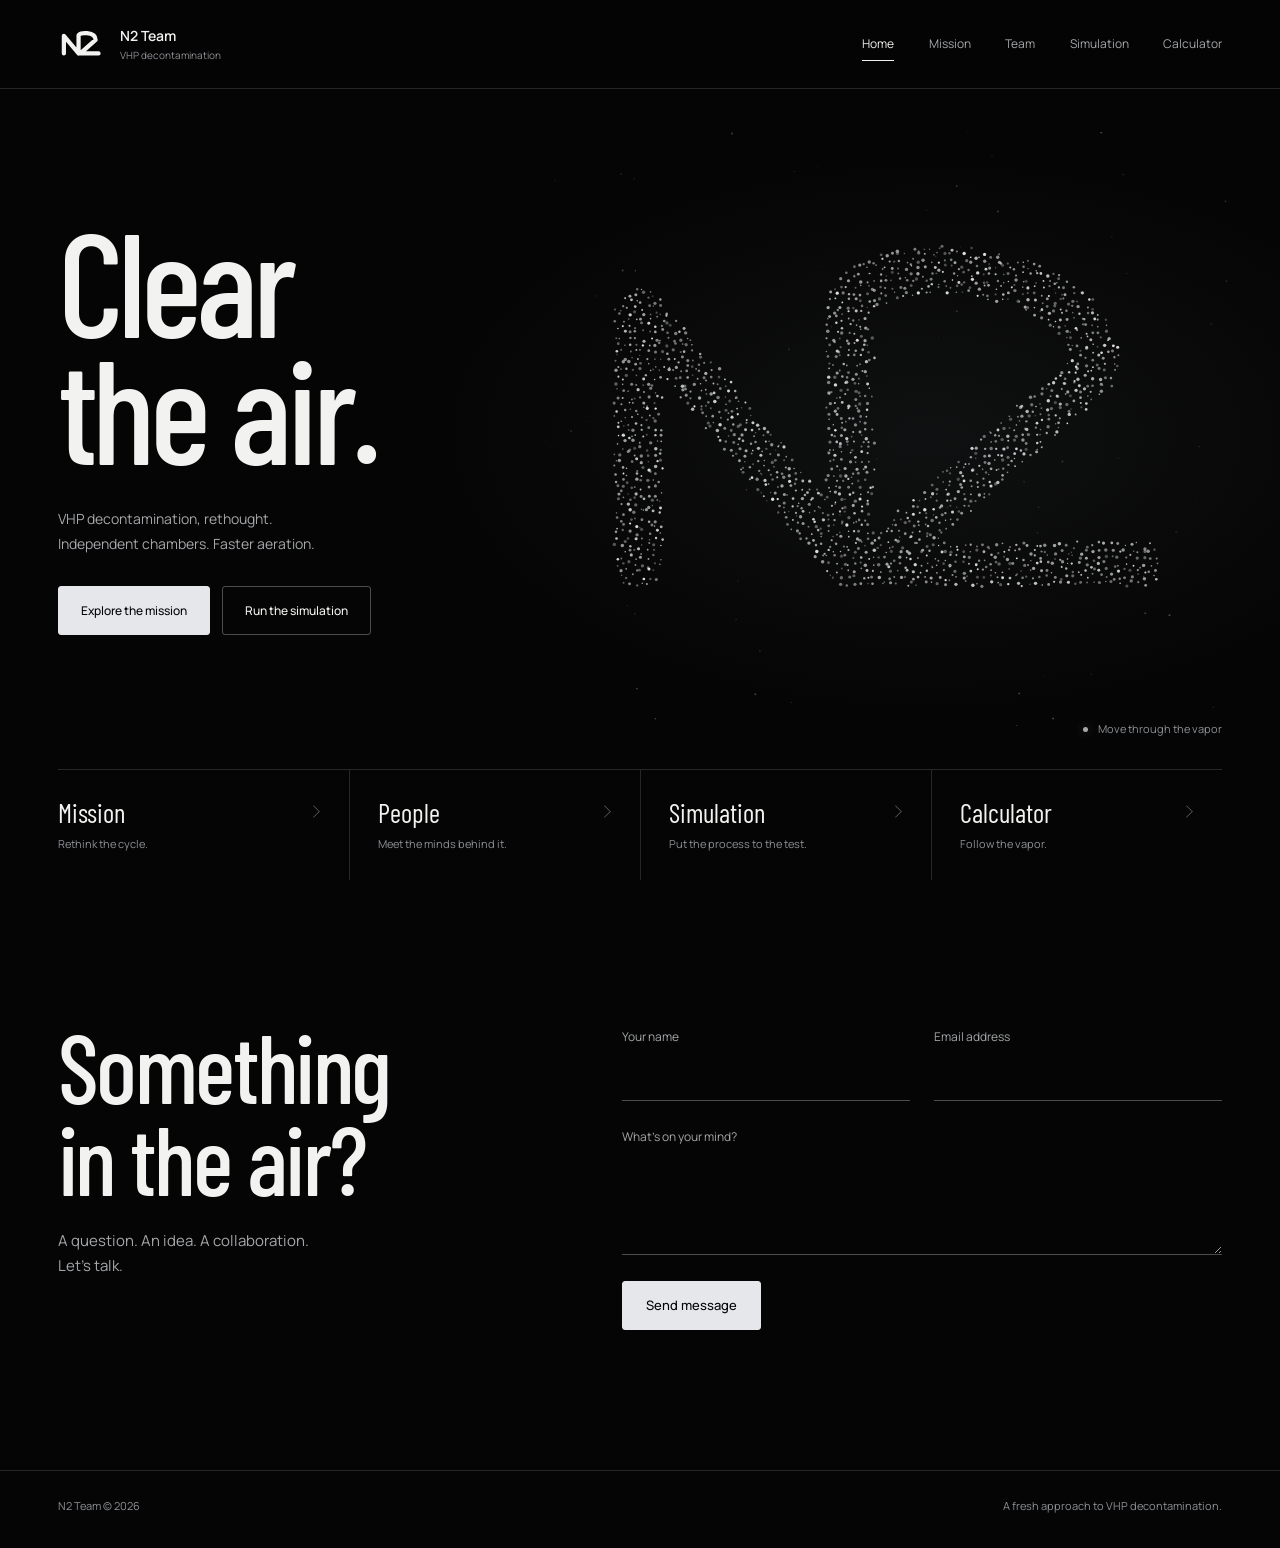
<file: index.html>
<!doctype html>
<html lang="en">
<head>
  <meta charset="utf-8">
  <meta name="viewport" content="width=device-width, initial-scale=1">
  <meta name="theme-color" content="#050505">
  <title>N2 Team — Clear the air.</title>
  <meta name="description" content="VHP decontamination, rethought. Meet N2: independent batch chambers, faster aeration, and the research behind them.">
  <link rel="preconnect" href="https://fonts.googleapis.com">
  <link rel="preconnect" href="https://fonts.gstatic.com" crossorigin>
  <link rel="stylesheet" href="assets/css/styles.css">
<link rel="icon" type="image/svg+xml" href="assets/images/favicon.svg">
</head>
<body class="home-page">
<a class="skip-link" href="#main">Skip to content</a>
<header class="site-header">
  <div class="container">
    <nav class="nav" aria-label="Main">
      <a class="brand" href="index.html" aria-label="N2 Team home">
        <svg class="nav-logo" viewBox="0 0 400 240" aria-hidden="true">
          <path d="M 50 200 L 50 50 L 175 200 L 175 50 C 175 15 320 15 320 85 L 190 200 L 345 200" fill="none" stroke="currentColor" stroke-width="36" stroke-linecap="round" stroke-linejoin="round"/>
        </svg>
        <span>N2 Team<small>VHP decontamination</small></span>
      </a>
      <button class="nav-toggle" data-nav-toggle aria-expanded="false" aria-controls="navLinks">Menu</button>
      <div class="nav-links" id="navLinks" data-nav-links>
        <a href="index.html">Home</a>
        <a href="mission.html">Mission</a>
        <a href="team.html">Team</a>
        <a href="v4_continuous_vs_batch_animation.html">Simulation</a>
        <a href="evaporation_calculator.html">Calculator</a>
      </div>
    </nav>
  </div>
</header>

<main id="main">
  <section class="splash" aria-labelledby="splash-title">
    <div class="container splash-grid">
      <div class="splash-copy">
        <h1 class="splash-title" id="splash-title"><span>Clear</span><span>the air.</span></h1>
        <p class="splash-line">VHP decontamination, rethought.<br>Independent chambers. Faster aeration.</p>
        <div class="cta-row">
          <a class="btn primary" href="mission.html">Explore the mission</a>
          <a class="btn" href="v4_continuous_vs_batch_animation.html">Run the simulation</a>
        </div>
      </div>
      <div class="particle-stage">
        <div class="hero-mark" data-particle-logo aria-hidden="true">
          <svg viewBox="0 0 400 240" xmlns="http://www.w3.org/2000/svg">
            <path d="M 50 200 L 50 50 L 175 200 L 175 50 C 175 15 320 15 320 85 L 190 200 L 345 200" fill="none" stroke-width="29" stroke-linecap="round" stroke-linejoin="round"/>
          </svg>
        </div>
        <p class="particle-caption" aria-hidden="true"><span class="pointer-caption">Move through the vapor</span><span class="touch-caption">Touch the vapor</span></p>
      </div>
    </div>
    <nav class="container destination-strip" aria-label="Explore N2">
      <a class="destination" href="mission.html"><span class="destination-title">Mission</span><span class="destination-note">Rethink the cycle.</span></a>
      <a class="destination" href="team.html"><span class="destination-title">People</span><span class="destination-note">Meet the minds behind it.</span></a>
      <a class="destination" href="v4_continuous_vs_batch_animation.html"><span class="destination-title">Simulation</span><span class="destination-note">Put the process to the test.</span></a>
      <a class="destination" href="evaporation_calculator.html"><span class="destination-title">Calculator</span><span class="destination-note">Follow the vapor.</span></a>
    </nav>
  </section>

  <section class="contact-section" id="contact" aria-labelledby="contact-title">
    <div class="container contact-block">
      <div class="contact-intro">
        <h2 id="contact-title">Something<br>in the air?</h2>
        <p>A question. An idea. A collaboration.<br>Let's talk.</p>
      </div>
      <form id="contact-form" class="contact-form" action="https://formsubmit.co/keil.alex@outlook.com" method="POST">
        <input type="hidden" name="_subject" value="New contact via N2 website">
        <input type="hidden" name="_template" value="table">
        <input type="hidden" name="_captcha" value="false">
        <input type="text" name="_honey" tabindex="-1" autocomplete="off" class="hp" aria-hidden="true">
        <div class="contact-row">
          <div class="contact-field">
            <label class="field-label" for="cf-name">Your name</label>
            <input id="cf-name" name="name" type="text" required autocomplete="name">
          </div>
          <div class="contact-field">
            <label class="field-label" for="cf-email">Email address</label>
            <input id="cf-email" name="email" type="email" required autocomplete="email">
          </div>
        </div>
        <div class="contact-field">
          <label class="field-label" for="cf-message">What's on your mind?</label>
          <textarea id="cf-message" name="message" rows="3" required></textarea>
        </div>
        <div class="contact-actions">
          <button class="btn primary" type="submit" id="cf-submit">Send message</button>
          <p class="contact-status" id="cf-status" role="status" aria-live="polite"></p>
        </div>
      </form>
    </div>
  </section>
</main>

<footer>
  <div class="container">
    <div class="tiny">N2 Team &copy; <span data-year></span></div>
    <div class="tiny">A fresh approach to VHP decontamination.</div>
  </div>
</footer>
<script src="assets/js/main.js"></script>
<script>
  /* Contact form: AJAX submit via FormSubmit, native fallback if JS fails. */
  (function(){
    const form = document.getElementById('contact-form');
    if (!form) return;
    const status = document.getElementById('cf-status');
    const submit = document.getElementById('cf-submit');

    function setStatus(msg, cls){
      status.textContent = msg;
      status.classList.remove('ok', 'err');
      if (cls) status.classList.add(cls);
    }

    form.addEventListener('submit', async (e) => {
      if (form._honey && form._honey.value) { e.preventDefault(); return; }

      // Native validation runs first (no `novalidate`), so the form is valid here.
      e.preventDefault();

      const data = new FormData(form);
      const endpoint = form.action.replace('formsubmit.co/', 'formsubmit.co/ajax/');

      submit.disabled = true;
      setStatus('Sending');

      try {
        const res  = await fetch(endpoint, {
          method: 'POST',
          headers: { 'Accept': 'application/json' },
          body: data
        });
        const json = await res.json().catch(() => ({}));
        if (res.ok && (json.success === 'true' || json.success === true)){
          form.reset();
          setStatus('Sent. Thanks, we will come back to you.', 'ok');
        } else {
          setStatus('Could not send. Please try again.', 'err');
        }
      } catch (err) {
        setStatus('Network error. Please try again.', 'err');
      } finally {
        submit.disabled = false;
      }
    });
  })();
</script>
</body>
</html>
</file>
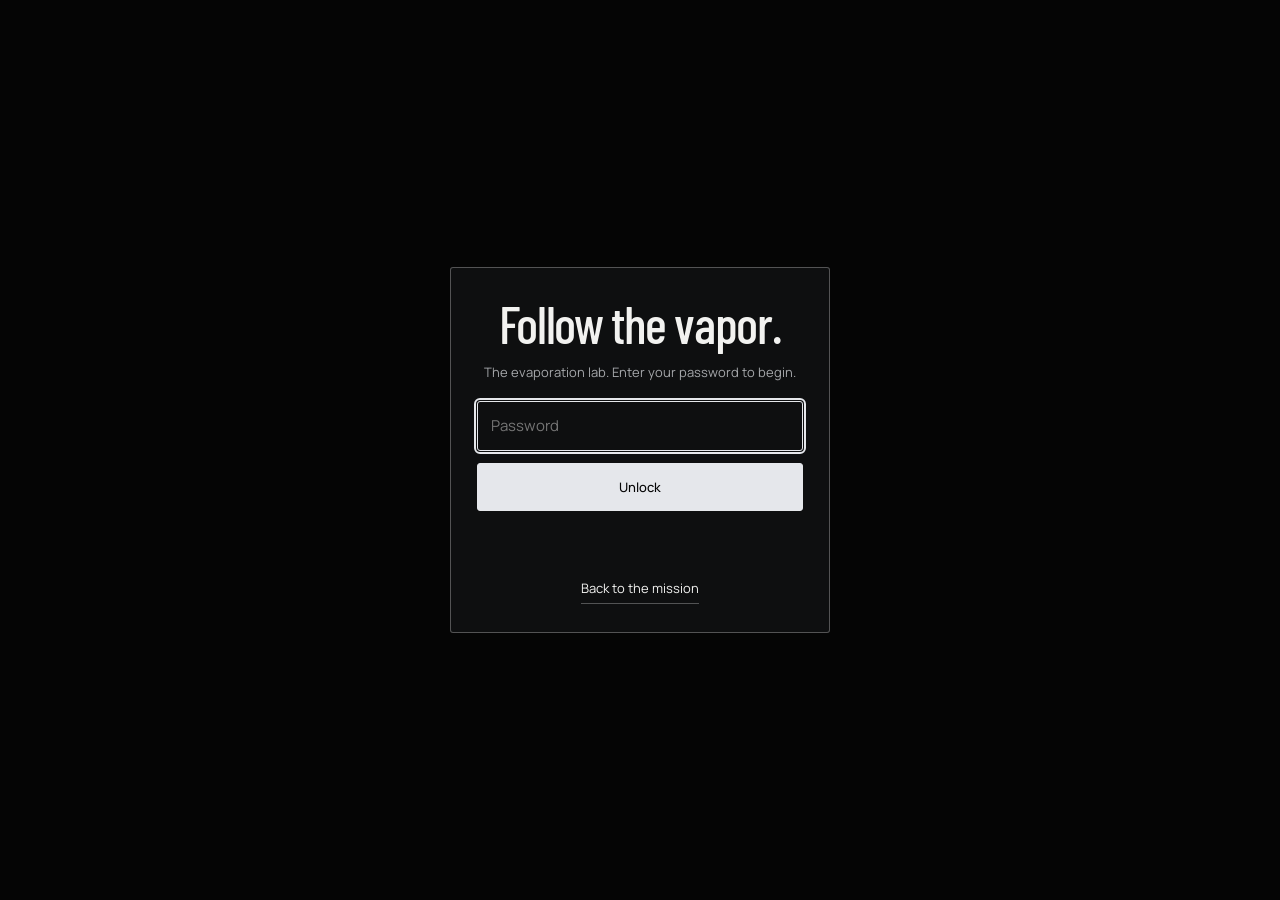
<file: evaporation_calculator.html>
<!doctype html>
<html lang="en">
<head>
  <meta charset="utf-8" />
  <meta name="viewport" content="width=device-width, initial-scale=1" />
  <meta name="theme-color" content="#000000" />
  <title>H₂O₂ Evaporation Calculator — VHP Decontamination</title>
  <meta name="description" content="Interactive H2O2/H2O evaporation rate calculator — Hertz-Knudsen and boundary-layer flux models with time-stepping simulation." />
  <link rel="stylesheet" href="assets/css/styles.css" />
  <style>
    /* page-specific layout for the calculator */
    .calc-grid{
      display: grid;
      grid-template-columns: minmax(0, 1fr) minmax(0, 1.1fr);
      gap: 20px;
      align-items: start;
    }
    @media (max-width: 980px){
      .calc-grid{ grid-template-columns: 1fr; }
    }
    .calc-panel{
      background: var(--panel);
      border: 1px solid var(--border);
      border-radius: var(--radius);
      padding: 18px 18px 16px;
    }
    .calc-panel + .calc-panel{ margin-top: 16px; }
    .calc-panel h3{
      margin: 0 0 12px;
      font-size: 15px;
      font-weight: 600;
      color: var(--brand);
    }
    .row{
      display: grid;
      grid-template-columns: minmax(0, 1fr) minmax(0, 1fr);
      gap: 10px 18px;
    }
    .field{
      display: flex;
      flex-direction: column;
      gap: 4px;
      min-width: 0; /* let the grid track actually shrink to 1fr */
    }
    .field label{
      font-size: 12.5px;
      color: var(--muted);
    }
    .field .input-wrap{
      display: flex;
      align-items: center;
      gap: 6px;
      min-width: 0;
    }
    .field input[type="number"]{
      flex: 1 1 0;
      width: 100%;
      min-width: 0;
      background: var(--panel);
      border: 1px solid var(--border-strong);
      color: var(--text);
      border-radius: var(--radius);
      padding: 8px 10px;
      font-family: inherit;
      font-size: 15px;
      font-variant-numeric: tabular-nums;
    }
    .field input[type="number"]:focus{
      outline: 2px solid var(--brand);
      outline-offset: 1px;
    }
    .field input[disabled]{ opacity: .5; }
    .field .unit{
      flex: 0 0 auto;
      font-size: 12px;
      color: var(--subtle);
      white-space: nowrap;
    }
    .radio-list{
      display: flex;
      flex-wrap: wrap;
      gap: 8px 12px;
    }
    .radio-list label{
      display: inline-flex;
      align-items: center;
      gap: 6px;
      padding: 6px 10px;
      border: 1px solid var(--border-strong);
      border-radius: var(--radius);
      font-size: 13px;
      cursor: pointer;
      background: var(--panel-2);
    }
    .radio-list input{ accent-color: var(--brand); }
    .radio-list label:has(input:checked){
      border-color: var(--brand);
      background: var(--brand-tint);
      color: var(--text);
    }
    .check-row{
      display: flex;
      align-items: center;
      gap: 8px;
      margin-top: 10px;
      font-size: 13px;
      color: var(--muted);
    }
    .check-row input{ accent-color: var(--brand); }
    .btn-row{
      display: flex;
      flex-wrap: wrap;
      gap: 10px;
      margin-top: 6px;
    }
    .results-box{
      background: var(--panel-2);
      border: 1px solid var(--border-strong);
      border-radius: var(--radius-sm);
      padding: 12px 14px;
      /* the one place a monospaced face is justified: this is a
         preformatted numeric dump whose columns must line up */
      font-family: var(--mono);
      font-size: 12.5px;
      line-height: 1.55;
      color: var(--text);
      white-space: pre-wrap;
      max-height: 300px;
      overflow: auto;
    }
    .chart-wrap{
      background: var(--panel);
      border: 1px solid var(--border-strong);
      border-radius: var(--radius-sm);
      padding: 8px;
    }
    canvas{ display: block; width: 100%; height: auto; }
    .legend{
      display: flex;
      flex-wrap: wrap;
      gap: 12px;
      padding: 6px 4px 2px;
      font-size: 12px;
      color: var(--muted);
    }
    .legend .swatch{
      display: inline-block;
      width: 12px; height: 12px;
      vertical-align: middle;
      border-radius: 0;
      margin-right: 6px;
    }
    .note{
      font-size: 12.5px;
      color: var(--subtle);
      margin-top: 8px;
    }
    .kpi-grid{
      display: grid;
      grid-template-columns: repeat(2, minmax(0, 1fr));
      gap: 10px;
      margin-top: 6px;
    }
    .kpi{
      background: var(--panel-2);
      border: 1px solid var(--border);
      border-radius: var(--radius);
      padding: 10px 12px;
    }
    .kpi .label{
      font-size: 13px;
      color: var(--muted);
    }
    .kpi .value{
      font-size: 20px;
      font-weight: 600;
      color: var(--text);
      margin-top: 2px;
      font-variant-numeric: tabular-nums;
    }
    .kpi .sub{
      font-size: 12.5px;
      color: var(--subtle);
    }
    /* ---- password gate ---- */
    body.locked > *:not(#pw-gate){ display: none !important; }
    body:not(.locked) #pw-gate{ display: none; }
    #pw-gate{
      position: fixed; inset: 0; z-index: 9999;
      display: flex; align-items: center; justify-content: center;
      padding: 24px;
      background: var(--bg);
    }
    .pw-card{
      width: min(380px, 100%);
      background: var(--panel);
      border: 1px solid var(--border-strong);
      border-radius: var(--radius);
      padding: 28px 26px;
      text-align: center;
    }
    .pw-card h2{ margin: 0 0 10px; font-size: clamp(36px, 5vw, 52px); font-weight: 500; }
    .pw-back{ display: inline-block; margin-top: 20px; font-size: 13px; }
    .model-notes{ max-width: 65ch; margin-top: 20px; font-size: 14px; color: var(--muted); }
    .model-notes summary{ cursor: pointer; width: fit-content; color: var(--text); padding: 6px 0; }
    .model-notes p{ font-size: 14px; margin-top: 8px; }
    .calc-grid > *{ min-width: 0; }
    @media (max-width: 480px){
      .row{ grid-template-columns: 1fr; }
      .kpi-grid{ grid-template-columns: 1fr; }
      .btn-row .btn{ flex: 1 1 auto; }
    }
    .pw-card p{ margin: 0 0 18px; font-size: 13px; color: var(--muted); }
    .pw-card form{ display: flex; flex-direction: column; gap: 12px; }
    .pw-card input{
      width: 100%; box-sizing: border-box;
      background: var(--panel);
      border: 1px solid var(--border-strong);
      color: var(--text);
      border-radius: var(--radius);
      padding: 11px 13px;
      font: inherit;
    }
    .pw-card input:focus-visible{
      outline: 2px solid var(--brand);
      outline-offset: 1px;
      border-color: var(--brand);
    }
    .pw-err{ min-height: 1.2em; margin: 0; font-size: 13px; color: var(--warn); }
  </style>
<link rel="icon" type="image/svg+xml" href="assets/images/favicon.svg">
</head>

<body class="locked calculator-page">

  <div id="pw-gate" role="dialog" aria-modal="true" aria-labelledby="pw-title">
    <div class="pw-card">
      <h2 id="pw-title">Follow the vapor.</h2>
      <p>The evaporation lab. Enter your password to begin.</p>
      <form id="pw-form">
        <input id="pw-input" type="password" autocomplete="current-password"
               placeholder="Password" aria-label="Password" autofocus>
        <button class="btn primary" type="submit">Unlock</button>
        <p class="pw-err" id="pw-err" role="alert" aria-live="polite"></p>
      </form>
      <a class="pw-back xref" href="mission.html">Back to the mission</a>
    </div>
  </div>

  <script>
    /* Client-side gate. This only deters casual access — the page content
       is still delivered to the browser and can be reached via dev tools.
       Only the SHA-256 of the password is stored here, never the plaintext. */
    (function(){
      var HASH = 'afd6843f52dc384590a97d144eeca3cfb4b6547b98a138b69b0e9e4fa8b67a0b';
      var KEY  = 'evapcalc-unlocked';
      var body = document.body;

      if (sessionStorage.getItem(KEY) === HASH){
        body.classList.remove('locked');
        return;
      }

      async function sha256(str){
        var buf = await crypto.subtle.digest('SHA-256', new TextEncoder().encode(str));
        return Array.from(new Uint8Array(buf))
          .map(function(b){ return b.toString(16).padStart(2, '0'); }).join('');
      }

      document.addEventListener('DOMContentLoaded', function(){
        var form  = document.getElementById('pw-form');
        var input = document.getElementById('pw-input');
        var err   = document.getElementById('pw-err');

        form.addEventListener('submit', async function(e){
          e.preventDefault();
          err.textContent = '';
          var h;
          try { h = await sha256(input.value); }
          catch(_){ err.textContent = 'Crypto unavailable — use HTTPS or localhost.'; return; }
          if (h === HASH){
            sessionStorage.setItem(KEY, HASH);
            body.classList.remove('locked');
          } else {
            err.textContent = 'Incorrect password.';
            input.select();
          }
        });
      });
    })();
  </script>

  <a class="skip-link" href="#main">Skip to content</a>

  <header class="site-header">
    <div class="container">
      <nav class="nav" aria-label="Main">
        <a class="brand" href="index.html">
          <svg class="nav-logo" viewBox="0 0 400 240" aria-hidden="true">
            <path d="M 50 200 L 50 50 L 175 200 L 175 50 C 175 15 320 15 320 85 L 190 200 L 345 200"
                  fill="none" stroke="currentColor" stroke-width="36"
                  stroke-linecap="round" stroke-linejoin="round"/>
          </svg>
          <span>
            N2 Team
            <small>VHP decontamination</small>
          </span>
        </a>

        <button class="nav-toggle" data-nav-toggle aria-expanded="false" aria-controls="navLinks">
          Menu
        </button>

        <div class="nav-links" id="navLinks" data-nav-links>
          <a href="index.html">Home</a>
          <a href="mission.html">Mission</a>
          <a href="team.html">Team</a>
          <a href="v4_continuous_vs_batch_animation.html">Simulation</a>
          <a href="evaporation_calculator.html">Calculator</a>
        </div>

      </nav>
    </div>
  </header>

  <main id="main">
    <section class="hero">
      <div class="container">
        <h1>Follow the vapor.</h1>
        <p class="lede">Model H₂O₂ / H₂O evaporation. Change the conditions. Watch the liquid evolve.</p>
        <details class="model-notes">
          <summary>About the model</summary>
          <p>Free-film evaporation into humid air. Vapour pressures use Giguère–Maass (H₂O₂) and Tetens (H₂O), with Margules activity coefficients. Choose Hertz–Knudsen or one of three boundary-layer flux models below.</p>
        </details>
      </div>
    </section>

    <section class="section">
      <div class="container">
        <div class="calc-grid">

          <!-- ============ LEFT: INPUTS ============ -->
          <div>
            <div class="calc-panel">
              <h3>Flux model</h3>
              <div class="radio-list" role="radiogroup" aria-label="Calculation mode">
                <label><input type="radio" name="mode" value="A" checked> A · Hertz-Knudsen</label>
                <label><input type="radio" name="mode" value="B"> B · Stefan / Fick</label>
                <label><input type="radio" name="mode" value="C"> C · Wilke D<sub>eff</sub></label>
                <label><input type="radio" name="mode" value="D"> D · Krishna-Standart</label>
              </div>
            </div>

            <div class="calc-panel">
              <h3>Starting conditions</h3>
              <div class="row">
                <div class="field">
                  <label for="T_liq">Liquid temperature T<sub>liq</sub></label>
                  <div class="input-wrap">
                    <input id="T_liq" type="number" step="0.1" value="25">
                    <span class="unit">°C</span>
                  </div>
                </div>
                <div class="field">
                  <label for="P_ref">Reference pressure P<sub>ref</sub></label>
                  <div class="input-wrap">
                    <input id="P_ref" type="number" step="100" value="101325">
                    <span class="unit">Pa</span>
                  </div>
                </div>
                <div class="field">
                  <label for="T_air">Air temperature T<sub>air</sub></label>
                  <div class="input-wrap">
                    <input id="T_air" type="number" step="0.1" value="25">
                    <span class="unit">°C</span>
                  </div>
                </div>
                <div class="field">
                  <label for="RH">Initial relative humidity</label>
                  <div class="input-wrap">
                    <input id="RH" type="number" step="1" min="0" max="100" value="50">
                    <span class="unit">%</span>
                  </div>
                </div>
                <div class="field">
                  <label for="wt_H2O2">H₂O₂ weight fraction</label>
                  <div class="input-wrap">
                    <input id="wt_H2O2" type="number" step="0.5" min="0" max="100" value="30">
                    <span class="unit">wt %</span>
                  </div>
                </div>
                <div class="field">
                  <label for="f_N2">N₂ volume fraction</label>
                  <div class="input-wrap">
                    <input id="f_N2" type="number" step="0.01" min="0" max="1" value="0">
                    <span class="unit">vol fr</span>
                  </div>
                </div>
              </div>
            </div>

            <div class="calc-panel">
              <h3>N₂ injection</h3>
              <div class="radio-list" role="radiogroup" aria-label="N2 injection method">
                <label><input type="radio" name="n2mode" value="I" checked> I · Isobaric replacement (P fixed)</label>
                <label><input type="radio" name="n2mode" value="II"> II · Pressurisation (P rises)</label>
              </div>
            </div>

            <div class="calc-panel">
              <h3>Boundary layer <small style="text-transform:none;color:var(--subtle);font-weight:500">(modes B/C/D)</small></h3>
              <div class="row">
                <div class="field">
                  <label for="U_air">Air velocity U</label>
                  <div class="input-wrap">
                    <input id="U_air" type="number" step="0.1" min="0" value="0.5">
                    <span class="unit">m/s</span>
                  </div>
                </div>
                <div class="field">
                  <label for="delta_man">Manual δ override</label>
                  <div class="input-wrap">
                    <input id="delta_man" type="number" step="0.1" min="0" value="5.0" disabled>
                    <span class="unit">mm</span>
                  </div>
                </div>
              </div>
              <div class="check-row">
                <input id="delta_override" type="checkbox">
                <label for="delta_override">Manually override boundary-layer thickness δ<sub>eff</sub></label>
              </div>
              <div class="note">U = 0 selects natural convection (δ<sub>eff</sub> ≈ 5 mm fallback).</div>
            </div>

            <div class="btn-row">
              <button class="btn primary" id="btn-calc">Calculate t = 0</button>
              <button class="btn primary" id="btn-run">Run simulation</button>
              <button class="btn secondary" id="btn-csv">Export CSV</button>
            </div>
          </div>

          <!-- ============ RIGHT: RESULTS ============ -->
          <div>
            <div class="calc-panel">
              <h3>Instantaneous flux (t = 0)</h3>
              <div class="kpi-grid">
                <div class="kpi">
                  <div class="label">H₂O₂ flux</div>
                  <div class="value" id="kpi-flux1">— mol/m²·s</div>
                  <div class="sub" id="kpi-gmin1">— g/min</div>
                </div>
                <div class="kpi">
                  <div class="label">H₂O flux</div>
                  <div class="value" id="kpi-flux2">— mol/m²·s</div>
                  <div class="sub" id="kpi-gmin2">— g/min</div>
                </div>
              </div>
              <div class="results-box" id="static-out" style="margin-top:12px">Calculate the initial flux to see the results.</div>
            </div>

            <div class="calc-panel">
              <h3>Dynamic simulation (0 – 3600 s)</h3>
              <div class="chart-wrap">
                <canvas id="chart-mass" width="640" height="280"></canvas>
              </div>
              <div class="legend">
                <span><span class="swatch" style="background:var(--brand)"></span>H₂O₂ mass (g)</span>
                <span><span class="swatch" style="background:var(--brand-2)"></span>H₂O mass (g)</span>
                <span><span class="swatch" style="background:var(--brand-3)"></span>Total (g)</span>
              </div>
              <div class="chart-wrap" style="margin-top:10px">
                <canvas id="chart-wt" width="640" height="220"></canvas>
              </div>
              <div class="legend">
                <span><span class="swatch" style="background:var(--brand-2)"></span>Liquid H₂O₂ wt %</span>
              </div>
              <div class="note">
                Initial film: 1 mm depth × 100 cm² (≈ 11 g of 30 wt % solution).
                Integration: explicit RK4, 300 steps over 1 h.
              </div>
            </div>
          </div>

        </div>
      </div>
    </section>
  </main>

  <footer>
    <div class="container">
      <div class="tiny">N2 Team &middot; VHP decontamination project &middot; <span data-year></span></div>
      <div class="tiny">
        <a href="index.html">Home</a> &middot;
        <a href="mission.html">Mission</a> &middot;
        <a href="team.html">Team</a> &middot;
        <a href="v4_continuous_vs_batch_animation.html">Simulation</a>
      </div>
    </div>
  </footer>

  <script src="assets/js/main.js"></script>
  <script>
  /* ================================================================
     EvapCalculator — JS port of EvapCalculatorAp_v15.py
     Physics: Giguere-Maass H2O2 vp, Tetens H2O vp, Margules activity,
     Hertz-Knudsen or boundary-layer flux; RK4 mass-balance over 1 h.
     ================================================================ */
  (function(){
    // ---- shared physical constants (mirrors Python) ----
    const R_gas      = 8.314;
    const A_surf     = 100e-4;          // m² (10×10 cm)
    const M1         = 34.015e-3;       // kg/mol H2O2
    const M2         = 18.015e-3;       // kg/mol H2O
    const A12m       = -0.40;           // Margules
    const A21m       = -0.22;
    const H2O2_pref  = 5.0 * 133.322;   // Pa (5 mmHg @ 30 °C)
    const H2O2_Tref  = 303.15;          // K
    const H2O2_HvR   = 11590;           // K (ΔHvap / R)

    // ---- DOM helpers ----
    const $ = id => document.getElementById(id);
    const getNum = id => parseFloat($(id).value);
    const radioVal = name => document.querySelector(`input[name="${name}"]:checked`).value;

    // override checkbox enables manual delta entry
    $('delta_override').addEventListener('change', e => {
      $('delta_man').disabled = !e.target.checked;
    });

    // ---- read all inputs into a state object ----
    function readState(){
      return {
        T_liq    : getNum('T_liq') + 273.15,
        T_air    : getNum('T_air') + 273.15,
        wt_H2O2  : getNum('wt_H2O2') / 100.0,
        P_ref    : getNum('P_ref'),
        RH       : getNum('RH') / 100.0,
        f_N2     : getNum('f_N2'),
        mode     : radioVal('mode'),
        n2_mode  : radioVal('n2mode'),
        U_air    : getNum('U_air'),
        d_over   : $('delta_override').checked,
        delta_m  : getNum('delta_man') / 1000.0
      };
    }

    // ---- thermodynamics (given liquid wt% and T) ----
    function thermo(T_liq, T_air, wt, RH){
      // mole fractions in liquid
      let x1;
      if (wt <= 0)      x1 = 0.0;
      else if (wt >= 1) x1 = 1.0;
      else {
        const n1 = wt / M1;
        const n2 = (1 - wt) / M2;
        x1 = n1 / (n1 + n2);
      }
      const x2 = 1 - x1;

      // pure-component vapor pressures
      const p1_pure = H2O2_pref * Math.exp(-H2O2_HvR * (1/T_liq - 1/H2O2_Tref));
      const Tc      = T_liq - 273.15;
      const p2_pure = 610.78 * Math.exp(17.27 * Tc / (Tc + 237.3));

      // Margules activity coefficients
      const gamma1 = Math.exp(x2*x2 * (A12m + 2*(A21m - A12m)*x1));
      const gamma2 = Math.exp(x1*x1 * (A21m + 2*(A12m - A21m)*x2));

      // surface partial pressures (modified Raoult)
      const p1_surf = x1 * gamma1 * p1_pure;
      const p2_surf = x2 * gamma2 * p2_pure;

      // bulk gas
      const Tac = T_air - 273.15;
      const p2_pure_air = 610.78 * Math.exp(17.27 * Tac / (Tac + 237.3));
      const p2_bulk = RH * p2_pure_air;
      const p1_bulk = 0.0;

      return { x1, x2, p1_pure, p2_pure, gamma1, gamma2, p1_surf, p2_surf, p1_bulk, p2_bulk };
    }

    // ---- flux kernel: returns [flux1, flux2] in mol/m²/s ----
    function fluxes(state, th){
      const { mode, T_liq, T_air, U_air, d_over, delta_m } = state;
      const { p1_surf, p2_surf, p1_bulk, p2_bulk } = th;
      let f1 = 0, f2 = 0;

      if (mode === 'A'){
        // Hertz-Knudsen, alpha = 1
        const d1 = Math.sqrt(2 * Math.PI * M1 * R_gas * T_liq);
        const d2 = Math.sqrt(2 * Math.PI * M2 * R_gas * T_liq);
        f1 = (p1_surf - p1_bulk) / d1;
        f2 = (p2_surf - p2_bulk) / d2;
      } else {
        // B/C/D: simple boundary-layer film
        let delta_eff;
        if (d_over){
          delta_eff = delta_m;
        } else {
          const L = 0.1, nu = 1.5e-5;
          const Re = U_air * L / nu;
          delta_eff = (Re > 0) ? (4.64 * L / Math.sqrt(Re)) : 0.005;
        }
        const D1_air = 1.3e-5;
        const D2_air = 2.4e-5;
        const kg1 = D1_air / delta_eff;
        const kg2 = D2_air / delta_eff;
        f1 = (kg1 / (R_gas * T_air)) * (p1_surf - p1_bulk);
        f2 = (kg2 / (R_gas * T_air)) * (p2_surf - p2_bulk);
      }
      return [f1, f2];
    }

    // ===============================================================
    // STATIC CALCULATION (t = 0)
    // ===============================================================
    function doCalculate(){
      const s = readState();
      const th = thermo(s.T_liq, s.T_air, s.wt_H2O2, s.RH);
      const [f1, f2] = fluxes(s, th);

      // mol/m²/s → g/min over A_surf (100 cm²)
      const g1 = f1 * M1 * 1000 * 60 * A_surf;
      const g2 = f2 * M2 * 1000 * 60 * A_surf;

      $('kpi-flux1').textContent = `${f1.toExponential(3)} mol/m²·s`;
      $('kpi-flux2').textContent = `${f2.toExponential(3)} mol/m²·s`;
      $('kpi-gmin1').textContent = `${g1.toFixed(5)} g/min`;
      $('kpi-gmin2').textContent = `${g2.toFixed(5)} g/min`;

      const lines = [
        `Thermodynamic state`,
        `  x_H2O2 = ${th.x1.toFixed(4)},  x_H2O = ${th.x2.toFixed(4)}`,
        `  γ_H2O2 = ${th.gamma1.toFixed(3)},  γ_H2O = ${th.gamma2.toFixed(3)}`,
        `  p_H2O2,sat = ${th.p1_pure.toFixed(2)} Pa`,
        `  p_H2O,sat  = ${th.p2_pure.toFixed(2)} Pa`,
        ``,
        `Surface partial pressures`,
        `  p_H2O2 = ${th.p1_surf.toFixed(2)} Pa`,
        `  p_H2O  = ${th.p2_surf.toFixed(2)} Pa`,
        ``,
        `Bulk gas partial pressures`,
        `  p_H2O2 = ${th.p1_bulk.toFixed(2)} Pa`,
        `  p_H2O  = ${th.p2_bulk.toFixed(2)} Pa`,
        ``,
        `Stage-1 fluxes (mode ${s.mode})`,
        `  H2O2 : ${f1.toExponential(4)} mol/m²·s   |  ${g1.toFixed(6)} g/min`,
        `  H2O  : ${f2.toExponential(4)} mol/m²·s   |  ${g2.toFixed(6)} g/min`
      ];
      $('static-out').textContent = lines.join('\n');
    }

    // ===============================================================
    // DYNAMIC SIMULATION (0 → 3600 s, RK4)
    // ===============================================================
    let simResult = null;

    function dYdt(t, Y, s){
      let [m1, m2] = Y;
      m1 = Math.max(0, m1);
      m2 = Math.max(0, m2);
      if (m1 + m2 <= 1e-9) return [0, 0];

      // local mole fractions → effective wt%
      const n1 = m1 / M1, n2 = m2 / M2;
      const x1 = n1 / (n1 + n2);
      const wt_eff = (m1) / (m1 + m2);

      // build thermo with current liquid composition
      const th = thermo(s.T_liq, s.T_air, wt_eff, s.RH);
      const [f1, f2] = fluxes(s, th);

      // dm/dt = -flux · M · A
      return [-f1 * M1 * A_surf, -f2 * M2 * A_surf];
    }

    function rk4(f, t0, t1, Y0, nSteps, s){
      const dt = (t1 - t0) / nSteps;
      const ts = new Array(nSteps + 1);
      const ys = new Array(nSteps + 1);
      ts[0] = t0;
      ys[0] = Y0.slice();

      for (let i = 0; i < nSteps; i++){
        const t = ts[i];
        const Y = ys[i];
        const k1 = f(t,         Y,                                       s);
        const k2 = f(t + dt/2, [Y[0] + dt/2 * k1[0], Y[1] + dt/2 * k1[1]], s);
        const k3 = f(t + dt/2, [Y[0] + dt/2 * k2[0], Y[1] + dt/2 * k2[1]], s);
        const k4 = f(t + dt,   [Y[0] + dt   * k3[0], Y[1] + dt   * k3[1]], s);
        const Yn = [
          Y[0] + dt/6 * (k1[0] + 2*k2[0] + 2*k3[0] + k4[0]),
          Y[1] + dt/6 * (k1[1] + 2*k2[1] + 2*k3[1] + k4[1])
        ];
        ts[i+1] = t + dt;
        ys[i+1] = [Math.max(0, Yn[0]), Math.max(0, Yn[1])];
      }
      return { ts, ys };
    }

    function runSimulation(){
      const s = readState();

      // initial film: 1 mm × A_surf, ρ ≈ 1100 kg/m³ for 30 wt%
      const rho   = 1100.0;
      const V0    = 1e-3 * A_surf;        // m³
      const m_tot = rho * V0;             // kg
      const m1_0  = m_tot * s.wt_H2O2;
      const m2_0  = m_tot * (1 - s.wt_H2O2);

      const sol = rk4(dYdt, 0, 3600, [m1_0, m2_0], 300, s);
      simResult = sol;

      drawCharts(sol);
    }

    // ===============================================================
    // CSV EXPORT
    // ===============================================================
    function exportCSV(){
      if (!simResult){
        alert('No simulation data — click "Run simulation" first.');
        return;
      }
      const { ts, ys } = simResult;
      const rows = [['Time (s)', 'Time (min)', 'H2O2 Mass (g)', 'H2O Mass (g)', 'Total Mass (g)', 'H2O2 wt%']];
      for (let i = 0; i < ts.length; i++){
        const tSec = ts[i];
        const m1g = ys[i][0] * 1000;
        const m2g = ys[i][1] * 1000;
        const mt  = m1g + m2g;
        const wp  = mt > 1e-6 ? (m1g / mt) * 100 : 0;
        rows.push([
          tSec.toFixed(2),
          (tSec/60).toFixed(4),
          m1g.toFixed(6),
          m2g.toFixed(6),
          mt.toFixed(6),
          wp.toFixed(4)
        ]);
      }
      const csv = rows.map(r => r.join(',')).join('\n');
      const blob = new Blob([csv], { type: 'text/csv;charset=utf-8' });
      const url = URL.createObjectURL(blob);
      const a = document.createElement('a');
      a.href = url;
      a.download = `evap_simulation_${Date.now()}.csv`;
      document.body.appendChild(a);
      a.click();
      document.body.removeChild(a);
      URL.revokeObjectURL(url);
    }

    // ===============================================================
    // CANVAS PLOTTING
    // ===============================================================
    function fitCanvas(canvas){
      const dpr = window.devicePixelRatio || 1;
      const w = canvas.clientWidth;
      const h = parseInt(canvas.getAttribute('height'), 10);
      canvas.width  = Math.round(w * dpr);
      canvas.height = Math.round(h * dpr);
      const ctx = canvas.getContext('2d');
      ctx.setTransform(dpr, 0, 0, dpr, 0, 0);
      return { ctx, w, h };
    }

    // Charts take their ink from the stylesheet, so a theme change
    // (light paper / dark stock) carries through to the plots.
    function ink(){
      const cs = getComputedStyle(document.documentElement);
      const v  = n => cs.getPropertyValue(n).trim();
      return {
        axis:  v('--chart-axis') || 'rgba(240,236,229,.38)',
        grid:  v('--chart-grid') || 'rgba(240,236,229,.08)',
        label: v('--muted')      || '#a8a196',
        s1:    v('--brand')      || '#e0742f',
        s2:    v('--brand-2')    || '#4fc0ad',
        s3:    v('--brand-3')    || '#7fa8e0'
      };
    }

    function drawAxes(ctx, w, h, pad, xMax, yMax, xLabel, yLabel){
      const c = ink();
      ctx.strokeStyle = c.axis;
      ctx.lineWidth = 1;
      ctx.fillStyle = c.label;
      ctx.font = '11px ui-monospace, Menlo, Consolas, monospace';

      // box
      ctx.strokeRect(pad.l, pad.t, w - pad.l - pad.r, h - pad.t - pad.b);

      // gridlines: 5 vertical, 5 horizontal
      ctx.strokeStyle = c.grid;
      for (let i = 1; i < 5; i++){
        const x = pad.l + (w - pad.l - pad.r) * i / 5;
        ctx.beginPath(); ctx.moveTo(x, pad.t); ctx.lineTo(x, h - pad.b); ctx.stroke();
        const y = pad.t + (h - pad.t - pad.b) * i / 5;
        ctx.beginPath(); ctx.moveTo(pad.l, y); ctx.lineTo(w - pad.r, y); ctx.stroke();
      }

      // tick labels
      ctx.fillStyle = c.label;
      ctx.textAlign = 'center';
      for (let i = 0; i <= 5; i++){
        const x = pad.l + (w - pad.l - pad.r) * i / 5;
        const v = xMax * i / 5;
        ctx.fillText(v.toFixed(0), x, h - pad.b + 14);
      }
      ctx.textAlign = 'right';
      for (let i = 0; i <= 5; i++){
        const y = h - pad.b - (h - pad.t - pad.b) * i / 5;
        const v = yMax * i / 5;
        ctx.fillText(v.toFixed(2), pad.l - 6, y + 4);
      }

      // axis labels
      ctx.fillStyle = c.label;
      ctx.textAlign = 'center';
      ctx.fillText(xLabel, pad.l + (w - pad.l - pad.r)/2, h - 4);
      ctx.save();
      ctx.translate(12, pad.t + (h - pad.t - pad.b)/2);
      ctx.rotate(-Math.PI/2);
      ctx.fillText(yLabel, 0, 0);
      ctx.restore();
    }

    function plotSeries(ctx, xs, ys, pad, w, h, xMax, yMax, color){
      ctx.strokeStyle = color;
      ctx.lineWidth = 2;
      ctx.beginPath();
      const plotW = w - pad.l - pad.r;
      const plotH = h - pad.t - pad.b;
      for (let i = 0; i < xs.length; i++){
        const x = pad.l + (xs[i] / xMax) * plotW;
        const y = pad.t + (1 - ys[i] / yMax) * plotH;
        if (i === 0) ctx.moveTo(x, y);
        else         ctx.lineTo(x, y);
      }
      ctx.stroke();
    }

    function drawCharts(sol){
      const { ts, ys } = sol;
      const tMin = ts.map(t => t / 60);
      const m1g  = ys.map(y => y[0] * 1000);
      const m2g  = ys.map(y => y[1] * 1000);
      const mt   = m1g.map((v, i) => v + m2g[i]);
      const wt   = m1g.map((v, i) => mt[i] > 1e-6 ? (v / mt[i]) * 100 : 0);

      const xMax  = 60;                       // minutes
      const yMaxM = Math.max(...mt) * 1.1 || 1;

      // chart 1: masses
      const c1 = $('chart-mass');
      const f1 = fitCanvas(c1);
      f1.ctx.clearRect(0, 0, f1.w, f1.h);
      const pad1 = { l: 56, r: 14, t: 12, b: 28 };
      drawAxes(f1.ctx, f1.w, f1.h, pad1, xMax, yMaxM, 'Time (min)', 'Mass (g)');
      plotSeries(f1.ctx, tMin, m1g, pad1, f1.w, f1.h, xMax, yMaxM, ink().s1);
      plotSeries(f1.ctx, tMin, m2g, pad1, f1.w, f1.h, xMax, yMaxM, ink().s2);
      plotSeries(f1.ctx, tMin, mt,  pad1, f1.w, f1.h, xMax, yMaxM, ink().s3);

      // chart 2: wt%
      const c2 = $('chart-wt');
      const f2 = fitCanvas(c2);
      f2.ctx.clearRect(0, 0, f2.w, f2.h);
      const pad2 = { l: 56, r: 14, t: 12, b: 28 };
      drawAxes(f2.ctx, f2.w, f2.h, pad2, xMax, 100, 'Time (min)', 'H₂O₂ wt %');
      plotSeries(f2.ctx, tMin, wt, pad2, f2.w, f2.h, xMax, 100, ink().s2);
    }

    // redraw existing simulation on window resize (responsive canvas)
    let resizeRaf = null;
    window.addEventListener('resize', () => {
      if (!simResult) return;
      if (resizeRaf) cancelAnimationFrame(resizeRaf);
      resizeRaf = requestAnimationFrame(() => drawCharts(simResult));
    });

    // ---- wire up buttons ----
    $('btn-calc').addEventListener('click', doCalculate);
    $('btn-run').addEventListener('click', runSimulation);
    $('btn-csv').addEventListener('click', exportCSV);

    // initial draw so canvases aren't blank
    doCalculate();
  })();
  </script>
</body>
</html>
</file>
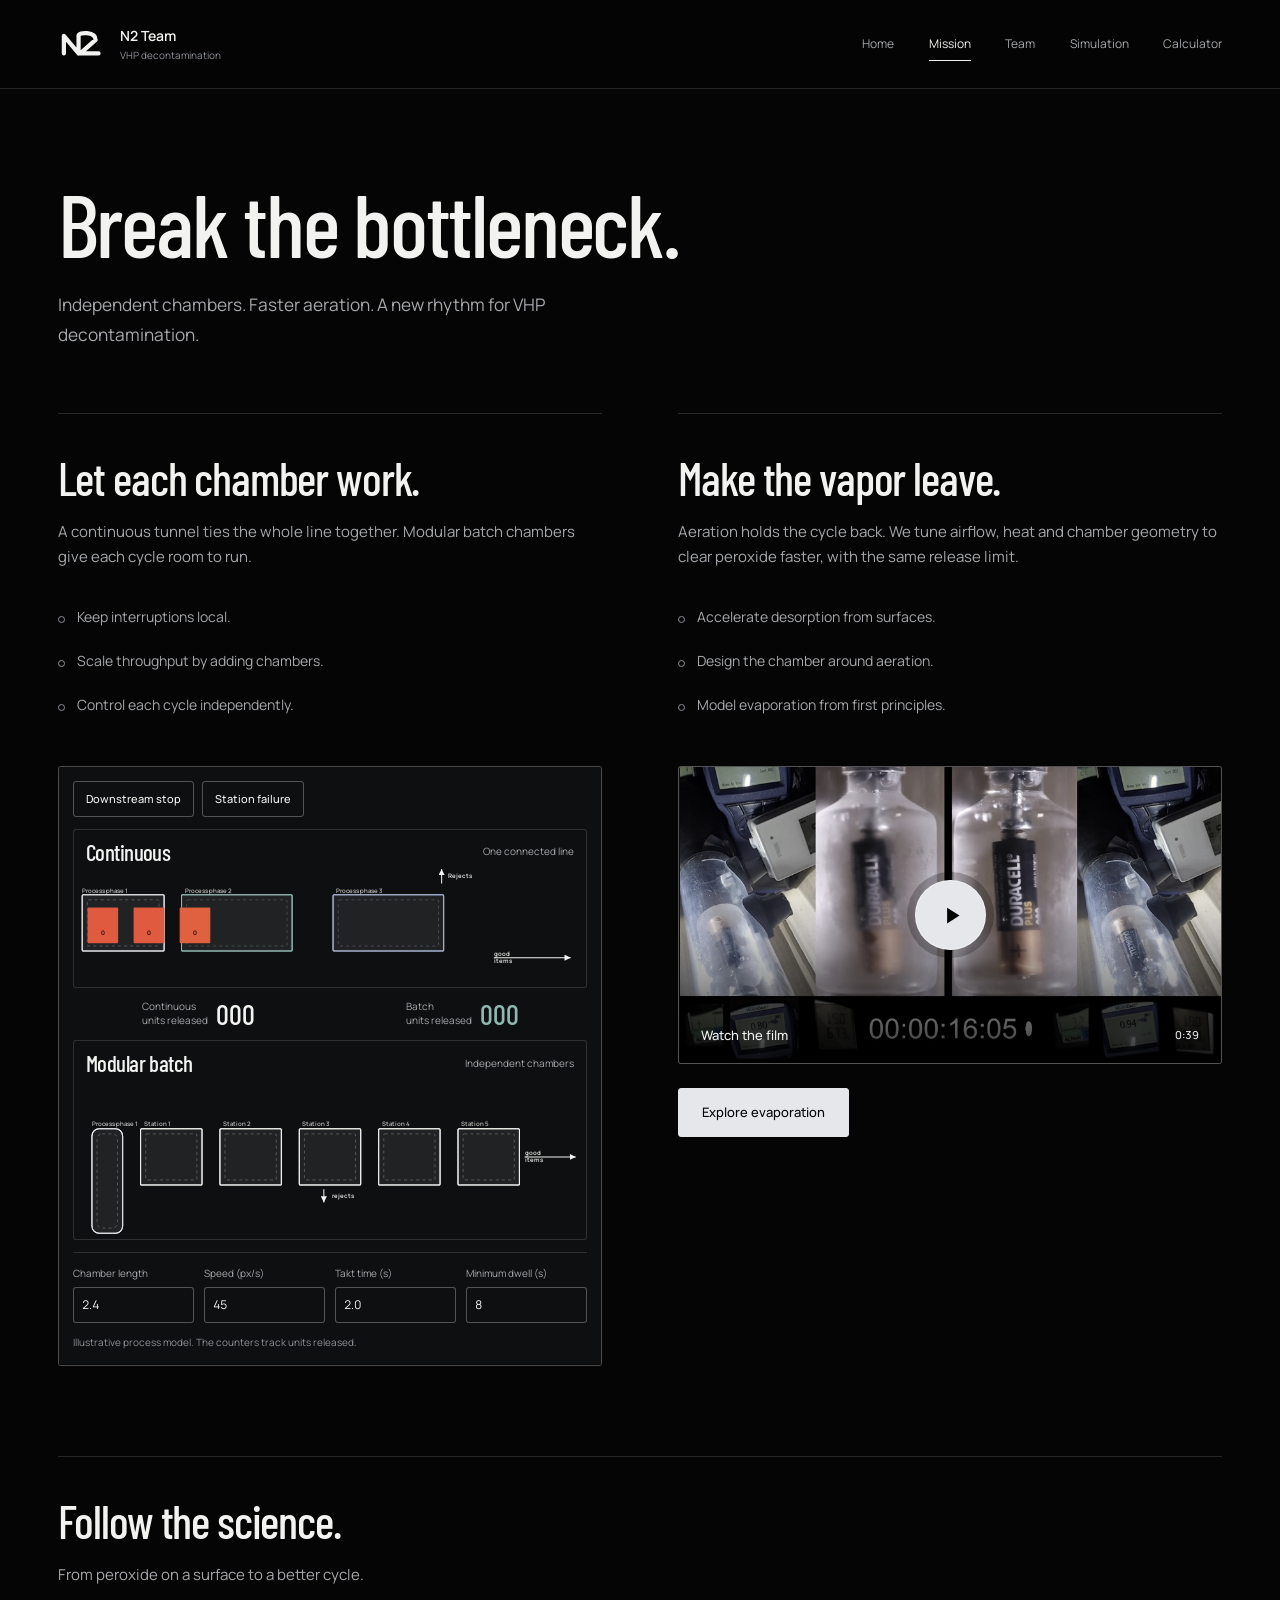
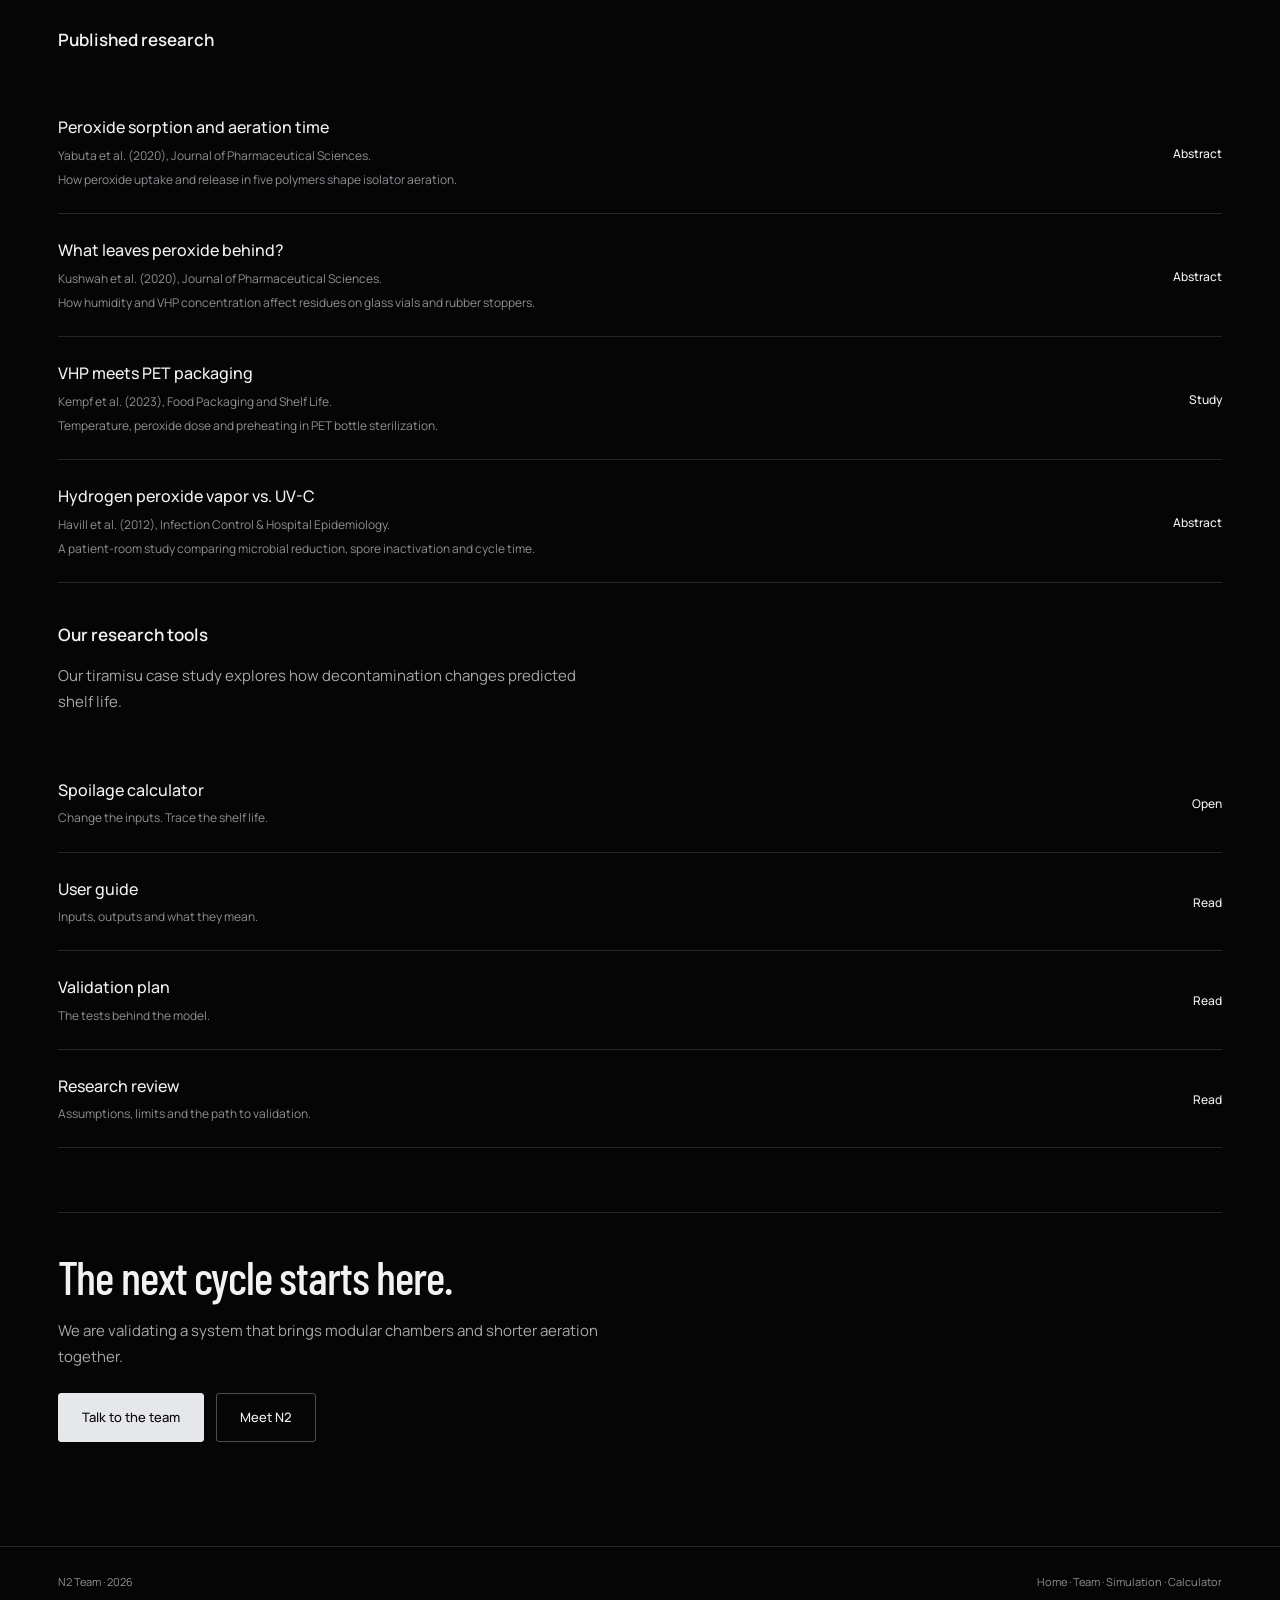
<file: mission.html>
<!doctype html>
<html lang="en">
<head>
  <meta charset="utf-8" />
  <meta name="viewport" content="width=device-width, initial-scale=1" />
  <meta name="theme-color" content="#000000" />
  <title>Mission — N2 Team</title>
  <meta name="description" content="Two changes to the VHP cycle: modular batch chambers in place of a continuous tunnel, and an aeration phase rebuilt to reach low residual H2O2 faster." />
  <link rel="stylesheet" href="assets/css/styles.css?v=mission-embed-4" />
  <link rel="stylesheet" href="assets/css/film.css?v=3" />
  <link rel="stylesheet" href="assets/css/mission.css?v=1" />
<link rel="icon" type="image/svg+xml" href="assets/images/favicon.svg">
</head>

<body class="mission-page">
<a class="skip-link" href="#main">Skip to content</a>

<header class="site-header">
  <div class="container">
    <nav class="nav" aria-label="Main">
      <a class="brand" href="index.html">
        <svg class="nav-logo" viewBox="0 0 400 240" aria-hidden="true">
          <path d="M 50 200 L 50 50 L 175 200 L 175 50 C 175 15 320 15 320 85 L 190 200 L 345 200"
                fill="none" stroke="currentColor" stroke-width="36"
                stroke-linecap="round" stroke-linejoin="round"/>
        </svg>
        <span>
          N2 Team
          <small>VHP decontamination</small>
        </span>
      </a>

      <button class="nav-toggle" data-nav-toggle aria-expanded="false" aria-controls="navLinks">
        Menu
      </button>

      <div class="nav-links" id="navLinks" data-nav-links>
        <a href="index.html">Home</a>
        <a href="mission.html">Mission</a>
        <a href="team.html">Team</a>
        <a href="v4_continuous_vs_batch_animation.html">Simulation</a>
        <a href="evaporation_calculator.html">Calculator</a>
      </div>
    </nav>
  </div>
</header>

<main id="main">
  <section class="hero">
    <div class="container">
      <h1>Break the bottleneck.</h1>
      <p class="lede">Independent chambers. Faster aeration. A new rhythm for VHP decontamination.</p>
    </div>
  </section>

  <section class="section">
    <div class="container">
      <div class="mission-grid">
        <article class="sec">
          <div class="mission-copy">
          <h2>Let each chamber work.</h2>
          <p>A continuous tunnel ties the whole line together. Modular batch chambers give each cycle room to run.</p>
          <ul class="list">
            <li>Keep interruptions local.</li>
            <li>Scale throughput by adding chambers.</li>
            <li>Control each cycle independently.</li>
          </ul>
          </div>
          <div class="mission-media simulation-embed" id="batch-tool">
            <iframe src="v4_continuous_vs_batch_animation.html?embed=1" title="Interactive continuous versus batch process simulation" loading="lazy" width="100%" height="640" data-simulation-frame></iframe>
          </div>
        </article>

        <article class="sec">
          <div class="mission-copy">
          <h2>Make the vapor leave.</h2>
          <p>Aeration holds the cycle back. We tune airflow, heat and chamber geometry to clear peroxide faster, with the same release limit.</p>
          <ul class="list">
            <li>Accelerate desorption from surfaces.</li>
            <li>Design the chamber around aeration.</li>
            <li>Model evaporation from first principles.</li>
          </ul>
          </div>
          <div class="mission-media mission-film">
          <div class="film-preview" data-film-preview>
            <video controls playsinline preload="none" poster="assets/images/video_30sec_poster.jpg" aria-label="N2 decontamination experiment film" tabindex="0">
              <source src="assets/images/video_30sec.mp4" type="video/mp4">
              <a href="assets/images/video_30sec.mp4">Watch the decontamination film</a>
            </video>
            <button class="film-play" type="button" aria-label="Play the N2 decontamination film">
              <span class="film-play-icon" aria-hidden="true"><svg viewBox="0 0 24 24" width="27" height="27"><path d="M9 5v14l11-7z" fill="currentColor"/></svg></span>
              <span class="film-play-caption">Watch the film <span class="film-duration">0:39</span></span>
            </button>
          </div>
          <p class="film-status small-note" data-film-status role="status" aria-live="polite"></p>
          <div class="film-actions">
            <a class="btn primary" href="evaporation_calculator.html">Explore evaporation</a>
          </div>
          </div>
        </article>
      </div>

      <section class="sec research-links">
        <h2>Follow the science.</h2>
        <p>From peroxide on a surface to a better cycle.</p>
        <h3 class="research-subheading">Published research</h3>
        <table class="docref" aria-label="Published VHP research">
          <tbody>
            <tr>
              <td>
                <a class="ref" href="https://pubmed.ncbi.nlm.nih.gov/32504629/" target="_blank" rel="noopener noreferrer">Peroxide sorption and aeration time</a>
                <span class="desc">Yabuta et al. (2020), Journal of Pharmaceutical Sciences.</span>
                <span class="desc">How peroxide uptake and release in five polymers shape isolator aeration.</span>
              </td>
              <td><a class="ref" href="https://pubmed.ncbi.nlm.nih.gov/32504629/" target="_blank" rel="noopener noreferrer" aria-label="View the polymer sorption study on PubMed (opens in a new tab)">Abstract</a></td>
            </tr>
            <tr>
              <td>
                <a class="ref" href="https://pubmed.ncbi.nlm.nih.gov/32353452/" target="_blank" rel="noopener noreferrer">What leaves peroxide behind?</a>
                <span class="desc">Kushwah et al. (2020), Journal of Pharmaceutical Sciences.</span>
                <span class="desc">How humidity and VHP concentration affect residues on glass vials and rubber stoppers.</span>
              </td>
              <td><a class="ref" href="https://pubmed.ncbi.nlm.nih.gov/32353452/" target="_blank" rel="noopener noreferrer" aria-label="View the VHP residue study on PubMed (opens in a new tab)">Abstract</a></td>
            </tr>
            <tr>
              <td>
                <a class="ref" href="https://portal.fis.tum.de/en/publications/influencing-parameters-of-vaporized-hydrogen-peroxide-on-the-ster/" target="_blank" rel="noopener noreferrer">VHP meets PET packaging</a>
                <span class="desc">Kempf et al. (2023), Food Packaging and Shelf Life.</span>
                <span class="desc">Temperature, peroxide dose and preheating in PET bottle sterilization.</span>
              </td>
              <td><a class="ref" href="https://portal.fis.tum.de/en/publications/influencing-parameters-of-vaporized-hydrogen-peroxide-on-the-ster/" target="_blank" rel="noopener noreferrer" aria-label="View the PET bottle study at the Technical University of Munich (opens in a new tab)">Study</a></td>
            </tr>
            <tr>
              <td>
                <a class="ref" href="https://pubmed.ncbi.nlm.nih.gov/22476278/" target="_blank" rel="noopener noreferrer">Hydrogen peroxide vapor vs. UV-C</a>
                <span class="desc">Havill et al. (2012), Infection Control &amp; Hospital Epidemiology.</span>
                <span class="desc">A patient-room study comparing microbial reduction, spore inactivation and cycle time.</span>
              </td>
              <td><a class="ref" href="https://pubmed.ncbi.nlm.nih.gov/22476278/" target="_blank" rel="noopener noreferrer" aria-label="View the vapor versus UV-C study on PubMed (opens in a new tab)">Abstract</a></td>
            </tr>
          </tbody>
        </table>

        <h3 class="research-subheading">Our research tools</h3>
        <p>Our tiramisu case study explores how decontamination changes predicted shelf life.</p>
        <table class="docref" aria-label="N2 research tools">
          <tbody>
            <tr>
              <td><a class="ref" href="Tiramisu_Calculator_v1_3.html">Spoilage calculator</a><span class="desc">Change the inputs. Trace the shelf life.</span></td>
              <td><a class="ref" href="Tiramisu_Calculator_v1_3.html" aria-label="Open the spoilage calculator">Open</a></td>
            </tr>
            <tr>
              <td><a class="ref" href="user_guide.html">User guide</a><span class="desc">Inputs, outputs and what they mean.</span></td>
              <td><a class="ref" href="user_guide.html" aria-label="Read the user guide">Read</a></td>
            </tr>
            <tr>
              <td><a class="ref" href="validation_plan.html">Validation plan</a><span class="desc">The tests behind the model.</span></td>
              <td><a class="ref" href="validation_plan.html" aria-label="Read the validation plan">Read</a></td>
            </tr>
            <tr>
              <td><a class="ref" href="validation%20plan%20da%20gpt.html">Research review</a><span class="desc">Assumptions, limits and the path to validation.</span></td>
              <td><a class="ref" href="validation%20plan%20da%20gpt.html" aria-label="Read the research review">Read</a></td>
            </tr>
          </tbody>
        </table>
      </section>

      <section class="sec mission-next">
        <h2>The next cycle starts here.</h2>
        <p>We are validating a system that brings modular chambers and shorter aeration together.</p>
        <div class="cta-row">
          <a class="btn primary" href="index.html#contact">Talk to the team</a>
          <a class="btn" href="team.html">Meet N2</a>
        </div>
      </section>
    </div>
  </section>
</main>

<footer class="footer">
  <div class="container">
    <div class="tiny">N2 Team &middot; <span data-year></span></div>
    <div class="tiny">
      <a href="index.html">Home</a> &middot;
      <a href="team.html">Team</a> &middot;
      <a href="v4_continuous_vs_batch_animation.html">Simulation</a> &middot;
      <a href="evaporation_calculator.html">Calculator</a>
    </div>
  </div>
</footer>

<script src="assets/js/main.js?v=mission-embed-4"></script>
<script src="assets/js/film.js?v=3"></script>
<script src="assets/js/mission.js?v=1"></script>
</body>
</html>
</file>
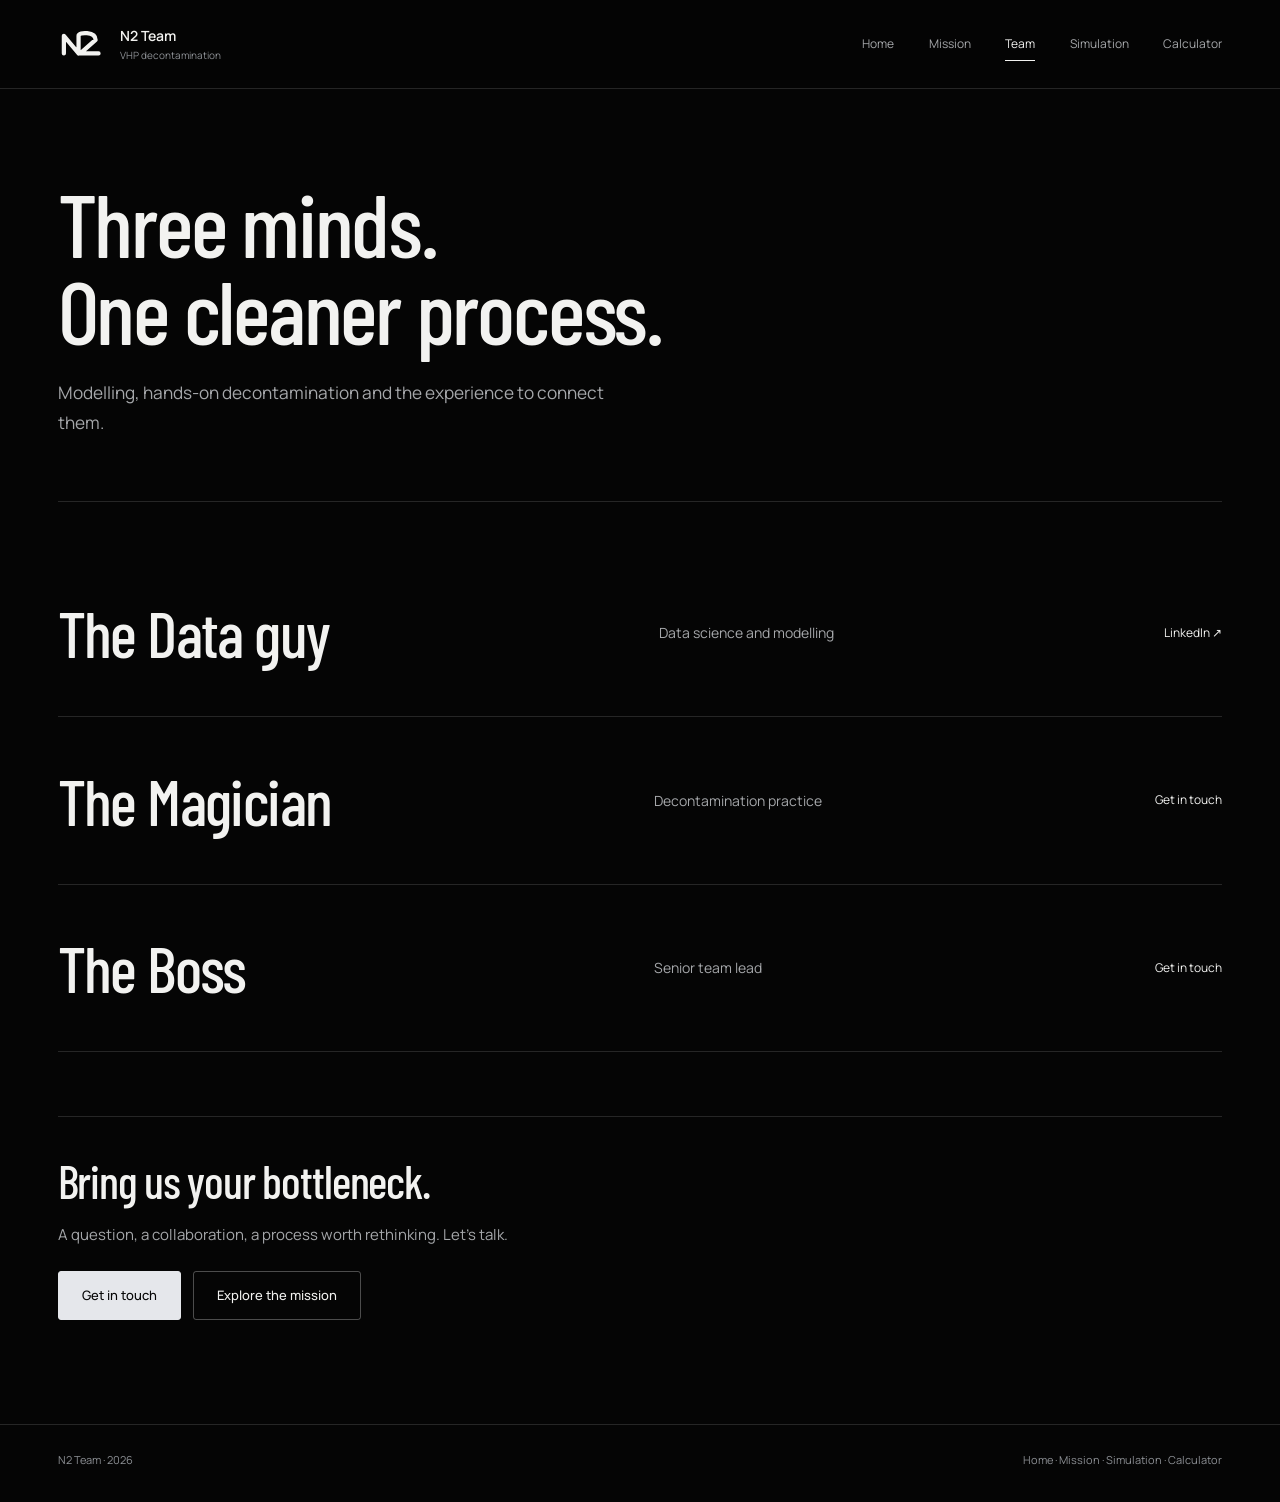
<file: team.html>
<!doctype html>
<html lang="en">
<head>
  <meta charset="utf-8" />
  <meta name="viewport" content="width=device-width, initial-scale=1" />
  <meta name="theme-color" content="#000000" />
  <title>Team — N2 Team</title>
  <meta name="description" content="Who works on the N2 VHP decontamination project: process engineering, fluid dynamics and decontamination practice." />
  <link rel="stylesheet" href="assets/css/styles.css" />
<link rel="icon" type="image/svg+xml" href="assets/images/favicon.svg">
</head>

<body class="team-page">
<a class="skip-link" href="#main">Skip to content</a>

<header class="site-header">
  <div class="container">
    <nav class="nav" aria-label="Main">
      <a class="brand" href="index.html">
        <svg class="nav-logo" viewBox="0 0 400 240" aria-hidden="true">
          <path d="M 50 200 L 50 50 L 175 200 L 175 50 C 175 15 320 15 320 85 L 190 200 L 345 200"
                fill="none" stroke="currentColor" stroke-width="36"
                stroke-linecap="round" stroke-linejoin="round"/>
        </svg>
        <span>
          N2 Team
          <small>VHP decontamination</small>
        </span>
      </a>

      <button class="nav-toggle" data-nav-toggle aria-expanded="false" aria-controls="navLinks">
        Menu
      </button>

      <div class="nav-links" id="navLinks" data-nav-links>
        <a href="index.html">Home</a>
        <a href="mission.html">Mission</a>
        <a href="team.html">Team</a>
        <a href="v4_continuous_vs_batch_animation.html">Simulation</a>
        <a href="evaporation_calculator.html">Calculator</a>
      </div>
    </nav>
  </div>
</header>

<main id="main">

  <section class="hero">
    <div class="container">
      <h1>Three minds.<br>One cleaner process.</h1>
      <p class="lede">Modelling, hands-on decontamination and the experience to connect them.</p>
    </div>
  </section>

  <section class="section">
    <div class="container">

      <div class="sec">
        <div class="roster">
          <div class="roster-row">
            <div class="who">The Data guy</div>
            <div class="what">Data science and modelling</div>
            <div class="contact">
              <a href="https://linkedin.com/in/alexkeil" target="_blank" rel="noopener">LinkedIn &#8599;</a>
            </div>
          </div>

          <div class="roster-row">
            <div class="who">The Magician</div>
            <div class="what">Decontamination practice</div>
            <div class="contact"><a href="index.html#contact">Get in touch</a></div>
          </div>

          <div class="roster-row">
            <div class="who">The Boss</div>
            <div class="what">Senior team lead</div>
            <div class="contact"><a href="index.html#contact">Get in touch</a></div>
          </div>
        </div>
      </div>

      <div class="sec">
        <h2>Bring us your bottleneck.</h2>
        <p>A question, a collaboration, a process worth rethinking. Let's talk.</p>
        <div class="cta-row">
          <a class="btn primary" href="index.html#contact">Get in touch</a>
          <a class="btn" href="mission.html">Explore the mission</a>
        </div>
      </div>

    </div>
  </section>
</main>

<footer class="footer">
  <div class="container">
    <div class="tiny">N2 Team &middot; <span data-year></span></div>
    <div class="tiny">
      <a href="index.html">Home</a> &middot;
      <a href="mission.html">Mission</a> &middot;
      <a href="v4_continuous_vs_batch_animation.html">Simulation</a> &middot;
      <a href="evaporation_calculator.html">Calculator</a>
    </div>
  </div>
</footer>

<script src="assets/js/main.js"></script>
</body>
</html>
</file>
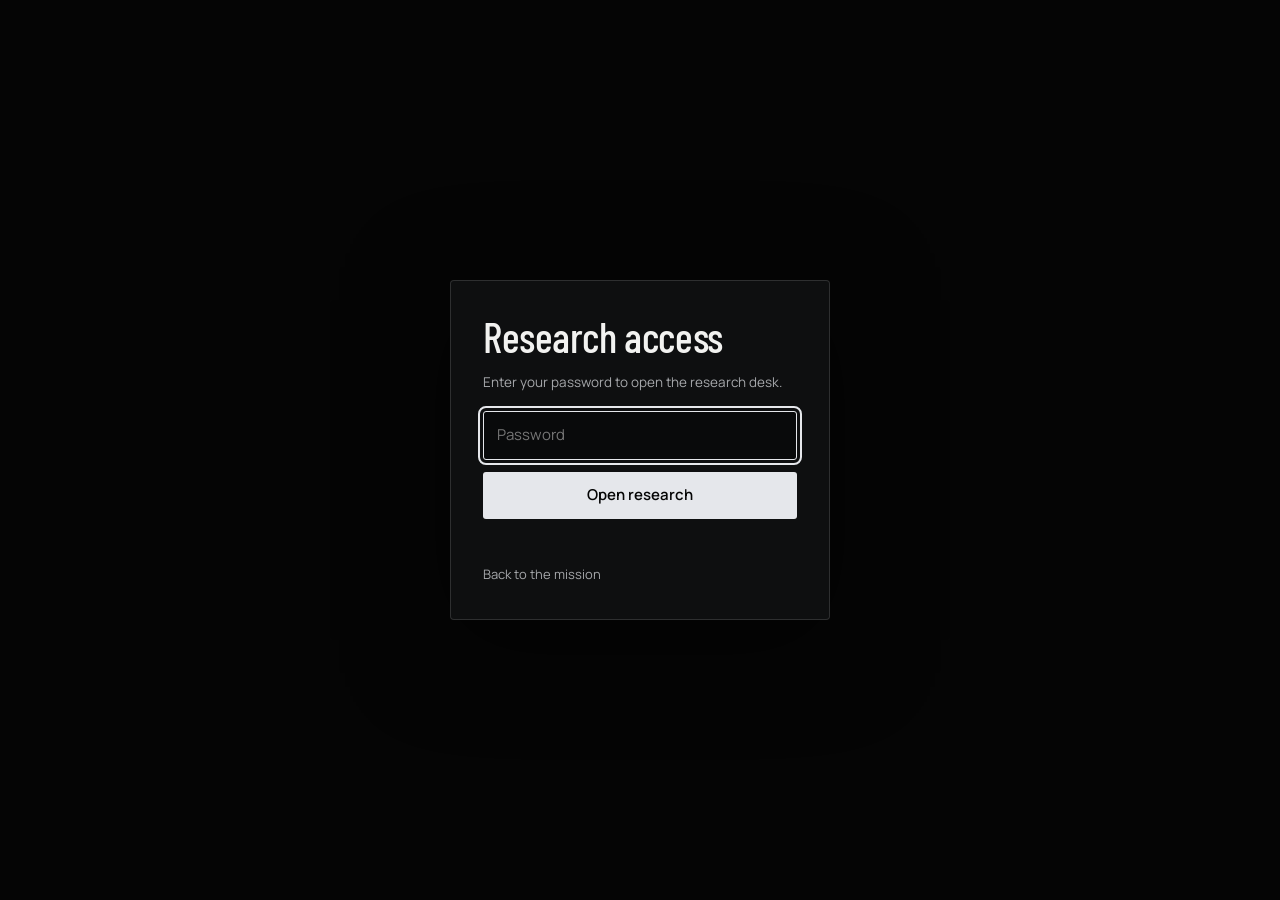
<file: Tiramisu_Calculator_v1_3.html>
<!DOCTYPE html>
<html lang="en">
<head>
<meta charset="utf-8">
<meta name="viewport" content="width=device-width,initial-scale=1">
<title>Tiramisù Spoilage Calculator · v1.3</title>
<link rel="preconnect" href="https://fonts.googleapis.com">
<link rel="preconnect" href="https://fonts.gstatic.com" crossorigin>
<link rel="stylesheet" href="assets/css/styles.css">
<style>
/* Theme tokens are shared with the main N2 site. */
*{box-sizing:border-box}
html,body{margin:0;padding:0}
body{background:var(--bg);color:var(--text);font-family:var(--sans);font-size:14.5px;line-height:1.55}

.wrap{max-width:1280px;margin:0 auto;padding:32px 24px 80px}

/* Header */
header.hero{margin-bottom:28px;padding-bottom:20px;border-bottom:1px solid var(--border)}
.eyebrow{font-family:var(--mono);font-size:11px;letter-spacing:2px;text-transform:uppercase;color:var(--accent);margin:0 0 8px}
h1{font-family:var(--serif);font-weight:500;font-size:42px;line-height:1.05;margin:0 0 6px;letter-spacing:-0.02em}
h1 em{font-style:italic;color:var(--accent)}
.subtitle{font-family:var(--serif);font-style:italic;color:var(--muted);font-size:17px;margin:0;max-width:60ch}

/* Top control bar */
.controls{
  background:var(--paper);border:1px solid var(--border);border-radius:8px;
  padding:14px 18px;margin:18px 0 24px;
  display:flex;flex-wrap:wrap;gap:14px;align-items:center;justify-content:space-between;
}
.controls .left{display:flex;flex-wrap:wrap;gap:14px;align-items:center}
.mode-toggle{display:flex;align-items:center;gap:8px;font-size:13px}
.mode-toggle input{accent-color:var(--accent)}
.mode-tri{display:flex;align-items:center;gap:10px;font-size:13px}
.mode-tri .mode-label{color:var(--muted);font-size:12px;letter-spacing:0.4px}
.seg{display:inline-flex;border:1px solid var(--border);border-radius:6px;overflow:hidden;background:var(--paper)}
.seg-opt{display:flex;align-items:center;cursor:pointer}
.seg-opt input{position:absolute;opacity:0;pointer-events:none}
.seg-opt span{padding:5px 10px;font-size:12px;color:var(--muted);transition:background 0.15s, color 0.15s;border-right:1px solid var(--border)}
.seg-opt:last-child span{border-right:none}
.seg-opt input:checked + span{background:var(--accent);color:#fff;font-weight:500}
.seg-opt:hover input:not(:checked) + span{background:var(--accent-soft);color:var(--accent)}
.btn{font-family:var(--sans);font-weight:600;font-size:13.5px;border:none;border-radius:6px;padding:9px 18px;cursor:pointer;transition:all .15s}
.btn-primary{background:var(--accent);color:#fff}
.btn-primary:hover{background:#7d3219}
.btn-secondary{background:var(--paper);color:var(--text);border:1px solid var(--border)}
.btn-secondary:hover{background:var(--accent-soft);border-color:var(--accent)}
.banner{
  font-size:13px;background:var(--warn-bg);color:#9a5400;padding:10px 14px;border-radius:6px;
  border-left:3px solid var(--warn-bd);margin-bottom:18px;
}
.banner.be{background:#fef0e6;color:#7c2d12;border-left-color:#c1272d}
.banner.realistic{background:#fefce8;color:#854d0e;border-left-color:#d97706}

/* Layout: two columns when wide */
.main-grid{display:grid;grid-template-columns:1fr;gap:24px}
@media(min-width:1100px){.main-grid{grid-template-columns:1fr 460px}}

/* Section panels */
.panel{
  background:var(--paper);border:1px solid var(--border);border-radius:10px;
  padding:18px 20px;margin-bottom:18px;
}
.panel h2{
  font-family:var(--serif);font-weight:500;font-size:20px;margin:0 0 14px;letter-spacing:-0.005em;
  display:flex;align-items:baseline;gap:10px;
}
.panel h2 .num{font-family:var(--mono);font-size:11px;color:var(--accent);letter-spacing:1.5px;font-weight:500}
.panel h3{font-family:var(--serif);font-weight:600;font-size:15px;color:var(--accent);margin:14px 0 6px}

/* Form fields */
.field-row{display:grid;grid-template-columns:1fr 130px;gap:10px;align-items:center;margin:6px 0;font-size:13px}
.field-row label{display:flex;align-items:center;gap:6px;color:var(--text)}
.field-row input[type="number"],.field-row input[type="text"],.field-row select{
  font-family:var(--mono);font-size:13px;padding:5px 9px;border:1px solid var(--border);
  border-radius:4px;background:#fff;width:100%;font-variant-numeric:tabular-nums;
}
.field-row input:focus,.field-row select:focus{outline:1px solid var(--accent);border-color:var(--accent)}
.field-row .units{font-family:var(--mono);font-size:10.5px;color:var(--muted);margin-left:6px}

/* Compartment table */
.comp-table{font-size:12.5px;width:100%;border-collapse:collapse;margin-top:6px}
.comp-table th,.comp-table td{border:1px solid var(--border);padding:5px 7px;text-align:left;vertical-align:middle}
.comp-table th{background:var(--accent-soft);font-weight:600;font-size:11px;text-transform:uppercase;letter-spacing:0.5px;color:var(--accent)}
.comp-table input{
  font-family:var(--mono);font-size:12px;padding:3px 5px;border:1px solid var(--border);
  border-radius:3px;background:#fff;width:100%;font-variant-numeric:tabular-nums;
}
.comp-table input[type="text"]{font-family:var(--sans)}
.comp-table .type-cell{font-size:10.5px;color:var(--muted);font-family:var(--mono)}
.comp-table col.c-name{width:16%}
.comp-table col.c-type{width:10%}
.comp-table col.c-mass{width:7%}
.comp-table col.c-area{width:7%}
.comp-table col.c-aw  {width:14%}
.comp-table col.c-ph  {width:8%}
.comp-table col.c-eth {width:8%}
.comp-table col.c-nmx {width:8%}
.comp-table col.c-nut {width:8%}

/* Preservatives grid */
.presv-grid{display:grid;grid-template-columns:120px repeat(3,1fr);gap:6px;font-size:12px;align-items:center;margin:6px 0}
.presv-grid .head{font-family:var(--mono);font-size:10.5px;color:var(--muted);letter-spacing:0.8px;text-transform:uppercase;padding-bottom:4px;border-bottom:1px solid var(--border)}
.presv-cell{display:flex;align-items:center;gap:5px;background:#fff;border:1px solid var(--border);border-radius:4px;padding:3px 6px}
.presv-cell input[type="checkbox"]{accent-color:var(--accent);margin:0}
.presv-cell input[type="number"]{font-family:var(--mono);font-size:11.5px;border:none;background:transparent;width:100%;font-variant-numeric:tabular-nums;padding:0}
.presv-cell input[type="number"]:focus{outline:none}
.presv-cell .ppm{font-size:9.5px;color:var(--muted);font-family:var(--mono)}

/* Ingredient table */
.ing-table{width:100%;border-collapse:collapse;font-size:12px;margin-top:6px}
.ing-table th,.ing-table td{border:1px solid var(--border);padding:4px 6px}
.ing-table th{background:var(--accent-soft);font-size:10.5px;text-transform:uppercase;letter-spacing:0.5px;color:var(--accent);font-weight:600}
.ing-table input{font-family:var(--mono);font-size:11.5px;padding:2px 5px;border:1px solid var(--border);border-radius:3px;background:#fff;width:100%;font-variant-numeric:tabular-nums}
.mass-warn{background:var(--warn-bg);color:#9a5400;font-size:11px;padding:6px 10px;border-radius:4px;margin-top:8px;border-left:3px solid var(--warn-bd)}

/* Info button (popup trigger) */
.info-btn{
  display:inline-flex;align-items:center;justify-content:center;
  width:16px;height:16px;border-radius:50%;border:1px solid var(--accent);
  background:transparent;color:var(--accent);font-size:10px;font-weight:600;
  font-family:var(--mono);cursor:pointer;padding:0;line-height:1;
  transition:all .12s;
}
.info-btn:hover{background:var(--accent);color:#fff}

/* Popover */
.popover-backdrop{
  display:none;position:fixed;inset:0;background:rgba(26,22,18,0.35);z-index:90;
}
.popover-backdrop.open{display:block}
.popover{
  display:none;position:fixed;background:var(--paper);border:1px solid var(--border);
  border-radius:8px;padding:0;width:380px;max-width:calc(100vw - 24px);
  box-shadow:0 4px 20px rgba(60,40,20,0.18);
  z-index:100;font-size:13.5px;line-height:1.55;
  max-height:calc(100vh - 24px);
  flex-direction:column;
}
.popover.open{display:flex}
.popover .pop-head{
  display:flex;align-items:center;justify-content:space-between;
  padding:11px 14px 9px;border-bottom:1px solid var(--border);
  background:linear-gradient(180deg,var(--accent-soft),var(--paper));
  border-radius:8px 8px 0 0;
  flex-shrink:0;
}
.popover .pop-head h4{margin:0;font-family:var(--serif);font-weight:600;font-size:15.5px;color:var(--accent);letter-spacing:-0.005em}
.popover .pop-close{background:transparent;border:none;font-size:18px;color:var(--muted);cursor:pointer;padding:0 4px;line-height:1}
.popover .pop-close:hover{color:var(--accent)}
.popover .pop-body{padding:12px 14px 14px;overflow-y:auto;flex:1 1 auto;min-height:0}
.popover .pop-body p{margin:6px 0}
.popover .pop-body p+p{margin-top:8px}
.popover .what::before{content:"What  ";font-family:var(--mono);font-size:9.5px;color:var(--accent);letter-spacing:1.2px;margin-right:2px;text-transform:uppercase;font-weight:600}
.popover .why::before{content:"Why  ";font-family:var(--mono);font-size:9.5px;color:var(--accent);letter-spacing:1.2px;margin-right:2px;text-transform:uppercase;font-weight:600}
.popover ul{padding-left:18px;margin:6px 0}
.popover li{margin:3px 0}
.popover .minicard{display:grid;grid-template-columns:auto 1fr;gap:4px 12px;background:var(--code-bg);padding:8px 12px;border-radius:5px;margin:8px 0;font-size:12px}
.popover .minicard dt{font-family:var(--mono);color:var(--muted);font-size:10.5px;letter-spacing:0.4px;text-transform:uppercase}
.popover .minicard dd{margin:0}
.popover .pitfall{background:var(--warn-bg);border-left:3px solid var(--warn-bd);padding:8px 12px;margin:8px 0;border-radius:0 4px 4px 0;font-size:12.5px}
.popover .pitfall::before{content:"Pitfall  ";display:block;font-family:var(--mono);font-size:9.5px;color:var(--warn-bd);letter-spacing:1.2px;text-transform:uppercase;font-weight:600;margin-bottom:2px}
.popover .tip{background:var(--tip-bg);border-left:3px solid var(--tip-bd);padding:8px 12px;margin:8px 0;border-radius:0 4px 4px 0;font-size:12.5px}
.popover .tip::before{content:"Tip  ";display:block;font-family:var(--mono);font-size:9.5px;color:var(--tip-bd);letter-spacing:1.2px;text-transform:uppercase;font-weight:600;margin-bottom:2px}
.popover .pin{background:var(--pin-bg);border-left:3px solid var(--pin-bd);padding:8px 12px;margin:8px 0;border-radius:0 4px 4px 0;font-size:12.5px}
.popover .pin::before{content:"Pin this  ";display:block;font-family:var(--mono);font-size:9.5px;color:var(--pin-bd);letter-spacing:1.2px;text-transform:uppercase;font-weight:600;margin-bottom:2px}
.popover code{font-family:var(--mono);font-size:12px;background:var(--code-bg);padding:0 4px;border-radius:2px;color:var(--accent)}

/* Output area */
.output{position:sticky;top:24px;align-self:start}
.headline{
  background:var(--paper);border:1px solid var(--border);border-radius:10px;padding:18px 20px;margin-bottom:14px;
}
.headline .label{font-family:var(--mono);font-size:10.5px;letter-spacing:1.5px;text-transform:uppercase;color:var(--muted);margin-bottom:4px}
.headline .days{font-family:var(--serif);font-weight:500;font-size:44px;line-height:1;color:var(--accent);letter-spacing:-0.02em;margin:2px 0}
.headline .days .unit{font-family:var(--sans);font-size:14px;font-weight:500;color:var(--muted);letter-spacing:0;margin-left:6px}
.headline .pred-row{font-size:12.5px;color:var(--muted);margin-top:6px;font-family:var(--mono)}
.headline .limiter{font-size:13px;margin-top:10px;padding-top:10px;border-top:1px solid var(--border)}
.headline .limiter .key{font-family:var(--mono);font-size:10.5px;color:var(--muted);letter-spacing:1.2px;text-transform:uppercase;display:block;margin-bottom:2px}
.headline .limiter strong{color:var(--text)}

.matrix-block{background:var(--paper);border:1px solid var(--border);border-radius:10px;padding:14px 16px;margin-bottom:14px}
.matrix-block h3{margin:0 0 10px;font-family:var(--serif);font-weight:600;font-size:14px;color:var(--accent)}
table.matrix{width:100%;border-collapse:collapse;font-size:12.5px}
table.matrix th,table.matrix td{border:1px solid var(--border);padding:5px 8px;text-align:right;font-variant-numeric:tabular-nums;font-family:var(--mono)}
table.matrix th{background:var(--accent-soft);font-family:var(--sans);font-size:11px;text-transform:uppercase;letter-spacing:0.5px;color:var(--accent);font-weight:600;text-align:left}
table.matrix td:first-child{text-align:left;font-family:var(--sans)}
.cell-red{background:#fde8e9;color:var(--red);font-weight:600}
.cell-amber{background:#fef3c7;color:var(--amber)}
.cell-green{background:#dcfce7;color:var(--green)}
.cell-na{color:var(--muted)}

.plot-block{background:var(--paper);border:1px solid var(--border);border-radius:10px;padding:14px 16px}
.plot-block h3{margin:0 0 8px;font-family:var(--serif);font-weight:600;font-size:14px;color:var(--accent)}
.plot-block .ptitle{font-size:11px;color:var(--muted);font-family:var(--mono);text-transform:uppercase;letter-spacing:0.8px;margin:6px 0 2px}
.plot-svg{width:100%;height:200px;background:#fff;border:1px solid var(--border);border-radius:4px}
.plot-legend{font-size:11px;font-family:var(--mono);color:var(--muted);margin-top:6px;display:flex;flex-wrap:wrap;gap:10px}
.plot-legend .swatch{display:inline-block;width:10px;height:2px;vertical-align:middle;margin-right:4px}

/* Collapsible advanced */
details{background:var(--paper);border:1px solid var(--border);border-radius:10px;padding:0;margin-bottom:18px}
details summary{padding:14px 20px;cursor:pointer;font-family:var(--serif);font-weight:500;font-size:18px;letter-spacing:-0.005em;display:flex;align-items:baseline;gap:10px;list-style:none}
details summary::-webkit-details-marker{display:none}
details summary::before{content:"›";font-family:var(--mono);font-size:16px;color:var(--accent);display:inline-block;transition:transform .15s}
details[open] summary::before{transform:rotate(90deg)}
details summary .num{font-family:var(--mono);font-size:11px;color:var(--accent);letter-spacing:1.5px;font-weight:500}
details .inner{padding:0 20px 18px}

/* Footer note */
footer{margin-top:32px;padding-top:18px;border-top:1px solid var(--border);font-size:11.5px;font-family:var(--mono);color:var(--muted);line-height:1.5}

/* Auto-compute / greying */
body.computing .main-grid,body.computing #anim-panel{opacity:.5;pointer-events:none;transition:opacity .12s}
.iconbtn{font-family:var(--mono);font-size:12px;background:var(--paper);color:var(--text);border:1px solid var(--border);border-radius:6px;padding:7px 10px;cursor:pointer;display:inline-flex;align-items:center;gap:5px}
.iconbtn:hover{border-color:var(--accent);color:var(--accent)}

/* Disabled preservative cells */
.presv-cell.na{background:repeating-linear-gradient(45deg,#efe6d4,#efe6d4 4px,#e5d9c4 4px,#e5d9c4 8px);opacity:.55;cursor:not-allowed}
.presv-cell.na input{pointer-events:none;color:var(--muted)}
.presv-cell.na .ppm{color:var(--muted)}

/* Animation panel */
#anim-panel{background:var(--paper);border:1px solid var(--border);border-radius:10px;padding:14px 18px;margin:0 0 18px}
#anim-panel h2{font-family:var(--serif);font-weight:500;font-size:18px;margin:0 0 10px;display:flex;align-items:baseline;gap:10px;letter-spacing:-0.005em}
#anim-panel h2 .num{font-family:var(--mono);font-size:11px;color:var(--accent);letter-spacing:1.5px;font-weight:500}
#anim-grid{display:grid;grid-template-columns:1fr;gap:14px;align-items:start}
@media(min-width:780px){#anim-grid{grid-template-columns:360px 1fr}}
.anim-cup{background:#fff;border:1px solid var(--border);border-radius:6px;width:100%;height:240px}
.anim-controls{font-size:13px}
.anim-controls .row{display:flex;flex-wrap:wrap;gap:8px;align-items:center;margin-bottom:8px}
.anim-controls .speed{display:flex;align-items:center;gap:6px}
.anim-controls .speed input{font-family:var(--mono);width:60px;padding:5px 7px;border:1px solid var(--border);border-radius:4px;background:#fff;font-variant-numeric:tabular-nums}
.anim-btn{font-family:var(--sans);font-size:12.5px;font-weight:600;border:1px solid var(--border);background:var(--paper);color:var(--text);border-radius:5px;padding:6px 12px;cursor:pointer;letter-spacing:0.3px}
.anim-btn:hover:not(:disabled){border-color:var(--accent);color:var(--accent)}
.anim-btn.primary{background:var(--accent);color:#fff;border-color:var(--accent)}
.anim-btn.primary:hover:not(:disabled){background:#7d3219}
.anim-btn:disabled{opacity:.4;cursor:not-allowed}
.anim-timeline{font-family:var(--mono);font-size:12px;color:var(--muted);margin-top:4px}
.anim-timeline .bar{height:4px;background:var(--border);border-radius:2px;margin-top:4px;overflow:hidden}
.anim-timeline .bar-fill{height:100%;background:var(--accent);width:0%;transition:width .1s linear}
.anim-legend{font-size:11.5px;color:var(--muted);margin-top:8px;line-height:1.5}
.anim-legend .sw{display:inline-block;width:10px;height:10px;border-radius:50%;vertical-align:middle;margin-right:4px}
</style>
<link rel="stylesheet" href="assets/css/research.css">
<meta name="theme-color" content="#050505">
<link rel="icon" type="image/svg+xml" href="assets/images/favicon.svg">
</head>
<body class="locked research-page research-calculator">

<style>
  /* ---- password gate (self-contained) ---- */
  body.locked > *:not(#pw-gate){ display: none !important; }
  body:not(.locked) #pw-gate{ display: none; }
  #pw-gate{
    position: fixed; inset: 0; z-index: 99999;
    display: flex; align-items: center; justify-content: center;
    padding: 24px; background: #faf6ed;
    font-family: 'Inter Tight', -apple-system, system-ui, sans-serif;
  }
  #pw-gate .pw-card{
    width: min(380px, 100%); background: #fffdf7;
    border: 1px solid #e5d9c4; border-radius: 10px;
    box-shadow: 0 10px 40px rgba(26,22,18,.12);
    padding: 28px 26px; text-align: center;
  }
  #pw-gate h2{ margin: 0 0 6px; font-size: 20px; font-weight: 600; color: #1a1612; }
  #pw-gate p{ margin: 0 0 18px; font-size: 13.5px; color: #6b5d4f; }
  #pw-gate form{ display: flex; flex-direction: column; gap: 12px; }
  #pw-gate input{
    width: 100%; box-sizing: border-box; background: #fff;
    border: 1px solid #e5d9c4; color: #1a1612;
    border-radius: 8px; padding: 11px 13px; font: inherit;
  }
  #pw-gate input:focus{
    outline: none; border-color: #9c4221;
    box-shadow: 0 0 0 3px rgba(156,66,33,.18);
  }
  #pw-gate button{
    font: inherit; font-weight: 600; cursor: pointer;
    background: #9c4221; color: #fff; border: none;
    border-radius: 8px; padding: 11px 13px;
  }
  #pw-gate button:hover{ background: #7d3219; }
  #pw-gate .pw-err{ min-height: 1.2em; margin: 0; font-size: 13px; color: #c1272d; }
</style>

<div id="pw-gate" role="dialog" aria-modal="true" aria-labelledby="pw-title">
  <div class="pw-card">
    <h2 id="pw-title">Research access</h2>
    <p>Enter your password to open the research desk.</p>
    <form id="pw-form">
      <input id="pw-input" type="password" autocomplete="current-password"
             placeholder="Password" aria-label="Password" autofocus>
      <button type="submit">Open research</button>
      <p class="pw-err" id="pw-err" role="alert" aria-live="polite"></p>
    </form>
    <a class="pw-return" href="mission.html">Back to the mission</a>
  </div>
</div>

<script>
  /* Client-side gate. This only deters casual access — the page content
     is still delivered to the browser and can be reached via dev tools.
     Only the SHA-256 of the password is stored here, never the plaintext.
     Shares the evaporation calculator's password and session key, so one
     unlock covers all protected pages for the session. */
  (function(){
    var HASH = 'afd6843f52dc384590a97d144eeca3cfb4b6547b98a138b69b0e9e4fa8b67a0b';
    var KEY  = 'evapcalc-unlocked';
    var body = document.body;

    if (sessionStorage.getItem(KEY) === HASH){
      body.classList.remove('locked');
      return;
    }

    async function sha256(str){
      var buf = await crypto.subtle.digest('SHA-256', new TextEncoder().encode(str));
      return Array.from(new Uint8Array(buf))
        .map(function(b){ return b.toString(16).padStart(2, '0'); }).join('');
    }

    document.addEventListener('DOMContentLoaded', function(){
      var form  = document.getElementById('pw-form');
      var input = document.getElementById('pw-input');
      var err   = document.getElementById('pw-err');

      form.addEventListener('submit', async function(e){
        e.preventDefault();
        err.textContent = '';
        var h;
        try { h = await sha256(input.value); }
        catch(_){ err.textContent = 'Crypto unavailable — use HTTPS or localhost.'; return; }
        if (h === HASH){
          sessionStorage.setItem(KEY, HASH);
          body.classList.remove('locked');
        } else {
          err.textContent = 'Incorrect password.';
          input.select();
        }
      });
    });
  })();
</script>

<a class="skip-link" href="#main">Skip to content</a>
<nav class="research-nav" aria-label="Research navigation">
  <a class="research-brand" href="index.html"><svg viewBox="0 0 400 240" aria-hidden="true"><path d="M 50 200 L 50 50 L 175 200 L 175 50 C 175 15 320 15 320 85 L 190 200 L 345 200" fill="none" stroke="currentColor" stroke-width="36" stroke-linecap="round" stroke-linejoin="round"/></svg><span>N2 Research</span></a>
  <div class="research-links"><a href="mission.html">The mission</a><a href="Tiramisu_Calculator_v1_3.html" aria-current="page">Spoilage calculator</a><a href="user_guide.html">User guide</a></div>
</nav>

<div class="wrap" id="main" role="main">

<header class="hero">
  <h1>Spoilage, in focus.</h1>
  <p class="subtitle">Explore how ingredients, packaging and storage shape tiramisù spoilage. A research screening model for yeast and mold.</p>
</header>

<div id="banner" class="banner">
  <strong>Screening tool — not for shelf-life validation.</strong> Spoilage-only; pathogens not modelled. Worst-case bias active. Use challenge testing for commercial decisions.
</div>

<div class="controls">
  <div class="left">
    <div class="mode-tri">
      <span class="mode-label">Bias mode <button class="info-btn" data-popup="bias_mode">?</button></span>
      <div class="seg" role="radiogroup" aria-label="Bias mode">
        <label class="seg-opt"><input type="radio" name="bias-mode" value="worst"><span>worst-case</span></label>
        <label class="seg-opt"><input type="radio" name="bias-mode" value="realistic"><span>realistic</span></label>
        <label class="seg-opt"><input type="radio" name="bias-mode" value="best"><span>best-estimate</span></label>
      </div>
    </div>
    <label class="mode-toggle">
      <input type="checkbox" id="autocompute-toggle">
      <span>Auto-compute <button class="info-btn" data-popup="autocompute">?</button></span>
    </label>
  </div>
  <div class="right" style="display:flex;gap:8px;flex-wrap:wrap">
    <button class="iconbtn" id="save-btn" title="Download scenario as JSON">Save scenario</button>
    <button class="iconbtn" id="load-btn" title="Load scenario from JSON">Load scenario</button>
    <input type="file" id="load-input" accept="application/json,.json" style="display:none">
    <button class="btn btn-secondary" id="reset-btn">Reset defaults</button>
    <button class="btn btn-primary" id="compute-btn">Compute</button>
  </div>
</div>

<!-- ================== ANIMATION PANEL ================== -->
<div id="anim-panel">
  <h2>Spoilage over time <button class="info-btn" data-popup="animation">?</button></h2>
  <div id="anim-grid">
    <div>
      <svg id="anim-cup" class="anim-cup" viewBox="0 0 360 240" preserveAspectRatio="xMidYMid meet"></svg>
      <div class="anim-legend">
        <span><span class="sw" style="background:#2d5016"></span>Mold colonies by surface. Independent populations; no transfer.</span>
        <br>
        <span>Cream tint: yeast log<sub>10</sub> N / N<sub>max</sub>. Headspace tint: pCO₂.</span>
      </div>
    </div>
    <div class="anim-controls">
      <div class="row">
        <span class="speed"><label>Speed</label><input type="number" id="anim-speed" step="0.5" min="0.1" max="60" value="5"><span style="font-family:var(--mono);font-size:11px;color:var(--muted)">days / sec</span></span>
      </div>
      <div class="row">
        <button class="anim-btn primary" id="anim-run" disabled>Run</button>
        <button class="anim-btn" id="anim-pause" disabled>Pause</button>
        <button class="anim-btn" id="anim-stop" disabled>Stop</button>
        <button class="anim-btn" id="anim-reset" disabled>Reset</button>
      </div>
      <div class="anim-timeline">
        <div><span id="anim-t">t = 0.00 d</span> &nbsp;/&nbsp; <span id="anim-max">— d</span> &nbsp;·&nbsp; <span id="anim-state">idle</span></div>
        <div class="bar"><div class="bar-fill" id="anim-bar"></div></div>
      </div>
      <div id="anim-events" style="font-family:var(--mono);font-size:11px;color:var(--muted);margin-top:10px;min-height:30px"></div>
    </div>
  </div>
</div>

<div class="main-grid">

<!-- ====================== LEFT COLUMN — INPUTS ====================== -->
<div>

<div class="panel">
  <h2><span class="num">§ 01</span>Storage</h2>
  <div class="field-row">
    <label>Temperature <button class="info-btn" data-popup="temperature">?</button></label>
    <input type="number" step="0.5" data-path="storage.T_C">
  </div>
  <div class="field-row">
    <label>Simulation horizon <button class="info-btn" data-popup="max_days">?</button></label>
    <input type="number" step="1" min="1" data-path="storage.max_days">
  </div>
  <div class="field-row">
    <label>Safety factor <button class="info-btn" data-popup="safety_factor">?</button></label>
    <input type="number" step="0.05" min="0.1" max="1" data-path="storage.safety_factor">
  </div>
</div>

<div class="panel">
  <h2><span class="num">§ 02</span>Compartments <button class="info-btn" data-popup="compartments">?</button> <button class="info-btn" data-popup="nutrient_factor" title="nutrient factor column">N</button> <button class="info-btn" data-popup="logNmax" title="logN_max column">M</button></h2>
  <p style="font-size:12.5px;color:var(--muted);margin:0 0 8px">Enter <strong>post-equilibration</strong> a<sub>w</sub> and pH. v1 has no cross-compartment transport.</p>
  <div id="compartment-table"></div>
</div>

<div class="panel">
  <h2><span class="num">§ 03</span>Headspace &amp; packaging</h2>
  <div class="field-row"><label>Headspace volume <button class="info-btn" data-popup="V_hs">?</button></label><input type="number" step="1" data-path="headspace.V_hs"></div>
  <div class="field-row"><label>Lid area <button class="info-btn" data-popup="A_lid">?</button></label><input type="number" step="0.5" data-path="headspace.A_lid"></div>
  <div class="field-row"><label>Biscuit pore volume <button class="info-btn" data-popup="V_pore">?</button></label><input type="number" step="0.5" data-path="headspace.V_biscuit_pore"></div>
  <div class="field-row"><label>Fraction trapped air <button class="info-btn" data-popup="f_trapped">?</button></label><input type="number" step="0.05" min="0" max="1" data-path="headspace.f_trapped_air"></div>
  <div class="field-row"><label>Initial O₂ flush <button class="info-btn" data-popup="gas_flush">?</button></label><input type="number" step="1" min="0" max="100" data-path="headspace.flush_O2_pct"></div>
  <div class="field-row"><label>Initial CO₂ flush</label><input type="number" step="1" min="0" max="100" data-path="headspace.flush_CO2_pct"></div>
  <div class="field-row"><label>Lid material <button class="info-btn" data-popup="lid">?</button></label><select id="lid-select"></select></div>
  <div class="field-row"><label>OTR (cm³/m²/d)</label><input type="number" step="0.1" data-path="headspace.OTR"></div>
  <div class="field-row"><label>CO₂TR (cm³/m²/d)</label><input type="number" step="0.5" data-path="headspace.CO2TR"></div>
</div>

<div class="panel">
  <h2><span class="num">§ 04</span>Preservatives <button class="info-btn" data-popup="preservatives">?</button> <button class="info-btn" data-popup="presv_na" title="Shaded cells">▦</button></h2>
  <p style="font-size:12.5px;color:var(--muted);margin:0 0 8px">Per-compartment. Toggle and set ppm; both are needed for the preservative to act.</p>
  <div id="preservatives-table"></div>
</div>

<div class="panel">
  <h2><span class="num">§ 05</span>Bioburden <button class="info-btn" data-popup="bioburden">?</button></h2>
  <h3>Ingredients (mass into compartment in g; CFU/g)</h3>
  <div id="ingredients-table"></div>
  <div id="mass-warning"></div>

  <h3>Cocoa (dosed to cocoa_surface)</h3>
  <div class="field-row"><label>g per cup</label><input type="number" step="0.1" data-path="cocoa.g_per_cup"></div>
  <div class="field-row"><label>Surface area (cm²)</label><input type="number" step="0.5" data-path="cocoa.area_cm2"></div>
  <div class="field-row"><label>Layer thickness (mm) <button class="info-btn" data-popup="cocoa_thickness">?</button></label><input type="number" step="0.1" min="0" data-path="cocoa.layer_thickness_mm"></div>
  <div class="field-row"><label>Yeast CFU/g <button class="info-btn" data-popup="cocoa">?</button></label><input type="number" step="10" data-path="cocoa.yeast_cfu_per_g"></div>
  <div class="field-row"><label>Mold spores/g</label><input type="number" step="10" data-path="cocoa.mold_per_g"></div>

  <h3>Container &amp; lid surfaces (CFU/cm²)</h3>
  <div class="field-row"><label>Container yeast/cm² <button class="info-btn" data-popup="packaging_burden">?</button></label><input type="number" step="0.01" data-path="surfaces.container_yeast_cfu_per_cm2"></div>
  <div class="field-row"><label>Container mold/cm²</label><input type="number" step="0.01" data-path="surfaces.container_mold_per_cm2"></div>
  <div class="field-row"><label>Lid yeast/cm²</label><input type="number" step="0.01" data-path="surfaces.lid_yeast_cfu_per_cm2"></div>
  <div class="field-row"><label>Lid mold/cm²</label><input type="number" step="0.01" data-path="surfaces.lid_mold_per_cm2"></div>

  <h3>Airborne (total CFU per cup during filling)</h3>
  <div class="field-row"><label>Yeast per cup <button class="info-btn" data-popup="airborne">?</button></label><input type="number" step="1" data-path="air.yeast_cfu_per_cup"></div>
  <div class="field-row"><label>Mold per cup</label><input type="number" step="1" data-path="air.mold_per_cup"></div>
</div>

<div class="panel">
  <h2><span class="num">§ 06</span>Transport between compartments <button class="info-btn" data-popup="transport">?</button></h2>
  <p style="font-size:12.5px;color:var(--muted);margin:0 0 8px">v1.3 models inter-compartment diffusion of four species. <em>fast</em> ≈ 1 day equilibration; <em>slow</em> ≈ 10 days; <em>off</em> = v1.2 behaviour.</p>
  <div class="field-row"><label>Water (a<sub>w</sub>) <button class="info-btn" data-popup="transport_water">?</button></label><select data-path="transport.water"><option>off</option><option>slow</option><option>fast</option></select></div>
  <div class="field-row"><label>Ethanol <button class="info-btn" data-popup="transport_ethanol">?</button></label><select data-path="transport.ethanol"><option>off</option><option>slow</option><option>fast</option></select></div>
  <div class="field-row"><label>Sorbate <button class="info-btn" data-popup="transport_preservatives">?</button></label><select data-path="transport.sorbate"><option>off</option><option>slow</option><option>fast</option></select></div>
  <div class="field-row"><label>Benzoate</label><select data-path="transport.benzoate"><option>off</option><option>slow</option><option>fast</option></select></div>
  <div class="field-row"><label>Cocoa-cream blend length L<sub>0</sub> <button class="info-btn" data-popup="L0_mm">?</button></label><input type="number" step="0.5" min="0.5" data-path="transport.L0_mm"><span class="units">mm</span></div>
  <div class="field-row"><label>Rim → cocoa drip fraction <button class="info-btn" data-popup="rim_drip">?</button></label><input type="number" step="0.01" min="0" max="1" data-path="transport.rim_drip_fraction"></div>
</div>

<div class="panel">
  <h2><span class="num">§ 07</span>Thresholds</h2>
  <div class="field-row"><label>Yeast spoilage (log CFU/g) <button class="info-btn" data-popup="yeast_threshold">?</button></label><input type="number" step="0.1" data-path="thresholds.yeast_log"></div>
  <div class="field-row"><label>Visible mold probability <button class="info-btn" data-popup="mold_threshold">?</button></label><input type="number" step="0.005" min="0" max="1" data-path="thresholds.mold_P"></div>
</div>

<details>
  <summary><span class="num">§ 08</span>Advanced <button class="info-btn" data-popup="advanced">?</button></summary>
  <div class="inner">
    <h3>Yeast (<em>Z. bailii</em>) cardinal parameters <button class="info-btn" data-popup="cardinals">?</button></h3>
    <div class="field-row"><label>T<sub>min</sub> / T<sub>opt</sub> / T<sub>max</sub> (°C)</label>
      <span style="display:flex;gap:4px"><input type="number" step="0.5" data-path="advanced.yeast.Tmin"><input type="number" step="0.5" data-path="advanced.yeast.Topt"><input type="number" step="0.5" data-path="advanced.yeast.Tmax"></span></div>
    <div class="field-row"><label>a<sub>w,min</sub> / a<sub>w,opt</sub></label>
      <span style="display:flex;gap:4px"><input type="number" step="0.01" data-path="advanced.yeast.awmin"><input type="number" step="0.01" data-path="advanced.yeast.awopt"></span></div>
    <div class="field-row"><label>pH<sub>min</sub> / pH<sub>opt</sub> / pH<sub>max</sub></label>
      <span style="display:flex;gap:4px"><input type="number" step="0.1" data-path="advanced.yeast.pHmin"><input type="number" step="0.1" data-path="advanced.yeast.pHopt"><input type="number" step="0.1" data-path="advanced.yeast.pHmax"></span></div>
    <div class="field-row"><label>μ<sub>opt</sub> (1/day)</label><input type="number" step="0.5" data-path="advanced.yeast.mu_opt"></div>
    <div class="field-row"><label>IC<sub>50,EtOH</sub> / IC<sub>50,CO₂</sub></label>
      <span style="display:flex;gap:4px"><input type="number" step="0.5" data-path="advanced.yeast.IC50_EtOH"><input type="number" step="1" data-path="advanced.yeast.IC50_CO2"></span></div>
    <div class="field-row"><label>MIC sorbate / benzoate (ppm undiss.)</label>
      <span style="display:flex;gap:4px"><input type="number" step="10" data-path="advanced.yeast.MIC_HA_sorb"><input type="number" step="10" data-path="advanced.yeast.MIC_HA_benz"></span></div>
    <div class="field-row"><label>h₀ (lag, dimensionless) <button class="info-btn" data-popup="h0">?</button></label><input type="number" step="0.1" data-path="advanced.h0_yeast"></div>

    <h3>Mold (<em>P. roqueforti</em>) cardinal parameters</h3>
    <div class="field-row"><label>T<sub>min</sub> / T<sub>opt</sub> / T<sub>max</sub> (°C)</label>
      <span style="display:flex;gap:4px"><input type="number" step="0.5" data-path="advanced.mold.Tmin"><input type="number" step="0.5" data-path="advanced.mold.Topt"><input type="number" step="0.5" data-path="advanced.mold.Tmax"></span></div>
    <div class="field-row"><label>a<sub>w,min</sub> / a<sub>w,opt</sub></label>
      <span style="display:flex;gap:4px"><input type="number" step="0.01" data-path="advanced.mold.awmin"><input type="number" step="0.01" data-path="advanced.mold.awopt"></span></div>
    <div class="field-row"><label>pH<sub>min</sub> / pH<sub>opt</sub> / pH<sub>max</sub></label>
      <span style="display:flex;gap:4px"><input type="number" step="0.1" data-path="advanced.mold.pHmin"><input type="number" step="0.1" data-path="advanced.mold.pHopt"><input type="number" step="0.1" data-path="advanced.mold.pHmax"></span></div>
    <div class="field-row"><label>K<sub>r,opt</sub> (mm/d)</label><input type="number" step="0.5" data-path="advanced.mold.Kr_opt"></div>
    <div class="field-row"><label>K<sub>O₂</sub> (%) <button class="info-btn" data-popup="kO2">?</button></label><input type="number" step="0.05" data-path="advanced.mold.K_O2"></div>
    <div class="field-row"><label>MIC EtOH (Dantigny, % v/v) / IC50 CO₂</label>
      <span style="display:flex;gap:4px"><input type="number" step="0.5" data-path="advanced.mold.MIC_EtOH"><input type="number" step="1" data-path="advanced.mold.IC50_CO2"></span></div>
    <div class="field-row"><label>MIC sorb. / benz. / nat. (ppm)</label>
      <span style="display:flex;gap:4px"><input type="number" step="1" data-path="advanced.mold.MIC_HA_sorb"><input type="number" step="1" data-path="advanced.mold.MIC_HA_benz"><input type="number" step="0.5" data-path="advanced.mold.MIC_nat"></span></div>
    <div class="field-row"><label>Lag at optimum (days)</label><input type="number" step="0.1" data-path="advanced.h0_mold_d"></div>
    <div class="field-row"><label>r<sub>visible</sub> (mm)</label><input type="number" step="0.1" data-path="advanced.mold.r_visible"></div>
    <div class="field-row"><label>k<sub>steep</sub> (1/d)</label><input type="number" step="0.1" data-path="advanced.mold.k_steep"></div>
  </div>
</details>

</div>

<!-- ====================== RIGHT COLUMN — OUTPUT ====================== -->
<div class="output">
  <div class="headline" id="headline">
    <div class="label">Click Compute to run</div>
    <div class="days">—<span class="unit">days</span></div>
    <div class="pred-row">Awaiting inputs</div>
  </div>
  <div class="matrix-block" id="matrix-block" style="display:none">
    <h3>Per-compartment fail-time matrix <button class="info-btn" data-popup="matrix">?</button></h3>
    <div id="matrix-content"></div>
  </div>
  <div class="plot-block" id="plot-block" style="display:none">
    <h3>Population &amp; mold probability curves <button class="info-btn" data-popup="plot">?</button></h3>
    <div class="ptitle">Panel A · log₁₀ N(t) — yeast in each bulk compartment</div>
    <svg class="plot-svg" id="plot-yeast" viewBox="0 0 440 200" preserveAspectRatio="none"></svg>
    <div class="plot-legend" id="legend-yeast"></div>
    <div class="ptitle" style="margin-top:14px">Panel B · P<sub>visible</sub>(t) — mold on each surface</div>
    <svg class="plot-svg" id="plot-mold" viewBox="0 0 440 200" preserveAspectRatio="none"></svg>
    <div class="plot-legend" id="legend-mold"></div>
  </div>
</div>

</div>

<footer>
Tiramisù Spoilage Calculator v1.3.3 · Worst-case / realistic / best-estimate predictive model · For internal R&amp;D screening only · Not a substitute for challenge testing or shelf-life validation.
<details class="research-disclosure"><summary>Version notes</summary><div class="research-detail">
v1.3.3 additions: tri-state bias mode (worst-case / realistic / best-estimate). The new "realistic" middle-ground is calibrated to be consistent with industry-reported chilled-dairy shelf life ranges.<br>
v1.3 additions: inter-compartment transport (water, ethanol, sorbate, benzoate) · ethanol vapour partition to headspace · cocoa nutrient factor · cocoa thin-layer a<sub>w</sub> coupling · Dantigny mold ethanol model · cup_rim compartment + airborne split + rim → cocoa drip-flux.
</div></details>
</footer>

</div>

<!-- Popover -->
<div class="popover-backdrop" id="pop-backdrop"></div>
<div class="popover" id="popover">
  <div class="pop-head">
    <h4 id="pop-title">—</h4>
    <button class="pop-close" id="pop-close">×</button>
  </div>
  <div class="pop-body" id="pop-body"></div>
</div>

<script>
'use strict';

// =========================================================================
// DEFAULTS — re-balanced so ingredient masses match compartment masses
// =========================================================================

const LID_OPTIONS = [
  { name:'Aluminium peel foil laminate', OTR:0.05, CO2TR:0.2 },
  { name:'PET / Al / PE laminate',       OTR:0.5,  CO2TR:2   },
  { name:'PP + EVOH barrier',            OTR:2,    CO2TR:8   },
  { name:'PET only',                     OTR:30,   CO2TR:120 },
  { name:'PP only',                      OTR:80,   CO2TR:320 },
  { name:'PS only',                      OTR:150,  CO2TR:600 },
  { name:'Custom',                       OTR:null, CO2TR:null },
];

function makeDefaults() {
  // Defaults for a single ~100 g serving tiramisù cup.
  // Ingredient masses sum exactly to compartment masses.
  const COMPARTMENTS = [
    { id:'cocoa_surface',     name:'cocoa_surface',     type:'surface_air',     mass_g:0,   area_cm2:10, aw:0.93, pH:6.0, EtOH:0,   Nmax:8, nutrient_factor:0.2 },
    { id:'cup_rim',           name:'cup_rim',           type:'surface_package', mass_g:0,   area_cm2:8,  aw:0.92, pH:6.0, EtOH:0,   Nmax:8, nutrient_factor:0.5 },
    { id:'lid_product_facing',name:'lid_product_facing',type:'surface_package', mass_g:0,   area_cm2:10, aw:0.92, pH:6.0, EtOH:0,   Nmax:8, nutrient_factor:0.3 },
    { id:'top_cream',         name:'top_cream',         type:'bulk',            mass_g:40,  area_cm2:0,  aw:0.93, pH:6.0, EtOH:0.5, Nmax:8, nutrient_factor:1.0 },
    { id:'biscuit_soaked',    name:'biscuit_soaked',    type:'bulk',            mass_g:20,  area_cm2:0,  aw:0.96, pH:5.5, EtOH:1.5, Nmax:8, nutrient_factor:1.0 },
    { id:'bottom_cream',      name:'bottom_cream',      type:'bulk',            mass_g:40,  area_cm2:0,  aw:0.93, pH:6.0, EtOH:0.5, Nmax:8, nutrient_factor:1.0 },
    { id:'cup_wall',          name:'cup_wall',          type:'surface_package', mass_g:0,   area_cm2:50, aw:0.93, pH:6.0, EtOH:0.5, Nmax:8, nutrient_factor:1.0 },
  ];

  const PRESERVATIVES = {};
  for (const c of COMPARTMENTS) {
    PRESERVATIVES[c.id] = {
      sorbate_added:false,   sorbate_ppm:0,
      benzoate_added:false,  benzoate_ppm:0,
      natamycin_added:false, natamycin_ppm:0,
    };
  }

  // Per-cup ingredient masses summing to compartment totals
  // top_cream 40 g  = mascarpone 25 + sugar 5 + yolk 3 + cream 6 + Marsala 1
  // biscuit_soaked 20 g = savoiardi 6 + coffee 12 + Marsala 2
  // bottom_cream 40 g = same as top_cream
  const INGREDIENTS = [
    { name:'Mascarpone',           into:{top_cream:25,  bottom_cream:25, biscuit_soaked:0},  yeast:10,   mold:1   },
    { name:'Sugar (sucrose)',      into:{top_cream:5,   bottom_cream:5,  biscuit_soaked:0},  yeast:0,    mold:0   },
    { name:'Pasteurized egg yolk', into:{top_cream:3,   bottom_cream:3,  biscuit_soaked:0},  yeast:1,    mold:0   },
    { name:'Cream (UHT)',          into:{top_cream:6,   bottom_cream:6,  biscuit_soaked:0},  yeast:1,    mold:0   },
    { name:'Marsala / Vin Santo',  into:{top_cream:1,   bottom_cream:1,  biscuit_soaked:2},  yeast:100,  mold:10  },
    { name:'Coffee infusion',      into:{top_cream:0,   bottom_cream:0,  biscuit_soaked:12}, yeast:50,   mold:5   },
    { name:'Savoiardi',            into:{top_cream:0,   bottom_cream:0,  biscuit_soaked:6},  yeast:100,  mold:50  },
  ];

  return {
    storage: { T_C:4, max_days:60, time_step_days:0.1, safety_factor:0.7 },
    compartments: COMPARTMENTS,
    preservatives: PRESERVATIVES,
    headspace: {
      V_hs:30, A_lid:10, V_biscuit_pore:2, f_trapped_air:0.5,
      flush_O2_pct:21, flush_CO2_pct:0,
      lid_material:'PP only',
      OTR:80, CO2TR:320,
    },
    ingredients: INGREDIENTS,
    cocoa: { g_per_cup:2, area_cm2:10, layer_thickness_mm:1.5, yeast_cfu_per_g:1000, mold_per_g:100 },
    surfaces: {
      container_yeast_cfu_per_cm2:0.1, container_mold_per_cm2:0.05,
      container_target:'cup_wall',
      lid_yeast_cfu_per_cm2:0.1, lid_mold_per_cm2:0.05,
    },
    air: { yeast_cfu_per_cup:5, mold_per_cup:2, partition_target:'auto' },
    thresholds: { yeast_log:5.0, mold_P:0.01 },
    transport: {
      water:    'fast',
      ethanol:  'fast',
      sorbate:  'slow',
      benzoate: 'slow',
      L0_mm: 3.0,
      rim_drip_fraction: 0.05,   // v1.3: fraction of cup_rim spores deposited on cocoa at t=0
    },
    advanced: {
      mode:'worst',           // 'worst' | 'realistic' | 'best'
      best_estimate:false,    // legacy alias kept for backward compatibility with saved scenarios
      h0_yeast:1.5,
      h0_mold_d:0.5,
      yeast: {
        Tmin:2, Topt:27, Tmax:38, n_T:2,
        awmin:0.80, awopt:0.99,
        pHmin:2.0, pHopt:4.5, pHmax:8.0, n_pH:1,
        mu_opt:9.6, IC50_EtOH:15, IC50_CO2:40,
        MIC_HA_sorb:200, MIC_HA_benz:150,
      },
      mold: {
        Tmin:-2, Topt:25, Tmax:35, n_T:2,
        awmin:0.83, awopt:0.99,
        pHmin:3.0, pHopt:6.0, pHmax:10.0, n_pH:1,
        Kr_opt:6, MIC_EtOH:5.0,                // Dantigny 2005: worst-case 5% v/v
        K_O2:0.2, IC50_CO2:25,
        MIC_HA_sorb:50, MIC_HA_benz:30, MIC_nat:8,
        r_visible:1, r_spore:0.005, k_steep:2,
      },
    },
  };
}

// =========================================================================
// POPUP CONTENT
// =========================================================================
const POPUPS = {
  temperature: { title:"Temperature (°C)", body:`
    <p class="what">Single, constant refrigeration temperature for the entire simulation.</p>
    <p class="why">Temperature is almost always the dominant hurdle for refrigerated dairy. A 4 °C → 8 °C jump roughly doubles mold growth; 4 °C → 12 °C quadruples it.</p>
    <dl class="minicard"><dt>Typical</dt><dd>4 °C — EU cold-chain target</dd><dt>Range</dt><dd>−2 to 25 °C</dd><dt>Abuse</dt><dd>8–12 °C (worst-case home fridge)</dd></dl>
    <div class="tip">v1 supports only fixed T. For cold-chain abuse, run two scenarios and estimate consumption per day of abuse.</div>` },
  max_days: { title:"Simulation horizon (days)", body:`
    <p class="what">Upper bound for the simulation. Outputs of <code>never</code> mean the threshold was not crossed within this horizon.</p>
    <dl class="minicard"><dt>Default</dt><dd>60 d</dd><dt>Short-life</dt><dd>30 d</dd><dt>Long-life MAP</dt><dd>90+ d</dd></dl>` },
  safety_factor: { title:"Safety factor", body:`
    <p class="what">Final multiplier on predicted shelf life. Reported = factor × predicted.</p>
    <p class="why">Adds extra cushion for things the model can't see: lot variation, supply-chain handling, outlier cups.</p>
    <dl class="minicard"><dt>Default</dt><dd>0.70</dd><dt>First launch</dt><dd>0.5</dd><dt>Mature product</dt><dd>0.8–0.85</dd></dl>
    <div class="pitfall">Don't use factor &gt; 1 — defeats the purpose.</div>` },
  compartments: { title:"Compartments", body:`
    <p class="what">User-defined regions of the product treated as homogeneous, each with its own a<sub>w</sub>, pH, EtOH, preservatives, bioburden.</p>
    <p class="why">Tiramisù is heterogeneous: cocoa surface (dry, air-exposed) vs cream (dairy, neutral) vs biscuit (high-moisture, acid-shifted). Each compartment is solved independently for yeast and mold.</p>
    <div class="pin">Enter <strong>post-equilibration</strong> a<sub>w</sub> and pH — what the layer settles to after 24–72 h, not recipe day-zero values. v1 has no cross-compartment transport.</div>` },
  V_hs: { title:"Headspace volume", body:`
    <p class="what">Gas volume between product top and lid, in mL.</p>
    <p class="why">Smaller headspace has less gas to buffer against lid permeation — pO₂ refills faster per cm³. Larger gives slower turnover but slower CO₂ saturation if you're trying to MAP.</p>
    <dl class="minicard"><dt>100-g single-serve cup</dt><dd>25–35 mL</dd><dt>500-g family tray</dt><dd>80–150 mL</dd></dl>` },
  A_lid: { title:"Lid area", body:`
    <p class="what">Effective lid surface in cm² through which gas exchanges.</p>
    <p class="why">Combined with OTR, sets the gas-turnover time constant τ = V<sub>hs</sub> · 10⁴ / (OTR · A<sub>lid</sub>).</p>` },
  V_pore: { title:"Biscuit pore volume", body:`
    <p class="what">Volume of air trapped inside the porous biscuit, in mL.</p>
    <p class="why">An internal O₂ reservoir. Even a perfect CO₂ flush gets immediately diluted by 21 % O₂ from biscuit pores. With air flush this is invisible; with MAP this is the difference between a real anaerobic environment and a partly-aerobic one.</p>
    <dl class="minicard"><dt>Typical</dt><dd>1–3 mL for 30–50 g biscuit</dd></dl>` },
  f_trapped: { title:"Fraction of pore air still present", body:`
    <p class="what">How much of the dry-biscuit pore air survives the coffee soak. The rest of the pore volume inherits the headspace flush composition.</p>
    <dl class="minicard"><dt>Standard soak</dt><dd>0.5</dd><dt>Vacuum-impregnated</dt><dd>0.1 or less</dd></dl>
    <div class="tip">If you're investing in MAP, vacuum-impregnating the biscuit nearly eliminates the reservoir effect.</div>` },
  gas_flush: { title:"Gas flush composition", body:`
    <p class="what">% O₂ and % CO₂ blown into the cup before sealing.</p>
    <dl class="minicard"><dt>Air</dt><dd>21 / 0 — no flush</dd><dt>Inert (N₂)</dt><dd>0 / 0</dd><dt>MAP CO₂-rich</dt><dd>0 / 30–70</dd></dl>
    <div class="pitfall">Values don't need to sum to 100. Remainder is treated as inert N₂. Entering 0 / 0 means pure N₂, not vacuum.</div>` },
  lid: { title:"Lid material — OTR &amp; CO₂TR", body:`
    <p class="what">O₂ and CO₂ transmission rates of the lid film, cm³/m²/day.</p>
    <p class="why">CO₂TR is typically 3–6× OTR for the same film. CO₂-rich headspace leaks out faster than air enters — the more you flush, the more you need a barrier lid to lock it in.</p>
    <dl class="minicard"><dt>Aluminium peel foil</dt><dd>OTR 0.05 — best</dd><dt>PET/Al/PE</dt><dd>0.5 — excellent</dd><dt>PP + EVOH</dt><dd>2 — moderate</dd><dt>PET only</dt><dd>30 — no barrier</dd><dt>PP only</dt><dd>80 — no barrier</dd></dl>
    <div class="tip">Spec the lid first, then design the flush. Flushing under a PP lid is wasted spend.</div>` },
  preservatives: { title:"Preservatives", body:`
    <p class="what">Three modelled: sorbate, benzoate (weak acids; activity depends on pH via the undissociated fraction), natamycin (direct membrane action; no pH dependence; mold only).</p>
    <p class="why">Sorbate at pH 6.0 has only 7 % undissociated and is essentially inactive. At pH 5.0, 23 %. At pH 4.5, 50 %. <strong>Lowering pH is more effective than raising the dose.</strong></p>
    <div class="pin">Both the toggle AND the ppm must be set. Toggle on with 0 ppm has no effect. Toggle off with 1000 ppm also has no effect.</div>` },
  bioburden: { title:"Bioburden — overall", body:`
    <p class="what">The total initial microbial load on day zero, summed from ingredients, packaging, air, cocoa.</p>
    <p class="why">Defines N₀. A 10× higher bioburden cuts ~1 log of growth-time. Bioburden control is cheaper than chemistry control.</p>
    <div class="tip">Supplier certificates of analysis are the primary source. Steam-treated cocoa drops mold spore counts by two orders of magnitude vs untreated — one of the cheapest interventions if mold-on-cocoa is your limit.</div>` },
  cocoa: { title:"Cocoa bioburden", body:`
    <p class="what">Dosed only to <code>cocoa_surface</code>: grams × CFU/g.</p>
    <p class="why">Cocoa is the dominant mold-spore source in tiramisù. 2 g × 100 spores/g = 200 spores on the surface — enough to render the cup mold-vulnerable.</p>
    <dl class="minicard"><dt>Untreated cocoa</dt><dd>1000–10000 CFU/g</dd><dt>Steam-treated</dt><dd>10–100 CFU/g</dd></dl>` },
  packaging_burden: { title:"Container &amp; lid bioburden", body:`
    <p class="what">CFU/cm² of yeast and mold on inside of container and underside of lid.</p>
    <dl class="minicard"><dt>Clean-room cups</dt><dd>0.01–0.05 CFU/cm²</dd><dt>Standard line</dt><dd>0.1–0.5</dd><dt>Poorly stored</dt><dd>1–5</dd></dl>` },
  airborne: { title:"Airborne bioburden", body:`
    <p class="what">Total CFU deposited per cup during filling (the time the cup is open on the line).</p>
    <dl class="minicard"><dt>ISO Class 8</dt><dd>&lt; 1 CFU/cup</dd><dt>Standard dairy</dt><dd>5–50</dd><dt>Open / poor air</dt><dd>50–500</dd></dl>
    <div class="tip">Settle-plate test next to the filling head for 1 minute, count, divide.</div>` },
  yeast_threshold: { title:"Yeast spoilage threshold", body:`
    <p class="what">log<sub>10</sub> N at which the product is considered spoiled.</p>
    <dl class="minicard"><dt>Worst-case</dt><dd>5.0 — Z. bailii cup-deformation onset</dd><dt>Best-estimate</dt><dd>6.0 — generic dairy spoilage</dd></dl>` },
  mold_threshold: { title:"Visible mold probability", body:`
    <p class="what">Acceptable fraction of cups with at least one visible colony at end of shelf life.</p>
    <dl class="minicard"><dt>Worst-case</dt><dd>0.01 (1 %)</dd><dt>Best-estimate</dt><dd>0.05 (5 %)</dd><dt>Tight QA</dt><dd>0.001</dd></dl>
    <div class="tip">Lowering threshold from 0.01 to 0.001 doesn't usually shrink predicted shelf life much — the curve is sigmoid.</div>` },
  advanced: { title:"Advanced panel", body:`
    <p class="what">Cardinal parameters for both organisms, lag parameters, K<sub>O₂</sub>.</p>
    <p class="why">Three legitimate reasons to touch:</p>
    <ul><li>Strain-specific challenge data to override defaults.</li><li>Swapping target organism (e.g. <em>Debaryomyces hansenii</em>).</li><li>Sensitivity analysis.</li></ul>
    <div class="pin">Most users should leave advanced alone. Defaults are worst-case-bias values from validation.</div>` },
  cardinals: { title:"Cardinal parameters", body:`
    <p class="what">Each organism has T<sub>min/opt/max</sub>, a<sub>w,min/opt</sub>, pH<sub>min/opt/max</sub>, IC<sub>50</sub> for EtOH and CO₂, MICs for preservatives.</p>
    <p class="why">Literature gives ranges, not single values, because strains vary. Defaults are the most permissive end (worst-case).</p>
    <div class="tip">If you edit a cardinal, document why in a comment. Defaults are auditable; custom values need provenance.</div>` },
  h0: { title:"Lag parameter h₀", body:`
    <p class="what">Yeast: dimensionless relative lag time (h₀ = μ × λ). Mold: lag time at <em>optimum</em> conditions, in days.</p>
    <p class="why">Actual lag at suboptimal conditions = h₀<sub>opt</sub> / γ<sub>total</sub>. At γ = 0.1, lag is 10× longer than optimum.</p>
    <dl class="minicard"><dt>Yeast worst-case</dt><dd>1.5</dd><dt>Yeast best-estimate</dt><dd>4</dd><dt>Mold worst-case (days at opt)</dt><dd>0.5</dd><dt>Mold best-estimate</dt><dd>2</dd></dl>` },
  kO2: { title:"K<sub>O₂</sub> (mold)", body:`
    <p class="what">Half-saturation constant for mold O₂ response (Michaelis-Menten).</p>
    <p class="why"><em>P. roqueforti</em> grows at very low O₂. K<sub>O₂</sub> = 0.2 % means at p<sub>O₂</sub> = 0.2 %, γ = 0.5. Low K means anaerobic conditions don't help much against mold.</p>
    <dl class="minicard"><dt>Worst-case</dt><dd>0.2 %</dd><dt>Best-estimate</dt><dd>1.0 %</dd></dl>` },
  bias_mode: { title:"Bias mode — three-way", body:`
    <p class="what">Selects how conservative the model parameters are. Three positions on a single uncertainty axis.</p>
    <dl class="minicard">
      <dt>worst-case (default)</dt>
      <dd>Lag short (h₀=0.5 mold, 1.5 yeast), K<sub>O₂</sub>=0.2 %, thresholds tight (yeast 5 log, mold 1 %), Le Marc ξ off, safety factor 0.7. Stacks ~5 conservative choices simultaneously. Use for regulatory submissions and label claims.</dd>
      <dt>realistic (new in v1.3.3)</dt>
      <dd>Middle ground: h₀=1.0 mold / 2.5 yeast, K<sub>O₂</sub>=0.5 %, thresholds yeast 5.5 log / mold 2 %, Le Marc ξ off, safety factor 0.85. Calibrated to be consistent with industry-reported chilled-dairy shelf life ranges (cf. strategy report § 04 for available reference sources). Use for product-strategy decisions and competitive benchmarking.</dd>
      <dt>best-estimate</dt>
      <dd>Lag long (h₀=2.0 mold, 4.0 yeast), K<sub>O₂</sub>=1.0 %, thresholds loose (yeast 6 log, mold 5 %), Le Marc ξ on (interactions allowed to extend shelf life further), safety factor 1.0 (no margin). Use for R&amp;D sensitivity and calibration only — never for external claims.</dd>
    </dl>
    <p>The three positions are not equally likely. Worst-case stacks conservative parameter choices for safety; best-estimate stacks the opposite. <strong>Realistic is the most plausible parameter combination given the limited industry-source data available</strong>, but still requires challenge-test confirmation per product.</p>
    <div class="pitfall">Best-estimate predictions are realistic but have no safety margin. Quoting them externally is a liability. Realistic mode includes a partial safety factor (0.85) — defensible but still preliminary.</div>` },
  matrix: { title:"Reading the matrix", body:`
    <p class="what">One row per compartment. Columns: yeast t<sub>fail</sub>, mold t<sub>fail</sub>.</p>
    <dl class="minicard"><dt>Red</dt><dd>Limiting cell (smallest t<sub>fail</sub>)</dd><dt>Amber</dt><dd>Within 20 % of limiting</dd><dt>Green</dt><dd>Comfortably long</dd><dt>—</dt><dd>Not applicable</dd></dl>
    <p>If limiting is 3 d and next-worst is 30 d, one fix yields a big jump. If 3 d and 4 d, multiple bottlenecks.</p>` },
  plot: { title:"Reading the plot", body:`
    <p class="what">Two panels. <strong>A:</strong> log<sub>10</sub> N(t) yeast in each bulk compartment, dashed line at threshold. <strong>B:</strong> P<sub>visible</sub>(t) mold on each surface, dashed line at threshold.</p>
    <div class="tip">Curves bunching close together = hurdles balanced. One curve far earlier than the rest = clear single-factor bottleneck.</div>` },
  autocompute: { title:"Auto-compute", body:`
    <p class="what">When on, every numeric change triggers a recomputation. The UI dims briefly while the engine runs (typically ~50–200 ms).</p>
    <p class="why">Useful for live "what-if" sliding — drag pH down, watch shelf life jump. Turn off when entering a long list of inputs to avoid recomputing on every keystroke.</p>
    <div class="tip">Auto-compute respects the current bias mode (worst-case / realistic / best-estimate) and all other inputs exactly as the manual Compute button does.</div>` },
  animation: { title:"Animation panel", body:`
    <p class="what">A stylised cross-section of the cup that plays the predicted spoilage trajectory over time.</p>
    <p class="why">Visual intuition for the matrix and plots: see where colonies appear first, how the cream darkens as yeast multiplies, when visible mold takes off.</p>
    <p>Buttons: <strong>Run</strong> starts; <strong>Pause/Resume</strong> toggles; <strong>Stop</strong> ends at the current time; <strong>Reset</strong> returns to t = 0.</p>
    <dl class="minicard"><dt>Speed</dt><dd>Simulated days per real second. Default 5 → full 60-day shelf life replays in 12 s.</dd></dl>
    <div class="pin">Each colony is rendered at the position of the surface compartment where it grew — lid underside, cup rim, cocoa surface or cup wall. They are <strong>independent populations</strong>; the v1.3 rim-to-cocoa drip effect is applied at t = 0 as a contribution to the cocoa's initial spore count, not as an animated transfer during simulation. So if you see colonies on the lid, those are the lid's own colonies, not migration from somewhere else.</div>
    <div class="pin">The animation reflects the most recent Compute result. Edit inputs, recompute, then watch the new trajectory. Buttons disable when no result is available.</div>` },
  presv_na: { title:"Shaded preservative cells", body:`
    <p class="what">Cells with a hatched pattern mean the preservative is <strong>not applicable</strong> to that compartment for physical reasons, not a setting choice.</p>
    <dl class="minicard">
      <dt>Sorbate / benzoate</dt><dd>Water-soluble. Applied via the aqueous phase of a bulk matrix. Cannot be sprinkled on cocoa powder, deposited on a lid, or on a cup wall.</dd>
      <dt>Natamycin</dt><dd>Surface antifungal. Applicable to bulk matrices, the cocoa surface (co-dusted with cocoa), and the lid product-facing surface (antimicrobial coating). Not realistic on cup walls.</dd>
    </dl>
    <div class="tip">If you want to push preservative into a non-applicable compartment, consider whether your real process can actually deliver it there. Most often the answer is no, and the calculator is reminding you.</div>` },
  transport: { title:"Inter-compartment transport (v1.3)", body:`
    <p class="what">v1.3 models how four species redistribute between adjacent compartments over shelf life: <strong>water</strong> (driving a<sub>w</sub> equalisation), <strong>ethanol</strong> (Marsala migrates between layers and into headspace as vapour), <strong>sorbate</strong> and <strong>benzoate</strong> (weak-acid preservatives migrate from where applied to adjacent layers).</p>
    <p class="why">In v1.2 each compartment was sealed. In reality, a sorbate added to the cream slowly diffuses into the biscuit, sharing its protection. Ethanol from the biscuit reaches the headspace and inhibits surface mold. Cocoa wets up by contact with cream. These are real, literature-documented processes.</p>
    <dl class="minicard">
      <dt>fast</dt><dd>k ≈ 1/day → equilibrium in ~1 day. Default for water and ethanol.</dd>
      <dt>slow</dt><dd>k ≈ 0.1/day → equilibrium in ~10 days. Default for sorbate / benzoate.</dd>
      <dt>off</dt><dd>k = 0. Compartments stay sealed (v1.2 behaviour).</dd>
    </dl>
    <p>What is <strong>not</strong> transported: pH (matrix is buffered), sugar (no γ_sugar), natamycin (insoluble, in-situ), microbial cells (don't actively migrate at refrigeration).</p>
    <div class="tip">Worst-case bias: fast water/ethanol (matrix equilibrates → cocoa wets up to cream a<sub>w</sub>) + slow preservatives (sorbate stays in cream → doesn't reach surfaces where mold grows). That asymmetry is conservative.</div>` },
  transport_water: { title:"Water (a<sub>w</sub>) transport", body:`
    <p class="what">Rate at which water diffuses between compartments to equalise a<sub>w</sub>.</p>
    <p class="why">A dry cocoa surface and a moist cream below cannot stay at different a<sub>w</sub>. They equilibrate by water diffusion. Speed depends on matrix viscosity and contact area. Worst-case = fast (cocoa wets quickly to cream value → less protection).</p>
    <div class="tip">The cocoa-cream interface is a special case handled with the L<sub>0</sub> blend (see "Cocoa-cream blend length") rather than pure ODE coupling.</div>` },
  transport_ethanol: { title:"Ethanol transport", body:`
    <p class="what">Aqueous ethanol migrates between adjacent bulk compartments, and partitions into the headspace as vapour via Henry's law (K<sub>LV</sub>(4 °C) ≈ 0.05).</p>
    <p class="why">Dao &amp; Dantigny 2011 established that the substrate absorbs ethanol from the headspace, and vice versa. Cake industry confirms vapour-phase ethanol from in-pack emitters extends mold-free shelf life 10–20× — proof of concept for surface mold inhibition by Marsala vapour from tiramisù biscuit.</p>
    <div class="pin">v1.3 reads the headspace ethanol partial pressure (computed from cream + biscuit aqueous EtOH, mass-weighted) and applies it to mold γ on surface compartments. At 1–2 % aqueous Marsala the vapour-phase effect is modest; at 4–5 % it becomes significant.</div>` },
  transport_preservatives: { title:"Preservative transport", body:`
    <p class="what">Sorbate and benzoate migrate between adjacent bulk compartments at a slow rate (k ≈ 0.1/day → ~10 d to equilibrium). Mass-conserving: cream loses what biscuit gains.</p>
    <p class="why">Devlieghere and others report sorbate diffusion coefficients in dairy gels around 10⁻¹⁰ m²/s. Over a 30-day shelf life in a 10-mm-thick layer, sorbate equilibrates substantially between cream and biscuit. This shifts protection toward the biscuit (which may help its yeast) but reduces concentration in the cream.</p>
    <div class="tip">Setting transport to <em>off</em> shows what v1.2 used to predict — preservative stays where applied. Setting to <em>fast</em> shows the full mass-conservation case.</div>` },
  L0_mm: { title:"Cocoa-cream blend length L<sub>0</sub>", body:`
    <p class="what">Characteristic length for the thin-layer a<sub>w</sub> blend at the cocoa-cream interface.</p>
    <p class="why">v1.3 computes the cocoa effective surface a<sub>w</sub> as <code>w × aw_cream + (1−w) × RH_hs</code> with <code>w = exp(−L/L0)</code> where L is the cocoa thickness. With L<sub>0</sub> = 3 mm and L = 1.5 mm: w = 0.61, so the surface a<sub>w</sub> is 61 % weighted toward cream below and 39 % toward headspace humidity (~0.95).</p>
    <dl class="minicard"><dt>Worst-case (default)</dt><dd>3 mm (moderate cream influence)</dd><dt>Conservative</dt><dd>5 mm (more cream → wetter surface → more growth)</dd><dt>Best-estimate</dt><dd>2 mm (more headspace → drier surface → less growth)</dd></dl>
    <div class="pin">For cocoa_surface only, the model-derived a<sub>w</sub> overrides whatever you entered in the compartments table. The entered value is informational.</div>` },
  cocoa_thickness: { title:"Cocoa layer thickness", body:`
    <p class="what">Physical thickness of the cocoa dusting layer in mm.</p>
    <p class="why">Thicker cocoa keeps the top surface drier longer because moisture from the cream has further to diffuse. The effective surface a<sub>w</sub> seen by mold is a thickness-weighted blend (see L<sub>0</sub> popup).</p>
    <dl class="minicard"><dt>Typical industrial dusting</dt><dd>1–2 mm</dd><dt>Heavy "cocoa-rich" variant</dt><dd>2.5–4 mm</dd><dt>Decorative sprinkle only</dt><dd>0.3–0.8 mm</dd></dl>
    <div class="tip">Reasoning rewarded: a heavier cocoa dusting does extend mold-limited shelf life, consistent with industry observation. The effect is modest (1.5 mm → 3 mm typically buys 10–25 % more days, not multiples).</div>` },
  cup_rim: { title:"Cup rim (v1.3)", body:`
    <p class="what">The internal cup-wall ring above the product surface, in direct contact with the headspace. Default 8 cm² for a 100-g single-serve cup.</p>
    <p class="why">The rim is exposed to the open air during filling — settle-plate-style airborne deposition lands here as much as on the cocoa. Once sealed, mold colonies can grow on the rim (it's a moist environment due to headspace humidity over the cream) and shed spores onto the cocoa via gravity, vibration, and condensation drip.</p>
    <p>Industrial-QA evidence: lid-underside and cup-rim mold colonies (<em>Cladosporium</em>, <em>Penicillium</em>) are the most common failure modes for refrigerated dairy cups once the bulk hurdles are well controlled. Condensation that runs back into the product carries spores.</p>
    <dl class="minicard"><dt>Default area</dt><dd>8 cm² for a 100-g cup</dd><dt>Large family-size tray</dt><dd>20–40 cm²</dd></dl>
    <div class="tip">If you target premium long-life, antimicrobial cup-coating treatments (food-grade silica with natamycin) are a real industrial intervention. The calculator allows natamycin on cup_rim.</div>` },
  rim_drip: { title:"Rim → cocoa drip-flux fraction", body:`
    <p class="what">Fraction of the initial cup_rim spore count that is transferred to the cocoa surface at t=0, simulating gravity, vibration during transport, and condensation drip.</p>
    <p class="why">A real, measurable effect in industrial settings. Even with a perfectly sterile lid, the cup interior wall above the product picks up airborne spores during filling — and a few percent of those make it down to the cocoa over shelf life. The model lumps this into a one-shot transfer at t=0 rather than a time-distributed flux, because the dominant timing is during the first day (vibration during fill-line transport, distribution truck movement).</p>
    <dl class="minicard"><dt>Default</dt><dd>0.05 (5 %)</dd><dt>Low-shock cold-chain (direct local delivery)</dt><dd>0.01</dd><dt>Heavy distribution chain</dt><dd>0.10–0.20</dd></dl>
    <div class="pin">Setting this to 0 disables rim → cocoa transfer entirely. Useful for stress-testing what the rim alone contributes.</div>` },
  nutrient_factor: { title:"Nutrient factor", body:`
    <p class="what">Per-compartment multiplier on mold growth rate, 0 to 1. Accounts for how much of a real growth substrate the compartment provides.</p>
    <p class="why">Mold growth depends on accessible carbon, nitrogen, and trace nutrients. A bulk cream layer is a full dairy matrix and supports mold optimally (factor 1.0). A dry cocoa powder is nutrient-limited even when wetted. Headspace-facing package surfaces (lid, rim) receive nutrients only from aerosols, condensate droplets, and splatter during filling — partial deposition, not bulk-rich.</p>
    <dl class="minicard">
      <dt>Bulk dairy / direct cream contact (cup_wall)</dt><dd>1.0</dd>
      <dt>cup_rim (just above product)</dt><dd>0.5 — splatter + aerosols + condensate droplets running back into product</dd>
      <dt>lid_product_facing</dt><dd>0.3 — coldest surface, mostly condensate-only nutrient supply, weak aerosol contribution</dd>
      <dt>cocoa_surface</dt><dd>0.2 — dry cocoa powder, low intrinsic nutrients (Pomilio 2022); cream-side moisture brings some, but not full dairy nutrients</dd>
    </dl>
    <p>Literature:</p>
    <ul>
      <li>Pitt &amp; Hocking 2009 — dairy-lid mold colonies grow slower than bulk colonies at equivalent a<sub>w</sub>.</li>
      <li>Gervais et al. 1988 — *P. roqueforti* on poor substrates (cellulose) at 30–50 % of rich-medium rate.</li>
      <li>Pomilio et al. 2022 — cocoa powder shows essentially no mold development without nutrient-rich contact.</li>
    </ul>
    <div class="tip">If your real cocoa contains added sugar or milk solids, raise its factor to 0.5–0.8. If your cold chain is gentle (no splatter from transport vibration), drop rim/lid factors. If your product has a sealed barrier between cream and lid (e.g. a paper insert), lid factor approaches 0.</div>` },
  logNmax: { title:"logN_max — yeast carrying capacity", body:`
    <p class="what">The maximum yeast population the matrix can support, expressed as <code>log<sub>10</sub>(N)</code> with N in CFU/g for bulk compartments. Default 8 means N<sub>max</sub> = 10<sup>8</sup> CFU/g.</p>
    <p class="why">In the logistic-with-lag primary growth model, the population grows toward an asymptote — it can't increase indefinitely. The asymptote (carrying capacity) is set by nutrient, oxygen, or space constraints in the matrix. Once N approaches N<sub>max</sub>, the growth rate slows to zero.</p>
    <dl class="minicard">
      <dt>Yeast in dairy</dt><dd>10<sup>8</sup> CFU/g → logN_max = 8 (industry standard)</dd>
      <dt>Yeast in high-sugar matrix</dt><dd>10<sup>7</sup> – 10<sup>8</sup> CFU/g</dd>
      <dt>Acidic / preserved matrix</dt><dd>10<sup>6</sup> – 10<sup>7</sup> CFU/g</dd>
    </dl>
    <p>For typical tiramisù shelf-life calculations, this parameter <strong>rarely needs adjustment</strong>: the spoilage threshold (default 10<sup>5</sup> CFU/g) is reached well before N approaches N<sub>max</sub>, so the exact ceiling has negligible effect on predicted shelf life. It mainly affects the shape of the curve in the animation and plot after spoilage.</p>
    <div class="tip">If your in-house challenge tests show the yeast plateau is markedly lower than 10<sup>8</sup>, dial it down. Otherwise, leave at 8.</div>` },
};

// =========================================================================
// ENGINE — fixed
// =========================================================================

const clamp01 = x => Math.max(0, Math.min(1, x));

function gammaCPM(x, xmin, xopt, xmax, n) {
  if (x <= xmin || x >= xmax) return 0;
  const left  = Math.pow((x - xmin) / (xopt - xmin), n);
  const right = (xmax - x) / (xmax - xopt);
  return clamp01(left * right);   // FIX: clamp to [0,1]
}

function gammaAw(aw, awmin, awopt) {
  if (aw <= awmin) return 0;
  if (aw >= awopt) return 1;
  return (aw - awmin) / (awopt - awmin);
}

function hill(x, ic50) { return 1 / (1 + Math.pow(x / Math.max(ic50, 1e-9), 2)); }

function undissociated(total_ppm, pH, pKa) {
  return total_ppm / (1 + Math.pow(10, pH - pKa));
}

function leMarcXi(gammas) {
  const phi = gammas.map(g => Math.pow(1 - g, 3));
  let psi = 0;
  for (let j = 0; j < phi.length; j++) {
    let denom = 2;
    for (let k = 0; k < phi.length; k++) {
      if (k === j) continue;
      denom *= (1 - phi[k]);
    }
    if (denom > 1e-12) psi += phi[j] / denom;
  }
  if (psi <= 0.5) return 1;
  if (psi >= 1)   return 0;
  return 2 * (1 - psi);
}

function headspaceTrajectory(headspace, dt, n_steps) {
  const { V_hs, A_lid, V_biscuit_pore, f_trapped_air,
          flush_O2_pct, flush_CO2_pct, OTR, CO2TR } = headspace;

  // FIX: pore volume not holding air inherits flush composition
  const denom = V_hs + V_biscuit_pore;
  const pO2_0 = (flush_O2_pct  * (V_hs + V_biscuit_pore * (1 - f_trapped_air))
                + 21    * V_biscuit_pore * f_trapped_air) / denom;
  const pCO2_0 = (flush_CO2_pct * (V_hs + V_biscuit_pore * (1 - f_trapped_air))
                + 0.04  * V_biscuit_pore * f_trapped_air) / denom;

  const k_O2  = (+OTR  || 0) * (A_lid / 1e4) / V_hs;
  const k_CO2 = (+CO2TR|| 0) * (A_lid / 1e4) / V_hs;

  const pO2_ext = 21, pCO2_ext = 0.04;

  const pO2  = new Float64Array(n_steps + 1);
  const pCO2 = new Float64Array(n_steps + 1);
  pO2[0] = pO2_0; pCO2[0] = pCO2_0;
  for (let i = 0; i < n_steps; i++) {
    pO2 [i+1] = pO2 [i] + dt * k_O2  * (pO2_ext  - pO2 [i]);
    pCO2[i+1] = pCO2[i] + dt * k_CO2 * (pCO2_ext - pCO2[i]);
  }
  return { pO2, pCO2 };
}

// Dantigny et al. 2005 quadratic-decline form: γ = ((MIC - E) / MIC)^2 for E<MIC.
// Better-grounded in mold literature than the Hill form for ethanol.
function gammaDantigny(E, MIC) {
  if (E >= MIC) return 0;
  if (E <= 0)   return 1;
  const r = (MIC - E) / MIC;
  return r * r;
}

function gammasYeast(T, aw, pH, EtOH_aq, pO2, pCO2, sorb_ppm, benz_ppm, P) {
  const gT = gammaCPM(T, P.Tmin, P.Topt, P.Tmax, P.n_T);
  const gA = gammaAw(aw, P.awmin, P.awopt);
  const gPh= gammaCPM(pH, P.pHmin, P.pHopt, P.pHmax, P.n_pH);
  const gE = hill(EtOH_aq, P.IC50_EtOH);   // yeasts: keep Hill form (literature pattern)
  const gO2 = 1.0;
  const gCO2 = hill(pCO2, P.IC50_CO2);
  let gSorb = 1, gBenz = 1;
  if (sorb_ppm > 0) {
    gSorb = hill(undissociated(sorb_ppm, pH, 4.76), P.MIC_HA_sorb);
  }
  if (benz_ppm > 0) {
    gBenz = hill(undissociated(benz_ppm, pH, 4.20), P.MIC_HA_benz);
  }
  return { gT, gA, gPh, gE, gO2, gCO2, gSorb, gBenz, gNat:1.0 };
}

function gammasMold(T, aw, pH, EtOH_aq, EtOH_vapour, pO2, pCO2, sorb_ppm, benz_ppm, natamycin_ppm, nutrient_factor, P) {
  const gT = gammaCPM(T, P.Tmin, P.Topt, P.Tmax, P.n_T);
  const gA = gammaAw(aw, P.awmin, P.awopt);
  const gPh= gammaCPM(pH, P.pHmin, P.pHopt, P.pHmax, P.n_pH);

  // Effective ethanol: max of local aqueous and vapour-phase contributions.
  // Vapour-phase ethanol acts on conidia via membrane disruption (Dantigny 2005b).
  const E_eff = Math.max(+EtOH_aq || 0, +EtOH_vapour || 0);
  const gE = gammaDantigny(E_eff, P.MIC_EtOH);

  const ref = 21 / (P.K_O2 + 21);
  const gO2 = ref > 0 ? clamp01((pO2 / (P.K_O2 + pO2)) / ref) : 1;
  const gCO2 = hill(pCO2, P.IC50_CO2);
  let gSorb = 1, gBenz = 1, gNat = 1;
  if (sorb_ppm > 0) {
    gSorb = hill(undissociated(sorb_ppm, pH, 4.76), P.MIC_HA_sorb);
  }
  if (benz_ppm > 0) {
    gBenz = hill(undissociated(benz_ppm, pH, 4.20), P.MIC_HA_benz);
  }
  if (natamycin_ppm > 0) {
    gNat = hill(natamycin_ppm, P.MIC_nat);
  }
  const gNutr = clamp01(+nutrient_factor || 1);
  return { gT, gA, gPh, gE, gO2, gCO2, gSorb, gBenz, gNat, gNutr };
}

function gammaProduct(g, useLeMarc) {
  const arr = [g.gT, g.gA, g.gPh, g.gE, g.gO2, g.gCO2, g.gSorb, g.gBenz, g.gNat];
  if (g.gNutr !== undefined) arr.push(g.gNutr);
  let prod = 1;
  for (const v of arr) prod *= v;
  if (useLeMarc) prod *= leMarcXi(arr);
  return prod;
}

function dominantGamma(g) {
  const map = { gT:'temperature', gA:'water activity', gPh:'pH', gE:'ethanol',
                gO2:'O₂', gCO2:'CO₂', gSorb:'sorbate', gBenz:'benzoate', gNat:'natamycin',
                gNutr:'nutrient limit' };
  let lo = Infinity, key = null;
  for (const k of Object.keys(map)) {
    if (g[k] !== undefined && g[k] < lo) { lo = g[k]; key = k; }
  }
  return { factor: map[key], value: lo };
}

function computeN0(state) {
  // FIX: track whether any input source contributed > 0; only then apply the floor
  const perComp = {};
  const hasSrc  = {};
  for (const c of state.compartments) {
    perComp[c.id] = { yeast:0, mold:0 };
    hasSrc[c.id]  = { yeast:false, mold:false };
  }
  // Ingredients
  for (const ing of state.ingredients) {
    for (const compId of Object.keys(ing.into)) {
      const m = +ing.into[compId] || 0;
      if (m > 0 && perComp[compId]) {
        const dy = m * (+ing.yeast || 0);
        const dm = m * (+ing.mold  || 0);
        if (dy > 0) { perComp[compId].yeast += dy; hasSrc[compId].yeast = true; }
        if (dm > 0) { perComp[compId].mold  += dm; hasSrc[compId].mold  = true; }
      }
    }
  }
  // Cocoa surface
  if (perComp.cocoa_surface) {
    const g = +state.cocoa.g_per_cup || 0;
    const cy = g * (+state.cocoa.yeast_cfu_per_g || 0);
    const cm = g * (+state.cocoa.mold_per_g || 0);
    if (cy > 0) { perComp.cocoa_surface.yeast += cy; hasSrc.cocoa_surface.yeast = true; }
    if (cm > 0) { perComp.cocoa_surface.mold  += cm; hasSrc.cocoa_surface.mold  = true; }
  }
  // Container -> target compartment(s)
  // v1.3: container_target now also seeds cup_rim by default (same cup pre-fill cleanliness)
  const containerComp = state.compartments.find(c => c.id === state.surfaces.container_target);
  if (containerComp) {
    const ay = (+containerComp.area_cm2 || 0) * (+state.surfaces.container_yeast_cfu_per_cm2 || 0);
    const am = (+containerComp.area_cm2 || 0) * (+state.surfaces.container_mold_per_cm2 || 0);
    if (ay > 0) { perComp[containerComp.id].yeast += ay; hasSrc[containerComp.id].yeast = true; }
    if (am > 0) { perComp[containerComp.id].mold  += am; hasSrc[containerComp.id].mold  = true; }
  }
  // Cup rim — also part of the cup interior, same pre-fill bioburden density as the wall
  const rimComp = state.compartments.find(c => c.id === 'cup_rim');
  if (rimComp) {
    const ay = (+rimComp.area_cm2 || 0) * (+state.surfaces.container_yeast_cfu_per_cm2 || 0);
    const am = (+rimComp.area_cm2 || 0) * (+state.surfaces.container_mold_per_cm2 || 0);
    if (ay > 0) { perComp[rimComp.id].yeast += ay; hasSrc[rimComp.id].yeast = true; }
    if (am > 0) { perComp[rimComp.id].mold  += am; hasSrc[rimComp.id].mold  = true; }
  }
  // Lid -> lid_product_facing
  const lidComp = state.compartments.find(c => c.id === 'lid_product_facing');
  if (lidComp) {
    const ay = (+lidComp.area_cm2 || 0) * (+state.surfaces.lid_yeast_cfu_per_cm2 || 0);
    const am = (+lidComp.area_cm2 || 0) * (+state.surfaces.lid_mold_per_cm2 || 0);
    if (ay > 0) { perComp[lidComp.id].yeast += ay; hasSrc[lidComp.id].yeast = true; }
    if (am > 0) { perComp[lidComp.id].mold  += am; hasSrc[lidComp.id].mold  = true; }
  }
  // Airborne — v1.3: spread across surfaces exposed to the open headspace at filling.
  // The lid is sealed last, but the cocoa surface, cup_rim and (briefly) lid all see
  // settle-plate-style deposition during the open phase. The lid receives roughly half
  // because it sees the air only on its top surface during placement.
  // Default exposure weighting by area, with lid down-weighted to 0.5.
  const exposedIds = ['cocoa_surface', 'cup_rim', 'lid_product_facing'];
  const exposureWeight = { cocoa_surface: 1.0, cup_rim: 1.0, lid_product_facing: 0.5 };
  // If user has overridden partition_target to something other than auto-distribute,
  // honour that for backward compatibility:
  if (state.air.partition_target && state.air.partition_target !== 'auto') {
    const airComp = state.compartments.find(c => c.id === state.air.partition_target);
    if (airComp) {
      const ay = +state.air.yeast_cfu_per_cup || 0;
      const am = +state.air.mold_per_cup || 0;
      if (ay > 0) { perComp[airComp.id].yeast += ay; hasSrc[airComp.id].yeast = true; }
      if (am > 0) { perComp[airComp.id].mold  += am; hasSrc[airComp.id].mold  = true; }
    }
  } else {
    // Auto-distribute by area × exposure weight
    let total_weighted = 0;
    const contribs = [];
    for (const id of exposedIds) {
      const c = state.compartments.find(x => x.id === id);
      if (!c) continue;
      const w = (+c.area_cm2 || 0) * (exposureWeight[id] || 1.0);
      if (w > 0) { contribs.push({ id, w }); total_weighted += w; }
    }
    if (total_weighted > 0) {
      const ay = +state.air.yeast_cfu_per_cup || 0;
      const am = +state.air.mold_per_cup || 0;
      for (const con of contribs) {
        const frac = con.w / total_weighted;
        if (ay * frac > 0) { perComp[con.id].yeast += ay * frac; hasSrc[con.id].yeast = true; }
        if (am * frac > 0) { perComp[con.id].mold  += am * frac; hasSrc[con.id].mold  = true; }
      }
    }
  }

  // v1.3: rim → cocoa drip-flux at t=0
  // A small fraction of the rim's initial spores ends up on the cocoa surface due to
  // gravity, vibration during transport, and condensation droplets running off the rim
  // back onto the product. Default fraction 5 % of rim CFU transferred to cocoa.
  const cocoaC = state.compartments.find(c => c.id === 'cocoa_surface');
  const rimC2  = state.compartments.find(c => c.id === 'cup_rim');
  if (cocoaC && rimC2 && perComp.cup_rim) {
    const dripFrac = (state.transport && +state.transport.rim_drip_fraction) || 0.05;
    const drip_y = perComp.cup_rim.yeast * dripFrac;
    const drip_m = perComp.cup_rim.mold  * dripFrac;
    if (drip_y > 0) { perComp.cocoa_surface.yeast += drip_y; hasSrc.cocoa_surface.yeast = true; }
    if (drip_m > 0) { perComp.cocoa_surface.mold  += drip_m; hasSrc.cocoa_surface.mold  = true; }
  }

  // FIX: floor only when source > 0
  for (const c of state.compartments) {
    if (hasSrc[c.id].yeast) perComp[c.id].yeast = Math.max(1, Math.ceil(perComp[c.id].yeast));
    else                    perComp[c.id].yeast = 0;
    if (hasSrc[c.id].mold)  perComp[c.id].mold  = Math.max(1, Math.ceil(perComp[c.id].mold));
    else                    perComp[c.id].mold  = 0;
  }
  return { perComp, hasSrc };
}

function compartmentGas(c, pO2_hs, pCO2_hs) {
  if (c.type === 'surface_air') return { pO2:pO2_hs, pCO2:pCO2_hs };
  if (c.type === 'bulk')        return { pO2:0,      pCO2:pCO2_hs };
  // surface_package: cup_wall not adjacent to headspace; lid_product_facing and cup_rim are.
  if (c.id === 'lid_product_facing' || c.id === 'cup_rim') return { pO2:pO2_hs, pCO2:pCO2_hs };
  return { pO2:0, pCO2:pCO2_hs };
}

// Normalise the bias-mode setting. Older saved scenarios used `best_estimate: bool`;
// v1.3.3 uses `mode: 'worst' | 'realistic' | 'best'`. Accept both, prefer `mode`.
function getMode(state) {
  const adv = state.advanced || {};
  if (adv.mode === 'worst' || adv.mode === 'realistic' || adv.mode === 'best') return adv.mode;
  // Backward-compat: best_estimate flag
  if (adv.best_estimate === true)  return 'best';
  if (adv.best_estimate === false) return 'worst';
  return 'worst';
}

function effectiveAdvanced(state) {
  const adv = state.advanced;
  const mode = getMode(state);
  if (mode === 'worst') return adv;
  if (mode === 'realistic') {
    return {
      ...adv,
      h0_yeast:  2.5,
      h0_mold_d: 1.0,
      mold: { ...adv.mold, K_O2: 0.5 },
    };
  }
  // best
  return {
    ...adv,
    h0_yeast:  4.0,
    h0_mold_d: 2.0,
    mold: { ...adv.mold, K_O2: 1.0 },
  };
}

function effectiveThresholds(state) {
  const mode = getMode(state);
  if (mode === 'best')      return { yeast_log:6.0, mold_P:0.05 };
  if (mode === 'realistic') return { yeast_log:5.5, mold_P:0.02 };
  return state.thresholds; // worst-case uses user-set thresholds (default 5.0 / 0.01)
}

function effectiveSafety(state) {
  const mode = getMode(state);
  if (mode === 'best')      return 1.0;
  if (mode === 'realistic') return 0.85;
  return +state.storage.safety_factor;
}

function useLeMarc(state) {
  // Le Marc ξ multiplicative-interaction term applied only in best-estimate mode.
  // Worst-case excludes it (conservative); realistic mode excludes it to keep predictions
  // consistent with industry-reported chilled-dairy shelf life ranges (~12-18 d for typical
  // fresh tiramisù) — adding Le Marc to realistic mode would push predictions ~30% higher
  // than the industry-reported range.
  return getMode(state) === 'best';
}

function firstCrossing(t_array, y_array, threshold) {
  for (let i = 0; i < y_array.length; i++) {
    if (y_array[i] >= threshold) {
      if (i === 0) return t_array[0];
      const y0=y_array[i-1], y1=y_array[i], t0=t_array[i-1], t1=t_array[i];
      if (y1 === y0) return t1;
      return t0 + (threshold - y0) * (t1 - t0) / (y1 - y0);
    }
  }
  return null;
}

// =========================================================================
// TRANSPORT MODEL  (v1.3)
// Species transported between adjacent compartments and to/from headspace:
//   - water (a_w)            : fast in worst-case mode
//   - ethanol (% v/v aq)     : fast; also partitions to headspace (vapour phase, K_LV)
//   - sorbate (ppm total)    : slow (large molecule, partitions slowly in dairy gel)
//   - benzoate (ppm total)   : slow
// Natamycin: no transport (low solubility, in-situ).
// pH, sugar, cells: not transported.
//
// Master ODE per ordered adjacency (i -> j) for species s:
//   dC_i/dt = -k_s * f_ij * (C_i - C_j * P_s)
//   dC_j/dt = +k_s * f_ij * (C_i - C_j * P_s) * (m_i / m_j)
// f_ij is an interface-factor (0..1). P_s is a partition coefficient at the
// interface (1.0 for liquid-liquid bulk-bulk; <1 for cocoa↔cream due to
// different sorption isotherms — kept = 1 in v1 for simplicity).
//
// Plus headspace coupling:
//   ethanol in headspace from cream/biscuit at K_LV(T) × E_aq
//   water RH in headspace from cream/biscuit at K_water(T) ≈ aw (sealed cup)
// =========================================================================

function transportSpeed(state, species) {
  // Global speed setting per species, default "fast" for water/ethanol, "slow" for preservatives.
  const tr = state.transport || {};
  const mode = tr[species] || (species === 'water' || species === 'ethanol' ? 'fast' : 'slow');
  if (mode === 'off')  return 0;
  if (mode === 'slow') return 0.10;   // 1/day → ~10 d equilibration
  if (mode === 'fast') return 1.0;    // 1/day → ~1 d
  return parseFloat(mode) || 0;
}

// Adjacency factor: bulk-bulk contact = 1.0; cocoa-cream = 0.5 (lower contact
// area, different sorption); package surfaces don't exchange transported species.
function interfaceFactor(typeI, typeJ, idI, idJ) {
  const surface_i = (typeI === 'surface_air' || typeI === 'surface_package');
  const surface_j = (typeJ === 'surface_air' || typeJ === 'surface_package');
  if (surface_i && surface_j) return 0; // two surfaces don't directly transport
  if (typeI === 'surface_package' || typeJ === 'surface_package') return 0;
  if (idI === 'cocoa_surface' || idJ === 'cocoa_surface') return 0.5;
  return 1.0;
}

// Default adjacency graph (undirected).  Returns array of [idA, idB] pairs.
function defaultAdjacencies(compartments) {
  const ids = compartments.map(c => c.id);
  const pairs = [];
  function pair(a, b) {
    if (ids.includes(a) && ids.includes(b)) pairs.push([a, b]);
  }
  pair('cocoa_surface', 'top_cream');
  pair('top_cream', 'biscuit_soaked');
  pair('biscuit_soaked', 'bottom_cream');
  // bottom_cream ↔ cup_wall: blocked (package surface)
  // lid_product_facing ↔ top_cream: blocked (package surface; vapour-only contact via headspace)
  return pairs;
}

// Liquid-vapour partition for ethanol at temperature T (°C).
// K_LV is dimensionless: p_EtOH_vapour (% v/v at 1 atm) ≈ K_LV × E_aq (% v/v)
// Literature midpoint at 4 °C ≈ 0.05; doubles roughly every 10 °C.
function K_LV_ethanol(T) {
  return 0.05 * Math.exp(0.05 * (T - 4));
}

// Build per-compartment, per-species time series.
// Returns { aw:{compId:Float64Array}, etoh:{...}, sorb:{...}, benz:{...}, p_EtOH_hs:Float64Array }
function transportTrajectories(state, dt, n_steps, headspaceGas) {
  const comps = state.compartments;
  const n = comps.length;
  const compIdx = {}; comps.forEach((c, i) => { compIdx[c.id] = i; });

  // Initial concentrations
  const aw  = new Float64Array(n);
  const eth = new Float64Array(n);
  const sb  = new Float64Array(n);
  const bz  = new Float64Array(n);
  for (let i = 0; i < n; i++) {
    aw[i]  = +comps[i].aw;
    eth[i] = +comps[i].EtOH;
    const p = state.preservatives[comps[i].id] || {};
    sb[i]  = (p.sorbate_added  ? +p.sorbate_ppm  : 0) || 0;
    bz[i]  = (p.benzoate_added ? +p.benzoate_ppm : 0) || 0;
  }

  // Adjacency list
  const adj = (state.transport && state.transport.adjacencies) || defaultAdjacencies(comps);
  const edges = adj.map(([a, b]) => {
    const ia = compIdx[a], ib = compIdx[b];
    if (ia === undefined || ib === undefined) return null;
    return { i: ia, j: ib, f: interfaceFactor(comps[ia].type, comps[ib].type, a, b) };
  }).filter(e => e && e.f > 0);

  // Rate constants
  const k_w  = transportSpeed(state, 'water');
  const k_e  = transportSpeed(state, 'ethanol');
  const k_s  = transportSpeed(state, 'sorbate');
  const k_b  = transportSpeed(state, 'benzoate');

  // Output arrays
  const out_aw  = {}, out_eth = {}, out_sb = {}, out_bz = {};
  for (const c of comps) {
    out_aw[c.id]  = new Float64Array(n_steps + 1);
    out_eth[c.id] = new Float64Array(n_steps + 1);
    out_sb[c.id]  = new Float64Array(n_steps + 1);
    out_bz[c.id]  = new Float64Array(n_steps + 1);
  }
  for (let i = 0; i < n; i++) {
    out_aw[comps[i].id][0]  = aw[i];
    out_eth[comps[i].id][0] = eth[i];
    out_sb[comps[i].id][0]  = sb[i];
    out_bz[comps[i].id][0]  = bz[i];
  }

  // Headspace ethanol — equilibrates with all bulk compartments (mass-weighted average aq EtOH)
  const T_C = +state.storage.T_C;
  const K_LV = K_LV_ethanol(T_C);
  const p_EtOH_hs = new Float64Array(n_steps + 1);
  // Rate constant for headspace ↔ bulk equilibration of ethanol.
  // Driven mostly by surface area between cream and headspace.
  // Use the same lid_OTR-style timescale: k_hs ≈ A_hs / V_hs.
  // For typical cup, A_hs ~ 10 cm², V_hs ~ 30 mL → fast (~hours), so treat as instantaneous.
  function E_aq_mean() {
    let num = 0, den = 0;
    for (let i = 0; i < n; i++) {
      if (comps[i].type === 'bulk') {
        const m = +comps[i].mass_g;
        num += eth[i] * m;
        den += m;
      }
    }
    return den > 0 ? num / den : 0;
  }
  p_EtOH_hs[0] = K_LV * E_aq_mean();

  // Integrate
  for (let step = 0; step < n_steps; step++) {
    // Compute fluxes for all edges
    const dAw = new Float64Array(n);
    const dEt = new Float64Array(n);
    const dSb = new Float64Array(n);
    const dBz = new Float64Array(n);

    for (const e of edges) {
      const mi = Math.max(+comps[e.i].mass_g, 1);
      const mj = Math.max(+comps[e.j].mass_g, 1);
      // For each species, flux from i to j (positive: i loses, j gains)
      const dAw_ij  = k_w * e.f * (aw[e.i]  - aw[e.j]);
      const dEt_ij  = k_e * e.f * (eth[e.i] - eth[e.j]);
      const dSb_ij  = k_s * e.f * (sb[e.i]  - sb[e.j]);
      const dBz_ij  = k_b * e.f * (bz[e.i]  - bz[e.j]);
      // Mass-conserving transfer: concentration change scales with 1/mass
      dAw[e.i] -= dAw_ij;             dAw[e.j] += dAw_ij * (mi / mj);
      dEt[e.i] -= dEt_ij;             dEt[e.j] += dEt_ij * (mi / mj);
      dSb[e.i] -= dSb_ij;             dSb[e.j] += dSb_ij * (mi / mj);
      dBz[e.i] -= dBz_ij;             dBz[e.j] += dBz_ij * (mi / mj);
    }

    // Headspace ethanol equilibrium: bulk loses some EtOH to headspace if K_LV high
    // Lightweight model: at every step pull EtOH back toward K_LV × E_aq_mean equilibrium
    // (slow correction; mostly the bulk pool dominates)
    // For v1 we treat the headspace EtOH as an instantaneous slave to bulk EtOH:
    p_EtOH_hs[step + 1] = K_LV * E_aq_mean();

    // Cocoa surface aw coupling — thin-layer special case.
    // If cocoa_surface is in the compartment list, override its aw with thickness-weighted blend.
    // This is applied AFTER ODE update so it dominates user-entered cocoa aw.
    // L0 = 3 mm (default). RH_hs ≈ 0.95 in sealed cup over moist matrix.

    // Forward-Euler update
    for (let i = 0; i < n; i++) {
      aw[i]  = Math.max(0, Math.min(1, aw[i]  + dt * dAw[i]));
      eth[i] = Math.max(0, eth[i] + dt * dEt[i]);
      sb[i]  = Math.max(0, sb[i]  + dt * dSb[i]);
      bz[i]  = Math.max(0, bz[i]  + dt * dBz[i]);
    }

    // Apply cocoa thin-layer aw override (post-update so it's seen at next step)
    const cocoaIdx = compIdx['cocoa_surface'];
    const creamIdx = compIdx['top_cream'];
    if (cocoaIdx !== undefined && creamIdx !== undefined) {
      const L  = +(state.cocoa && state.cocoa.layer_thickness_mm) || 1.5;
      const L0 = +(state.transport && state.transport.L0_mm) || 3.0;
      const w_cream = Math.exp(-L / Math.max(L0, 0.1));
      const RH_hs   = 0.95;  // sealed cup over moist substrate
      const aw_eff  = w_cream * aw[creamIdx] + (1 - w_cream) * RH_hs;
      aw[cocoaIdx]  = aw_eff;
    }

    // Record
    for (let i = 0; i < n; i++) {
      out_aw[comps[i].id][step + 1]  = aw[i];
      out_eth[comps[i].id][step + 1] = eth[i];
      out_sb[comps[i].id][step + 1]  = sb[i];
      out_bz[comps[i].id][step + 1]  = bz[i];
    }
  }

  return { aw: out_aw, eth: out_eth, sb: out_sb, bz: out_bz, p_EtOH_hs };
}

function simulate(state) {
  const T = +state.storage.T_C;
  const max_days = +state.storage.max_days;
  const dt = +state.storage.time_step_days || 0.1;
  const n_steps = Math.ceil(max_days / dt);
  const t_array = new Float64Array(n_steps + 1);
  for (let i = 0; i <= n_steps; i++) t_array[i] = i * dt;

  const advE = effectiveAdvanced(state);
  const thr  = effectiveThresholds(state);
  const sf   = effectiveSafety(state);
  const lemarc = useLeMarc(state);
  const mode = getMode(state);

  const { pO2, pCO2 } = headspaceTrajectory(state.headspace, dt, n_steps);

  // v1.3: compute time-varying species fields per compartment
  const traj = transportTrajectories(state, dt, n_steps, { pO2, pCO2 });

  const N0info = computeN0(state);
  const N0 = N0info.perComp;
  const hasSrc = N0info.hasSrc;

  const yeastResults = [];
  const moldResults  = [];
  const perCompLimit = {};

  for (const c of state.compartments) {
    const presv = state.preservatives[c.id] || {};
    perCompLimit[c.id] = { yeast:null, mold:null };

    // Local trajectories
    const aw_t   = traj.aw[c.id];
    const eth_t  = traj.eth[c.id];
    const sb_t   = traj.sb[c.id];
    const bz_t   = traj.bz[c.id];
    // Natamycin doesn't transport — use static per-compartment value if added
    const nat_ppm = (presv.natamycin_added && presv.natamycin_ppm > 0) ? +presv.natamycin_ppm : 0;
    // Nutrient factor per compartment. Defaults are set in makeDefaults() per surface type;
    // fallback if missing: 0.2 for cocoa_surface, 0.5 for cup_rim, 0.3 for lid_product_facing, 1.0 elsewhere.
    let nutrient_factor;
    if (c.nutrient_factor !== undefined && c.nutrient_factor !== null) {
      nutrient_factor = +c.nutrient_factor;
    } else if (c.id === 'cocoa_surface')      nutrient_factor = 0.2;
    else if (c.id === 'cup_rim')              nutrient_factor = 0.5;
    else if (c.id === 'lid_product_facing')   nutrient_factor = 0.3;
    else                                       nutrient_factor = 1.0;

    // ---- YEAST: only for bulk compartments ----
    if (c.type === 'bulk' && hasSrc[c.id].yeast) {
      const mass = Math.max(c.mass_g, 1);
      const log_N0_yeast = Math.log10(N0[c.id].yeast / mass);
      const Nmax_log = +c.Nmax;
      const Nmax = Math.pow(10, Nmax_log);
      const N0y  = Math.pow(10, log_N0_yeast);
      const yeast_y = new Float64Array(n_steps + 1);
      yeast_y[0] = log_N0_yeast;
      const h0y = +advE.h0_yeast;
      let lag_consumed = 0;
      let cum_mu = 0;
      let last_g = null;
      for (let i = 1; i <= n_steps; i++) {
        const gas = compartmentGas(c, pO2[i], pCO2[i]);
        const g = gammasYeast(T, aw_t[i], +c.pH, eth_t[i], gas.pO2, gas.pCO2, sb_t[i], bz_t[i], advE.yeast);
        last_g = g;
        const gprod = gammaProduct(g, lemarc);
        const mu = +advE.yeast.mu_opt * gprod;
        if (mu > 1e-6) lag_consumed += dt * mu;
        if (lag_consumed < h0y) {
          yeast_y[i] = log_N0_yeast;
        } else {
          cum_mu += dt * mu;
          const N = Nmax / (1 + ((Nmax - N0y) / N0y) * Math.exp(-cum_mu));
          yeast_y[i] = Math.log10(N);
        }
      }
      const t_fail_y = firstCrossing(t_array, yeast_y, thr.yeast_log);
      perCompLimit[c.id].yeast = t_fail_y;
      yeastResults.push({
        compId:c.id, name:c.name, type:c.type,
        log_N0:log_N0_yeast, curve:yeast_y, t_fail:t_fail_y,
        dominant: last_g ? dominantGamma(last_g) : null,
      });
    }

    // ---- MOLD: surface compartments only ----
    if ((c.type === 'surface_air' || c.type === 'surface_package') && hasSrc[c.id].mold) {
      const lambda = N0[c.id].mold;
      const P_init = 1 - Math.exp(-lambda);

      const km = advE.mold;
      const h0_mold_d_at_opt = +advE.h0_mold_d;
      let lag_int = 0;
      let cum_dist = 0;
      const P_curve = new Float64Array(n_steps + 1);
      P_curve[0] = 0;
      let last_gm = null;
      let t_visible_single = null;  // time for a typical single spore to reach visible size
      for (let i = 1; i <= n_steps; i++) {
        const gas = compartmentGas(c, pO2[i], pCO2[i]);
        // Surface compartments adjacent to headspace see ethanol vapour from cream/biscuit
        const adjacentToHS = (c.type === 'surface_air') || (c.id === 'lid_product_facing') || (c.id === 'cup_rim');
        const EtOH_vapour = adjacentToHS ? traj.p_EtOH_hs[i] : 0;
        const g = gammasMold(T, aw_t[i], +c.pH, eth_t[i], EtOH_vapour, gas.pO2, gas.pCO2,
                             sb_t[i], bz_t[i], nat_ppm, nutrient_factor, km);
        last_gm = g;
        const gprod = gammaProduct(g, lemarc);
        const Kr = +km.Kr_opt * gprod;
        lag_int += dt * gprod;
        if (lag_int >= h0_mold_d_at_opt) {
          cum_dist += dt * Kr;
        }
        if (t_visible_single === null && cum_dist >= (+km.r_visible - +km.r_spore)) {
          t_visible_single = t_array[i];
        }
      }

      // v1.3.2: dose-dependent first-visibility time.
      // With N spores present, the time to first visible colony is the min of N
      // independent germination/growth times. For lognormal-spread germination,
      // E[t_first] ≈ t_single − σ · log(N) where σ is roughly the spread of germination times.
      // For Penicillium at refrigeration, the CV of germination time is ~10-15% (Dantigny 2007).
      // We treat σ_germ as a fraction of t_single (worst-case 0.10; best-estimate 0.15).
      // Floor t_visible at 30% of t_visible_single so heavy-contamination cases stay realistic.
      // σ_germ as fraction of t_single: worst-case=0.10, realistic=0.13, best-estimate=0.15
      const sigma_germ_frac = (mode === 'best') ? 0.15 : (mode === 'realistic' ? 0.13 : 0.10);
      let t_visible_effective;
      if (t_visible_single === null) {
        t_visible_effective = null;
      } else if (lambda <= 1) {
        t_visible_effective = t_visible_single;
      } else {
        const sigma_germ = sigma_germ_frac * t_visible_single;
        const shifted = t_visible_single - sigma_germ * Math.log(lambda);
        // Floor: even with huge spore counts, first visible can't be earlier than
        // 30% of the single-spore time (the spore still has to physically grow to visible size)
        const floor_t = 0.3 * t_visible_single;
        t_visible_effective = Math.max(floor_t, shifted);
      }

      // Rebuild P_curve using the dose-corrected first-visible time
      for (let i = 0; i <= n_steps; i++) {
        const tv = (t_visible_effective !== null) ? t_visible_effective : max_days * 10;
        P_curve[i] = P_init / (1 + Math.exp(-(+km.k_steep) * (t_array[i] - tv)));
      }

      const t_fail_m = firstCrossing(t_array, P_curve, thr.mold_P);
      perCompLimit[c.id].mold = t_fail_m;
      moldResults.push({
        compId:c.id, name:c.name, type:c.type,
        P_init, t_visible: t_visible_effective, t_visible_single, lambda, curve:P_curve, t_fail:t_fail_m,
        dominant: last_gm ? dominantGamma(last_gm) : null,
      });
    }
  }

  let limiting = null;
  let t_predicted = Infinity;
  for (const r of yeastResults) {
    if (r.t_fail !== null && r.t_fail < t_predicted) {
      t_predicted = r.t_fail;
      limiting = { compId:r.compId, name:r.name, organism:'yeast', dominant:r.dominant };
    }
  }
  for (const r of moldResults) {
    if (r.t_fail !== null && r.t_fail < t_predicted) {
      t_predicted = r.t_fail;
      limiting = { compId:r.compId, name:r.name, organism:'mold', dominant:r.dominant };
    }
  }
  const reached = isFinite(t_predicted);
  const t_reported = reached ? sf * t_predicted : null;

  return {
    t_array: Array.from(t_array),
    pO2: Array.from(pO2),
    pCO2: Array.from(pCO2),
    p_EtOH_hs: Array.from(traj.p_EtOH_hs),
    transport: traj,
    yeast: yeastResults,
    mold:  moldResults,
    N0, hasSrc,
    perCompLimit,
    limiting,
    t_predicted: reached ? t_predicted : null,
    t_reported,
    max_days,
    thresholds: thr,
    safety_factor: sf,
    mode: mode,
    best_estimate: mode === 'best',   // backward-compat for any code reading the boolean
  };
}

// =========================================================================
// UI — state, rendering, event handling
// =========================================================================
let state = makeDefaults();

function setByPath(obj, path, val) {
  const parts = path.split('.');
  let o = obj;
  for (let i = 0; i < parts.length - 1; i++) o = o[parts[i]];
  o[parts[parts.length - 1]] = val;
}
function getByPath(obj, path) {
  const parts = path.split('.');
  let o = obj;
  for (const p of parts) {
    if (o == null) return undefined;
    o = o[p];
  }
  return o;
}

function renderSimpleInputs() {
  document.querySelectorAll('input[data-path]').forEach(inp => {
    const path = inp.dataset.path;
    const v = getByPath(state, path);
    if (v !== undefined) inp.value = v;
  });
}

function renderCompartmentTable() {
  const host = document.getElementById('compartment-table');
  const rows = state.compartments.map((c, i) => {
    let nf_default;
    if (c.id === 'cocoa_surface')           nf_default = 0.2;
    else if (c.id === 'cup_rim')            nf_default = 0.5;
    else if (c.id === 'lid_product_facing') nf_default = 0.3;
    else                                    nf_default = 1.0;
    const nf_val = (c.nutrient_factor !== undefined && c.nutrient_factor !== null) ? c.nutrient_factor : nf_default;
    return `
    <tr data-comp="${c.id}">
      <td><input type="text" data-cfield="name" value="${c.name}"></td>
      <td class="type-cell">${c.type}</td>
      <td><input type="number" step="1" data-cfield="mass_g" value="${c.mass_g}"></td>
      <td><input type="number" step="0.5" data-cfield="area_cm2" value="${c.area_cm2}"></td>
      <td><input type="number" step="0.01" min="0" max="1" data-cfield="aw" value="${c.aw}"></td>
      <td><input type="number" step="0.1" data-cfield="pH" value="${c.pH}"></td>
      <td><input type="number" step="0.5" min="0" data-cfield="EtOH" value="${c.EtOH}"></td>
      <td><input type="number" step="0.5" data-cfield="Nmax" value="${c.Nmax}"></td>
      <td><input type="number" step="0.1" min="0" max="1" data-cfield="nutrient_factor" value="${nf_val}"></td>
    </tr>`;
  }).join('');
  host.innerHTML = `
    <table class="comp-table">
      <colgroup><col class="c-name"><col class="c-type"><col class="c-mass"><col class="c-area"><col class="c-aw"><col class="c-ph"><col class="c-eth"><col class="c-nmx"><col class="c-nut"></colgroup>
      <thead><tr>
        <th>Name</th><th>Type</th>
        <th title="Mass in g, bulk only">mass g</th>
        <th title="Area cm², surfaces only">area cm²</th>
        <th>a<sub>w</sub></th><th>pH</th><th>EtOH %</th><th>logN<sub>max</sub></th>
        <th title="Nutrient factor (0..1) — limits mold growth on poor substrates">nut</th>
      </tr></thead>
      <tbody>${rows}</tbody>
    </table>`;
  host.querySelectorAll('tr[data-comp]').forEach(tr => {
    const compId = tr.dataset.comp;
    tr.querySelectorAll('input[data-cfield]').forEach(inp => {
      inp.addEventListener('change', () => {
        const f = inp.dataset.cfield;
        const c = state.compartments.find(x => x.id === compId);
        if (!c) return;
        c[f] = inp.type === 'number' ? parseFloat(inp.value) : inp.value;
      });
    });
  });
}

// Which preservatives apply to which compartment type.
// Sorbate and benzoate are water-soluble, applied via the aqueous phase of a bulk matrix.
// Natamycin is a surface treatment (dust/coating) and works on any compartment with a real surface.
// Bulk compartments: all three.
// surface_air (e.g. cocoa dusting): sorbate/benzoate N/A; natamycin OK (co-dusted with cocoa).
// surface_package (cup wall, lid underside): sorbate/benzoate N/A; natamycin OK only on lid_product_facing (antimicrobial lid coatings exist).
function presvApplies(compType, compId, presv) {
  if (compType === 'bulk') return true;
  if (presv === 'natamycin') {
    // Allow on cocoa surface (powder dust), lid underside (coating), cup_rim (coating). Cup wall: not realistic.
    return compId === 'cocoa_surface' || compId === 'lid_product_facing' || compId === 'cup_rim';
  }
  return false; // sorbate/benzoate not applicable to any surface compartment
}

function renderPreservativesTable() {
  const host = document.getElementById('preservatives-table');
  const rows = state.compartments.map(c => {
    const p = state.preservatives[c.id];
    const cell = (k) => {
      const apply = presvApplies(c.type, c.id, k);
      if (!apply) {
        return `<div class="presv-cell na" title="Not applicable to ${c.type === 'surface_air' ? 'a powder/air surface' : 'this packaging surface'}">
          <input type="checkbox" disabled>
          <input type="number" disabled value="0">
          <span class="ppm">n/a</span>
        </div>`;
      }
      return `
        <div class="presv-cell">
          <input type="checkbox" data-presv="${k}_added" data-comp="${c.id}" ${p[k+'_added']?'checked':''}>
          <input type="number" step="50" min="0" data-presv="${k}_ppm" data-comp="${c.id}" value="${p[k+'_ppm']}">
          <span class="ppm">ppm</span>
        </div>`;
    };
    return `<div style="font-family:var(--mono);font-size:11.5px">${c.name}</div>${cell('sorbate')}${cell('benzoate')}${cell('natamycin')}`;
  }).join('');
  host.innerHTML = `
    <div class="presv-grid">
      <div class="head">Compartment</div><div class="head">Sorbate (pKa 4.76)</div><div class="head">Benzoate (pKa 4.20)</div><div class="head">Natamycin (surface)</div>
      ${rows}
    </div>`;
  host.querySelectorAll('input[data-presv]').forEach(inp => {
    inp.addEventListener('change', () => {
      const k = inp.dataset.presv;
      const id = inp.dataset.comp;
      if (inp.type === 'checkbox') state.preservatives[id][k] = inp.checked;
      else state.preservatives[id][k] = parseFloat(inp.value) || 0;
    });
  });
}

function renderIngredientsTable() {
  const host = document.getElementById('ingredients-table');
  const compIds = ['top_cream', 'biscuit_soaked', 'bottom_cream'];
  const head = `<tr><th>Ingredient</th>${compIds.map(id=>`<th>${id} g</th>`).join('')}<th>Yeast CFU/g</th><th>Mold spores/g</th></tr>`;
  const rows = state.ingredients.map((ing, i) => `
    <tr data-ing="${i}">
      <td>${ing.name}</td>
      ${compIds.map(id=>`<td><input type="number" step="1" min="0" data-ifield="into.${id}" value="${ing.into[id]||0}"></td>`).join('')}
      <td><input type="number" step="10" min="0" data-ifield="yeast" value="${ing.yeast}"></td>
      <td><input type="number" step="10" min="0" data-ifield="mold" value="${ing.mold}"></td>
    </tr>`).join('');
  host.innerHTML = `<table class="ing-table"><thead>${head}</thead><tbody>${rows}</tbody></table>`;
  host.querySelectorAll('tr[data-ing]').forEach(tr => {
    const idx = parseInt(tr.dataset.ing, 10);
    tr.querySelectorAll('input[data-ifield]').forEach(inp => {
      inp.addEventListener('change', () => {
        const f = inp.dataset.ifield;
        const val = parseFloat(inp.value) || 0;
        if (f.startsWith('into.')) {
          state.ingredients[idx].into[f.split('.')[1]] = val;
        } else {
          state.ingredients[idx][f] = val;
        }
        checkMassWarning();
      });
    });
  });
  checkMassWarning();
}

function checkMassWarning() {
  const sums = {};
  for (const ing of state.ingredients) {
    for (const id of Object.keys(ing.into)) {
      sums[id] = (sums[id] || 0) + (+ing.into[id] || 0);
    }
  }
  const issues = [];
  for (const c of state.compartments) {
    if (c.type === 'bulk') {
      const s = sums[c.id] || 0;
      if (Math.abs(s - c.mass_g) > 0.5) {
        issues.push(`${c.name}: ingredients sum to ${s.toFixed(1)} g vs declared mass ${c.mass_g} g`);
      }
    }
  }
  const el = document.getElementById('mass-warning');
  if (issues.length === 0) el.innerHTML = '';
  else el.innerHTML = `<div class="mass-warn"><strong>Mass mismatch:</strong> ${issues.join(' · ')}. CFU/g computations will be off — adjust either ingredient amounts or compartment mass.</div>`;
}

function renderLidSelect() {
  const sel = document.getElementById('lid-select');
  sel.innerHTML = LID_OPTIONS.map(o => `<option value="${o.name}" ${o.name===state.headspace.lid_material?'selected':''}>${o.name}</option>`).join('');
  sel.addEventListener('change', () => {
    const opt = LID_OPTIONS.find(o => o.name === sel.value);
    state.headspace.lid_material = sel.value;
    if (opt && opt.OTR !== null) {
      state.headspace.OTR = opt.OTR;
      state.headspace.CO2TR = opt.CO2TR;
      renderSimpleInputs();
    }
  });
}

function renderAll() {
  renderSimpleInputs();
  renderCompartmentTable();
  renderPreservativesTable();
  renderIngredientsTable();
  renderLidSelect();
  // Initialise tri-state bias-mode radio from state
  const currentMode = getMode(state);
  document.querySelectorAll('input[name="bias-mode"]').forEach(r => {
    r.checked = (r.value === currentMode);
  });
  updateBanner();
}

function updateBanner() {
  const b = document.getElementById('banner');
  const mode = getMode(state);
  b.classList.remove('be', 'realistic');
  if (mode === 'best') {
    b.classList.add('be');
    b.innerHTML = '<strong>Best-estimate mode — NOT for shelf-life validation.</strong> No safety margin applied. Use realistic or worst-case for commercial decisions.';
  } else if (mode === 'realistic') {
    b.classList.add('realistic');
    b.innerHTML = '<strong>Realistic mode — middle-ground parameters.</strong> Calibrated to be consistent with industry-reported chilled-dairy shelf life ranges (×0.85 safety factor applied). Still requires challenge testing for label claims.';
  } else {
    b.innerHTML = '<strong>Worst-case mode — screening tool, not validation.</strong> Spoilage-only; pathogens not modelled. Conservative bias active (×0.7 safety factor). Use challenge testing for commercial decisions.';
  }
}

// ---- Compute & output rendering ----
function compute() {
  syncInputsToState();
  const r = simulate(state);
  renderHeadline(r);
  renderMatrix(r);
  renderPlot(r);
  animSetSimResult(r);
}

function renderHeadline(r) {
  const h = document.getElementById('headline');
  if (r.t_reported === null) {
    h.innerHTML = `
      <div class="label">Reported shelf life</div>
      <div class="days">&gt; ${r.max_days}<span class="unit">days</span></div>
      <div class="pred-row">predicted: &gt; ${r.max_days} d · safety factor ${r.safety_factor}</div>
      <div class="limiter"><span class="key">Limiting factor</span>None within horizon. Increase horizon or check inputs.</div>`;
    return;
  }
  const lim = r.limiting;
  h.innerHTML = `
    <div class="label">Reported shelf life</div>
    <div class="days">${r.t_reported.toFixed(1)}<span class="unit">days</span></div>
    <div class="pred-row">predicted: ${r.t_predicted.toFixed(2)} d · safety factor ${r.safety_factor.toFixed(2)} · ${r.mode === 'realistic' ? 'realistic' : (r.mode === 'best' ? 'best-estimate' : 'worst-case')} mode</div>
    <div class="limiter">
      <span class="key">Limiting factor</span>
      <strong>${lim.name}</strong> · <em>${lim.organism}</em><br>
      Dominant γ: <strong>${lim.dominant.factor}</strong> (γ = ${lim.dominant.value.toFixed(3)})
    </div>`;
}

function cellClass(t, tlim) {
  if (t === null) return 'cell-na';
  if (tlim === null) return '';
  if (t === tlim) return 'cell-red';
  if (t <= tlim * 1.2) return 'cell-amber';
  return 'cell-green';
}

function renderMatrix(r) {
  document.getElementById('matrix-block').style.display = 'block';
  let tlim = Infinity;
  for (const c of state.compartments) {
    const v = r.perCompLimit[c.id];
    if (v.yeast !== null && v.yeast < tlim) tlim = v.yeast;
    if (v.mold  !== null && v.mold  < tlim) tlim = v.mold;
  }
  if (!isFinite(tlim)) tlim = null;
  const fmt = (t) => t === null ? '—' : (t > r.max_days ? `> ${r.max_days}` : t.toFixed(1));
  const rows = state.compartments.map(c => {
    const v = r.perCompLimit[c.id];
    return `<tr>
      <td>${c.name}</td>
      <td class="${cellClass(v.yeast, tlim)}">${fmt(v.yeast)}</td>
      <td class="${cellClass(v.mold,  tlim)}">${fmt(v.mold)}</td>
    </tr>`;
  }).join('');
  document.getElementById('matrix-content').innerHTML = `
    <table class="matrix"><thead><tr><th>Compartment</th><th style="text-align:right">Yeast t<sub>fail</sub> (d)</th><th style="text-align:right">Mold t<sub>fail</sub> (d)</th></tr></thead>
    <tbody>${rows}</tbody></table>`;
}

// SVG plot
const PLOT_W = 440, PLOT_H = 200, PAD_L = 36, PAD_R = 8, PAD_T = 10, PAD_B = 22;
const COLORS = ['#e5e7eb','#a5b3d1','#91b7b1','#b8a5d1','#d9b483','#90c2cc','#d19fb8','#b1c49b'];

function renderPlot(r) {
  document.getElementById('plot-block').style.display = 'block';
  const max_t = r.max_days;
  const xScale = t => PAD_L + (t / max_t) * (PLOT_W - PAD_L - PAD_R);

  // Panel A — yeast log10 N
  const yMin = 0, yMax = 8;
  const yScaleA = v => PAD_T + (1 - (v - yMin) / (yMax - yMin)) * (PLOT_H - PAD_T - PAD_B);
  let svgA = '';
  // axes
  svgA += `<line x1="${PAD_L}" y1="${PLOT_H-PAD_B}" x2="${PLOT_W-PAD_R}" y2="${PLOT_H-PAD_B}" stroke="#999" stroke-width="1"/>`;
  svgA += `<line x1="${PAD_L}" y1="${PAD_T}" x2="${PAD_L}" y2="${PLOT_H-PAD_B}" stroke="#999" stroke-width="1"/>`;
  // y labels
  for (let yt = 0; yt <= 8; yt += 2) {
    const y = yScaleA(yt);
    svgA += `<line x1="${PAD_L-3}" y1="${y}" x2="${PAD_L}" y2="${y}" stroke="#999"/>`;
    svgA += `<text x="${PAD_L-5}" y="${y+3}" text-anchor="end" font-family="IBM Plex Mono, monospace" font-size="9" fill="#888">${yt}</text>`;
  }
  // x labels
  const xticks = Math.min(6, Math.floor(max_t / 10) + 1);
  for (let i = 0; i <= xticks; i++) {
    const tt = (i / xticks) * max_t;
    const x = xScale(tt);
    svgA += `<line x1="${x}" y1="${PLOT_H-PAD_B}" x2="${x}" y2="${PLOT_H-PAD_B+3}" stroke="#999"/>`;
    svgA += `<text x="${x}" y="${PLOT_H-PAD_B+13}" text-anchor="middle" font-family="IBM Plex Mono, monospace" font-size="9" fill="#888">${tt.toFixed(0)}</text>`;
  }
  // threshold line
  const thrY = yScaleA(r.thresholds.yeast_log);
  svgA += `<line x1="${PAD_L}" y1="${thrY}" x2="${PLOT_W-PAD_R}" y2="${thrY}" stroke="#c1272d" stroke-width="1" stroke-dasharray="4,3"/>`;
  svgA += `<text x="${PLOT_W-PAD_R}" y="${thrY-3}" text-anchor="end" font-family="IBM Plex Mono, monospace" font-size="9" fill="#c1272d">threshold</text>`;
  // curves
  const legA = [];
  r.yeast.forEach((y, idx) => {
    const color = COLORS[idx % COLORS.length];
    const t = r.t_array;
    const c = y.curve;
    const step = Math.max(1, Math.floor(c.length / 200));
    let d = '';
    for (let i = 0; i < c.length; i += step) {
      const vx = xScale(t[i]);
      const vy = yScaleA(Math.max(yMin, Math.min(yMax, c[i])));
      d += (i === 0 ? `M${vx.toFixed(1)},${vy.toFixed(1)}` : ` L${vx.toFixed(1)},${vy.toFixed(1)}`);
    }
    svgA += `<path d="${d}" fill="none" stroke="${color}" stroke-width="1.5"/>`;
    legA.push(`<span><span class="swatch" style="background:${color}"></span>${y.name}</span>`);
  });
  svgA += `<text x="${PLOT_W-PAD_R}" y="${PLOT_H-2}" text-anchor="end" font-family="IBM Plex Mono, monospace" font-size="9" fill="#888">days →</text>`;
  svgA += `<text x="${PAD_L-26}" y="${PAD_T+10}" font-family="IBM Plex Mono, monospace" font-size="9" fill="#888">log₁₀ N</text>`;
  document.getElementById('plot-yeast').innerHTML = svgA;
  document.getElementById('legend-yeast').innerHTML = legA.join('') || '<span style="color:var(--muted)">No bulk compartment with yeast source</span>';

  // Panel B — mold P_visible
  let svgB = '';
  const yScaleB = v => PAD_T + (1 - v) * (PLOT_H - PAD_T - PAD_B);
  svgB += `<line x1="${PAD_L}" y1="${PLOT_H-PAD_B}" x2="${PLOT_W-PAD_R}" y2="${PLOT_H-PAD_B}" stroke="#999"/>`;
  svgB += `<line x1="${PAD_L}" y1="${PAD_T}" x2="${PAD_L}" y2="${PLOT_H-PAD_B}" stroke="#999"/>`;
  for (let yt = 0; yt <= 1; yt += 0.25) {
    const y = yScaleB(yt);
    svgB += `<line x1="${PAD_L-3}" y1="${y}" x2="${PAD_L}" y2="${y}" stroke="#999"/>`;
    svgB += `<text x="${PAD_L-5}" y="${y+3}" text-anchor="end" font-family="IBM Plex Mono, monospace" font-size="9" fill="#888">${yt.toFixed(2)}</text>`;
  }
  for (let i = 0; i <= xticks; i++) {
    const tt = (i / xticks) * max_t;
    const x = xScale(tt);
    svgB += `<line x1="${x}" y1="${PLOT_H-PAD_B}" x2="${x}" y2="${PLOT_H-PAD_B+3}" stroke="#999"/>`;
    svgB += `<text x="${x}" y="${PLOT_H-PAD_B+13}" text-anchor="middle" font-family="IBM Plex Mono, monospace" font-size="9" fill="#888">${tt.toFixed(0)}</text>`;
  }
  const thrYB = yScaleB(r.thresholds.mold_P);
  svgB += `<line x1="${PAD_L}" y1="${thrYB}" x2="${PLOT_W-PAD_R}" y2="${thrYB}" stroke="#c1272d" stroke-width="1" stroke-dasharray="4,3"/>`;
  svgB += `<text x="${PLOT_W-PAD_R}" y="${thrYB-3}" text-anchor="end" font-family="IBM Plex Mono, monospace" font-size="9" fill="#c1272d">P=${r.thresholds.mold_P}</text>`;
  const legB = [];
  r.mold.forEach((m, idx) => {
    const color = COLORS[(idx+2) % COLORS.length];
    const t = r.t_array;
    const c = m.curve;
    const step = Math.max(1, Math.floor(c.length / 200));
    let d = '';
    for (let i = 0; i < c.length; i += step) {
      const vx = xScale(t[i]);
      const vy = yScaleB(Math.max(0, Math.min(1, c[i])));
      d += (i === 0 ? `M${vx.toFixed(1)},${vy.toFixed(1)}` : ` L${vx.toFixed(1)},${vy.toFixed(1)}`);
    }
    svgB += `<path d="${d}" fill="none" stroke="${color}" stroke-width="1.5"/>`;
    legB.push(`<span><span class="swatch" style="background:${color}"></span>${m.name}</span>`);
  });
  svgB += `<text x="${PLOT_W-PAD_R}" y="${PLOT_H-2}" text-anchor="end" font-family="IBM Plex Mono, monospace" font-size="9" fill="#888">days →</text>`;
  svgB += `<text x="${PAD_L-26}" y="${PAD_T+10}" font-family="IBM Plex Mono, monospace" font-size="9" fill="#888">P</text>`;
  document.getElementById('plot-mold').innerHTML = svgB;
  document.getElementById('legend-mold').innerHTML = legB.join('') || '<span style="color:var(--muted)">No surface compartment with mold source</span>';
}

// ---- Popovers ----
function openPopup(id, anchor) {
  const data = POPUPS[id];
  if (!data) return;
  const pop = document.getElementById('popover');
  document.getElementById('pop-title').textContent = data.title.replace(/<[^>]+>/g, '');
  document.getElementById('pop-body').innerHTML = data.body;
  document.getElementById('pop-backdrop').classList.add('open');
  pop.classList.add('open');

  // Set max-height so content scrolls internally rather than overflowing the window
  const max_h = Math.min(window.innerHeight - 24, 560);
  pop.style.maxHeight = max_h + 'px';

  // First position guess
  const r = anchor.getBoundingClientRect();
  const w = 380;
  pop.style.left = '0px'; // place off-screen briefly to measure
  pop.style.top  = '0px';

  // Measure actual rendered height
  const actual_h = Math.min(pop.offsetHeight, max_h);

  let left = r.right + 10;
  let top  = r.top - 4;
  if (left + w > window.innerWidth - 8)   left = Math.max(8, r.left - w - 10);
  if (top + actual_h > window.innerHeight - 8) top = Math.max(8, window.innerHeight - actual_h - 8);
  if (top < 8) top = 8;
  pop.style.left = left + 'px';
  pop.style.top  = top + 'px';
}
function closePopup() {
  document.getElementById('pop-backdrop').classList.remove('open');
  document.getElementById('popover').classList.remove('open');
}

// =========================================================================
// SYNC inputs to state (used by Compute, Save, auto-compute)
// =========================================================================
function syncInputsToState() {
  document.querySelectorAll('input[data-path]').forEach(inp => {
    const path = inp.dataset.path;
    const v = inp.type === 'number' ? parseFloat(inp.value) : inp.value;
    if (!isNaN(v) || inp.type !== 'number') setByPath(state, path, v);
  });
}

// =========================================================================
// AUTO-COMPUTE
// =========================================================================
let autoCompute = false;
let autoTimer = null;
function scheduleAutoCompute() {
  if (!autoCompute) return;
  clearTimeout(autoTimer);
  autoTimer = setTimeout(() => {
    document.body.classList.add('computing');
    requestAnimationFrame(() => {
      try { compute(); } finally { document.body.classList.remove('computing'); }
    });
  }, 200);
}
document.addEventListener('input', (e) => {
  if (!autoCompute) return;
  const t = e.target;
  if (t.tagName === 'INPUT' && (t.type === 'number' || t.type === 'checkbox' || t.type === 'text')) {
    scheduleAutoCompute();
  } else if (t.tagName === 'SELECT') {
    scheduleAutoCompute();
  }
});
document.addEventListener('change', (e) => {
  if (!autoCompute) return;
  const t = e.target;
  if (t.tagName === 'SELECT') scheduleAutoCompute();
});

// =========================================================================
// SAVE / LOAD
// =========================================================================
function downloadFile(name, content, mime) {
  const blob = new Blob([content], {type: mime});
  const url = URL.createObjectURL(blob);
  const a = document.createElement('a');
  a.href = url; a.download = name;
  document.body.appendChild(a); a.click(); a.remove();
  setTimeout(() => URL.revokeObjectURL(url), 1000);
}
function saveScenario() {
  syncInputsToState();
  const payload = { _format:'tiramisu-calculator-v1.2', _saved: new Date().toISOString(), state };
  const stamp = new Date().toISOString().slice(0,16).replace(/[:T]/g,'-');
  downloadFile(`tiramisu-scenario-${stamp}.json`, JSON.stringify(payload, null, 2), 'application/json');
}
function loadScenarioFromFile(file) {
  const reader = new FileReader();
  reader.onload = (ev) => {
    try {
      const obj = JSON.parse(ev.target.result);
      const loaded = obj.state || obj; // accept bare state too
      if (!loaded.compartments || !loaded.advanced || !loaded.storage) {
        throw new Error('Missing required fields (compartments / advanced / storage)');
      }
      // Shallow merge against defaults to tolerate older saves
      const base = makeDefaults();
      state = Object.assign({}, base, loaded);
      // Ensure nested objects are present
      state.advanced = Object.assign({}, base.advanced, loaded.advanced || {});
      state.advanced.yeast = Object.assign({}, base.advanced.yeast, (loaded.advanced||{}).yeast || {});
      state.advanced.mold  = Object.assign({}, base.advanced.mold,  (loaded.advanced||{}).mold  || {});
      renderAll();
      compute();
      animSetSimResult(null); // force reset, user must Compute → Run again
    } catch (err) {
      alert('Load failed: ' + err.message);
    }
  };
  reader.readAsText(file);
}

// =========================================================================
// ANIMATION
// =========================================================================
const ANIM = {
  state: 'idle',    // idle | running | paused | stopped
  t: 0,
  speed: 5,         // sim days per real second
  lastRaf: 0,
  simResult: null,
  rafId: null,
  // Visual seeds: per surface-compartment, pre-generated spawn points (positions + threshold sample)
  spawns: {},
};

// Layout for the cup SVG. Coordinates in viewBox 0 0 360 240.
// Compartments mapped by id to a rectangle (x,y,w,h) interior of cup.
const ANIM_LAYOUT = {
  cup_outline: { topY:24, bottomY:212, topL:46, topR:314, botL:72, botR:288 },
  lid:                { rectY:14, rectH:8 },
  headspace:          { rectY:24, rectH:14 },
  cocoa_surface:      { rectY:38, rectH:10 },
  top_cream:          { rectY:48, rectH:46 },
  biscuit_soaked:     { rectY:94, rectH:36 },
  bottom_cream:       { rectY:130, rectH:78 },
};

// Pre-generated spawn point set deterministic per compartment for reproducibility
function makeSpawns() {
  const spawns = {};
  // Surface compartments where mold can grow
  for (const c of state.compartments) {
    if (c.type === 'surface_air' || c.type === 'surface_package') {
      const n = 14;
      const arr = [];
      // Seeded pseudo-random
      let seed = c.id.split('').reduce((a,ch)=>a + ch.charCodeAt(0), 0);
      const rand = () => { seed = (seed * 9301 + 49297) % 233280; return seed / 233280; };
      for (let i = 0; i < n; i++) {
        arr.push({ rx: rand(), ry: rand(), thr: rand() }); // thr = uniform in [0,1] for assignment to P_init
      }
      spawns[c.id] = arr;
    }
  }
  return spawns;
}

function animSetSimResult(r) {
  ANIM.simResult = r;
  ANIM.t = 0;
  ANIM.state = r ? 'idle' : 'idle';
  ANIM.spawns = r ? makeSpawns() : {};
  updateAnimButtons();
  updateAnimTimeline();
  renderAnimFrame();
}

function updateAnimButtons() {
  const has = !!ANIM.simResult;
  const s = ANIM.state;
  document.getElementById('anim-run').disabled  = !has || s === 'running';
  document.getElementById('anim-pause').disabled= !has || s !== 'running' && s !== 'paused';
  document.getElementById('anim-pause').textContent = (s === 'paused') ? '▶ Resume' : '❚❚ Pause';
  document.getElementById('anim-stop').disabled = !has || (s !== 'running' && s !== 'paused');
  document.getElementById('anim-reset').disabled= !has;
  document.getElementById('anim-state').textContent = s;
}
function updateAnimTimeline() {
  const has = !!ANIM.simResult;
  const max_t = has ? ANIM.simResult.max_days : 0;
  document.getElementById('anim-t').textContent = `t = ${ANIM.t.toFixed(2)} d`;
  document.getElementById('anim-max').textContent = has ? `${max_t} d` : '— d';
  const pct = has && max_t > 0 ? (ANIM.t / max_t) * 100 : 0;
  document.getElementById('anim-bar').style.width = `${Math.min(100, pct)}%`;
}

function animRun() {
  if (!ANIM.simResult) return;
  if (ANIM.state === 'running') return;
  if (ANIM.state === 'stopped' || ANIM.t >= ANIM.simResult.max_days) ANIM.t = 0;
  ANIM.state = 'running';
  ANIM.lastRaf = performance.now();
  updateAnimButtons();
  if (ANIM.rafId) cancelAnimationFrame(ANIM.rafId);
  ANIM.rafId = requestAnimationFrame(animTick);
}
function animPauseToggle() {
  if (ANIM.state === 'running') {
    ANIM.state = 'paused';
    if (ANIM.rafId) cancelAnimationFrame(ANIM.rafId);
    updateAnimButtons();
  } else if (ANIM.state === 'paused') {
    animRun();
  }
}
function animStop() {
  ANIM.state = 'stopped';
  if (ANIM.rafId) cancelAnimationFrame(ANIM.rafId);
  updateAnimButtons();
}
function animReset() {
  ANIM.t = 0;
  ANIM.state = 'idle';
  if (ANIM.rafId) cancelAnimationFrame(ANIM.rafId);
  updateAnimButtons();
  updateAnimTimeline();
  renderAnimFrame();
}
function animTick(now) {
  if (ANIM.state !== 'running') return;
  const dt_ms = now - ANIM.lastRaf;
  ANIM.lastRaf = now;
  ANIM.speed = parseFloat(document.getElementById('anim-speed').value) || 5;
  const dt_days = (dt_ms / 1000) * ANIM.speed;
  ANIM.t += dt_days;
  if (ANIM.t >= ANIM.simResult.max_days) {
    ANIM.t = ANIM.simResult.max_days;
    ANIM.state = 'stopped';
    updateAnimButtons();
  }
  updateAnimTimeline();
  renderAnimFrame();
  if (ANIM.state === 'running') ANIM.rafId = requestAnimationFrame(animTick);
}

function interp(t_array, y_array, t) {
  if (!t_array || t_array.length === 0) return 0;
  if (t <= t_array[0]) return y_array[0];
  if (t >= t_array[t_array.length-1]) return y_array[y_array.length-1];
  // Linear search OK for tightly spaced grid (~600 pts)
  let lo = 0, hi = t_array.length - 1;
  while (hi - lo > 1) {
    const mid = (lo + hi) >> 1;
    if (t_array[mid] <= t) lo = mid; else hi = mid;
  }
  const frac = (t - t_array[lo]) / (t_array[hi] - t_array[lo]);
  return y_array[lo] + frac * (y_array[hi] - y_array[lo]);
}

// Render cup at ANIM.t — both static layout and dynamic growth
function renderAnimFrame() {
  const svg = document.getElementById('anim-cup');
  const r = ANIM.simResult;
  const t = ANIM.t;
  const L = ANIM_LAYOUT;

  // Cup outline (truncated cone)
  const co = L.cup_outline;
  const cupPath = `M${co.topL},${co.topY} L${co.botL},${co.bottomY} L${co.botR},${co.bottomY} L${co.topR},${co.topY} Z`;

  // Helper: interior bounds at a given y (linear interp from top to bottom)
  function innerBoundsAtY(y) {
    const f = (y - co.topY) / (co.bottomY - co.topY);
    const left = co.topL + (co.botL - co.topL) * f;
    const right = co.topR + (co.botR - co.topR) * f;
    return { left, right };
  }

  // Compute yeast log_N at this t per bulk compartment (for tinting)
  function yeastLogAt(compId) {
    if (!r) return null;
    const y = r.yeast.find(x => x.compId === compId);
    if (!y) return null;
    return interp(r.t_array, y.curve, t);
  }
  // Compute P_visible at this t per surface compartment
  function moldPat(compId) {
    if (!r) return 0;
    const m = r.mold.find(x => x.compId === compId);
    if (!m) return 0;
    return interp(r.t_array, m.curve, t);
  }

  // Build SVG content
  let out = '';
  // Background outside cup is empty.
  // Layered fills inside the cup, clipped to outline.
  // Use a clip path
  out += `<defs><clipPath id="cup-clip"><path d="${cupPath}"/></clipPath></defs>`;

  // Bottom cream
  const bc = L.bottom_cream;
  const bcYeast = yeastLogAt('bottom_cream');
  const bcTint = bcYeast !== null ? Math.min(1, Math.max(0, bcYeast / 8)) : 0;
  const bcCol = mixColor('#fbeec0', '#c1272d', bcTint * 0.7);
  out += `<rect x="0" y="${bc.rectY}" width="360" height="${bc.rectH}" fill="${bcCol}" clip-path="url(#cup-clip)"/>`;

  // Biscuit
  const bi = L.biscuit_soaked;
  const biYeast = yeastLogAt('biscuit_soaked');
  const biTint = biYeast !== null ? Math.min(1, Math.max(0, biYeast / 8)) : 0;
  const biCol = mixColor('#c8975f', '#7c2d12', biTint * 0.55);
  out += `<rect x="0" y="${bi.rectY}" width="360" height="${bi.rectH}" fill="${biCol}" clip-path="url(#cup-clip)"/>`;
  // Biscuit "soak" stipple
  for (let i = 0; i < 8; i++) {
    const sx = 50 + i * 35 + (i%2)*8;
    const sy = bi.rectY + 8 + (i%3)*8;
    out += `<circle cx="${sx}" cy="${sy}" r="2.5" fill="#5e3a1a" opacity="0.35" clip-path="url(#cup-clip)"/>`;
  }

  // Top cream
  const tc = L.top_cream;
  const tcYeast = yeastLogAt('top_cream');
  const tcTint = tcYeast !== null ? Math.min(1, Math.max(0, tcYeast / 8)) : 0;
  const tcCol = mixColor('#fbeec0', '#c1272d', tcTint * 0.7);
  out += `<rect x="0" y="${tc.rectY}" width="360" height="${tc.rectH}" fill="${tcCol}" clip-path="url(#cup-clip)"/>`;

  // Cocoa surface
  const cs = L.cocoa_surface;
  out += `<rect x="0" y="${cs.rectY}" width="360" height="${cs.rectH}" fill="#5e3a1a" clip-path="url(#cup-clip)"/>`;
  // Cocoa texture dots
  for (let i = 0; i < 18; i++) {
    const sx = 50 + i * 16;
    const sy = cs.rectY + 3 + (i%2)*4;
    out += `<circle cx="${sx}" cy="${sy}" r="0.9" fill="#3a230f" clip-path="url(#cup-clip)"/>`;
  }

  // Headspace
  const hs = L.headspace;
  const pCO2 = r ? interp(r.t_array, r.pCO2, t) : 0;
  const co2Tint = Math.min(1, pCO2 / 100);
  const hsCol = mixColor('#f5f5f5', '#bfdbfe', co2Tint);
  out += `<rect x="0" y="${hs.rectY}" width="360" height="${hs.rectH}" fill="${hsCol}" clip-path="url(#cup-clip)"/>`;

  // Lid
  const lid = L.lid;
  out += `<rect x="${co.topL-4}" y="${lid.rectY}" width="${co.topR-co.topL+8}" height="${lid.rectH}" fill="#3a3128" rx="2"/>`;

  // Mold colonies
  function drawMoldOn(compId, baseY, baseH) {
    if (!r || !ANIM.spawns[compId]) return '';
    const p = moldPat(compId);
    const m = r.mold.find(x => x.compId === compId);
    if (!m) return '';
    // Use mold cardinal Kr at current local conditions (approximate from t_visible)
    const tv = m.t_visible || 0;
    // Radial growth rate, approximated from t_visible: Kr_local ≈ 1mm / (tv - lag) → use 1/max(1,tv) as proxy
    const Kr_proxy = 1 / Math.max(1, tv - 0.5);   // mm/d-ish
    let s = '';
    for (const sp of ANIM.spawns[compId]) {
      if (sp.thr > p) continue; // colony not yet present
      // Find the spawn-time = time at which P_visible reached this spawn's threshold
      // Estimate: P_visible ramps sigmoidally around t_visible; treat sp.thr as t-fraction
      const spawnT = tv + Math.log(sp.thr / (1 - sp.thr + 1e-9)) / (m.curve[m.curve.length-1] > 0 ? 1 : 1); // crude
      const age = Math.max(0, t - tv);
      // Map to pixel radius: 1 mm ≈ 4 px in this viewBox
      const r_mm = age * Kr_proxy;
      const r_px = Math.min(8, Math.max(0.8, r_mm * 4));
      // Position
      const ib = innerBoundsAtY(baseY + baseH/2);
      const cx = ib.left + 5 + sp.rx * (ib.right - ib.left - 10);
      const cy = baseY + 2 + sp.ry * Math.max(2, baseH - 4);
      s += `<circle cx="${cx.toFixed(1)}" cy="${cy.toFixed(1)}" r="${r_px.toFixed(2)}" fill="#2d5016" opacity="0.85"/>`;
      // Lighter halo
      if (r_px > 2) s += `<circle cx="${cx.toFixed(1)}" cy="${cy.toFixed(1)}" r="${(r_px*1.4).toFixed(2)}" fill="#4a7c2a" opacity="0.25"/>`;
    }
    return s;
  }
  out += drawMoldOn('cocoa_surface', cs.rectY, cs.rectH+2);
  out += drawMoldOn('lid_product_facing', lid.rectY+lid.rectH, 6);
  // cup_rim: draw mold blots on the inner cup wall ring between lid and cocoa (in the headspace zone)
  if (ANIM.spawns.cup_rim) {
    const p_rim = moldPat('cup_rim');
    const m_rim = r ? r.mold.find(x => x.compId === 'cup_rim') : null;
    if (m_rim) {
      const tv = m_rim.t_visible || 0;
      const age = Math.max(0, t - tv);
      const Kr_proxy = 1 / Math.max(1, tv - 0.5);
      const rim_top = lid.rectY + lid.rectH;
      const rim_bot = cs.rectY;
      let i = 0;
      for (const sp of ANIM.spawns.cup_rim) {
        if (sp.thr > p_rim) { i++; continue; }
        const yy = rim_top + sp.ry * (rim_bot - rim_top);
        const ib = innerBoundsAtY(yy);
        const side = (i % 2 === 0);
        // Pin colonies right against the cup wall (just inside)
        const cx = side ? ib.left + 2 : ib.right - 2;
        const r_px = Math.min(5, Math.max(0.8, age * Kr_proxy * 3));
        out += `<circle cx="${cx.toFixed(1)}" cy="${yy.toFixed(1)}" r="${r_px.toFixed(2)}" fill="#2d5016" opacity="0.85"/>`;
        if (r_px > 2) out += `<circle cx="${cx.toFixed(1)}" cy="${yy.toFixed(1)}" r="${(r_px*1.4).toFixed(2)}" fill="#4a7c2a" opacity="0.25"/>`;
        i++;
      }
    }
  }
  // cup_wall: draw mold blots at cup edges
  if (ANIM.spawns.cup_wall) {
    const p_cw = moldPat('cup_wall');
    const m_cw = r ? r.mold.find(x => x.compId === 'cup_wall') : null;
    if (m_cw) {
      const tv = m_cw.t_visible || 0;
      const age = Math.max(0, t - tv);
      const Kr_proxy = 1 / Math.max(1, tv - 0.5);
      let i = 0;
      for (const sp of ANIM.spawns.cup_wall) {
        if (sp.thr > p_cw) { i++; continue; }
        const yy = co.topY + sp.ry * (co.bottomY - co.topY);
        const ib = innerBoundsAtY(yy);
        const side = (i % 2 === 0);
        const cx = side ? ib.left + 3 : ib.right - 3;
        const r_px = Math.min(5, Math.max(0.8, age * Kr_proxy * 3));
        out += `<circle cx="${cx.toFixed(1)}" cy="${yy.toFixed(1)}" r="${r_px.toFixed(2)}" fill="#2d5016" opacity="0.8"/>`;
        i++;
      }
    }
  }

  // Cup outline (stroke last so it's on top)
  out += `<path d="${cupPath}" fill="none" stroke="#3a3128" stroke-width="2"/>`;

  // Compartment labels (right side)
  const labelStyle = `font-family="IBM Plex Mono, monospace" font-size="9" fill="#6b5d4f"`;
  out += `<text x="320" y="${lid.rectY+6}" ${labelStyle}>lid</text>`;
  out += `<text x="320" y="${hs.rectY+10}" ${labelStyle}>headspace</text>`;
  out += `<text x="14"  y="${(lid.rectY+lid.rectH+cs.rectY)/2 + 3}" ${labelStyle}>rim</text>`;
  out += `<text x="320" y="${cs.rectY+8}" ${labelStyle}>cocoa</text>`;
  out += `<text x="320" y="${tc.rectY+22}" ${labelStyle}>top cream</text>`;
  out += `<text x="320" y="${bi.rectY+22}" ${labelStyle}>biscuit</text>`;
  out += `<text x="320" y="${bc.rectY+34}" ${labelStyle}>bottom cream</text>`;

  // Time text
  out += `<text x="46" y="232" font-family="IBM Plex Mono, monospace" font-size="11" fill="#1a1612">t = ${t.toFixed(2)} d</text>`;

  // O₂ / CO₂ indicator
  if (r) {
    const pO2 = interp(r.t_array, r.pO2, t);
    out += `<text x="220" y="232" font-family="IBM Plex Mono, monospace" font-size="10" fill="#6b5d4f">O₂ ${pO2.toFixed(1)}%  ·  CO₂ ${pCO2.toFixed(1)}%</text>`;
  }

  svg.innerHTML = out;

  // Events log
  if (r) {
    let evtxt = [];
    if (r.limiting) {
      const eventT = r.t_predicted;
      if (t >= eventT) {
        evtxt.push(`<span style="color:var(--red)">⚠ Spoilage threshold reached at t=${eventT.toFixed(2)} d on ${r.limiting.name} (${r.limiting.organism}).</span>`);
      } else {
        evtxt.push(`Predicted failure: t=${eventT.toFixed(2)} d · ${r.limiting.name}/${r.limiting.organism}`);
      }
    }
    document.getElementById('anim-events').innerHTML = evtxt.join('<br>');
  }
}

function mixColor(a, b, t) {
  // a, b: '#rrggbb' strings; t in [0,1]
  t = Math.max(0, Math.min(1, t));
  const ah = parseInt(a.slice(1), 16), bh = parseInt(b.slice(1), 16);
  const ar = (ah>>16)&255, ag = (ah>>8)&255, ab = ah&255;
  const br = (bh>>16)&255, bg = (bh>>8)&255, bb = bh&255;
  const r = Math.round(ar + (br-ar)*t);
  const g = Math.round(ag + (bg-ag)*t);
  const bv = Math.round(ab + (bb-ab)*t);
  return `#${((r<<16)|(g<<8)|bv).toString(16).padStart(6,'0')}`;
}

// Hook animation into compute()
// (handled by direct edit in compute() below)


document.addEventListener('click', (e) => {
  if (e.target.classList && e.target.classList.contains('info-btn')) {
    e.stopPropagation();
    openPopup(e.target.dataset.popup, e.target);
  }
});
document.getElementById('pop-close').addEventListener('click', closePopup);
document.getElementById('pop-backdrop').addEventListener('click', closePopup);
document.addEventListener('keydown', (e) => { if (e.key === 'Escape') closePopup(); });

document.getElementById('compute-btn').addEventListener('click', compute);
document.getElementById('reset-btn').addEventListener('click', () => {
  state = makeDefaults();
  renderAll();
  document.getElementById('matrix-block').style.display = 'none';
  document.getElementById('plot-block').style.display = 'none';
  document.getElementById('headline').innerHTML = `
    <div class="label">Click Compute to run</div>
    <div class="days">—<span class="unit">days</span></div>
    <div class="pred-row">Awaiting inputs</div>`;
  animSetSimResult(null);
});
document.querySelectorAll('input[name="bias-mode"]').forEach(r => {
  r.addEventListener('change', (e) => {
    if (!e.target.checked) return;
    state.advanced.mode = e.target.value;
    // Maintain legacy alias for save-file backward compatibility
    state.advanced.best_estimate = (e.target.value === 'best');
    updateBanner();
    if (autoCompute) scheduleAutoCompute();
  });
});

// Auto-compute toggle
document.getElementById('autocompute-toggle').addEventListener('change', (e) => {
  autoCompute = e.target.checked;
  if (autoCompute) scheduleAutoCompute();
});

// Save / load
document.getElementById('save-btn').addEventListener('click', saveScenario);
document.getElementById('load-btn').addEventListener('click', () => document.getElementById('load-input').click());
document.getElementById('load-input').addEventListener('change', (e) => {
  const f = e.target.files[0];
  if (f) loadScenarioFromFile(f);
  e.target.value = ''; // allow reloading same file
});

// Animation buttons
document.getElementById('anim-run').addEventListener('click', animRun);
document.getElementById('anim-pause').addEventListener('click', animPauseToggle);
document.getElementById('anim-stop').addEventListener('click', animStop);
document.getElementById('anim-reset').addEventListener('click', animReset);

// Initial render + auto-compute
renderAll();
compute();
</script>
<script src="assets/js/main.js"></script>
</body>
</html>
</file>
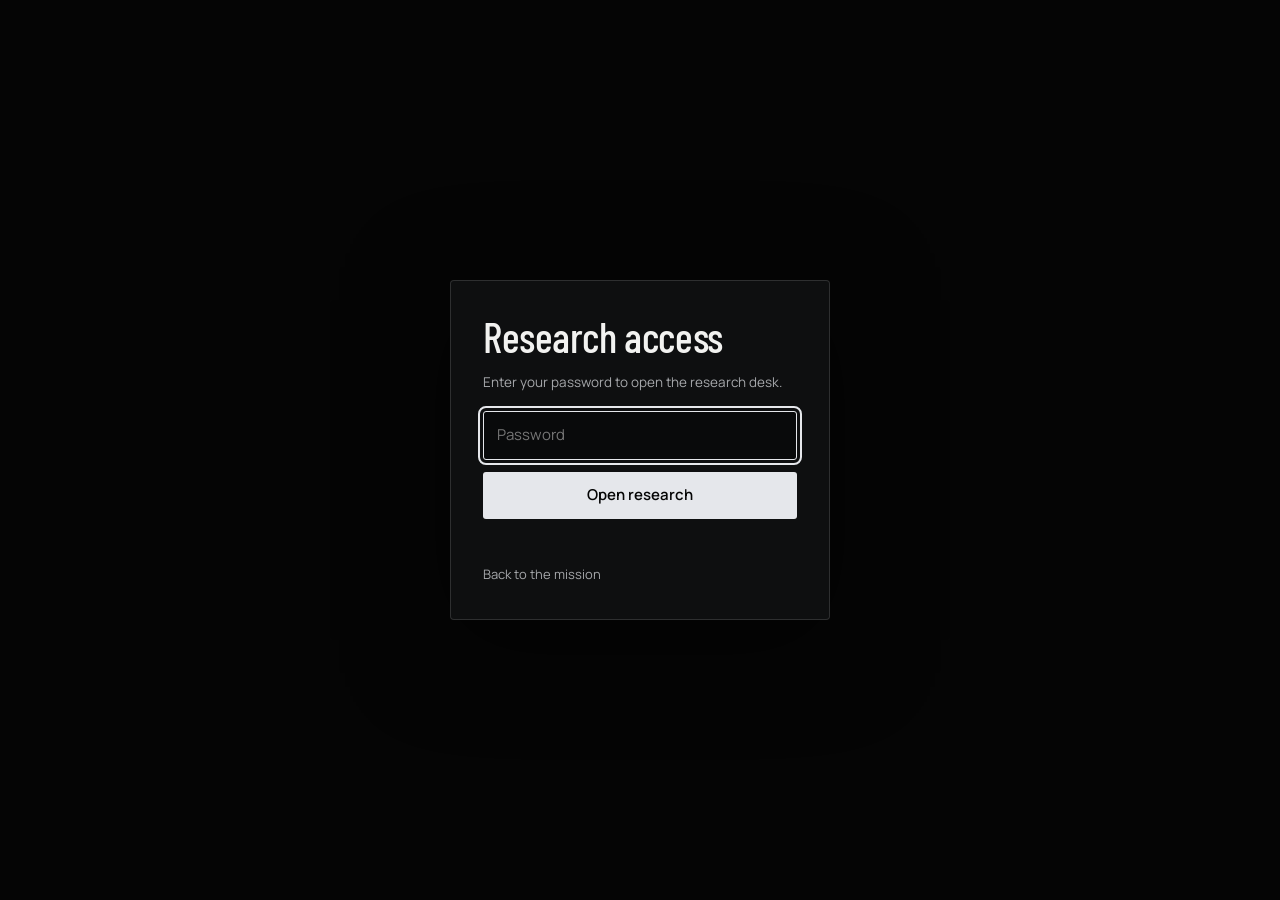
<file: user_guide.html>
<!DOCTYPE html>
<html lang="en">
<head>
<meta charset="utf-8">
<meta name="viewport" content="width=device-width,initial-scale=1">
<title>Tiramisù Spoilage Calculator — User Guide</title>
<link rel="preconnect" href="https://fonts.googleapis.com">
<link rel="preconnect" href="https://fonts.gstatic.com" crossorigin>
<link rel="stylesheet" href="assets/css/styles.css">
<style>
/* Theme tokens are shared with the main N2 site. */
*{box-sizing:border-box}
html,body{margin:0;padding:0}
body{
  background:var(--bg);color:var(--text);
  font-family:var(--sans);font-size:16.5px;line-height:1.65;
  font-feature-settings:"ss01","cv11";
}
.container{
  display:grid;grid-template-columns:1fr;
  max-width:1180px;margin:0 auto;padding:48px 28px 96px;gap:48px;
}
@media (min-width:1000px){
  .container{grid-template-columns:260px 1fr}
  nav.toc{position:sticky;top:24px;align-self:start;max-height:calc(100vh - 48px);overflow-y:auto}
}
nav.toc{
  font-family:var(--sans);font-size:13.5px;
  border-right:1px solid var(--border);padding-right:20px;
}
nav.toc .label{
  font-family:var(--mono);font-size:11px;text-transform:uppercase;letter-spacing:1.2px;
  color:var(--muted);margin:0 0 14px;display:block;
}
nav.toc ol{padding:0;margin:0;list-style:none;counter-reset:s}
nav.toc li{margin:8px 0;counter-increment:s;padding-left:24px;position:relative}
nav.toc li::before{
  content:counter(s,decimal-leading-zero);
  position:absolute;left:0;top:0;font-family:var(--mono);font-size:11px;
  color:var(--muted);font-weight:500;
}
nav.toc a{color:var(--text);text-decoration:none;border-bottom:1px solid transparent}
nav.toc a:hover{border-bottom-color:var(--accent);color:var(--accent)}
main{min-width:0}

header.hero{margin-bottom:48px;padding-bottom:32px;border-bottom:1px solid var(--border)}
.eyebrow{
  font-family:var(--mono);font-size:11px;letter-spacing:2px;text-transform:uppercase;
  color:var(--accent);margin:0 0 16px;
}
h1{
  font-family:var(--serif);font-weight:500;font-size:clamp(40px,5vw,56px);
  line-height:1.05;margin:0 0 16px;letter-spacing:-0.02em;
  font-variation-settings:"opsz" 144,"SOFT" 50;
}
h1 em{font-style:italic;font-weight:400;color:var(--accent)}
.lead{font-family:var(--serif);font-weight:400;font-style:italic;font-size:22px;line-height:1.5;color:var(--muted);margin:0;max-width:60ch}

h2{
  font-family:var(--serif);font-weight:500;font-size:32px;line-height:1.15;
  margin:64px 0 8px;letter-spacing:-0.015em;
  font-variation-settings:"opsz" 100;
}
h2 .num{font-family:var(--mono);font-size:13px;color:var(--accent);font-weight:500;display:block;margin-bottom:4px;letter-spacing:1.5px}
h3{font-family:var(--serif);font-weight:600;font-size:22px;margin:36px 0 6px;letter-spacing:-0.01em}
h4{font-family:var(--sans);font-weight:600;font-size:15px;margin:24px 0 6px;color:var(--accent);text-transform:uppercase;letter-spacing:0.6px}
p{margin:10px 0}
p+p{margin-top:14px}
a{color:var(--accent)}

code{font-family:var(--mono);font-size:14px;background:var(--code-bg);padding:1px 5px;border-radius:3px}
pre{margin:14px 0}
pre code{display:block;padding:14px 16px;background:var(--code-bg);border-radius:6px;overflow-x:auto;font-size:13px;line-height:1.55}

table{border-collapse:collapse;width:100%;margin:14px 0;font-size:14.5px}
th,td{border:1px solid var(--border);padding:9px 11px;text-align:left;vertical-align:top}
th{background:var(--accent-soft);font-weight:600;font-family:var(--sans)}
tbody tr:nth-child(even) td{background:var(--paper)}

.callout{border-left:3px solid;padding:14px 18px;border-radius:0 6px 6px 0;margin:18px 0;background:var(--paper)}
.callout.warn{background:var(--warn-bg);border-left-color:var(--warn-bd)}
.callout.tip{background:var(--tip-bg);border-left-color:var(--tip-bd)}
.callout.note{background:var(--note-bg);border-left-color:var(--note-bd)}
.callout > strong:first-child{display:block;font-family:var(--mono);font-size:11px;letter-spacing:1.5px;text-transform:uppercase;margin-bottom:4px;color:var(--warn-bd)}
.callout.tip > strong:first-child{color:var(--tip-bd)}
.callout.note > strong:first-child{color:var(--note-bd)}

.field{background:var(--paper);border:1px solid var(--border);padding:14px 18px;border-radius:6px;margin:12px 0}
.field h4{margin:0 0 4px;font-size:14px}
.field .id{font-family:var(--mono);font-size:11px;color:var(--muted);float:right;letter-spacing:0.5px}
.field p{margin:6px 0;font-size:14.5px}
.field .units{font-family:var(--mono);font-size:12px;color:var(--muted);margin-top:6px}

ul,ol{padding-left:22px}
li{margin:4px 0}

.divider{border:none;border-top:1px solid var(--border);margin:48px 0}
.smallcaps{font-variant:all-small-caps;letter-spacing:1.2px;color:var(--muted);font-weight:500}

.kbd{font-family:var(--mono);font-size:12px;background:var(--paper);border:1px solid var(--border);border-bottom-width:2px;border-radius:4px;padding:1px 6px}

.example{background:linear-gradient(180deg,var(--accent-soft) 0%,var(--paper) 100%);border:1px solid var(--accent-soft);border-radius:8px;padding:18px 22px;margin:16px 0}
.example .label{font-family:var(--mono);font-size:11px;letter-spacing:2px;text-transform:uppercase;color:var(--accent);margin-bottom:8px;font-weight:500}
</style>
<link rel="stylesheet" href="assets/css/research.css">
<meta name="theme-color" content="#050505">
<link rel="icon" type="image/svg+xml" href="assets/images/favicon.svg">
</head>
<body class="locked research-page research-document">

<style>
  /* ---- password gate (self-contained) ---- */
  body.locked > *:not(#pw-gate){ display: none !important; }
  body:not(.locked) #pw-gate{ display: none; }
  #pw-gate{
    position: fixed; inset: 0; z-index: 99999;
    display: flex; align-items: center; justify-content: center;
    padding: 24px; background: #faf6ed;
    font-family: 'Inter Tight', -apple-system, system-ui, sans-serif;
  }
  #pw-gate .pw-card{
    width: min(380px, 100%); background: #fffdf7;
    border: 1px solid #e5d9c4; border-radius: 10px;
    box-shadow: 0 10px 40px rgba(26,22,18,.12);
    padding: 28px 26px; text-align: center;
  }
  #pw-gate h2{ margin: 0 0 6px; font-size: 20px; font-weight: 600; color: #1a1612; }
  #pw-gate p{ margin: 0 0 18px; font-size: 13.5px; color: #6b5d4f; }
  #pw-gate form{ display: flex; flex-direction: column; gap: 12px; }
  #pw-gate input{
    width: 100%; box-sizing: border-box; background: #fff;
    border: 1px solid #e5d9c4; color: #1a1612;
    border-radius: 8px; padding: 11px 13px; font: inherit;
  }
  #pw-gate input:focus{
    outline: none; border-color: #9c4221;
    box-shadow: 0 0 0 3px rgba(156,66,33,.18);
  }
  #pw-gate button{
    font: inherit; font-weight: 600; cursor: pointer;
    background: #9c4221; color: #fff; border: none;
    border-radius: 8px; padding: 11px 13px;
  }
  #pw-gate button:hover{ background: #7d3219; }
  #pw-gate .pw-err{ min-height: 1.2em; margin: 0; font-size: 13px; color: #c1272d; }
</style>

<div id="pw-gate" role="dialog" aria-modal="true" aria-labelledby="pw-title">
  <div class="pw-card">
    <h2 id="pw-title">Research access</h2>
    <p>Enter your password to open the research desk.</p>
    <form id="pw-form">
      <input id="pw-input" type="password" autocomplete="current-password"
             placeholder="Password" aria-label="Password" autofocus>
      <button type="submit">Open research</button>
      <p class="pw-err" id="pw-err" role="alert" aria-live="polite"></p>
    </form>
    <a class="pw-return" href="mission.html">Back to the mission</a>
  </div>
</div>

<script>
  /* Client-side gate. This only deters casual access — the page content
     is still delivered to the browser and can be reached via dev tools.
     Only the SHA-256 of the password is stored here, never the plaintext.
     Shares the evaporation calculator's password and session key, so one
     unlock covers all protected pages for the session. */
  (function(){
    var HASH = 'afd6843f52dc384590a97d144eeca3cfb4b6547b98a138b69b0e9e4fa8b67a0b';
    var KEY  = 'evapcalc-unlocked';
    var body = document.body;

    if (sessionStorage.getItem(KEY) === HASH){
      body.classList.remove('locked');
      return;
    }

    async function sha256(str){
      var buf = await crypto.subtle.digest('SHA-256', new TextEncoder().encode(str));
      return Array.from(new Uint8Array(buf))
        .map(function(b){ return b.toString(16).padStart(2, '0'); }).join('');
    }

    document.addEventListener('DOMContentLoaded', function(){
      var form  = document.getElementById('pw-form');
      var input = document.getElementById('pw-input');
      var err   = document.getElementById('pw-err');

      form.addEventListener('submit', async function(e){
        e.preventDefault();
        err.textContent = '';
        var h;
        try { h = await sha256(input.value); }
        catch(_){ err.textContent = 'Crypto unavailable — use HTTPS or localhost.'; return; }
        if (h === HASH){
          sessionStorage.setItem(KEY, HASH);
          body.classList.remove('locked');
        } else {
          err.textContent = 'Incorrect password.';
          input.select();
        }
      });
    });
  })();
</script>

<a class="skip-link" href="#main">Skip to content</a>
<nav class="research-nav" aria-label="Research navigation">
  <a class="research-brand" href="index.html"><svg viewBox="0 0 400 240" aria-hidden="true"><path d="M 50 200 L 50 50 L 175 200 L 175 50 C 175 15 320 15 320 85 L 190 200 L 345 200" fill="none" stroke="currentColor" stroke-width="36" stroke-linecap="round" stroke-linejoin="round"/></svg><span>N2 Research</span></a>
  <div class="research-links"><a href="mission.html">The mission</a><a href="Tiramisu_Calculator_v1_3.html">Spoilage calculator</a><a href="user_guide.html" aria-current="page">User guide</a></div>
</nav>

<div class="container">

<nav class="toc" aria-label="Guide contents"><span class="label">In this guide</span><ol><li><a href="#quickstart">Quick start</a></li><li><a href="#inputs">Set your inputs</a></li><li><a href="#output">Read the results</a></li><li><a href="#modes">Choose a bias mode</a></li><li><a href="#workflows">Common workflows</a></li><li><a href="#limits">Know the limits</a></li><li><a href="#what">About the model</a></li><li><a href="#glossary">Glossary</a></li><li><a href="#faq">Questions</a></li><li><a href="#contamination_levels">Contamination reference</a></li><li><a href="#whatsnewv13">Version history</a></li></ol></nav>

<main id="main">

<header class="hero">
  <h1>Make sense of the model.</h1>
  <p class="subtitle">Set the inputs. Read the curves. Know the limits. Your reference for the tiramisù spoilage calculator.</p>
<div class="research-actions"><a href="#quickstart">Quick start</a><a href="Tiramisu_Calculator_v1_3.html">Open calculator</a></div>
</header>

<section id="what">
<details class="research-disclosure">
<summary><h2>What this calculator is — and is not</h2></summary>
<div class="research-detail">


<p>This tool predicts the time to <strong>spoilage</strong> of a refrigerated, single-cup industrial tiramisù-type dessert under user-defined conditions. It simulates two worst-case organisms in parallel:</p>

<ul>
  <li><strong>Yeast:</strong> <em>Zygosaccharomyces bailii</em> — preservative-resistant, osmotolerant, ethanol-tolerant. Causes cup deformation, off-flavours and gas pockets.</li>
  <li><strong>Mold:</strong> <em>Penicillium roqueforti</em> — psychrotrophic, CO₂-tolerant, the classic MAP-defeating dairy spoiler. Causes visible surface colonies.</li>
</ul>

<p>For each user-defined compartment of the product (cocoa surface, cream layer, biscuit layer, lid interface, etc.), the calculator computes the predicted time to reach a spoilage threshold and returns the limiting (compartment × organism) combination as the bottleneck for shelf life.</p>

<div class="callout warn">
<strong>Out of scope</strong>
This is <strong>not a food-safety tool</strong>. It does not predict pathogens (<em>Salmonella</em>, <em>Listeria monocytogenes</em>, <em>S. aureus</em>, <em>B. cereus</em>) or toxin formation. It does not replace challenge testing, durability studies, or HACCP analysis. Use the output to <strong>rank and screen formulations</strong>, never to certify a shelf life or label a product.
</div>

<h3>How to think about the result</h3>

<p>The headline number is a deliberately conservative estimate of when a worst-case yeast strain or worst-case mold spore would, given the inputs, render the product unacceptable. Two scenarios with identical inputs should rank consistently. The absolute number is most useful as a <em>relative</em> comparison: <em>scenario A predicts 5 days, scenario B predicts 22 days — therefore B is the preservation strategy worth challenge-testing first</em>.</p>

<div class="callout tip">
<strong>Mental model</strong>
Think of the calculator as a structured way to ask "<em>which hurdle is currently doing the work, and which one should I push on next?</em>" The "limiting factor" output is the answer.
</div>
</div>
</details>
</section>

<section id="quickstart">
<details class="research-disclosure">
<summary><h2>Quick start (5 minutes)</h2></summary>
<div class="research-detail">


<p>The fastest path from open-tab to result.</p>

<ol>
  <li><strong>Open the calculator.</strong> All inputs are pre-filled with conservative defaults for an industrial fresh tiramisù (4 °C, PP-only lid, air headspace, no preservatives, pH 6, a<sub>w</sub> ~ 0.93).</li>
  <li><strong>Click <span class="kbd">Compute</span>.</strong> The output appears below: headline shelf life, per-compartment matrix and a two-panel plot.</li>
  <li><strong>Identify the limiting factor</strong> from the headline panel. It will name the compartment, the organism, and the dominant γ term (the hurdle currently doing most of the work).</li>
  <li><strong>Adjust one variable</strong> — temperature, lid material, sorbate ppm, pH — and recompute. The new prediction shows how much that one change buys you.</li>
  <li><strong>Iterate</strong> until the limiting factor changes. That tells you you've shifted to a different bottleneck and need a different lever.</li>
</ol>

<div class="example">
<div class="label">Worked example</div>
<p>Default → predicted shelf life ≈ 2.5 days, limited by mold on the cocoa surface, dominant γ = temperature.</p>
<p>Change lid to "Aluminium peel foil laminate" + set headspace flush to 70 % CO₂ → predicted shelf life jumps to ≈ 31 days, limited by mold on cocoa surface, dominant γ = CO₂. Temperature is no longer the bottleneck; you've moved the hurdle stack.</p>
</div>
</div>
</details>
</section>

<section id="inputs">
<details class="research-disclosure">
<summary><h2>Filling inputs</h2></summary>
<div class="research-detail">


<p>Inputs are grouped into seven panels in the calculator. Below: what each one means, what to put in, common pitfalls.</p>

<h3>Storage</h3>

<div class="field"><span class="id">T_C</span><h4>Temperature (°C)</h4>
<p>Single, constant refrigeration temperature. Default 4 °C reflects regulatory dairy-cold-chain target.</p>
<p class="units">range: −5 to 25 · default: 4</p>
</div>

<div class="field"><span class="id">max_days</span><h4>Simulation horizon (days)</h4>
<p>How long to run the integration. Set comfortably longer than the shelf life you're targeting. 60 d is enough for almost all refrigerated dairy products.</p>
<p class="units">range: 1 to 365 · default: 60</p>
</div>

<div class="field"><span class="id">safety_factor</span><h4>Safety factor</h4>
<p>Final multiplier applied to the predicted shelf life. Reported value = factor × predicted. 0.7 is conservative; use lower (0.5) for first-launch products or sensitive matrices, higher (0.85) only with strong historical validation data.</p>
<p class="units">range: 0.5 to 1.0 · default: 0.7</p>
</div>

<h3>Compartments</h3>

<p>The product is modelled as N user-defined compartments. The default template covers six layers plus headspace:</p>

<div class="table-scroll" tabindex="0" role="region" aria-label="Data table"><table>
<thead><tr><th>Compartment</th><th>Type</th><th>What it represents</th></tr></thead>
<tbody>
<tr><td><code>cocoa_surface</code></td><td>surface_air</td><td>Cocoa dusting at the air interface. Usually the limiting compartment for mold.</td></tr>
<tr><td><code>lid_product_facing</code></td><td>surface_package</td><td>Underside of the lid in contact with headspace. Mold can colonise from condensation drops.</td></tr>
<tr><td><code>top_cream</code></td><td>bulk</td><td>The cream layer immediately under the cocoa.</td></tr>
<tr><td><code>biscuit_soaked</code></td><td>bulk</td><td>Coffee-soaked savoiardi layer in the middle. Often the highest-bioburden compartment.</td></tr>
<tr><td><code>bottom_cream</code></td><td>bulk</td><td>The cream layer at the base of the cup.</td></tr>
<tr><td><code>cup_wall</code></td><td>surface_package</td><td>Inner cup wall in contact with the bottom cream.</td></tr>
</tbody></table></div>

<div class="callout note">
<strong>Critical input</strong>
For <code>aw</code> and <code>pH</code>, enter <strong>post-equilibration values</strong> — what the layer will be 24–72 h after assembly, when moisture and acid have diffused. v1 does <em>not</em> simulate cross-compartment transport, so a dry cocoa surface entered at a<sub>w</sub> = 0.4 will be treated as such for the whole shelf life, which is unrealistic. Equilibrated cocoa-cream interface is typically a<sub>w</sub> ≈ 0.92 to 0.95.
</div>

<h4>Per-compartment fields</h4>

<div class="field"><span class="id">aw</span><h4>Water activity (a<sub>w</sub>)</h4>
<p>Free water available for microbial growth. <em>Z. bailii</em> grows down to 0.80, <em>P. roqueforti</em> down to 0.83. Mascarpone cream typically 0.92–0.95; soaked biscuit 0.96–0.98.</p>
<p class="units">range: 0.60 to 0.99</p>
</div>

<div class="field"><span class="id">pH</span><h4>pH</h4>
<p>Acidity of the compartment. Dairy cream layer ~6.0–6.5, coffee-soaked biscuit slightly lower (~5.5). Lowering pH below 5 is the single most cost-effective hurdle because it dramatically activates sorbate and benzoate.</p>
<p class="units">range: 2.0 to 9.0</p>
</div>

<div class="field"><span class="id">EtOH</span><h4>Ethanol (% v/v in aqueous phase)</h4>
<p>Marsala or other liqueur. Express as the alcohol concentration in the water phase of that compartment, not as % of total mass. Typical: 0.5–2 % for cream, 1–5 % for heavily-soaked biscuit.</p>
<p class="units">range: 0 to 20</p>
</div>

<div class="field"><span class="id">Nmax</span><h4>Carrying capacity (log CFU/g)</h4>
<p>Maximum population that the matrix can support. Standard yeast spoilage carrying capacity in dairy is ~10⁸ CFU/g, which equals log Nmax = 8. Rarely needs adjustment.</p>
<p class="units">range: 6 to 10 · default: 8</p>
</div>

<h3>Headspace &amp; packaging</h3>

<p>Models the gas phase above the product, including initial flush, biscuit-trapped air and slow gas exchange through the lid.</p>

<div class="field"><span class="id">V_hs / A_lid</span><h4>Headspace volume and lid area</h4>
<p>Geometric properties of the cup. A typical 100-g single-serve tiramisù cup has V<sub>hs</sub> ≈ 25–35 mL and A<sub>lid</sub> ≈ 8–12 cm². Measure on real product.</p>
</div>

<div class="field"><span class="id">V_biscuit_pore</span><h4>Biscuit pore air</h4>
<p>Trapped air inside the porous savoiardi structure. Even after coffee soaking, residual microbubbles persist. Acts as an <strong>O₂ reservoir</strong> that defeats short-term gas flushing.</p>
<p class="units">typical: 1–3 mL for 30–50 g of biscuit</p>
</div>

<div class="field"><span class="id">f_trapped_air</span><h4>Fraction of biscuit pore air still present</h4>
<p>How much of the dry biscuit's pore air survives the coffee soak. 0.5 is a reasonable industrial average. Heavily-soaked, vacuum-impregnated biscuit may go as low as 0.1.</p>
<p class="units">range: 0 to 1 · default: 0.5</p>
</div>

<div class="field"><span class="id">flush_O2 / flush_CO2</span><h4>Initial gas flush (% v/v)</h4>
<p>Composition of the gas blown into the cup before sealing. Air = 21 % O₂, ~0 % CO₂. Inert flush = 0 % O₂, 100 % N₂. CO₂-rich MAP = 30–70 % CO₂ with N₂ balance. The two values do not need to sum to 100 — the remainder is assumed to be inert (N₂).</p>
</div>

<div class="field"><span class="id">OTR / CO2TR</span><h4>Lid material and permeability</h4>
<p>Choose from the dropdown. Lid permeability is critical because <strong>CO₂TR is typically 3–6× OTR for the same film</strong>, so a CO₂-enriched headspace deflates faster than air refills — the more you spend on CO₂ flush, the more you need a barrier lid to keep it there.</p>
<p class="units">Aluminium peel foil = best barrier · PP only = no barrier</p>
</div>

<h3>Preservatives</h3>

<p>Each compartment has independent toggles for sorbate, benzoate and natamycin. Add ppm and tick the box; setting ppm without ticking leaves the preservative inactive.</p>

<div class="callout warn">
<strong>Common mistake</strong>
Adding sorbate at the typical 500–1000 ppm but leaving cream pH at 6.0 produces <strong>essentially zero effect</strong>. Sorbate works only via the undissociated sorbic acid fraction, and at pH 6 only ~7 % is undissociated. To make 1000 ppm sorbate do real work you need pH ≤ 5.0 (~23 % undissociated) or ideally pH ≤ 4.5 (~50 % undissociated). The calculator models this correctly; the surprise often comes from realising the chemistry doesn't allow the shortcut.
</div>

<h4>Applicability per compartment (v1.2)</h4>

<p>Each preservative cell in the table is enabled only where the preservative can physically be applied to that compartment type. Cells with a hatched pattern are inactive on purpose:</p>

<div class="table-scroll" tabindex="0" role="region" aria-label="Data table"><table>
<thead><tr><th>Compartment type</th><th>Sorbate</th><th>Benzoate</th><th>Natamycin</th></tr></thead>
<tbody>
<tr><td>Bulk (cream, biscuit)</td><td>✓</td><td>✓</td><td>✓</td></tr>
<tr><td>Cocoa surface (powder)</td><td>—</td><td>—</td><td>✓ co-dusted</td></tr>
<tr><td>Lid product-facing</td><td>—</td><td>—</td><td>✓ as coating</td></tr>
<tr><td>Cup wall</td><td>—</td><td>—</td><td>—</td></tr>
</tbody></table></div>

<p>Sorbate and benzoate are water-soluble preservatives that act through the aqueous phase of a bulk matrix; they cannot be sprinkled on a powder or deposited on a hard packaging surface in any normal industrial process. Natamycin can be applied as a fine powder (co-dusted with cocoa) or as an antimicrobial lid coating, but the cup wall is not a realistic application target.</p>

<div class="table-scroll" tabindex="0" role="region" aria-label="Data table"><table>
<thead><tr><th>Preservative</th><th>Active form</th><th>Effective vs</th><th>Practical range</th></tr></thead>
<tbody>
<tr><td>Potassium sorbate</td><td>Undissociated sorbic acid (pKa 4.76)</td><td>Yeasts, molds</td><td>500–1000 ppm at pH ≤ 5.0</td></tr>
<tr><td>Sodium benzoate</td><td>Undissociated benzoic acid (pKa 4.20)</td><td>Yeasts, molds</td><td>200–800 ppm at pH ≤ 4.5</td></tr>
<tr><td>Natamycin</td><td>Direct membrane binding</td><td>Molds only (surface)</td><td>5–20 ppm on surface, dry-coat or dusted</td></tr>
</tbody></table></div>

<div class="callout warn">
<strong>Natamycin — regulatory restrictions in the EU</strong>
Under EC Regulation 1129/2011, natamycin (E235) is authorised in the EU <strong>only for surface treatment of hard, semi-hard and semi-soft cheese, and dried sausage</strong>. Application to dairy-dessert categories (tiramisù, mousses, panna cotta, etc.) is <em>not currently permitted</em> without specific category authorisation, novel-food approval, or product reclassification. In other markets (US under FDA 21 CFR 172.155 with category-specific limits, several Latin American countries, parts of Asia) the use is broader but still subject to regulatory limits. <strong>Confirm with your regulatory affairs team before specifying natamycin in any product formula.</strong> The calculator allows it because the physics is real, but the legal use may not be.
</div>

<div class="callout warn">
<strong>Storage temperature — physically powerful, operationally risky</strong>
Lowering storage temperature is the single biggest physical lever in the model (every degree closer to T<sub>min</sub> roughly halves growth rate). However, EU dairy cold chains validate to 4 °C ± 2 °C, retail displays oscillate ±2–3 °C, and setting the storage target at 2 °C means the cold cycles drop below 0 °C and the mascarpone freezes — ruining the texture irreversibly. Use the temperature lever in the calculator for scenario exploration, but treat it as <em>generally unavailable in practice</em> for products distributed through standard retail cold chains. The lever is genuinely available only when the producer owns the full end-to-end cold chain (direct-to-consumer, food-service, or institutional).
</div>


<h3>Bioburden</h3>

<p>The initial microbial load on day zero, split into yeast and mold and into four sources:</p>

<ul>
  <li><strong>Ingredients</strong> — mass × CFU/g for each ingredient routed to each bulk compartment.</li>
  <li><strong>Container / cup wall</strong> — CFU/cm² × surface area in contact.</li>
  <li><strong>Lid</strong> — CFU/cm² × lid area facing product.</li>
  <li><strong>Airborne</strong> — total CFU deposited per cup during filling (simpler than CFU/m³ × time).</li>
  <li><strong>Cocoa</strong> — dosed separately because it goes only to the cocoa_surface.</li>
</ul>

<div class="callout note">
<strong>Where to get the numbers</strong>
Supplier certificates of analysis are the primary source for ingredient CFU/g. Lot-to-lot variability is significant — what's tabulated below are <em>typical industry midpoints</em> for screening calculations. For real production decisions, use your own supplier specs and your own settle-plate / swab data.
</div>

<h3>Reference contamination levels</h3>

<p>Practical ranges for the four bioburden sources, by scenario class. All values are total CFU (or mold spores) per gram, per cm², or per cup as indicated. The "yeast" and "mold" splits below refer to total yeast CFU/g and total viable mold spores/g respectively.</p>

<h4>Ingredients (CFU/g)</h4>

<div class="table-scroll" tabindex="0" role="region" aria-label="Data table"><table>
<thead><tr><th>Ingredient</th><th>Clean (premium / EU dairy)</th><th>Standard (typical supplier)</th><th>Poor (uncontrolled / commodity)</th></tr></thead>
<tbody>
<tr><td>Mascarpone (pasteurised)</td><td>yeast &lt; 10<br>mold &lt; 1</td><td>yeast 10–50<br>mold 1–10</td><td>yeast 100–1000<br>mold 50–500</td></tr>
<tr><td>UHT cream</td><td>yeast &lt; 1<br>mold &lt; 1</td><td>yeast 1–10<br>mold &lt; 1</td><td>yeast 10–100<br>mold 1–10</td></tr>
<tr><td>Pasteurised egg yolk</td><td>yeast &lt; 1<br>mold &lt; 1</td><td>yeast 1–10<br>mold &lt; 1</td><td>yeast 10–100<br>mold 1–10</td></tr>
<tr><td>Sugar (sucrose)</td><td>0 / 0</td><td>0 / 0</td><td>yeast 0–10<br>mold 0–10</td></tr>
<tr><td>Coffee infusion (filtered)</td><td>yeast 1–10<br>mold &lt; 1</td><td>yeast 10–100<br>mold 1–10</td><td>yeast 100–1000<br>mold 10–100</td></tr>
<tr><td>Marsala / Vin Santo wine</td><td>yeast 10–100<br>mold &lt; 10</td><td>yeast 100–500<br>mold 10–50</td><td>yeast 500–5000<br>mold 50–500</td></tr>
<tr><td>Savoiardi (baked biscuit)</td><td>yeast &lt; 100<br>mold &lt; 50</td><td>yeast 100–500<br>mold 50–200</td><td>yeast 500–5000<br>mold 200–2000</td></tr>
<tr><td>Cocoa powder — untreated</td><td>—</td><td>yeast 1000–5000<br>mold 100–500</td><td>yeast 5000–50000<br>mold 500–5000</td></tr>
<tr><td>Cocoa powder — steam-treated</td><td>yeast 10–100<br>mold 10–50</td><td>yeast 100–500<br>mold 50–100</td><td>—</td></tr>
</tbody></table></div>

<p>Sources: ICMSF microbiological specifications for dairy, IFST guidelines, Pomilio et al. 2022 (cocoa retail survey), Codex Alimentarius dairy standards, supplier datasheets from major EU/IT dairy ingredients suppliers (Galbani, Granarolo, Lattebusche).</p>

<h4>Container (cup) and lid surfaces (CFU/cm²)</h4>

<div class="table-scroll" tabindex="0" role="region" aria-label="Data table"><table>
<thead><tr><th>Pre-fill state</th><th>Yeast CFU/cm²</th><th>Mold spores/cm²</th></tr></thead>
<tbody>
<tr><td>Pharma-grade decontaminated (UV-treated, freshly extruded, ISO 5 cleanroom)</td><td>&lt; 0.01</td><td>&lt; 0.005</td></tr>
<tr><td>Clean — freshly moulded, kept in sealed sleeves until use</td><td>0.01–0.05</td><td>0.005–0.02</td></tr>
<tr><td>Standard — typical industrial storage, ISO 8 fill area, no decontamination</td><td>0.05–0.5</td><td>0.02–0.2</td></tr>
<tr><td>Poor — open-warehouse storage, dust exposure, long lead time between moulding and filling</td><td>0.5–5</td><td>0.2–2</td></tr>
<tr><td>Very poor — visible dust at inspection, contaminated supplier</td><td>5–50</td><td>2–20</td></tr>
</tbody></table></div>

<p>Lids are typically slightly cleaner than cups (smaller surface, more often sealed in stacks); use 50–80 % of the cup value. Steam decontamination of cups before filling (industrial practice for premium long-life dairy) brings values down to the "Clean" range; H₂O₂ vapour decontamination (pharma-grade) brings them to the "Pharma" range.</p>

<h4>Airborne deposition during filling (total CFU per cup, open phase)</h4>

<div class="table-scroll" tabindex="0" role="region" aria-label="Data table"><table>
<thead><tr><th>Air class</th><th>Yeast CFU/cup</th><th>Mold spores/cup</th><th>Typical setting</th></tr></thead>
<tbody>
<tr><td>ISO 5 (pharma)</td><td>&lt; 0.1</td><td>&lt; 0.1</td><td>HEPA-filtered isolator over fill head</td></tr>
<tr><td>ISO 7</td><td>&lt; 1</td><td>&lt; 0.5</td><td>HEPA-filtered laminar flow, validated</td></tr>
<tr><td>ISO 8 — clean dairy line</td><td>1–5</td><td>0.5–2</td><td>Modern dairy fill room with positive pressure, HVAC filtration</td></tr>
<tr><td>Standard dairy line</td><td>5–50</td><td>2–20</td><td>Conventional refrigerated dairy production, basic ventilation</td></tr>
<tr><td>Poor / open line</td><td>50–500</td><td>20–200</td><td>Open production environment, no air conditioning, doors to outside</td></tr>
<tr><td>Very poor</td><td>&gt; 500</td><td>&gt; 200</td><td>Outdoor / artisanal, no air control, near soil or plant matter</td></tr>
</tbody></table></div>

<p>Source: EN ISO 14644-1 cleanroom classification, EHEDG hygiene guidelines, settle-plate data from published dairy-plant audits. Convert from settle-plate (CFU per plate per hour) using: <code>CFU/cup ≈ (CFU/plate/h × open_time_s) / 60</code> for a ~90 cm² standard settle plate.</p>

<h4>Quick reference: putting it together</h4>

<div class="table-scroll" tabindex="0" role="region" aria-label="Data table"><table>
<thead><tr><th>Plant scenario</th><th>Container CFU/cm²</th><th>Airborne CFU/cup</th><th>Lid CFU/cm²</th></tr></thead>
<tbody>
<tr><td>Pharma-grade (UV-cup, ISO 5 fill)</td><td>0.01 / 0.005</td><td>0.5 / 0.2</td><td>0.01 / 0.005</td></tr>
<tr><td>Premium dairy (clean cups, ISO 8)</td><td>0.05 / 0.02</td><td>3 / 1.5</td><td>0.04 / 0.01</td></tr>
<tr><td>Standard (typical industrial)</td><td>0.2 / 0.1</td><td>30 / 10</td><td>0.15 / 0.07</td></tr>
<tr><td>Poor (uncontrolled)</td><td>1 / 0.5</td><td>100 / 50</td><td>0.8 / 0.4</td></tr>
</tbody></table></div>

<p>Format: <em>yeast / mold</em> per scenario. The calculator's default scenario uses values close to "Standard". For a meaningful shelf-life prediction, edit to match your actual plant audit data.</p>

<div class="callout tip">
<strong>How to measure your own values</strong>
<ul>
  <li><strong>Container / lid CFU/cm²</strong>: contact-plate (Rodac) on a representative sample, incubate 5 d at 25 °C for total + 7 d on Sabouraud or Rose Bengal agar for yeast/mold count, divide by plate area (~24 cm²).</li>
  <li><strong>Airborne</strong>: 90 mm settle plate next to the fill head, exposed for 1 h, incubate as above. Per-cup deposition ≈ (CFU/plate/h) × (open time / 60).</li>
  <li><strong>Ingredients</strong>: supplier certificate of analysis, or plate-count agar at your QC lab.</li>
</ul>
</div>

<h3>Thresholds</h3>

<div class="field"><span class="id">yeast_log</span><h4>Yeast spoilage threshold (log CFU/g or CFU/cm²)</h4>
<p>The population level above which the product is deemed spoiled. Industry standard for visible/organoleptic spoilage in dairy is 10⁵–10⁶ CFU/g (log 5 to 6). Use 5.0 for worst-case screening, 6.0 for best-estimate.</p>
</div>

<div class="field"><span class="id">mold_P</span><h4>Visible mold probability threshold</h4>
<p>Probability that at least one mold colony has grown to visible size (~1 mm). Industrial QA targets typically &lt; 0.01 (1 % of cups), so 0.01 is the appropriate worst-case threshold.</p>
</div>

<h3>Advanced</h3>

<p>Hidden behind a collapsible panel. Contains the cardinal parameters for both organisms (T<sub>min</sub>, T<sub>opt</sub>, a<sub>w,min</sub>, pH<sub>min</sub>, IC₅₀ for ethanol and CO₂, MICs for preservatives) plus the lag-phase parameter h₀ and the mold-specific K<sub>O₂</sub>. Most users should leave these alone. See the technical reference for parameter sources.</p>

<div class="callout tip">
<strong>When to touch advanced</strong>
Three legitimate reasons: (1) you have strain-specific challenge-test data and want to override defaults; (2) you're swapping in a different target organism (e.g. <em>Debaryomyces hansenii</em> for natamycin-resistant yeast scenarios); (3) you're stress-testing the model's sensitivity to parameter uncertainty.
</div>

<h3>Best-estimate mode toggle</h3>

<p>Flips the entire calculator from conservative (worst-case) to realistic (best-estimate). See §05 for the full distinction. <strong>Worst-case is the default for a reason</strong>; do not switch to best-estimate for commercial decisions.</p>
</div>
</details>
</section>

<section id="output">
<details class="research-disclosure">
<summary><h2>Reading the output</h2></summary>
<div class="research-detail">


<p>After Compute, three blocks appear.</p>

<h3>Headline</h3>

<p>The single most important number: <strong>reported shelf life in days</strong>, computed as <code>safety_factor × predicted_time</code>. Below it: the limiting compartment, the limiting organism (yeast or mold), and the dominant γ factor — the one currently doing most of the work to keep growth slow.</p>

<div class="example">
<div class="label">Reading the headline</div>
<p><strong>Reported: 2.45 days · Limiting: cocoa_surface (mold) · Dominant γ: temperature (0.15)</strong></p>
<p>Means: the product will spoil from mold growth on the cocoa surface in ~3.5 days predicted (×0.7 safety factor = 2.45 reported). Temperature is currently the strongest hurdle, but it's only γ = 0.15 (i.e. the mold is growing at 15 % of its optimal speed). Pushing other levers won't extend shelf life much unless they bring another γ below 0.15.</p>
</div>

<h3>Matrix</h3>

<p>One row per compartment, columns for yeast t<sub>fail</sub> and mold t<sub>fail</sub>. Cells are colour-coded: red = the limiting cell, amber = within 20 % of limiting, green = comfortably long. <code>—</code> means the organism doesn't apply to that compartment type (mold is surface-only, yeast may be either).</p>

<p>Use the matrix to see whether the bottleneck is sharp or shallow. If the limiting cell is 3 d but the next-worst is 30 d, fixing the limiting hurdle yields a 10× improvement. If they're 3 d and 4 d, you'll need to fix both.</p>

<h3>Plot — two panels</h3>

<p><strong>Panel A — yeast log₁₀ N(t):</strong> growth curves for every compartment, plus a horizontal dashed line at the yeast threshold. Curves stay flat through lag, then sigmoid up to N<sub>max</sub>. The first curve to cross the threshold is the yeast-limiting compartment.</p>

<p><strong>Panel B — mold P_visible(t):</strong> probability of visible mold over time for each surface compartment. Curves are sigmoid around the visible-time. The first curve to cross the visible-mold threshold is the mold-limiting compartment.</p>

<div class="callout tip">
<strong>Pattern to look for</strong>
A "step-change" plot, with all compartments crossing the threshold within a narrow time window, means the hurdles are well-balanced and shelf life is at the equilibrium your formulation can support. A plot with one compartment failing far earlier than the rest means there's a low-hanging fruit — fix it and you'll get a big jump.
</div>
</div>
</details>
</section>

<section id="modes">
<details class="research-disclosure">
<summary><h2>Bias modes — worst-case, realistic, best-estimate</h2></summary>
<div class="research-detail">


<p>The calculator runs in one of three bias modes selected by the segmented control above the headline. Each mode sets a coherent group of conservatism parameters.</p>

<div class="table-scroll" tabindex="0" role="region" aria-label="Data table"><table>
<thead><tr><th>Parameter</th><th>Worst-case (default)</th><th>Realistic (v1.3.3)</th><th>Best-estimate</th></tr></thead>
<tbody>
<tr><td>Le Marc ξ interaction</td><td>Off</td><td>Off</td><td>On (synergistic hurdles)</td></tr>
<tr><td>Lag parameter h₀ (mold / yeast)</td><td>0.5 d / 1.5</td><td>1.0 d / 2.5</td><td>2.0 d / 4.0</td></tr>
<tr><td>Mold K<sub>O₂</sub></td><td>0.2 %</td><td>0.5 %</td><td>1.0 %</td></tr>
<tr><td>Yeast threshold</td><td>10⁵ CFU/g</td><td>10⁵·⁵ CFU/g</td><td>10⁶ CFU/g</td></tr>
<tr><td>Visible mold threshold</td><td>1 %</td><td>2 %</td><td>5 %</td></tr>
<tr><td>Dose-dependence σ<sub>germ</sub></td><td>0.10</td><td>0.13</td><td>0.15</td></tr>
<tr><td>Safety factor on output</td><td>0.7</td><td>0.85</td><td>1.0</td></tr>
<tr><td>Output banner</td><td>Standard (cream)</td><td>Yellow (caution)</td><td>Red ("NOT for validation")</td></tr>
</tbody></table></div>

<h3>When to use which</h3>

<p><strong>Worst-case mode</strong> is the default and the only mode for label claims:</p>
<ul>
  <li>Setting commercial shelf life with a safety margin</li>
  <li>Pass/fail formulation decisions for regulatory submissions</li>
  <li>HACCP risk assessments</li>
  <li>Customer-facing documentation</li>
</ul>

<p><strong>Realistic mode (new in v1.3.3)</strong> is the central estimate consistent with industry-reported declared shelf life ranges (not strictly validated against peer-reviewed data — see the strategy report § 04 for available reference sources):</p>
<ul>
  <li>Product strategy and benchmarking against competitor products</li>
  <li>Estimating what your own challenge tests will likely show</li>
  <li>Reconciling model predictions with historical data</li>
  <li>Cost-benefit analysis of intervention options</li>
</ul>

<p><strong>Best-estimate mode</strong> is a sensitivity-analysis tool only:</p>
<ul>
  <li>Understanding which input variables matter most</li>
  <li>Internal R&amp;D exploration of an upper bound</li>
  <li>Identifying parameter combinations that might justify additional investigation</li>
</ul>

<div class="callout warn">
<strong>Never quote a best-estimate number externally</strong>
Even if you trust the parameters and the matrix in best-estimate mode, you have no business communicating it as a shelf life. Best-estimate has no safety factor. Realistic mode is the appropriate communication for internal product-strategy work; worst-case is what you put on a label after challenge-test confirmation.
</div>

<div class="callout">
<strong>Why realistic mode exists</strong>
The original two-mode system (worst-case ↔ best-estimate) gave a 3-5× spread between modes — too wide for either to match observed reality well. The realistic mode fills the gap with literature-midpoint parameters chosen to be consistent with the limited industry-source data available for chilled dairy desserts (e.g., a "two-week standard pasteurised shelf life" cited by industry interviews, retailer "minimum days at delivery" inference for branded products — see strategy report § 04). Use it as the central estimate; bracket with worst-case for the safety floor and best-estimate for the optimistic ceiling. The relative ranking of scenarios is more robust than the absolute days.
</div>
</div>
</details>
</section>

<section id="workflows">
<details class="research-disclosure">
<summary><h2>Common workflows</h2></summary>
<div class="research-detail">


<h3>Workflow A — Reformulation screening</h3>

<p>You're proposing 5 formulation tweaks and need to pick the 2 worth challenge-testing.</p>
<ol>
  <li>Baseline: enter the current formulation and record predicted shelf life and limiting factor.</li>
  <li>For each variant, change <em>one</em> field, recompute, record.</li>
  <li>Rank by predicted improvement. The variants that move the bottleneck (change the dominant γ) are the most informative.</li>
  <li>Send the top 2 to challenge testing. Do not skip challenge testing.</li>
</ol>

<h3>Workflow B — Packaging trade study</h3>

<p>You're comparing PP-only cup with peel-foil vs full Al-PE laminate.</p>
<ol>
  <li>Lock all formulation inputs.</li>
  <li>Vary lid material dropdown across the options. Record reported shelf life for each.</li>
  <li>Plot results vs lid OTR. Look for the inflection point: beyond a certain OTR threshold, lid permeability stops being the bottleneck and something else takes over (usually cocoa pH or storage T).</li>
  <li>That inflection point tells you the OTR you actually need to buy; anything tighter is overspecified.</li>
</ol>

<h3>Workflow C — Cold-chain abuse test</h3>

<p>You want to know how robust the formulation is to 12 °C abuse for 1 day.</p>
<ol>
  <li>v1 supports a single fixed temperature, not a profile, so run two scenarios: one at 4 °C, one at 12 °C.</li>
  <li>Read off the predicted shelf life ratio. If 12 °C gives 1/5 of the 4 °C result, then 1 day at 12 °C "consumes" ~5 days of 4 °C shelf life.</li>
  <li>Subtract that consumption from the 4 °C reported shelf life to get a manual abuse-corrected estimate.</li>
</ol>

<h3>Workflow D — Preservative effectiveness</h3>

<p>You want to know whether to add sorbate, and at what ppm.</p>
<ol>
  <li>First check what the limiting factor is. If it's surface mold on the cocoa, sorbate in the cream is irrelevant — the cocoa surface doesn't see the cream preservative.</li>
  <li>If the limiting factor is yeast in the cream, then sorbate matters — but only if the cream pH is ≤ 5.0.</li>
  <li>Run a sweep: 0 / 250 / 500 / 1000 ppm sorbate at the lowest pH you can technologically accept. The curve should show diminishing returns above ~500 ppm.</li>
  <li>Pick the lowest ppm that delivers the target shelf life. Don't overdose; sorbate above 1000 ppm hits flavour and may exceed regulatory limits in some markets.</li>
</ol>

<h3>Workflow E — Visual diagnosis with the animation</h3>

<p>You're presenting results to a colleague or a customer and want to convey <em>where</em> spoilage happens, not just <em>when</em>.</p>
<ol>
  <li>Configure the scenario as usual and click Compute.</li>
  <li>Set the animation speed to a comfortable pace (5–10 days/sec for short shelf lives, 2–3 for premium).</li>
  <li>Click Run. Watch the cocoa surface for the first mold colonies; watch the cream layers darken as yeast multiplies; watch the headspace tint change with CO₂.</li>
  <li>Pause at the moment of predicted failure (shown in red below the timeline). The frozen frame is a defensible visual of <em>what fails first</em>.</li>
</ol>
<p>The animation is qualitative — colony positions are seeded pseudo-randomly so two cups with the same inputs will show the same pattern. The radii and tints are derived from the underlying simulation results.</p>

<h3>Workflow F — Saving and comparing scenarios</h3>

<p>You're iterating on five formulation variants and want to come back to each.</p>
<ol>
  <li>Configure variant 1, click Save, name the file (the calculator suggests a timestamp).</li>
  <li>Repeat for each variant. JSON files are tiny (~5 KB), easy to email or store in a shared folder.</li>
  <li>To compare, Load each in turn, recompute, screenshot the headline + matrix.</li>
  <li>If the model is updated (new version), saved files remain readable as long as the core structure stays the same — missing fields fall back to defaults.</li>
</ol>
</div>
</details>
</section>

<section id="limits">
<details class="research-disclosure">
<summary><h2>Limitations</h2></summary>
<div class="research-detail">


<p>v1 has a deliberately narrow scope. The following are <strong>not</strong> modelled.</p>

<h3>Out of scope for v1</h3>

<ul>
  <li><strong>Pathogens.</strong> No <em>Salmonella</em>, <em>Listeria</em>, <em>S. aureus</em>, <em>B. cereus</em>, <em>Clostridium botulinum</em>. The calculator is spoilage-only.</li>
  <li><strong>Cross-compartment transport.</strong> a<sub>w</sub>, ethanol and preservatives do not diffuse between compartments. Enter post-equilibration values.</li>
  <li><strong>Temperature profiles.</strong> Single fixed T only. Use the abuse workflow above for rough estimates.</li>
  <li><strong>Competing microbiota.</strong> No Jameson effect, no lactic acid bacteria, no protective cultures.</li>
  <li><strong>Multiple strains.</strong> One yeast strain, one mold strain. Worst-case from literature ranges.</li>
  <li><strong>Mycotoxins.</strong> Mold visibility is modelled, but toxin production rate is not.</li>
  <li><strong>Structural / matrix effects.</strong> γ<sub>matrix</sub> is fixed at 1.0. No fat-globule protection effect, no gel-network constraint on diffusion.</li>
  <li><strong>Probabilistic inputs.</strong> Deterministic only; no Monte Carlo on input uncertainty.</li>
  <li><strong>Persistence.</strong> No saving of sessions. Take screenshots or export the matrix manually.</li>
</ul>

<h3>Known v1 issues from validation</h3>

<p>The following were identified in the v1 validation study (see <code>validation_report.md</code>) and are flagged for v1.1:</p>

<ul>
  <li><strong>Detection floor.</strong> Every compartment is rounded up to a minimum of 1 CFU before computation, which sets <em>P</em><sub>init</sub> = 0.63 on surfaces and makes the bioburden inputs ineffective for any cup with truly low surface contamination. Workaround: do not interpret very-short surface-mold predictions as discriminating between "low spore count" and "no spore count" — they're not.</li>
  <li><strong>γ<sub>pH</sub> above the optimum.</strong> Between pH<sub>opt</sub> and pH<sub>max</sub>, γ can exceed 1.0 by 1–3 %. Small effect, will be clamped in v1.1.</li>
  <li><strong>Mold lag length.</strong> Current implementation gives germination times slightly shorter than literature for <em>P. roqueforti</em> at 4 °C. Conservative bias direction, but parameter values may need refitting.</li>
  <li><strong>Default ingredient mass overshoots.</strong> The default ingredient table places more grams into each cream/biscuit compartment than the declared compartment mass. Either correct the masses to match your real formulation, or accept that the default scenario inflates CFU/g by 3–4×.</li>
</ul>
</div>
</details>
</section>

<section id="glossary">
<details class="research-disclosure">
<summary><h2>Glossary</h2></summary>
<div class="research-detail">


<dl style="display:grid;grid-template-columns:180px 1fr;gap:8px 20px;font-size:14.5px">
<dt><strong>a<sub>w</sub></strong></dt><dd>Water activity. Ratio of the vapour pressure of water in the food to the vapour pressure of pure water, 0 to 1. Free water available for microbial growth.</dd>
<dt><strong>Bioburden</strong></dt><dd>Initial microbial load on day zero, from all sources (ingredients, packaging, air).</dd>
<dt><strong>Cardinal model</strong></dt><dd>A predictive-microbiology model in which growth rate depends on each environmental factor through its minimum, optimum and maximum values. See Rosso et al. 1995.</dd>
<dt><strong>CFU</strong></dt><dd>Colony-forming unit. Standard count of viable microbial cells (or, for molds, viable spores).</dd>
<dt><strong>Compartment</strong></dt><dd>A user-defined region of the product treated as homogeneous, with its own a<sub>w</sub>, pH, preservatives and bioburden.</dd>
<dt><strong>γ (gamma) term</strong></dt><dd>A normalised factor between 0 and 1 representing the fractional reduction in growth rate due to one environmental hurdle. γ = 1 means no inhibition; γ = 0 means complete inhibition.</dd>
<dt><strong>Headspace</strong></dt><dd>Gas-filled volume between product and lid.</dd>
<dt><strong>Hurdle technology</strong></dt><dd>The combination of multiple sub-lethal stresses to achieve microbial stability that no single one could.</dd>
<dt><strong>IC₅₀</strong></dt><dd>Concentration of an inhibitor at which growth rate is halved.</dd>
<dt><strong>Lag phase</strong></dt><dd>The initial period after inoculation during which cells adapt to their environment before exponential growth begins.</dd>
<dt><strong>Le Marc ξ</strong></dt><dd>An interaction term that captures the synergistic effect of multiple hurdles when several are simultaneously near their inhibitory limits.</dd>
<dt><strong>MAP</strong></dt><dd>Modified atmosphere packaging. Gas composition in the headspace deliberately set to inhibit spoilage organisms.</dd>
<dt><strong>MIC</strong></dt><dd>Minimum inhibitory concentration. The lowest concentration of an antimicrobial that prevents visible growth.</dd>
<dt><strong>μ (mu)</strong></dt><dd>Specific growth rate of a population, 1/time. μ<sub>opt</sub> is the optimal value; the actual μ at conditions is μ<sub>opt</sub> × Π γ.</dd>
<dt><strong>OTR / CO₂TR</strong></dt><dd>Oxygen / CO₂ Transmission Rate of a packaging film: cm³ of gas through 1 m² of film per day at standard conditions.</dd>
<dt><strong>Poisson visibility</strong></dt><dd>Probability that at least one viable spore is present on a surface, given an expected spore count λ: P = 1 − exp(−λ).</dd>
<dt><strong>RLT / h₀</strong></dt><dd>Relative lag time, a dimensionless parameter capturing how long the lag phase is, expressed in units of generation time.</dd>
<dt><strong>Worst case</strong></dt><dd>In this calculator, the deliberate use of the most permissive parameters and shortest lag values for the spoilage organisms, biased toward predicting <em>shorter</em> shelf life than reality.</dd>
</dl>
</div>
</details>
</section>

<section id="faq">
<details class="research-disclosure">
<summary><h2>FAQ</h2></summary>
<div class="research-detail">


<h3>The calculator says my tiramisù lasts 2.5 days. Industry standard is 5–7. Why?</h3>
<p>The 2.5 d figure is the worst-case-mode <em>reported</em> shelf life, which already includes the 0.7 safety factor. The <em>predicted</em> value is 3.5 d. In best-estimate mode you'd get ~7 d, matching industry. The worst-case bias is deliberate — see §05.</p>

<h3>I added 1000 ppm sorbate and nothing changed.</h3>
<p>Check your pH. At pH 6, sorbate is ~93 % dissociated and therefore inactive. Lower the cream pH to 5.0 or below and sorbate becomes effective.</p>

<h3>Adding alcohol to the biscuit didn't extend shelf life.</h3>
<p>The limiting compartment is almost always the cocoa surface (mold). Biscuit alcohol doesn't reach the cocoa in v1 (no cross-compartment transport). To extend mold-limited shelf life, intervene on the surface: natamycin, MAP, barrier lid, or lower T.</p>

<h3>What does "γ = 0.15" mean?</h3>
<p>The organism is currently growing at 15 % of its optimal speed because of that hurdle. γ values multiply, so several γ at 0.5 each combine to a much smaller effective growth rate than one γ at 0.5.</p>

<h3>Why does the matrix show "—" for some cells?</h3>
<p>Mold is modelled only on surface compartments (it grows on interfaces). Yeast may be modelled on both bulk and surface, but the threshold interpretation differs (CFU/g vs CFU/cm²). When a column doesn't apply to a compartment type, the cell shows "—".</p>

<h3>Can I trust the absolute predicted days?</h3>
<p>No. Trust the <em>ranking</em>. Two formulations whose predicted shelf lives differ by 2× are likely to rank in the same order in challenge tests. Absolute numbers must be validated empirically.</p>

<h3>Is the model conservative enough for regulatory use?</h3>
<p>This is a screening and exploration tool, not a regulatory model. Regulatory shelf life requires challenge testing or durability studies per ISO 11290 / ISO 16649 and equivalents. Use the calculator's output to design those studies, not to replace them.</p>

<h3>My product has unusual preservatives (lysozyme, lactoperoxidase, …). Can I model them?</h3>
<p>Not in v1. Only sorbate, benzoate and natamycin are supported as explicit γ terms. For other antimicrobials, you can approximate via the IC₅₀ ethanol field as a generic inhibitor, but the result will be misleading. Wait for v2 or use an external model.</p>

<h3>The cup_wall shows yeast t<sub>fail</sub> = never. Is that right?</h3>
<p>Probably yes. Default cup-wall yeast bioburden is 0.1 CFU/cm² × ~60 cm² = 6 CFU per cup, distributed over the wall area, giving log<sub>10</sub> N<sub>0</sub> = −1.0 CFU/cm². To reach 10<sup>5</sup> CFU/cm² from there takes many doublings; under refrigeration's slow growth, it doesn't happen within max_days. The cup wall is rarely the bottleneck.</p>

</div>
</details>
</section>

<section id="contamination_levels">
<details class="research-disclosure">
<summary><h2>Typical contamination levels — reference</h2></summary>
<div class="research-detail">


<p>The numbers below are the values to put into the bioburden inputs based on the kind of plant, line, packaging supplier, and ingredient source you actually have. They are <strong>literature-grounded order-of-magnitude estimates</strong>, not strict standards; bracket them with your supplier CoAs and your own settle-plate / swab data when possible.</p>

<h3>Ingredient bioburden (CFU per gram)</h3>

<p>From supplier certificates of analysis for standard EU-grade dairy ingredients, plus industry experience:</p>

<div class="table-scroll" tabindex="0" role="region" aria-label="Data table"><table>
<thead><tr><th>Ingredient</th><th>Premium / pasteurised</th><th>Standard industrial</th><th>Lower-grade / problem batch</th></tr></thead>
<tbody>
<tr><td>Mascarpone (pasteurised, fresh)</td><td>&lt; 10 yeast/g · &lt; 1 mold/g</td><td>10–50 / 1–10</td><td>100–500 / 10–100 (off-spec)</td></tr>
<tr><td>UHT cream</td><td>&lt; 1 / 0</td><td>1–10 / 0–1</td><td>&gt; 10 (rare; indicates rework)</td></tr>
<tr><td>Pasteurised egg yolk</td><td>&lt; 10 / 0</td><td>1–100 / 0–5</td><td>100–1000 / 5–20</td></tr>
<tr><td>Sugar (sucrose)</td><td>0 / 0</td><td>0 / 0</td><td>0 / 0 (effectively sterile)</td></tr>
<tr><td>Marsala / Vin Santo</td><td>10–50 / 0–5</td><td>50–200 / 5–20</td><td>500+ / 20+ (suspect of <em>Z. bailii</em> contamination)</td></tr>
<tr><td>Coffee infusion (filtered)</td><td>1–10 / 0–1</td><td>10–100 / 1–10</td><td>100–500 / 10–50 (unfiltered or aged)</td></tr>
<tr><td>Savoiardi (baked, sealed)</td><td>1–10 / 1–10</td><td>10–100 / 10–50</td><td>100–500 / 50–200 (broken seal, ambient storage)</td></tr>
<tr><td>Untreated cocoa powder</td><td>500–2000 yeast/g · 50–200 mold/g</td><td>2000–5000 / 100–500</td><td>5000–10000 / 500–1000</td></tr>
<tr><td>Steam-treated cocoa</td><td>&lt; 50 / &lt; 10</td><td>50–200 / 10–50</td><td>&gt; 200 / &gt; 50 (treatment failure)</td></tr>
<tr><td>Sterilised cocoa (ALPHA / similar)</td><td>&lt; 10 / &lt; 1</td><td>—</td><td>—</td></tr>
</tbody></table></div>

<div class="callout tip">
<strong>The cocoa decision dominates if mold-limited</strong>
Switching from untreated to steam-treated cocoa drops mold spore input by roughly 10×. For mold-on-cocoa-limited shelf life this often buys 3–5 days. If the limit is on the cup rim, cocoa cleanliness barely moves the needle.
</div>

<h3>Packaging surface bioburden (CFU per cm²)</h3>

<p>From swab-test data and supplier specifications. The "container" CFU/cm² applies to the cup interior (which also seeds <code>cup_rim</code>).</p>

<div class="table-scroll" tabindex="0" role="region" aria-label="Data table"><table>
<thead><tr><th>Surface state</th><th>Yeast</th><th>Mold</th><th>Description</th></tr></thead>
<tbody>
<tr><td>Pharma-grade / freshly moulded in clean room</td><td>0.001–0.01</td><td>0.001–0.01</td><td>Injection moulded under HEPA, immediate sealing; rarely achievable for dairy cups</td></tr>
<tr><td>Decontaminated (UV, H₂O₂, or peroxide fog)</td><td>0.01–0.05</td><td>0.01–0.05</td><td>Cups sterilised inline before filling; specified for premium long-life products</td></tr>
<tr><td>Standard industrial (clean storage, prompt use)</td><td>0.05–0.2</td><td>0.02–0.1</td><td>Cups stored sealed in dust-free conditions, used within days of delivery</td></tr>
<tr><td>Standard industrial (default in calculator)</td><td>0.1</td><td>0.05</td><td>Realistic middle-of-the-road industrial default</td></tr>
<tr><td>Long-stored / dusty warehouse</td><td>0.5–2</td><td>0.2–1</td><td>Cups sat for weeks in ambient warehouse; visible dust accumulation</td></tr>
<tr><td>Poor handling / open storage</td><td>2–10</td><td>1–5</td><td>Pallets handled without dust covers, cups exposed to plant air for hours</td></tr>
<tr><td>Lid only — printed inside</td><td>0.1–0.5</td><td>0.05–0.2</td><td>Ink and printing solvents can carry residual contamination</td></tr>
</tbody></table></div>

<h3>Airborne contamination during filling (CFU per cup)</h3>

<p>The total number of cells/spores deposited on the exposed product surfaces (cocoa + cup_rim + briefly the lid) during the time the cup is open on the filling line. Driven by air quality and dwell time. Settle-plate measurements next to the filling head, converted to per-cup deposition.</p>

<div class="table-scroll" tabindex="0" role="region" aria-label="Data table"><table>
<thead><tr><th>Plant condition</th><th>Yeast</th><th>Mold</th><th>Typical fit</th></tr></thead>
<tbody>
<tr><td>Pharma-grade (ISO Class 7 / Grade B)</td><td>&lt; 1</td><td>&lt; 0.1</td><td>Not realistic for dairy; specified for parenteral pharma</td></tr>
<tr><td>Aseptic dairy (ISO Class 8 / Grade C)</td><td>1–3</td><td>0.1–1</td><td>Modern UHT or extended-shelf-life dairy plant with HEPA fill area</td></tr>
<tr><td>Standard dairy production (clean line, default)</td><td>5–20</td><td>2–10</td><td>Well-maintained dairy plant, daily CIP/SIP, restricted access during fill</td></tr>
<tr><td>Older / less controlled plant</td><td>20–100</td><td>10–50</td><td>Open production floor, lower air-change rate, occasional door opening</td></tr>
<tr><td>Poor hygiene / contaminated line</td><td>100–500</td><td>50–500</td><td>Visible contamination on settle plates; QA action threshold</td></tr>
<tr><td>Gross contamination</td><td>500+</td><td>500+</td><td>Plant shutdown territory; do not produce</td></tr>
</tbody></table></div>

<div class="callout warn">
<strong>How to measure your own airborne value</strong>
Place a Sabouraud Dextrose Agar (or similar) settle plate next to the filling head with the lid off. Leave open for 1 minute during normal production. Incubate at 25 °C for 5–7 days. Count yeast and mold colonies separately. Convert: <code>per_cup ≈ (CFU on plate per minute) × (cup-open seconds) / 60 × (cup-opening cross-section / plate area)</code>. For a typical 1-s exposure with the cup mouth ~80 cm², a settle plate of ~65 cm² shows roughly the same CFU as one cup picks up per second. Repeat across shifts; use the 95th percentile.
</div>

<h3>Per-compartment a<sub>w</sub>, pH and EtOH</h3>

<p>Post-equilibration values typically observed:</p>

<div class="table-scroll" tabindex="0" role="region" aria-label="Data table"><table>
<thead><tr><th>Compartment</th><th>a<sub>w</sub></th><th>pH</th><th>EtOH % v/v (aqueous)</th><th>Notes</th></tr></thead>
<tbody>
<tr><td>Cocoa surface</td><td>0.92–0.95 (model-derived from thickness)</td><td>5.5–6.5 (cocoa-cream blend)</td><td>0 (cocoa doesn't carry alcohol)</td><td>aw automatically computed from thickness</td></tr>
<tr><td>Lid product-facing</td><td>0.88–0.95 (condensate-driven)</td><td>~6.0–6.5</td><td>0 (vapour-derived)</td><td>Coldest surface, often saturated at refrigeration</td></tr>
<tr><td>Cup rim</td><td>0.90–0.95</td><td>~6.0–6.5</td><td>0 (vapour-derived)</td><td>Receives some product splatter</td></tr>
<tr><td>Top cream</td><td>0.92–0.95</td><td>6.0–6.5 (standard); 4.8–5.2 (acidified)</td><td>0.2–2 (depending on Marsala)</td><td>Mascarpone-rich, alkaline by default</td></tr>
<tr><td>Biscuit soaked</td><td>0.95–0.97</td><td>5.0–5.8 (coffee + Marsala lower pH)</td><td>1–5 (Marsala-heavy)</td><td>Highest a<sub>w</sub> compartment</td></tr>
<tr><td>Bottom cream</td><td>0.92–0.95</td><td>6.0–6.5</td><td>0.2–2</td><td>Same physics as top cream</td></tr>
<tr><td>Cup wall</td><td>0.92–0.95 (cream contact)</td><td>~6.0–6.5</td><td>0.2–2 (cream contact)</td><td>Anaerobic — mold doesn't grow here in practice</td></tr>
</tbody></table></div>

<h3>Lid materials and OTR</h3>

<div class="table-scroll" tabindex="0" role="region" aria-label="Data table"><table>
<thead><tr><th>Lid material</th><th>OTR (cm³/m²/day)</th><th>CO₂TR</th><th>Cost-per-cup proxy</th><th>When to use</th></tr></thead>
<tbody>
<tr><td>PP only</td><td>80</td><td>320</td><td>cheapest</td><td>Short-life products (≤ 7 d), no MAP</td></tr>
<tr><td>PET only</td><td>30</td><td>120</td><td>+10–20 %</td><td>Short to mid-life, no MAP</td></tr>
<tr><td>PP + EVOH (3-layer)</td><td>2</td><td>8</td><td>+30–50 %</td><td>Mid-life MAP (14–21 d)</td></tr>
<tr><td>PET/Al/PE laminate</td><td>0.5</td><td>2</td><td>+40–60 %</td><td>Long-life MAP (21–35 d)</td></tr>
<tr><td>Aluminium peel foil</td><td>0.05</td><td>0.2</td><td>+50–80 %</td><td>Premium long-life (35+ d), gas-flushed</td></tr>
</tbody></table></div>

<div class="callout note">
<strong>Match lid to flush ambition</strong>
A CO₂ flush under a PP-only lid leaks out within a week. If you spend on flush gas, you must spend on the lid too. The other direction is cheaper but less common: a barrier lid without flush still gives meaningful protection by keeping atmospheric O₂ out, but doesn't deliver the active CO₂ inhibition.
</div>

</div>
</details>
</section>

<section id="whatsnewv13">
<details class="research-disclosure">
<summary><h2>What's new in v1.3</h2></summary>
<div class="research-detail">


<p>v1.3 adds the missing piece of the picture: <strong>inter-compartment transport of relevant species</strong>, plus two cocoa-specific physical effects that mattered far more than the original spec acknowledged.</p>

<h3>The three additions</h3>

<ol>
  <li><strong>Inter-compartment transport.</strong> Four species redistribute between adjacent compartments over shelf life:
  <ul>
    <li><strong>Water</strong> — drives a<sub>w</sub> equalisation. A dry cocoa wets up by contact with cream below; a moist biscuit equilibrates with the cream layers it touches.</li>
    <li><strong>Ethanol</strong> — Marsala from biscuit and cream migrates between layers and partitions into the headspace as vapour (Henry's law, K<sub>LV</sub> ≈ 0.05 at 4 °C).</li>
    <li><strong>Sorbate / benzoate</strong> — weak-acid preservatives migrate from where applied to adjacent compartments. Mass-conserving: cream loses what biscuit gains.</li>
  </ul>
  Each species has its own speed setting (off / slow / fast). Defaults: fast for water and ethanol (matrix equilibrates quickly), slow for preservatives (large molecules in dairy gel).</li>
  <li><strong>Cocoa thin-layer a<sub>w</sub> coupling.</strong> Effective surface a<sub>w</sub> from cream below + headspace humidity above, weighted by cocoa thickness.</li>
  <li><strong>Differentiated nutrient factors per surface.</strong> Mold growth rate is multiplied by a compartment-specific nutrient factor that reflects how much real growth substrate is available. Cocoa powder is nutrient-limited (0.2). Lid underside receives only condensate-borne aerosols (0.3). Cup rim above product gets splatter + condensate runback (0.5). Bulk dairy is unconstrained (1.0). All editable per compartment.</li>
</ol>

<h3>Spore-dose dependence (added in v1.3.2)</h3>

<p>The visible-mold time now depends on how many spores are present, not just whether any are. With N spores on a surface, the time to first visible colony shifts earlier by <code>σ_germ × log(N)</code> (Dantigny 2007 germination-time model). With σ_germ at 10 % of the single-spore time, you get a meaningful spread:</p>

<div class="table-scroll" tabindex="0" role="region" aria-label="Data table"><table>
<thead><tr><th>Airborne mold spores per cup</th><th>Predicted shelf life (defaults)</th></tr></thead>
<tbody>
<tr><td>1 (ultra-clean line)</td><td>~13 d</td></tr>
<tr><td>10</td><td>~11 d</td></tr>
<tr><td>100 (typical industrial)</td><td>~8 d</td></tr>
<tr><td>1,000 (contaminated line)</td><td>~4 d</td></tr>
<tr><td>10,000 (very poor hygiene)</td><td>~2 d</td></tr>
</tbody></table></div>

<p>This matches industry observation: formulations don't differ much between competing tiramisù brands, but plant-hygiene differences explain why one brand declares 5 d and another 14 d for similar recipes. <strong>Hygiene is the dominant lever in v1.3.2.</strong></p>

<h3>Ethanol vapour inhibition of surface mold</h3>

<p>A separate physical change in v1.3: surface mold compartments (cocoa_surface, lid_product_facing) now respond to <strong>ethanol vapour</strong> from the headspace, computed from the aqueous EtOH in the cream and biscuit. Grounded in Dantigny et al. 2005 (Int J Food Microbiol 98: 261–269): MIC for *Penicillium* spoilage molds is 3–5 % v/v, with a quadratic-decline γ shape. v1.3 uses MIC = 5 % v/v (worst-case end of the literature range).</p>

<p>Practical effect: at 1–2 % aqueous Marsala the vapour-phase mold inhibition is small (γ_EtOH ≈ 0.97 → 3 % rate reduction). At 4–5 % aqueous EtOH it becomes meaningful (γ_EtOH ≈ 0.85 → 15 % reduction). At 8 %+ it's strong. This matches the industrial reality that Marsala-heavy products do enjoy modestly extended shelf life through this mechanism.</p>

<h3>What changed numerically</h3>

<p>v1.3 predicts a default-scenario shelf life of about <strong>5.4 days</strong> reported (7.7 d predicted × 0.7 safety), with the <strong>cup rim</strong> (a new compartment, see below) as the limiting compartment — not the cocoa. This is because the new cocoa-specific protections (nutrient factor 0.2, thin-layer a<sub>w</sub> 0.94, modest ethanol-vapour effect) push the cocoa fail time out to ~40 d in worst-case mode, while the cup rim and lid_product_facing have no equivalent protections. The model now correctly highlights that <strong>headspace-facing package surfaces</strong> become the typical industrial failure mode once cocoa is properly protected.</p>

<p>This is documented in the literature: industrial QA returns for tiramisù regularly cite lid-underside and cup-rim mold colonies (often <em>Cladosporium</em> or <em>Penicillium</em>) from condensation drops, not cocoa-surface colonies. v1.3 now reproduces this hierarchy.</p>

<h3>The fourth airborne source: cup rim</h3>

<p>A new <code>cup_rim</code> compartment by default — the internal cup-wall ring above the product surface, ~8 cm² for a 100-g cup. This compartment captures three real, previously-unmodelled effects:</p>

<ol>
  <li><strong>Airborne deposition</strong> at filling now distributes by area across the cocoa, the cup rim and (with half-weight) the lid product-facing surface. v1.2 dumped everything onto the cocoa, which is wrong: settle-plate dynamics deposit spores on any exposed surface during the open phase.</li>
  <li><strong>Container CFU/cm²</strong> seeds the cup rim with the same pre-fill cleanliness as the cup wall (it's the same cup, same surface).</li>
  <li><strong>Rim → cocoa drip-flux</strong> transfers a small fraction (5 % by default) of the rim's initial mold spores to the cocoa surface at t = 0, simulating gravity, vibration during transport, and condensation-droplet runoff. Even with a perfectly sterile lid, the rim picks up airborne spores during filling and bleeds a small fraction onto the cocoa.</li>
</ol>

<p>Natamycin is applicable to the cup rim (antimicrobial cup-interior coatings exist industrially), so the rim can be protected if it becomes your limiting compartment.</p>

<h3>Practical workflows enabled by v1.3</h3>

<ol>
  <li><strong>Cocoa thickness optimisation.</strong> Sweep <code>layer_thickness_mm</code> from 0.5 to 4 mm. Diminishing returns above 2 mm.</li>
  <li><strong>Heavy-Marsala diagnostics.</strong> Raise biscuit EtOH from 1 % to 5 % and see the cocoa surface fail time extend by a real but modest amount.</li>
  <li><strong>Preservative migration check.</strong> Apply sorbate to cream only; toggle sorbate transport between <em>off</em> and <em>slow</em>; see how much protection the biscuit "borrows" from the cream over shelf life.</li>
  <li><strong>Surface protection sweep.</strong> Once cocoa is protected, the cup rim and lid become the limiters. Apply natamycin 10 ppm to <code>cup_rim</code> and <code>lid_product_facing</code> to push them out and find the next bottleneck.</li>
  <li><strong>Cup-cleanliness sensitivity.</strong> Halve <code>container_mold_per_cm2</code> and see how much it extends the rim-limited fail time. This tells you whether to invest in cleaner cup-supplier specs.</li>
</ol>
</div>
</details>
</section>

<section id="whatsnew">
<details class="research-disclosure">
<summary><h2>What's new in v1.2</h2></summary>
<div class="research-detail">


<p>Five additions to the v1.1 calculator. The predictive engine and parameter set are unchanged; numerical results for identical inputs match v1.1 exactly.</p>

<ul>
  <li><strong>Auto-compute mode.</strong> Toggle at the top of the page. When on, any numeric or selection change triggers a debounced recompute (~200 ms). The UI dims briefly while the engine runs. Useful for live "what-if" sliding; turn off when entering many inputs at once.</li>
  <li><strong>Save / Load.</strong> Two buttons in the top bar export the current scenario to JSON and reload it. The file format includes a small header (<code>_format</code>, <code>_saved</code>) for compatibility checking; older saves missing those fields are accepted as long as they contain the core <code>compartments</code>, <code>storage</code> and <code>advanced</code> objects.</li>
  <li><strong>Animation panel.</strong> A stylised cup cross-section below the top banner plays the predicted spoilage trajectory after each Compute. Run / Pause / Stop / Reset, with adjustable speed (sim days per real second). Mold colonies appear and grow on surface compartments; cream layers tint amber-to-red as yeast log<sub>10</sub> N rises toward the threshold; the headspace tints blue as CO₂ rises. Buttons are disabled until a result is available.</li>
  <li><strong>Preservative applicability shading.</strong> Cells where a preservative cannot be physically applied to that compartment type are now shown with a hatched pattern and disabled inputs. Sorbate and benzoate are water-soluble and only applicable to bulk matrices; natamycin works on the cocoa surface (co-dusted) and on the lid product-facing surface (coating), but not on the cup wall. Hover the cell or click the ▦ icon next to the panel title for the full explanation.</li>
  <li><strong>Wider a<sub>w</sub> column.</strong> The a<sub>w</sub> input in the compartments table was previously too narrow to show the full value (0.93 wrapped or clipped). Now doubled in width; pH and logN<sub>max</sub> columns slightly narrowed to compensate.</li>
</ul>

<div class="callout note">
<strong>Saved scenarios are portable</strong>
The JSON files saved by v1.2 can be re-opened on any computer running the same calculator. Useful for sharing formulations between team members, archiving the inputs that went into a challenge test, or comparing two formulations side-by-side by saving each and computing one at a time.
</div>
</div>
</details>
</section>

<hr class="divider">

<p style="color:var(--muted);font-size:13px;font-family:var(--mono)">Tiramisù Spoilage Calculator v1 · User Guide · For internal R&amp;D use only. Predictive screening tool; not a substitute for challenge testing or shelf-life validation.</p>

</main>
</div>

<script>
// Keep reference links useful when their technical section is folded away.
(() => {
  function revealReference() {
    if (!location.hash) return;
    let id;
    try { id = decodeURIComponent(location.hash.slice(1)); } catch { return; }
    const target = document.getElementById(id);
    if (!target) return;
    for (let node = target; node; node = node.parentElement) {
      if (node.tagName === 'DETAILS') node.open = true;
    }
    const disclosure = target.querySelector(':scope > .research-disclosure');
    if (disclosure) disclosure.open = true;
    requestAnimationFrame(() => target.scrollIntoView({ block: 'start' }));
  }
  addEventListener('hashchange', revealReference);
  document.addEventListener('click', event => {
    const link = event.target.closest('a[href^="#"]');
    if (link && link.hash === location.hash) revealReference();
  });
  if (!document.body.classList.contains('locked')) revealReference();
  new MutationObserver(() => {
    if (!document.body.classList.contains('locked')) revealReference();
  }).observe(document.body, { attributes: true, attributeFilter: ['class'] });
})();
</script>

<script src="assets/js/main.js"></script>
</body>
</html>
</file>
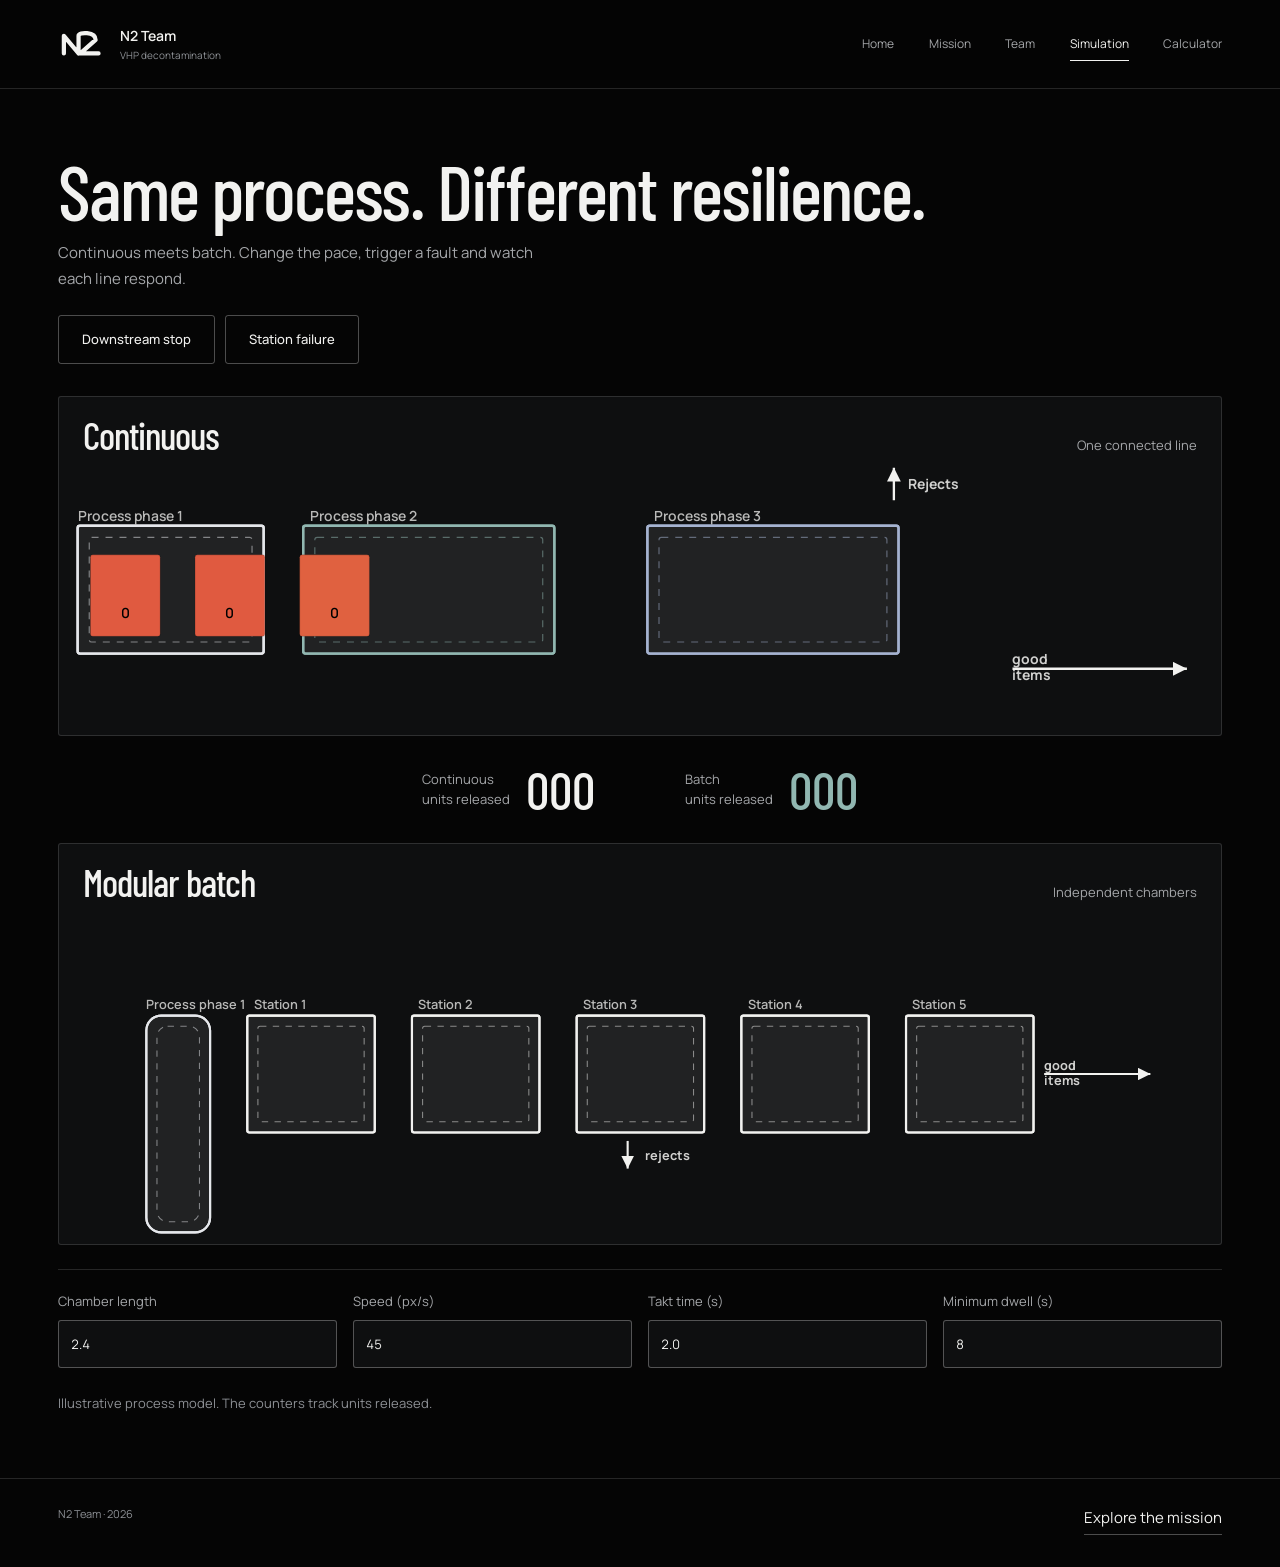
<file: v4_continuous_vs_batch_animation.html>
<!DOCTYPE html>
<html lang="en">
<head>
  <meta charset="utf-8" />
  <meta name="viewport" content="width=device-width, initial-scale=1" />
  <title>Continuous vs. batch — N2 Team</title>
  <meta name="theme-color" content="#050505">
  <meta name="description" content="Put continuous and modular batch VHP processes side by side. Trigger a stop and watch how each line responds.">
  <script>
    if (new URLSearchParams(location.search).get('embed') === '1') {
      document.documentElement.classList.add('is-embedded');
    }
  </script>
  <link rel="stylesheet" href="assets/css/styles.css">
  <style>
    .simulation-wrap{ display:grid; gap:24px; padding-block:clamp(30px,5vw,70px); }
    .simulation-intro{ display:flex; flex-wrap:wrap; justify-content:space-between; align-items:flex-end; gap:24px; padding-bottom:8px; }
    .simulation-intro h1{ font-size:clamp(48px,6vw,92px); margin-bottom:12px; }
    .simulation-intro .standfirst{ max-width:55ch; margin:0; }
    .simulation-actions{ display:flex; flex-wrap:wrap; gap:10px; }
    .simulation-actions .btn.active{ background:var(--text); color:var(--bg); }
    .simulation-wrap .scene{ min-width:0; border:1px solid var(--border); background:var(--panel); overflow:hidden; border-radius:var(--radius); }
    .scene-heading{ display:flex; align-items:baseline; justify-content:space-between; gap:16px; padding:18px 24px 0; }
    .scene-heading h2{ font-size:clamp(28px,3vw,38px); margin:0; }
    .scene-heading span{ font-size:13px; color:var(--muted); }
    .diagram-scroll{ overflow-x:auto; overscroll-behavior-x:contain; scrollbar-color:var(--border-strong) var(--panel); }
    .diagram-scroll svg{ display:block; width:100%; min-width:740px; height:auto; max-height:340px; }
    .scene svg text{ font-family:var(--sans); }
    .scoreboard{ display:flex; justify-content:center; flex-wrap:wrap; gap:clamp(28px,7vw,100px); padding:4px 0; }
    .score-reading{ display:flex; align-items:center; gap:16px; }
    .score-label{ color:var(--muted); font-size:13px; line-height:1.5; }
    .score{ font:500 clamp(34px,4vw,52px)/1 var(--display); font-variant-numeric:tabular-nums; color:var(--text); }
    .score.bottom{ color:var(--brand-2); }
    .hud{ display:grid; grid-template-columns:repeat(4,minmax(0,1fr)); gap:16px; padding-top:20px; border-top:1px solid var(--border); }
    .hud label{ display:flex; flex-direction:column; gap:8px; font-size:13px; color:var(--muted); }
    .hud input{ width:100%; min-width:0; background:var(--panel); color:var(--text); border:1px solid var(--border-strong); border-radius:var(--radius); padding:12px; font:inherit; font-variant-numeric:tabular-nums; }
    .simulation-note{ font-size:13px; color:var(--subtle); margin:0; }
    .scroll-hint{ display:none; font-size:12px; color:var(--muted); margin:0; }
    /* Keep live diagrams out of blur-based page entrances. */
    .simulation-wrap, .simulation-wrap > .scene{ animation:none; }
    @media (max-width:760px){
      .simulation-wrap{ gap:20px; }
      .hud{ grid-template-columns:repeat(2,minmax(0,1fr)); }
      .scene-heading{ padding:16px 16px 4px; }
      .scene-heading span{ max-width:18ch; text-align:right; }
      .scroll-hint{ display:block; }
      .scoreboard{ justify-content:space-around; gap:18px; }
      .score-reading{ gap:10px; }
      .diagram-scroll svg{ max-height:none; }
    }
    /* The same live tool, with its page chrome removed inside the mission. */
    html.is-embedded, .is-embedded body{ min-height:0; height:auto; }
    .is-embedded body{ display:block; background:var(--panel); }
    .is-embedded .site-header, .is-embedded footer, .is-embedded .skip-link,
    .is-embedded .simulation-intro > div:first-child{ display:none; }
    .is-embedded .simulation-wrap{ width:100%; margin:0; padding:14px; gap:12px; flex:none; }
    .is-embedded .simulation-intro{ display:block; padding:0; }
    .is-embedded .simulation-actions{ gap:8px; }
    .is-embedded .simulation-actions .btn{ padding:8px 12px; font-size:11px; }
    .is-embedded .scene-heading{ align-items:center; padding:10px 12px 0; gap:8px; }
    .is-embedded .scene-heading h2{ font-size:23px; }
    .is-embedded .scene-heading span{ max-width:none; font-size:10px; }
    .is-embedded .diagram-scroll svg{ min-width:0; max-height:none; }
    .is-embedded .scoreboard{ justify-content:space-around; gap:14px; padding:0; }
    .is-embedded .score-reading{ gap:8px; }
    .is-embedded .score-label{ font-size:10px; line-height:1.35; }
    .is-embedded .score{ font-size:28px; }
    .is-embedded .hud{ grid-template-columns:repeat(4,minmax(0,1fr)); gap:10px; padding-top:12px; }
    .is-embedded .hud label{ gap:5px; font-size:10px; }
    .is-embedded .hud input{ padding:7px 8px; font-size:12px; }
    .is-embedded .simulation-note{ font-size:10px; line-height:1.5; }
    .is-embedded .scroll-hint{ display:none; }
    @media (max-width:459px){
      .is-embedded .simulation-wrap{ padding:12px; gap:10px; }
      .is-embedded .hud{ grid-template-columns:repeat(2,minmax(0,1fr)); }
      .is-embedded .diagram-scroll svg{ min-width:520px; }
      .is-embedded .scroll-hint{ display:block; font-size:10px; }
      .is-embedded .scene-heading span{ max-width:16ch; }
    }
  </style>
<link rel="icon" type="image/svg+xml" href="assets/images/favicon.svg">
</head>
<body class="simulation-page">
<a class="skip-link" href="#main">Skip to content</a>
<header class="site-header">
  <div class="container">
    <nav class="nav" aria-label="Main">
      <a class="brand" href="index.html">
        <svg class="nav-logo" viewBox="0 0 400 240" aria-hidden="true">
          <path d="M 50 200 L 50 50 L 175 200 L 175 50 C 175 15 320 15 320 85 L 190 200 L 345 200"
                fill="none" stroke="currentColor" stroke-width="36"
                stroke-linecap="round" stroke-linejoin="round"/>
        </svg>
        <span>
          N2 Team
          <small>VHP decontamination</small>
        </span>
      </a>

      <button class="nav-toggle" data-nav-toggle aria-expanded="false" aria-controls="navLinks">
        Menu
      </button>

      <div class="nav-links" id="navLinks" data-nav-links>
        <a href="index.html">Home</a>
        <a href="mission.html">Mission</a>
        <a href="team.html">Team</a>
        <a href="v4_continuous_vs_batch_animation.html">Simulation</a>
        <a href="evaporation_calculator.html">Calculator</a>
      </div>
    </nav>
  </div>
</header>
  <main id="main" class="simulation-wrap container">
    <div class="simulation-intro">
      <div>
        <h1>Same process. Different resilience.</h1>
        <p class="standfirst">Continuous meets batch. Change the pace, trigger a fault and watch each line respond.</p>
      </div>
      <div class="simulation-actions">
        <button id="pauseBtn" class="btn" type="button" aria-pressed="false">Downstream stop</button>
        <button id="failBtn" class="btn" type="button" aria-pressed="false">Station failure</button>
      </div>
    </div>
    <p class="scroll-hint">Swipe each diagram to follow the full line.</p>

    <!-- ===== Top: Continuous process ===== -->
    <section class="scene" aria-labelledby="continuous-title">
      <div class="scene-heading"><h2 id="continuous-title">Continuous</h2><span>One connected line</span></div>
      <div class="diagram-scroll" tabindex="0" role="region" aria-label="Continuous process diagram">
      <svg id="vizCont" viewBox="0 0 1000 240" width="100%" height="100%" preserveAspectRatio="xMidYMid meet">
        <defs>
          <filter id="glowCont" x="-50%" y="-50%" width="200%" height="200%">
            <feGaussianBlur stdDeviation="0" result="blur" />
            <feMerge>
              <feMergeNode in="blur" />
              <feMergeNode in="SourceGraphic" />
            </feMerge>
          </filter>
          <marker id="arrowHeadCont" viewBox="0 0 10 10" refX="10" refY="5" markerWidth="6" markerHeight="6" orient="auto">
            <path d="M 0 0 L 10 5 L 0 10 z" fill="#f2f2f0"/>
          </marker>
        </defs>
        <!-- Process phase 1 (purely visual) -->
        <g id="stationP">
          <rect id="stationPGlass" x="16" y="60" width="160" height="110" rx="2" ry="2" fill="rgba(242,242,240,.04)" stroke="#e5e7eb" stroke-width="2" filter="url(#glowCont)" />
          <rect id="stationPInner" x="26" y="70" width="140" height="90" rx="2" ry="2" fill="transparent" stroke="#e5e7eb" stroke-width="1" stroke-dasharray="6 6" opacity="0.5"/>
          <text id="stationPLabel" x="16" y="56" fill="#f2f2f0" opacity="0.75" font-size="12" font-weight="600">Process phase 1</text>
        </g>
        <!-- Process phase 2 (A) -->
        <g id="stationA">
          <rect id="stationAGlass" x="210" y="60" width="220" height="110" rx="2" ry="2" fill="rgba(242,242,240,.04)" stroke="#91b7b1" stroke-width="2" filter="url(#glowCont)" />
          <rect id="stationAInner" x="220" y="70" width="200" height="90" rx="2" ry="2" fill="transparent" stroke="#91b7b1" stroke-width="1" stroke-dasharray="6 6" opacity="0.5"/>
          <text id="stationALabel" x="216" y="56" fill="#f2f2f0" opacity="0.75" font-size="12" font-weight="600">Process phase 2</text>
        </g>
        <!-- Process phase 3 (B) -->
        <g id="stationB">
          <rect id="stationBGlass" x="510" y="60" width="220" height="110" rx="2" ry="2" fill="rgba(242,242,240,.04)" stroke="#a5b3d1" stroke-width="2" filter="url(#glowCont)" />
          <rect id="stationBInner" x="520" y="70" width="200" height="90" rx="2" ry="2" fill="transparent" stroke="#a5b3d1" stroke-width="1" stroke-dasharray="6 6" opacity="0.5"/>
          <text id="stationBLabel" x="516" y="56" fill="#f2f2f0" opacity="0.75" font-size="12" font-weight="600">Process phase 3</text>
        </g>
        <g id="packagesCont"></g>
        <text id="discardLabel" x="750" y="28" fill="#f2f2f0" opacity="0.85" font-size="12" font-weight="700">Rejects</text>
      </svg>
      </div>
    </section>

    <!-- Scoreboard (centered between canvases) -->
    <div class="scoreboard" aria-label="Released units">
      <div class="score-reading"><span class="score-label">Continuous<br>units released</span><output id="scoreCont" class="score top" aria-live="off">000</output></div>
      <div class="score-reading"><span class="score-label">Batch<br>units released</span><output id="scoreBatch" class="score bottom" aria-live="off">000</output></div>
    </div>

    <!-- ===== Bottom: Batch (horizontal) ===== -->
    <section class="scene" aria-labelledby="batch-title">
      <div class="scene-heading"><h2 id="batch-title">Modular batch</h2><span>Independent chambers</span></div>
      <div class="diagram-scroll" tabindex="0" role="region" aria-label="Batch process diagram">
      <svg id="vizBatchH" viewBox="0 0 1000 320" width="100%" height="100%" preserveAspectRatio="xMidYMid meet">
        <defs>
          <filter id="glowBatchH" x="-50%" y="-50%" width="200%" height="200%">
            <feGaussianBlur stdDeviation="0" result="blur" />
            <feMerge>
              <feMergeNode in="blur" />
              <feMergeNode in="SourceGraphic" />
            </feMerge>
          </filter>
          <marker id="arrowHeadBatch" viewBox="0 0 10 10" refX="10" refY="5" markerWidth="6" markerHeight="6" orient="auto">
            <path d="M 0 0 L 10 5 L 0 10 z" fill="#f2f2f0"/>
          </marker>
        </defs>
        <g id="batchStationsH"></g>
        <g id="batchPackagesH"></g>
      </svg>
      </div>
    </section>

    <!-- Controls -->
    <div class="hud">
      <label>Chamber length <input id="ptimeInput" type="number" step="0.1" min="0.3" max="10" value="2.4" /></label>
      <label>Speed (px/s) <input id="speedInput" type="number" step="10" min="20" max="600" value="45" /></label>
      <label>Takt time (s) <input id="taktInput" type="number" step="0.1" min="0.2" max="10" value="2.0" /></label>
      <label>Minimum dwell (s) <input id="minStayInput" type="number" step="0.1" min="0" max="60" value="8" /></label>
    </div>
    <p class="simulation-note">Illustrative process model. The counters track units released.</p>
  </main>
  <footer><div class="container"><div class="tiny">N2 Team &middot; <span data-year></span></div><a class="xref" href="mission.html">Explore the mission</a></div></footer>

  <script>
    // -------------------------
    // SCOREBOARD
    // -------------------------
    const scoreContEl = document.getElementById('scoreCont');
    const scoreBatchEl = document.getElementById('scoreBatch');
    let scoreCont = 0, scoreBatch = 0; const fmt3 = n => String(n).padStart(3,'0');
    function incCont(){ scoreCont++; scoreContEl.textContent = fmt3(scoreCont); }
    function incBatch(){ scoreBatch++; scoreBatchEl.textContent = fmt3(scoreBatch); }

    // -------------------------
    // SHARED CONTROLS
    // -------------------------
    const pauseBtn = document.getElementById('pauseBtn');
    const failBtn  = document.getElementById('failBtn');
    let paused = false; // shared pause for both animations
    let failed = false; // failure mode
    const ptimeInput = document.getElementById('ptimeInput');
    const speedInput = document.getElementById('speedInput');
    const taktInput  = document.getElementById('taktInput');
    const minStayInput = document.getElementById('minStayInput');

    // -------------------------
    // CONTINUOUS (TOP)
    // -------------------------
    (function initContinuous(){
      const svgCont = document.getElementById('vizCont');
      const stationAGlass = document.getElementById('stationAGlass');
      const stationAInner = document.getElementById('stationAInner');
      const stationALabel = document.getElementById('stationALabel');
      const stationBGlass = document.getElementById('stationBGlass');
      const stationBInner = document.getElementById('stationBInner');
      const stationBLabel = document.getElementById('stationBLabel');
      const packagesG = document.getElementById('packagesCont');
      const discardLabel = document.getElementById('discardLabel');

      const VIEW_W = 1000, PKG_W = 60, PKG_H = 70, FLOW_Y = 120;
      const RED=[224,90,64], YELLOW=[224,148,60], GREEN=[79,192,173], BLUE=[127,168,224], PURPLE=[224,116,47];
      const mix=(a,b,t)=>{t=Math.max(0,Math.min(1,t)); return [
        Math.round(a[0]+(b[0]-a[0])*t),
        Math.round(a[1]+(b[1]-a[1])*t),
        Math.round(a[2]+(b[2]-a[2])*t)
      ];};

      let speed = Math.max(20, Math.min(600, Number(speedInput.value) || 45));
      let processingTime = Math.max(0.3, Math.min(10, Number(ptimeInput.value) || 2.4));
      const DESIGN_PPS = 90; // baseline pixels/s used ONLY to size chambers

      const stationAX = 210; let stationBX = 510; const stationGap = 80; // B.x gets recomputed if length changes
      const stationBounds = glass => { const x=+glass.getAttribute('x'); const w=+glass.getAttribute('width'); return {left:x,right:x+w,width:w}; };

      // Visuals for Decontamination (A) during failure
      const A_BLUE = '#91b7b1', A_GRAY = '#888b90';
      const A_FILL_NORMAL = 'rgba(242,242,240,.04)';
      const A_FILL_FAIL   = 'rgba(136,139,144,0.30)';
      function setFailedVisual(on){
        stationAGlass.setAttribute('stroke', on? A_GRAY : A_BLUE);
        stationAInner.setAttribute('stroke', on? A_GRAY : A_BLUE);
        stationAGlass.setAttribute('fill', on? A_FILL_FAIL : A_FILL_NORMAL);
      }

      // build dynamic arrows/labels and update chamber widths/positions
      function updateStationsGeometry(){
        const len = Math.max(120, DESIGN_PPS * processingTime);
        // A
        stationAGlass.setAttribute('x', stationAX); stationAGlass.setAttribute('width', len);
        stationAInner.setAttribute('x', stationAX + 10); stationAInner.setAttribute('width', Math.max(0, len - 20)); stationALabel.setAttribute('x', stationAX + 6);
        // apply visual stroke/fill depending on failure state
        stationAGlass.setAttribute('stroke', failed? A_GRAY : A_BLUE);
        stationAInner.setAttribute('stroke', failed? A_GRAY : A_BLUE);
        stationAGlass.setAttribute('fill', failed? A_FILL_FAIL : A_FILL_NORMAL);
        // B
        stationBX = Math.min(900, stationAX + len + stationGap);
        stationBGlass.setAttribute('x', stationBX); stationBGlass.setAttribute('width', len);
        stationBInner.setAttribute('x', stationBX + 10); stationBInner.setAttribute('width', Math.max(0, len - 20)); stationBLabel.setAttribute('x', stationBX + 6);

        // Up arrow next to discard label
        if(discardLabel){
          const labelX = stationBX + len + 8;
          const labelY = 28;
          discardLabel.setAttribute('x', labelX);
          discardLabel.setAttribute('y', labelY);
          let upArrow = document.getElementById('discardArrowUp');
          if(!upArrow){
            upArrow = document.createElementNS('http://www.w3.org/2000/svg','line');
            upArrow.setAttribute('id','discardArrowUp');
            upArrow.setAttribute('stroke','#f2f2f0');
            upArrow.setAttribute('stroke-width','2');
            upArrow.setAttribute('marker-end','url(#arrowHeadCont)');
            svgCont.appendChild(upArrow);
          }
          upArrow.setAttribute('x1', labelX - 12); upArrow.setAttribute('x2', labelX - 12);
          upArrow.setAttribute('y1', labelY + 10); upArrow.setAttribute('y2', 10);
        }
        // rightward arrow + label for goods (continuous)
        let deconArrow = document.getElementById('deconArrowRight');
        if(!deconArrow){
          deconArrow = document.createElementNS('http://www.w3.org/2000/svg','line');
          deconArrow.setAttribute('id','deconArrowRight');
          deconArrow.setAttribute('stroke','#f2f2f0');
          deconArrow.setAttribute('stroke-width','2');
          deconArrow.setAttribute('marker-end','url(#arrowHeadCont)');
          svgCont.appendChild(deconArrow);
        }
        const yR = FLOW_Y + PKG_H/2 + 28;
        const xR1 = VIEW_W - 180; const xR2 = VIEW_W - 30;
        deconArrow.setAttribute('x1', xR1); deconArrow.setAttribute('y1', yR);
        deconArrow.setAttribute('x2', xR2); deconArrow.setAttribute('y2', yR);
        let deconLab = document.getElementById('deconLabelCont');
        if(!deconLab){
          deconLab = document.createElementNS('http://www.w3.org/2000/svg','text');
          deconLab.setAttribute('id','deconLabelCont');
          deconLab.setAttribute('fill','#f2f2f0'); deconLab.setAttribute('opacity','0.85');
          deconLab.setAttribute('font-size','12'); deconLab.setAttribute('font-weight','700');
          deconLab.setAttribute('text-anchor','start'); svgCont.appendChild(deconLab);
        }
        deconLab.setAttribute('x', xR1); deconLab.setAttribute('y', yR - 4);
        // multiline label aligned with LEFT arrow begin
        while (deconLab.firstChild) deconLab.removeChild(deconLab.firstChild);
        const sp1 = document.createElementNS('http://www.w3.org/2000/svg','tspan');
        sp1.setAttribute('x', xR1); sp1.setAttribute('y', yR - 4); sp1.textContent = 'good'; deconLab.appendChild(sp1);
        const sp2 = document.createElementNS('http://www.w3.org/2000/svg','tspan');
        sp2.setAttribute('x', xR1); sp2.setAttribute('dy', '14'); sp2.textContent = 'items'; deconLab.appendChild(sp2);
      }

      // package factory (with visible clock)
      const SPACING = PKG_W * 1.5; const packages=[];
      const setFill=(pkg,rgb)=>pkg.rect.setAttribute('fill',`rgb(${rgb[0]},${rgb[1]},${rgb[2]})`);
      const getFill=(pkg)=>{ const v=pkg.rect.getAttribute('fill'); if(v&&v.startsWith('rgb(')){ const parts=v.slice(4,-1).split(','); return [parseInt(parts[0]),parseInt(parts[1]),parseInt(parts[2])]; } return RED; };
      function makeClockText(){ const t=document.createElementNS('http://www.w3.org/2000/svg','text'); t.setAttribute('x', PKG_W/2); t.setAttribute('y', PKG_H/2 + 16); t.setAttribute('fill','#000'); t.setAttribute('font-size','12'); t.setAttribute('font-weight','600'); t.setAttribute('text-anchor','middle'); t.setAttribute('dominant-baseline','middle'); t.textContent='0'; return t; }
      function createPackage(x){
        const g=document.createElementNS('http://www.w3.org/2000/svg','g');
        const r=document.createElementNS('http://www.w3.org/2000/svg','rect'); r.setAttribute('x',0); r.setAttribute('y',0); r.setAttribute('width',PKG_W); r.setAttribute('height',PKG_H); r.setAttribute('rx',2); r.setAttribute('ry',2); r.setAttribute('fill',`rgb(${RED[0]},${RED[1]},${RED[2]})`); r.setAttribute('stroke','#00000022');
        const txt = makeClockText();
        g.appendChild(r); g.appendChild(txt); g.setAttribute('transform',`translate(${x}, ${FLOW_Y - PKG_H/2})`); packagesG.appendChild(g);
        return { x, g, rect:r, clock:txt,
          inA:false, timeInA:0, nominalA:processingTime, hadStopsInA:false,
          inB:false, timeInB:0, nominalB:processingTime, bStart:RED, bTarget:GREEN,
          timeReal:0, clockStarted:false, colB_Tcol:0, wasInB:false, scoredThisCycle:false,
          purpleProgress:0, discard:false, discardT:0, discardDur:0.5, yOffset:0 };
      }
      function initPackages(){
        packages.length=0; packagesG.innerHTML='';
        const Aleft = +stationAGlass.getAttribute('x');
        const anchor = Aleft - PKG_W - 8; // start just to the left of Decontamination
        const count = Math.ceil(VIEW_W / SPACING) + 3;
        for(let i=count-1;i>=0;i--){ const x = anchor - i*SPACING; packages.push(createPackage(x)); }
      }

      // Animation loop
      let rafId=null; let last=performance.now();
      function tick(now){
        const dt=(now-last)/1000; last=now;
        const A=stationBounds(stationAGlass); const B=stationBounds(stationBGlass);
        for(const pkg of packages){
          const centerX=pkg.x + PKG_W/2;
          const nowInA = centerX>=A.left && centerX<=A.right;
          if(!pkg.inA && nowInA){ pkg.inA=true; pkg.timeInA=0; pkg.nominalA=processingTime; pkg.timeReal=0; pkg.clockStarted=true; pkg.clock.textContent='0'; }
          if(pkg.inA && !nowInA){ pkg.inA=false; const tcolA = A.width / Math.max(1, speed); const blueFrac = Math.max(0, Math.min(1, (pkg.timeInA - tcolA) / tcolA)); pkg.hadStopsInA = blueFrac >= 0.2; }

          const nowInB = centerX>=B.left && centerX<=B.right;
          if(!pkg.inB && nowInB){ pkg.inB=true; pkg.wasInB=true; pkg.timeInB=0; pkg.colB_Tcol = B.width / Math.max(1, speed); pkg.bStart=getFill(pkg); pkg.bTarget=(pkg.hadStopsInA?PURPLE:GREEN); }
          if(pkg.inB && !nowInB){ pkg.inB=false; }
          // Count/Discard when fully out of B: left edge past B.right
          if(!nowInB && pkg.wasInB && !pkg.scoredThisCycle && pkg.x >= B.right){
            if(pkg.purpleProgress >= 0.10){ pkg.discard = true; pkg.discardT = 0; pkg.scoredThisCycle = true; }
            else { incCont(); pkg.scoredThisCycle = true; }
          }

          // Color & clocks
          if(pkg.clockStarted){ pkg.timeReal += dt; pkg.clock.textContent = String(Math.floor(pkg.timeReal)); }
          if(nowInA){
            pkg.timeInA += dt; // non-pausing inside A
            const tcolA = A.width / Math.max(1, speed);
            if(pkg.timeInA <= tcolA){ setFill(pkg, mix(RED, YELLOW, pkg.timeInA / tcolA)); }
            else if(pkg.timeInA <= 2*tcolA){ setFill(pkg, mix(YELLOW, BLUE, (pkg.timeInA - tcolA) / tcolA)); }
            else { setFill(pkg, BLUE); }
          } else if(centerX < A.left){ setFill(pkg, RED); }
          if(pkg.inB){
            if(!(paused||failed)){ pkg.timeInB += dt; }
            const denom = Math.max(0.0001, pkg.colB_Tcol || 1);
            const t = Math.min(1, pkg.timeInB / denom);
            setFill(pkg, mix(pkg.bStart, pkg.bTarget, t));
            pkg.purpleProgress = (pkg.bTarget === PURPLE) ? t : 0;
          }

          // Motion & Discard path
          if(!(paused||failed)){
            if(pkg.discard){
              pkg.discardT += dt;
              const baseY = FLOW_Y - PKG_H/2;
              const targetY = -PKG_H - 10; // off the top
              const f = Math.min(1, pkg.discardT / (pkg.discardDur||0.5));
              pkg.yOffset = (targetY - baseY) * f;
            } else { pkg.x += speed * dt; pkg.yOffset = 0; }
          }
        }

        // Recycle (continuous recycles at canvas right or discard completion)
        let minX=Infinity; for(const p of packages){ if(p.x<minX) minX=p.x; }
        for(const pkg of packages){
          const topTarget = - (FLOW_Y - PKG_H/2) - PKG_H - 10;
          if(pkg.discard && pkg.yOffset <= topTarget){
            // recycle after discard completes
            pkg.discard=false; pkg.yOffset=0; pkg.purpleProgress=0; pkg.wasInB=false; pkg.scoredThisCycle=false;
            pkg.inA=false; pkg.timeInA=0; pkg.hadStopsInA=false; pkg.inB=false; pkg.timeInB=0; pkg.colB_Tcol=0; pkg.bStart=RED; pkg.bTarget=GREEN; pkg.timeReal=0; pkg.clockStarted=false; pkg.clock.textContent='0';
            pkg.x = minX - SPACING; setFill(pkg, RED);
          } else if(pkg.x > VIEW_W + 20){
            pkg.x = minX - SPACING; pkg.inA=false; pkg.timeInA=0; pkg.hadStopsInA=false; pkg.inB=false; pkg.timeInB=0; pkg.colB_Tcol=0; pkg.bStart=RED; pkg.bTarget=GREEN; pkg.timeReal=0; pkg.clockStarted=false; pkg.clock.textContent='0'; pkg.wasInB=false; pkg.scoredThisCycle=false; pkg.discard=false; pkg.yOffset=0; pkg.purpleProgress=0; setFill(pkg, RED);
          }
        }
        // Draw transforms
        for(const pkg of packages){ pkg.g.setAttribute('transform',`translate(${pkg.x}, ${FLOW_Y - PKG_H/2 + (pkg.yOffset||0)})`); }

        requestAnimationFrame(tick);
      }

      // Wire controls
      function onTime(){ processingTime = Math.max(0.3, Math.min(10, Number(ptimeInput.value)||processingTime)); updateStationsGeometry(); }
      function onSpeed(){ speed = Math.max(20, Math.min(600, Number(speedInput.value)||speed)); }
      ptimeInput.addEventListener('input', onTime);
      speedInput.addEventListener('input', onSpeed);
      pauseBtn.addEventListener('click', ()=>{ paused = !paused; pauseBtn.classList.toggle('active', paused); pauseBtn.setAttribute('aria-pressed', String(paused)); pauseBtn.textContent = paused? 'Resume':'Downstream stop'; });

      // expose continuous failure visual control
      window.contCtrl = { setFailedVisual };

      // Init
      updateStationsGeometry(); initPackages();
      requestAnimationFrame((t)=>{ requestAnimationFrame(tick); });
    })();

    // -------------------------
    // BATCH (BOTTOM, HORIZONTAL)
    // -------------------------
    (function initBatchHorizontal(){
      const svg = document.getElementById('vizBatchH');
      const stationsG = document.getElementById('batchStationsH');
      const packagesG = document.getElementById('batchPackagesH');

      const VIEW_W = 1000, VIEW_H = 320; const PKG_W = 60, PKG_H = 70;
      const PAD = PKG_W/3; const INNER_W = PKG_W + 2*PAD; const GLASS_PAD = 10; const GLASS_W = INNER_W + 2*GLASS_PAD; const GLASS_H = 110;
      const centerY = VIEW_H/2; const slotY = centerY - PKG_H/2;
      const NUM = 5; const GAP_X = 35; const rowW = NUM*GLASS_W + (NUM-1)*GAP_X; const rowLeft = (VIEW_W - rowW)/2; const rowRight = rowLeft + rowW;

      // Build stations horizontally
      stationsG.innerHTML='';
      const stations=[];
      for(let i=0;i<NUM;i++){
        const gx = rowLeft + i*(GLASS_W + GAP_X); const gy = centerY - GLASS_H/2;
        const g = document.createElementNS('http://www.w3.org/2000/svg','g');
        const glass = document.createElementNS('http://www.w3.org/2000/svg','rect'); glass.setAttribute('x', gx); glass.setAttribute('y', gy); glass.setAttribute('width', GLASS_W); glass.setAttribute('height', GLASS_H); glass.setAttribute('rx',2); glass.setAttribute('ry',2); glass.setAttribute('fill','rgba(242,242,240,.04)'); glass.setAttribute('stroke','#f2f2f0'); glass.setAttribute('stroke-width','2'); glass.setAttribute('filter','url(#glowBatchH)'); g.appendChild(glass);
        const inner = document.createElementNS('http://www.w3.org/2000/svg','rect'); inner.setAttribute('x', gx+GLASS_PAD); inner.setAttribute('y', gy+10); inner.setAttribute('width', INNER_W); inner.setAttribute('height', 90); inner.setAttribute('rx',2); inner.setAttribute('ry',2); inner.setAttribute('fill','transparent'); inner.setAttribute('stroke','#f2f2f0'); inner.setAttribute('stroke-width','1'); inner.setAttribute('stroke-dasharray','6 6'); inner.setAttribute('opacity','0.5'); g.appendChild(inner);
        const overlay = document.createElementNS('http://www.w3.org/2000/svg','rect'); overlay.setAttribute('x', gx); overlay.setAttribute('y', gy); overlay.setAttribute('width', GLASS_W); overlay.setAttribute('height', GLASS_H); overlay.setAttribute('rx',2); overlay.setAttribute('ry',2); overlay.setAttribute('fill','rgba(14,15,16,0.72)'); overlay.setAttribute('opacity','0'); overlay.setAttribute('pointer-events','none'); g.appendChild(overlay);
        const label = document.createElementNS('http://www.w3.org/2000/svg','text'); label.setAttribute('x', gx + 6); label.setAttribute('y', gy - 6); label.setAttribute('fill','#f2f2f0'); label.setAttribute('opacity','0.75'); label.setAttribute('font-size','12'); label.setAttribute('font-weight','600'); label.textContent = `Station ${i+1}`; g.appendChild(label);
        stationsG.appendChild(g);
        stations.push({index:i, gx, gy, slotX: gx+GLASS_PAD + (INNER_W - PKG_W)/2, slotY, glass, inner, failOverlay: overlay, failed:false, occupant:null, reserved:false});
      }

      // Pre-treatment graphic (left of Station 1)
      (function(){
        const PT_W = GLASS_W / 2;
        const PT_H = GLASS_H * 2 - 16; // slightly shorter bottom
        const x = rowLeft - GAP_X - PT_W;
        const y = centerY - GLASS_H/2;
        const g = document.createElementNS('http://www.w3.org/2000/svg','g');
        const glass = document.createElementNS('http://www.w3.org/2000/svg','rect');
        glass.setAttribute('x', x); glass.setAttribute('y', y);
        glass.setAttribute('width', PT_W); glass.setAttribute('height', PT_H);
        glass.setAttribute('rx', 14); glass.setAttribute('ry', 14);
        glass.setAttribute('fill', 'rgba(242,242,240,.04)');
        glass.setAttribute('stroke', '#e5e7eb'); glass.setAttribute('stroke-width','2');
        glass.setAttribute('filter','url(#glowBatchH)');
        g.appendChild(glass);
        const inner = document.createElementNS('http://www.w3.org/2000/svg','rect');
        inner.setAttribute('x', x + 10); inner.setAttribute('y', y + 10);
        inner.setAttribute('width', PT_W - 20); inner.setAttribute('height', PT_H - 20);
        inner.setAttribute('rx', 10); inner.setAttribute('ry', 10);
        inner.setAttribute('fill', 'transparent'); inner.setAttribute('stroke', '#e5e7eb');
        inner.setAttribute('stroke-width','1'); inner.setAttribute('stroke-dasharray','6 6'); inner.setAttribute('opacity','0.5');
        g.appendChild(inner);
        const label = document.createElementNS('http://www.w3.org/2000/svg','text');
        label.setAttribute('x', x); label.setAttribute('y', y - 6);
        label.setAttribute('fill','#f2f2f0'); label.setAttribute('opacity','0.75');
        label.setAttribute('font-size','12'); label.setAttribute('font-weight','600');
        label.textContent = 'Process phase 1';
        svg.appendChild(g); svg.appendChild(label);
      })();

      // Labels & arrows for batch
      (function(){
        // Geometry helpers
        const midX = (rowLeft + rowRight) / 2;
        const discardY = centerY + GLASS_H/2 + 26;
        const arrowLeftX = midX - 12; // left of label

        // Discard label (to the RIGHT of the arrow) + down arrow
        const t = document.createElementNS('http://www.w3.org/2000/svg','text');
        t.setAttribute('id','batchDiscardLabel');
        t.setAttribute('fill','#f2f2f0'); t.setAttribute('opacity','0.85');
        t.setAttribute('font-size','12'); t.setAttribute('font-weight','700');
        t.setAttribute('text-anchor','start'); // left aligned
        svg.appendChild(t);

        const line = document.createElementNS('http://www.w3.org/2000/svg','line');
        line.setAttribute('id','batchDiscardArrowDown');
        line.setAttribute('x1', String(arrowLeftX)); line.setAttribute('y1', String(discardY - 18));
        line.setAttribute('x2', String(arrowLeftX)); line.setAttribute('y2', String(discardY + 8));
        line.setAttribute('stroke','#f2f2f0'); line.setAttribute('stroke-width','2');
        line.setAttribute('marker-end','url(#arrowHeadBatch)');
        svg.appendChild(line);

        // place label to the RIGHT of arrow
        t.setAttribute('x', String(arrowLeftX + 16));
        t.setAttribute('y', String(discardY));
        t.textContent = 'rejects';

        // Rightward arrow + label for good (batch)
        const ar = document.createElementNS('http://www.w3.org/2000/svg','line');
        ar.setAttribute('id','batchDeconArrowRight');
        const x1 = rowRight + 10; const x2 = rowRight + GLASS_W - 10;
        ar.setAttribute('x1', String(x1)); ar.setAttribute('y1', String(centerY));
        ar.setAttribute('x2', String(x2)); ar.setAttribute('y2', String(centerY));
        ar.setAttribute('stroke','#f2f2f0'); ar.setAttribute('stroke-width','2'); ar.setAttribute('marker-end','url(#arrowHeadBatch)');
        svg.appendChild(ar);

        const lab = document.createElementNS('http://www.w3.org/2000/svg','text');
        lab.setAttribute('id','batchDeconLabel');
        lab.setAttribute('x', String(x1)); lab.setAttribute('y', String(centerY - 4));
        lab.setAttribute('fill','#f2f2f0'); lab.setAttribute('opacity','0.85');
        lab.setAttribute('font-size','12'); lab.setAttribute('font-weight','700'); lab.setAttribute('text-anchor','start');
        // multiline: 'good' / 'items', left aligned with arrow start
        const tsp1 = document.createElementNS('http://www.w3.org/2000/svg','tspan'); tsp1.setAttribute('x', String(x1)); tsp1.setAttribute('y', String(centerY - 4)); tsp1.textContent='good';
        const tsp2 = document.createElementNS('http://www.w3.org/2000/svg','tspan'); tsp2.setAttribute('x', String(x1)); tsp2.setAttribute('dy','14'); tsp2.textContent='items';
        lab.appendChild(tsp1); lab.appendChild(tsp2); svg.appendChild(lab);
      })();

      let takt = Math.max(0.2, Math.min(10, Number(taktInput.value)||2.0));
      let minStay = Math.max(0, Number(minStayInput.value)||8.0);
      let sinceCreation = 0, sinceExit = 0;
      const RED=[224,90,64], YELLOW=[224,148,60], GREEN=[79,192,173];
      const mix=(a,b,t)=>{t=Math.max(0,Math.min(1,t)); return [ Math.round(a[0]+(b[0]-a[0])*t), Math.round(a[1]+(b[1]-a[1])*t), Math.round(a[2]+(b[2]-a[2])*t) ];};
      const setFill=(p,rgb)=> p.rect.setAttribute('fill',`rgb(${rgb[0]},${rgb[1]},${rgb[2]})`);
      const applyColor=(p)=>{ const t=p.timeReal; if(t<=4){ setFill(p, mix(RED, YELLOW, t/4)); } else if(t<=8){ setFill(p, mix(YELLOW, GREEN, (t-4)/4)); } else { setFill(p, GREEN); } };

      function makeRect(){ const r=document.createElementNS('http://www.w3.org/2000/svg','rect'); r.setAttribute('x',0); r.setAttribute('y',0); r.setAttribute('width',PKG_W); r.setAttribute('height',PKG_H); r.setAttribute('rx',2); r.setAttribute('ry',2); r.setAttribute('fill',`rgb(${RED[0]},${RED[1]},${RED[2]})`); r.setAttribute('stroke','#00000022'); return r; }
      function makeClock(){ const t=document.createElementNS('http://www.w3.org/2000/svg','text'); t.setAttribute('x', PKG_W/2); t.setAttribute('y', PKG_H/2 + 16); t.setAttribute('fill','#000'); t.setAttribute('font-size','12'); t.setAttribute('font-weight','600'); t.setAttribute('text-anchor','middle'); t.setAttribute('dominant-baseline','middle'); t.textContent='0'; return t; }

      const pkgs=[];
      function createPkgForStation(st){
        const g = document.createElementNS('http://www.w3.org/2000/svg','g'); const rect = makeRect(); const tReal = makeClock();
        g.appendChild(rect); g.appendChild(tReal); packagesG.appendChild(g);
        const p={ g, rect, textReal:tReal, x:rowLeft - 2*GLASS_W, y:centerY + GLASS_H/2 + 20,
          state:'enter_horiz', t:0, H_DUR:0.5, V_DUR:0.2,
          startX:rowLeft - 2*GLASS_W, startY:centerY + GLASS_H/2 + 20,
          targetX:st.slotX, targetY:st.slotY, station:st, timeIn:0, timeReal:0 };
        st.reserved=true; pkgs.push(p); g.setAttribute('transform',`translate(${p.x},${p.y})`); return p;
      }

      function tryCreate(){ const idx=stations.findIndex(s=>!s.occupant && !s.reserved && !s.failed); if(idx===-1) return false; if(sinceCreation < takt) return false; createPkgForStation(stations[idx]); sinceCreation=0; return true; }
      function tryExit(){ if(sinceExit < takt) return false; for(const st of stations){ const occ=st.occupant; if(occ && !st.failed && occ.state==='processing' && occ.timeIn>minStay){ occ.state='exit_up'; occ.t=0; occ.startX=occ.x; occ.startY=occ.y; sinceExit=0; return true; } } return false; }

      function updateStationOutlines(){
        const blue = '#91b7b1'; const green = '#a5b3d1'; const white = '#f2f2f0'; const gray = '#888b90';
        for(const st of stations){
          let col = white;
          if(st.failed){ col = gray; }
          else if(st.occupant){ const t = st.occupant.timeReal || 0; col = (t < (minStay/2)) ? blue : green; }
          st.glass.setAttribute('stroke', col);
        }
      }

      // Failure toggler for station #2
      function setFailureMode(on){
        const st2 = stations[1]; if(!st2) return;
        st2.failed = !!on; st2.failOverlay.setAttribute('opacity', on? '0.8' : '0');
        if(on && st2.occupant && st2.occupant.state==='processing'){ const p = st2.occupant; p.failedGrey = true; p.rect.setAttribute('fill','#888b90'); }
        if(!on && st2.occupant && st2.occupant.failedGrey && st2.occupant.state==='processing'){
          const p = st2.occupant; p.state='exit_down'; p.t=0; p.startX=p.x; p.startY=p.y;
        }
        updateStationOutlines();
      }
      window.batchCtrl = { setFailed: setFailureMode };

      // Path references
      const entryStartX = rowLeft - 2*GLASS_W;            // far left
      const entryY      = centerY + GLASS_H/2 + 20;       // BELOW stations
      const gyTop = centerY - GLASS_H/2;                  // top of stations
      const LABEL_OFFSET = 6; const EXIT_CLEARANCE = 8;
      const exitUpY   = gyTop - LABEL_OFFSET - PKG_H - EXIT_CLEARANCE; // up path height (above labels)
      const exitDownY = VIEW_H + 30;                      // below canvas for discard
      const exitTargetX = rowRight + 2*GLASS_W;           // far right

      // Decontaminated right-arrow + label already created above in IIFE

      // Controls
      function onTakt(){ takt = Math.max(0.2, Math.min(10, Number(taktInput.value)||takt)); }
      taktInput.addEventListener('input', onTakt);
      function onMinStay(){ minStay = Math.max(0, Number(minStayInput.value)||minStay); }
      minStayInput.addEventListener('input', onMinStay);

      // Loop (pause affects exit + logic clock; visible clock never pauses)
      let last=performance.now();
      function tick(now){ const dt=(now-last)/1000; last=now; const enteringDt=dt; const logicDt= paused?0:dt; const realDt=dt; const exitDt= paused?0:dt;
        for(const p of pkgs){
          if(p.state==='enter_horiz'){
            const eDt = p.station.failed ? 0 : enteringDt; p.t+=eDt; const f=Math.min(1,p.t/p.H_DUR); p.x = p.startX + (p.targetX - p.startX)*f; p.y = entryY; p.g.setAttribute('transform',`translate(${p.x},${p.y})`);
            if(f>=1){ p.state='enter_up'; p.t=0; p.startX=p.x; p.startY=entryY; }
          } else if(p.state==='enter_up'){
            const eDt = p.station.failed ? 0 : enteringDt; p.t+=eDt; const f=Math.min(1,p.t/p.V_DUR); p.x = p.targetX; p.y = p.startY + (p.targetY - p.startY)*f; p.g.setAttribute('transform',`translate(${p.x},${p.y})`);
            if(f>=1){ p.state='processing'; p.t=0; p.x=p.targetX; p.y=p.targetY; p.g.setAttribute('transform',`translate(${p.x},${p.y})`); p.station.occupant=p; p.station.reserved=false; p.timeIn=0; p.timeReal=0; p.textReal.textContent='0'; applyColor(p);} }
          else if(p.state==='processing'){
            p.timeIn  += (p.station.failed ? 0 : logicDt);
            p.timeReal+= (p.station.failed ? 0 : realDt);
            p.textReal.textContent = String(Math.floor(p.timeReal));
            if((p.station.failed && p.station.index===1) || p.failedGrey){ p.rect.setAttribute('fill','#888b90'); }
            else { applyColor(p); }
          } else if(p.state==='exit_up'){
            p.t+=exitDt; const f=Math.min(1,p.t/p.V_DUR); p.x = p.startX; p.y = p.startY + (exitUpY - p.startY)*f; p.g.setAttribute('transform',`translate(${p.x},${p.y})`);
            if(f>=1){ if(p.station && p.station.occupant===p) p.station.occupant=null; p.state='exit_horiz'; p.t=0; p.startX=p.x; p.startY=p.y; }
          } else if(p.state==='exit_down'){
            p.t+=exitDt; const f=Math.min(1,p.t/p.V_DUR); p.x = p.startX; p.y = p.startY + (exitDownY - p.startY)*f; p.g.setAttribute('transform',`translate(${p.x},${p.y})`);
            if(f>=1){ if(p.station && p.station.occupant===p) p.station.occupant=null; if(p.g&&p.g.parentNode) p.g.parentNode.removeChild(p.g); const idx=pkgs.indexOf(p); if(idx>=0) pkgs.splice(idx,1); }
          } else if(p.state==='exit_horiz'){
            p.t+=exitDt; const f=Math.min(1,p.t/p.H_DUR); p.x = p.startX + (exitTargetX - p.startX)*f; p.y = exitUpY; p.g.setAttribute('transform',`translate(${p.x},${p.y})`);
            if(f>=1 || p.x>=VIEW_W){ if(p.g&&p.g.parentNode) p.g.parentNode.removeChild(p.g); const idx=pkgs.indexOf(p); if(idx>=0) pkgs.splice(idx,1); incBatch(); }
          }
        }
        sinceCreation += dt; sinceExit += exitDt; tryCreate(); tryExit(); updateStationOutlines();
        requestAnimationFrame(tick);
      }

      // Start
      requestAnimationFrame(tick);

      // Expose failure control to top-level button
      window.batchCtrl = { setFailed: setFailureMode };
    })();

    // -------------------------
    // TOP-LEVEL BUTTONS
    // -------------------------
    failBtn.addEventListener('click', ()=>{ failed = !failed; failBtn.classList.toggle('active', failed); failBtn.setAttribute('aria-pressed', String(failed)); if(window.batchCtrl && window.batchCtrl.setFailed) window.batchCtrl.setFailed(failed); if(window.contCtrl && window.contCtrl.setFailedVisual) window.contCtrl.setFailedVisual(failed); });

    // -------------------------
    // MINIMAL SELF-TESTS (console)
    // -------------------------
    (function selfTests(){
      try{
        console.assert(document.getElementById('taktInput'), 'taktInput missing');
        console.assert(document.getElementById('minStayInput'), 'minStayInput missing');
        const wA1 = +document.getElementById('stationAGlass').getAttribute('width');
        const speedEl = document.getElementById('speedInput');
        const evt = new Event('input');
        const oldSpeed = speedEl.value; speedEl.value = String((+oldSpeed||45)+60); speedEl.dispatchEvent(evt);
        const wA2 = +document.getElementById('stationAGlass').getAttribute('width');
        speedEl.value = oldSpeed; speedEl.dispatchEvent(evt);
        console.assert(wA1 === wA2, 'Chamber width changed after speed tweak (should not).');
        console.assert(document.getElementById('scoreCont').textContent==='000', 'Continuous score not 000 on load');
        console.assert(document.getElementById('scoreBatch').textContent==='000', 'Batch score not 000 on load');
        (function(){ const tcolA=2; const blueEnough=(t)=> Math.max(0, Math.min(1, (t - tcolA)/tcolA)) >= 0.2; console.assert(!blueEnough(2.1), 'Tiny extra time should NOT be blue enough'); console.assert(blueEnough(2.4), '20% into blue phase SHOULD be blue enough'); })();
      } catch(e){ console.warn('Self-tests error:', e); }
    })();
  </script>
  <script>
    if (!document.documentElement.classList.contains('is-embedded')) {
      const siteScript = document.createElement('script');
      siteScript.src = 'assets/js/main.js';
      document.body.appendChild(siteScript);
    }
  </script>

</body>
</html>
</file>
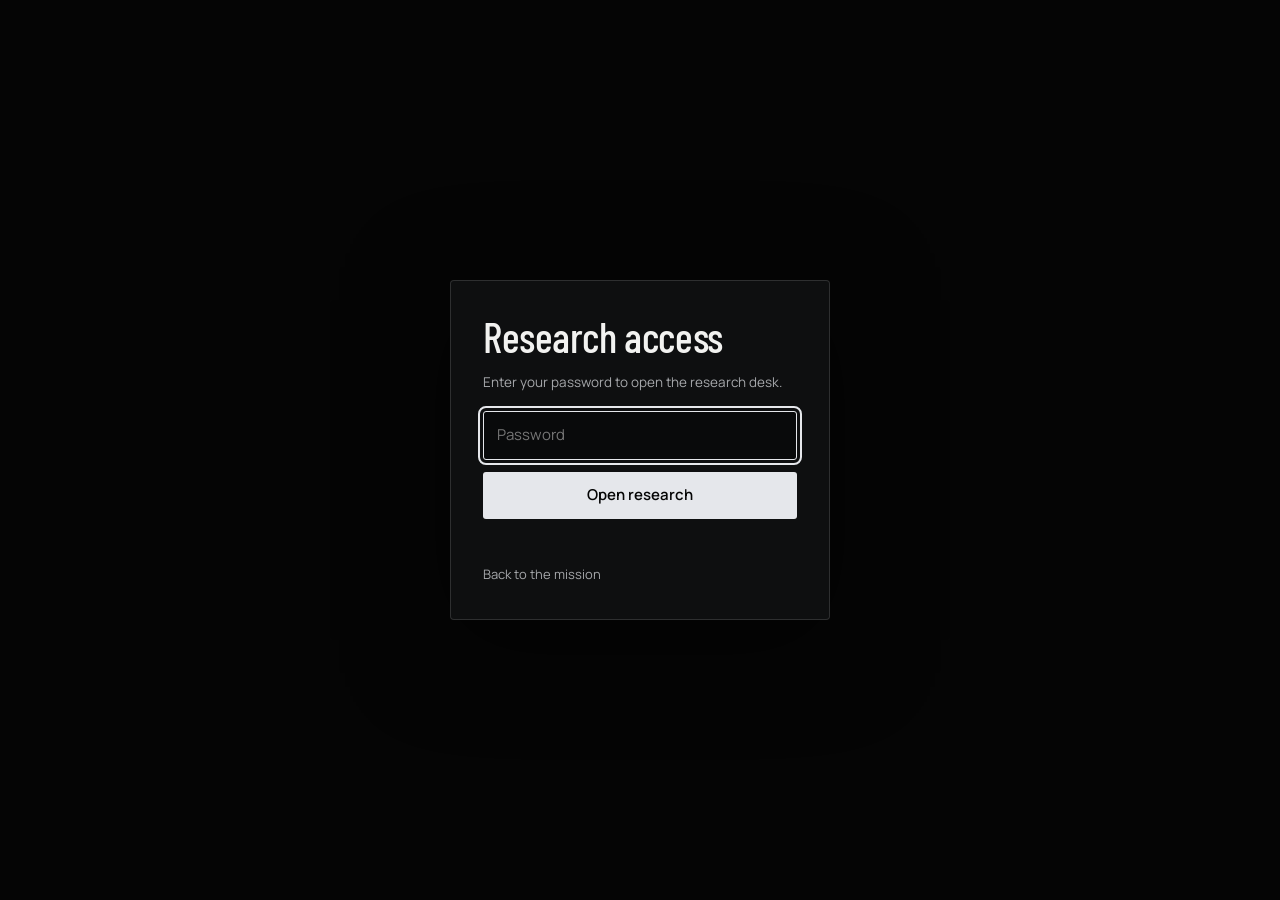
<file: validation plan da gpt.html>
<!DOCTYPE html>
<html lang="en">
<head>
<meta charset="utf-8">
<meta name="viewport" content="width=device-width,initial-scale=1">
<title>Tiramisù Spoilage Simulator — Peer-review Response & Validation Path</title>
<link rel="stylesheet" href="assets/css/styles.css">
<style>
/* Theme tokens are shared with the main N2 site. */
*{box-sizing:border-box}
html,body{margin:0;padding:0;background:var(--bg);color:var(--ink);font-family:var(--sans);line-height:1.58;font-size:15px}
.wrap{max-width:1180px;margin:0 auto;padding:42px 24px 86px}
.hero{border-bottom:1px solid var(--border);padding-bottom:24px;margin-bottom:30px}
.eyebrow{font-family:var(--mono);font-size:11px;letter-spacing:2px;text-transform:uppercase;color:var(--accent);margin:0 0 10px}
h1{font-family:var(--serif);font-weight:500;font-size:clamp(36px,5vw,56px);line-height:1.04;letter-spacing:-.02em;margin:0 0 10px}
h1 em{color:var(--accent);font-style:italic;font-weight:400}
.subtitle{font-family:var(--serif);font-size:19px;font-style:italic;color:var(--muted);max-width:75ch;margin:0}
.grid{display:grid;gap:18px}.grid.two{grid-template-columns:repeat(2,minmax(0,1fr))}.grid.three{grid-template-columns:repeat(3,minmax(0,1fr))}
@media(max-width:820px){.grid.two,.grid.three{grid-template-columns:1fr}}
.card{background:var(--paper);border:1px solid var(--border);border-radius:14px;padding:18px 20px;box-shadow:0 1px 0 rgba(0,0,0,.03)}
.card h3{margin-top:0}
h2{font-family:var(--serif);font-size:29px;line-height:1.15;margin:44px 0 12px;letter-spacing:-.015em}
h2 .num{display:block;font-family:var(--mono);font-size:11px;color:var(--accent);letter-spacing:1.8px;margin-bottom:4px}
h3{font-family:var(--serif);font-size:20px;margin:26px 0 8px;color:var(--accent)}
h4{font-family:var(--mono);font-size:11.5px;text-transform:uppercase;letter-spacing:1.4px;color:var(--muted);margin:18px 0 6px}
p{margin:8px 0}.small{font-size:13px;color:var(--muted)}
.badge{font-family:var(--mono);font-size:11px;border-radius:999px;padding:4px 8px;display:inline-block;margin:2px 4px 2px 0;border:1px solid var(--border);background:#fff}
.badge.good{background:var(--good);color:var(--green);border-color:#bbf7d0}.badge.warn{background:var(--warn);color:var(--amber);border-color:#fed7aa}.badge.stop{background:#fef2f2;color:var(--red);border-color:#fecaca}.badge.note{background:var(--note);color:var(--blue);border-color:#bfdbfe}
.callout{border:1px solid var(--border);border-left:4px solid var(--accent);border-radius:0 12px 12px 0;padding:14px 18px;background:var(--paper);margin:14px 0}
.callout.warn{background:var(--warn);border-left-color:var(--amber)}.callout.good{background:var(--good);border-left-color:var(--green)}.callout.stop{background:#fef2f2;border-left-color:var(--red)}.callout.note{background:var(--note);border-left-color:var(--blue)}
.callout strong:first-child{display:block;font-family:var(--mono);font-size:11px;text-transform:uppercase;letter-spacing:1.4px;margin-bottom:4px;color:inherit}
table{border-collapse:collapse;width:100%;margin:14px 0;background:var(--paper);font-size:13.5px}th,td{border:1px solid var(--border);padding:8px 10px;vertical-align:top;text-align:left}th{background:#f7ead7;color:var(--accent);font-family:var(--mono);font-size:11px;text-transform:uppercase;letter-spacing:.8px}td.num{text-align:right;font-family:var(--mono);font-variant-numeric:tabular-nums}
code{font-family:var(--mono);font-size:12px;background:#f1e7d5;border-radius:4px;padding:1px 5px;color:var(--accent)}
ul,ol{padding-left:22px}li{margin:4px 0}
.flow{display:grid;grid-template-columns:repeat(4,1fr);gap:12px;margin:16px 0}.step{position:relative;background:var(--paper);border:1px solid var(--border);border-radius:12px;padding:14px}.step .k{font-family:var(--mono);font-size:11px;color:var(--accent);letter-spacing:1.4px}.step b{display:block;margin:4px 0;font-family:var(--serif);font-size:18px}@media(max-width:950px){.flow{grid-template-columns:1fr 1fr}}@media(max-width:540px){.flow{grid-template-columns:1fr}}
.matrix td:first-child{font-weight:600}.priority-high{border-left:4px solid var(--red)}.priority-med{border-left:4px solid var(--amber)}.priority-low{border-left:4px solid var(--green)}
.bar{height:8px;border-radius:999px;background:#e7d8c1;overflow:hidden}.bar span{display:block;height:100%;background:linear-gradient(90deg,var(--accent),var(--accent2))}
.footer{margin-top:48px;padding-top:18px;border-top:1px solid var(--border);font-size:12px;color:var(--muted)}
a{color:var(--accent)}
</style>
<link rel="stylesheet" href="assets/css/research.css">
<meta name="theme-color" content="#050505">
<link rel="icon" type="image/svg+xml" href="assets/images/favicon.svg">
</head>
<body class="locked research-page research-document">

<style>
  /* ---- password gate (self-contained) ---- */
  body.locked > *:not(#pw-gate){ display: none !important; }
  body:not(.locked) #pw-gate{ display: none; }
  #pw-gate{
    position: fixed; inset: 0; z-index: 99999;
    display: flex; align-items: center; justify-content: center;
    padding: 24px; background: #faf6ed;
    font-family: Inter, ui-sans-serif, system-ui, -apple-system, Segoe UI, Roboto, Arial, sans-serif;
  }
  #pw-gate .pw-card{
    width: min(380px, 100%); background: #fffdf7;
    border: 1px solid #e4d6bf; border-radius: 10px;
    box-shadow: 0 10px 40px rgba(27,23,18,.12);
    padding: 28px 26px; text-align: center;
  }
  #pw-gate h2{ margin: 0 0 6px; font-size: 20px; font-weight: 600; color: #1b1712; }
  #pw-gate p{ margin: 0 0 18px; font-size: 13.5px; color: #6d6256; }
  #pw-gate form{ display: flex; flex-direction: column; gap: 12px; }
  #pw-gate input{
    width: 100%; box-sizing: border-box; background: #fff;
    border: 1px solid #e4d6bf; color: #1b1712;
    border-radius: 8px; padding: 11px 13px; font: inherit;
  }
  #pw-gate input:focus{
    outline: none; border-color: #9c4221;
    box-shadow: 0 0 0 3px rgba(156,66,33,.18);
  }
  #pw-gate button{
    font: inherit; font-weight: 600; cursor: pointer;
    background: #9c4221; color: #fff; border: none;
    border-radius: 8px; padding: 11px 13px;
  }
  #pw-gate button:hover{ background: #7d3219; }
  #pw-gate .pw-err{ min-height: 1.2em; margin: 0; font-size: 13px; color: #b91c1c; }
</style>

<div id="pw-gate" role="dialog" aria-modal="true" aria-labelledby="pw-title">
  <div class="pw-card">
    <h2 id="pw-title">Research access</h2>
    <p>Enter your password to open the research desk.</p>
    <form id="pw-form">
      <input id="pw-input" type="password" autocomplete="current-password"
             placeholder="Password" aria-label="Password" autofocus>
      <button type="submit">Open research</button>
      <p class="pw-err" id="pw-err" role="alert" aria-live="polite"></p>
    </form>
    <a class="pw-return" href="mission.html">Back to the mission</a>
  </div>
</div>

<script>
  /* Client-side gate. This only deters casual access — the page content
     is still delivered to the browser and can be reached via dev tools.
     Only the SHA-256 of the password is stored here, never the plaintext.
     Shares the evaporation calculator's password and session key, so one
     unlock covers all protected pages for the session. */
  (function(){
    var HASH = 'afd6843f52dc384590a97d144eeca3cfb4b6547b98a138b69b0e9e4fa8b67a0b';
    var KEY  = 'evapcalc-unlocked';
    var body = document.body;

    if (sessionStorage.getItem(KEY) === HASH){
      body.classList.remove('locked');
      return;
    }

    async function sha256(str){
      var buf = await crypto.subtle.digest('SHA-256', new TextEncoder().encode(str));
      return Array.from(new Uint8Array(buf))
        .map(function(b){ return b.toString(16).padStart(2, '0'); }).join('');
    }

    document.addEventListener('DOMContentLoaded', function(){
      var form  = document.getElementById('pw-form');
      var input = document.getElementById('pw-input');
      var err   = document.getElementById('pw-err');

      form.addEventListener('submit', async function(e){
        e.preventDefault();
        err.textContent = '';
        var h;
        try { h = await sha256(input.value); }
        catch(_){ err.textContent = 'Crypto unavailable — use HTTPS or localhost.'; return; }
        if (h === HASH){
          sessionStorage.setItem(KEY, HASH);
          body.classList.remove('locked');
        } else {
          err.textContent = 'Incorrect password.';
          input.select();
        }
      });
    });
  })();
</script>

<a class="skip-link" href="#main">Skip to content</a>
<nav class="research-nav" aria-label="Research navigation">
  <a class="research-brand" href="index.html"><svg viewBox="0 0 400 240" aria-hidden="true"><path d="M 50 200 L 50 50 L 175 200 L 175 50 C 175 15 320 15 320 85 L 190 200 L 345 200" fill="none" stroke="currentColor" stroke-width="36" stroke-linecap="round" stroke-linejoin="round"/></svg><span>N2 Research</span></a>
  <div class="research-links"><a href="mission.html">The mission</a><a href="Tiramisu_Calculator_v1_3.html">Spoilage calculator</a><a href="user_guide.html">User guide</a></div>
</nav>

<div class="wrap" id="main" role="main">
<header class="hero">
  <h1>Question. Refine. Test.</h1>
  <p class="subtitle">Research review and a proposed validation path for the tiramisù spoilage model.</p>
</header>

<section>
<details class="research-disclosure">
<summary><h2>Executive revision to the scientific conclusions</h2></summary>
<div class="research-detail">

<div class="grid two">
<div class="card priority-high">
<h3>Conclusion that should change most</h3>
<p><strong>Natamycin must be demoted from “recommended lever” to “technical positive control / jurisdiction-dependent option”.</strong> In EU-style regulatory framing, its use on tiramisù surfaces is a likely showstopper unless specifically authorised. The study should instead prioritise legal, taste-neutral levers: cocoa bioburden, packaging hygiene, fill-air control, barrier packaging, and robust cold-chain verification.</p>
</div>
<div class="card priority-high">
<h3>Conclusion that needs new experiments</h3>
<p><strong>Cocoa bioburden is under-isolated in the current scenario set.</strong> It appears in mixed scenarios where air, cups, temperature, barrier lid and natamycin also change. Add independent cocoa-ladder tests with sterile/gamma/VHP cups and clean filling, so cocoa quality can be quantified as its own lever.</p>
</div>
</div>

<div class="callout warn">
<strong>Bottom line after peer review</strong>
The model remains useful, but the manuscript should pivot from “best alcohol-free path = 2 °C + natamycin + packaging” toward “best validated path = independent control of cocoa, packaging surfaces and airborne filling contamination; temperature and natamycin are high-impact but constrained levers.”
</div>
</div>
</details>
</section>

<section>
<details class="research-disclosure">
<summary><h2>Point-by-point response to reviewer</h2></summary>
<div class="research-detail">

<div class="table-scroll" tabindex="0" role="region" aria-label="Data table"><table>
<thead><tr><th>Reviewer issue</th><th>Does current work address it?</th><th>What it adds to conclusions</th><th>Required revision</th></tr></thead>
<tbody>
<tr>
<td><strong>Air flux from porous biscuits</strong></td>
<td>Partly. The simulator includes <code>V_biscuit_pore</code> and <code>f_trapped_air</code> as an initial trapped-air reservoir, but not time-dependent gas flux from biscuit pores during storage.</td>
<td>Relevant mainly for N₂/MAP/barrier scenarios. It may explain oxygen rebound after sealing and reduce the apparent benefit of N₂ flush.</td>
<td>Add a dynamic pore-gas exchange term or explicitly state “initial dilution only”. Validate with O₂ sensors in cups with normal vs vacuum-degassed biscuits.</td>
</tr>
<tr>
<td><strong>Lowering temperature is difficult</strong></td>
<td>Current report treats 2 °C as a practical lever.</td>
<td>Revise: 2 °C is a high-impact sensitivity / premium controlled-chain option, not a generally flexible industrial setting. Oscillations can cause local freezing or texture damage.</td>
<td>Keep P06 but relabel as “hypothetical or controlled cold-chain scenario”; include stable 4 °C, stable 2 °C and oscillating 0–4 °C validation arms.</td>
</tr>
<tr>
<td><strong>Cocoa bioburden not independently tested</strong></td>
<td>True. Cocoa changes are mixed with other changes in P05/P09/P10.</td>
<td>Cocoa deserves higher priority than natamycin because it is a legal ingredient-specification lever.</td>
<td>Add cocoa ladder: sterile/irradiated cocoa, steam-treated cocoa, standard cocoa, intentionally high-bioburden cocoa.</td>
</tr>
<tr>
<td><strong>Nutrient factor now very relevant</strong></td>
<td>Yes. The simulator uses nutrient factors of 0.2 for cocoa, 0.3 for lid underside, 0.5 for cup rim, and 1.0 for bulk/cream-contact surfaces.</td>
<td>The model’s compartment ranking depends strongly on nutrient assumptions. This is acceptable only if treated as a calibration parameter.</td>
<td>Validate with surface-coupon tests: clean lid, rim with splatter, cocoa layer, cream smear; fit nutrient factors from radial growth rates.</td>
</tr>
<tr>
<td><strong>Airborne control vs cup/lid bioburden</strong></td>
<td>Current language mixes them. The simulator has separate inputs for airborne CFU/cup and package CFU/cm², but the report’s “fix the plant” wording is ambiguous.</td>
<td>Separate levers: fill-air deposition, cup internal surface, lid product-facing surface, and ingredient/cocoa bioburden.</td>
<td>Rename “airborne contamination control” to “fill-air deposition control” and add “packaging-surface bioburden control” as a distinct intervention.</td>
</tr>
<tr>
<td><strong>“Reported” days look too precise</strong></td>
<td>The report defines reported days as predicted × 0.7 safety factor, not measured shelf life.</td>
<td>The label is misleading. It can be mistaken for real market data matching the scenario.</td>
<td>Rename to “conservative model output” or “screening recommendation after 0.7 factor”. Round to whole days or half-days.</td>
</tr>
</tbody>
</table></div>
</div>
</details>
</section>

<section>
<details class="research-disclosure">
<summary><h2>Revised hierarchy of practical levers</h2></summary>
<div class="research-detail">

<div class="table-scroll" tabindex="0" role="region" aria-label="Data table"><table class="matrix">
<thead><tr><th>Rank</th><th>Lever</th><th>Practical status</th><th>Why it moves up or down</th><th>Validation priority</th></tr></thead>
<tbody>
<tr><td class="num">1</td><td>Cup/lid surface bioburden control</td><td><span class="badge good">legal & practical</span></td><td>Directly affects rim/lid limiters. Can be tested with VHP, UV, gamma-irradiated packaging, sterile bags, and swabs.</td><td><span class="badge stop">critical</span></td></tr>
<tr><td class="num">2</td><td>Fill-air deposition control</td><td><span class="badge good">legal & practical</span></td><td>Separate from packaging. Cleanroom/laminar flow can reduce spores deposited during open-cup dwell time.</td><td><span class="badge stop">critical</span></td></tr>
<tr><td class="num">3</td><td>Cocoa bioburden/specification</td><td><span class="badge good">legal & practical</span></td><td>More publishable and deployable than natamycin; must be isolated from packaging and air effects.</td><td><span class="badge stop">critical</span></td></tr>
<tr><td class="num">4</td><td>Nutrient availability on lid/rim/cocoa</td><td><span class="badge warn">model-sensitive</span></td><td>Not a process lever alone, but determines whether rim/lid/cocoa predictions are credible.</td><td><span class="badge stop">critical</span></td></tr>
<tr><td class="num">5</td><td>Barrier lid + N₂ flush</td><td><span class="badge good">legal & practical</span></td><td>Useful but likely limited if biscuit pores and residual O₂ dominate. Needs pore-air validation.</td><td><span class="badge warn">high</span></td></tr>
<tr><td class="num">6</td><td>2 °C cold chain</td><td><span class="badge warn">high impact, constrained</span></td><td>Biologically powerful, but often difficult commercially; freezing/texture risk under normal oscillations.</td><td><span class="badge warn">high</span></td></tr>
<tr><td class="num">7</td><td>Natamycin</td><td><span class="badge stop">possible showstopper</span></td><td>Technically strong antifungal, but food-additive authorisation may not cover tiramisù surfaces.</td><td><span class="badge note">optional</span></td></tr>
</tbody>
</table></div>
</div>
</details>
</section>

<section>
<details class="research-disclosure">
<summary><h2>Proposed validation path — feasible lab programme</h2></summary>
<div class="research-detail">

<div class="flow">
<div class="step"><span class="k">PHASE 0</span><b>Instrument the product</b><p>Measure aw, pH, O₂/CO₂, temperature, texture/freezing indicators, and initial bioburden.</p></div>
<div class="step"><span class="k">PHASE 1</span><b>Calibrate components</b><p>Validate cocoa, packaging, fill-air, biscuit-pore and nutrient-factor submodels independently.</p></div>
<div class="step"><span class="k">PHASE 2</span><b>Run factorial cup tests</b><p>Assemble real cups under cleanroom/sterile-equipment conditions and follow visible mold/time-to-failure.</p></div>
<div class="step"><span class="k">PHASE 3</span><b>Fit and challenge</b><p>Calibrate parameters on one data subset, then blind-predict another subset.</p></div>
</div>

<h3>Phase 0 — baseline measurements before microbiology</h3>
<div class="table-scroll" tabindex="0" role="region" aria-label="Data table"><table>
<thead><tr><th>Measurement</th><th>Method</th><th>Reason</th><th>Decision threshold</th></tr></thead>
<tbody>
<tr><td>aw by compartment</td><td>aw meter on cocoa, top cream, biscuit, bottom cream at day 0 and after equilibration</td><td>Needed because cocoa aw is modelled via thin-layer coupling, not simply user input.</td><td>If cocoa aw differs by &gt;0.03 from model, refit cocoa <code>L0_mm</code>.</td></tr>
<tr><td>pH by compartment</td><td>Microelectrode or homogenised compartment pH</td><td>Weak-acid preservatives and pathogen boundaries depend on pH.</td><td>If pH drifts &gt;0.2 units, transport/buffering assumptions need revision.</td></tr>
<tr><td>Headspace O₂/CO₂</td><td>Non-destructive optical spot sensors or septum sampling</td><td>Validates OTR, trapped pore air and N₂ flush persistence.</td><td>If O₂ rebounds faster than lid OTR predicts, biscuit-pore flux is relevant.</td></tr>
<tr><td>Temperature distribution</td><td>Data loggers inside dummy cups, lid surface, carton centre</td><td>Needed before treating 2 °C as realistic.</td><td>Any local sub-zero episodes require texture/freezing assessment.</td></tr>
<tr><td>Texture/freezing</td><td>Visual ice check, syneresis, cream rheology, sensory screen</td><td>Low-temperature shelf-life gain is useless if quality fails.</td><td>Reject 2 °C scenario if oscillations damage cream or biscuit texture.</td></tr>
</tbody>
</table></div>

<h3>Phase 1 — independent calibration experiments</h3>
<div class="table-scroll" tabindex="0" role="region" aria-label="Data table"><table>
<thead><tr><th>Test block</th><th>Experimental design</th><th>Controls</th><th>Primary endpoint</th><th>Model parameter tested</th></tr></thead>
<tbody>
<tr>
<td><strong>A. Cocoa bioburden ladder</strong></td>
<td>Prepare identical sterile-base cups using four cocoa levels: sterile/irradiated, steam-treated, standard supplier, and high-bioburden inoculated cocoa.</td>
<td>Gamma or VHP-sterilised cups/lids; cleanroom filling; no natamycin; same 4 °C storage.</td>
<td>Time to visible cocoa mold and initial mold spores/g.</td>
<td>Cocoa source term, cocoa nutrient factor, cocoa aw coupling.</td>
</tr>
<tr>
<td><strong>B. Cup/lid surface bioburden</strong></td>
<td>Use the same sterile formulation and cocoa, but compare gamma-irradiated packaging, VHP-sterilised packaging, supplier-clean packaging, and deliberately contaminated packaging coupons.</td>
<td>Cleanroom fill and low-bioburden cocoa fixed.</td>
<td>Rim/lid mold incidence and location.</td>
<td>Package CFU/cm² inputs and rim/lid limiters.</td>
</tr>
<tr>
<td><strong>C. Fill-air deposition</strong></td>
<td>Same ingredients and packaging, filled under ISO/laminar flow, clean room, and controlled open-air exposure. Use settle plates or active air sampling during filling.</td>
<td>Gamma/VHP packaging fixed; cocoa fixed.</td>
<td>Airborne CFU/cup and resulting surface mold time.</td>
<td>Airborne deposition partitioning across cocoa/rim/lid.</td>
</tr>
<tr>
<td><strong>D. Porous biscuit air</strong></td>
<td>N₂-flushed cups with normal soaked biscuits, vacuum-degassed soaked biscuits, fully saturated biscuits, and dry/high-pore biscuits.</td>
<td>Barrier lid fixed; sterile filling; non-destructive O₂ sensors.</td>
<td>O₂ rebound curve over 0–7 days and mold time under N₂.</td>
<td><code>V_biscuit_pore</code>, <code>f_trapped_air</code>, and any new pore-exchange constant.</td>
</tr>
<tr>
<td><strong>E. Nutrient-factor surface coupons</strong></td>
<td>Inoculate identical spores onto lid film, cup rim material, cocoa layer, cream smear and cocoa-over-cream coupons under controlled humidity.</td>
<td>Same strain/spore dose, temperature and gas atmosphere.</td>
<td>Radial growth rate, germination time, visible colony time.</td>
<td><code>nutrient_factor</code> for cocoa/rim/lid.</td>
</tr>
<tr>
<td><strong>F. Cold-chain realism</strong></td>
<td>Store identical cups at stable 4 °C, stable 2 °C, oscillating 0–4 °C and abuse 8 °C.</td>
<td>Same batch, packaging, cocoa and air conditions.</td>
<td>Mold time plus texture/freezing/syneresis.</td>
<td>Temperature gamma; practical feasibility of 2 °C.</td>
</tr>
<tr>
<td><strong>G. Natamycin ring-fenced control</strong></td>
<td>Only if allowed by the target jurisdiction or run as a non-commercial technical control. Compare 0 vs 5 vs 10 ppm surface exposure on coupons/cups.</td>
<td>Same cocoa, packaging and air conditions.</td>
<td>Fungal inhibition without bulk sensory change.</td>
<td>Natamycin gamma; not a default recommendation.</td>
</tr>
</tbody>
</table></div>

<div class="callout note">
<strong>Feasible minimum</strong>
If resources are limited, prioritise blocks A–E. They directly address the reviewer’s criticisms and validate the strongest scientific claims. Block F is important for practical recommendations; block G is optional unless the regulatory path is confirmed.
</div>
</div>
</details>
</section>

<section>
<details class="research-disclosure">
<summary><h2>Suggested cup-level validation matrix</h2></summary>
<div class="research-detail">

<p>This matrix keeps the experiment feasible by using a staged fractional design rather than every possible combination.</p>
<div class="table-scroll" tabindex="0" role="region" aria-label="Data table"><table>
<thead><tr><th>ID</th><th>Purpose</th><th>Cocoa</th><th>Packaging</th><th>Fill environment</th><th>Gas/lid</th><th>Temperature</th><th>Expected learning</th></tr></thead>
<tbody>
<tr><td>V1</td><td>Clean baseline</td><td>Steam-treated</td><td>VHP/gamma sterile</td><td>Cleanroom</td><td>Air / PP</td><td>4 °C</td><td>Lowest practical no-preservative baseline.</td></tr>
<tr><td>V2</td><td>Cocoa sterile</td><td>Sterile/irradiated</td><td>VHP/gamma sterile</td><td>Cleanroom</td><td>Air / PP</td><td>4 °C</td><td>Residual failures are not cocoa-driven.</td></tr>
<tr><td>V3</td><td>Cocoa standard</td><td>Standard supplier</td><td>VHP/gamma sterile</td><td>Cleanroom</td><td>Air / PP</td><td>4 °C</td><td>Independent cocoa effect.</td></tr>
<tr><td>V4</td><td>Cocoa high</td><td>High-bioburden/inoculated</td><td>VHP/gamma sterile</td><td>Cleanroom</td><td>Air / PP</td><td>4 °C</td><td>Dose-response and model slope.</td></tr>
<tr><td>V5</td><td>Cup/lid supplier effect</td><td>Steam-treated</td><td>Supplier-clean</td><td>Cleanroom</td><td>Air / PP</td><td>4 °C</td><td>Packaging bioburden contribution.</td></tr>
<tr><td>V6</td><td>Dirty package positive</td><td>Steam-treated</td><td>Known contaminated</td><td>Cleanroom</td><td>Air / PP</td><td>4 °C</td><td>Rim/lid failure sensitivity.</td></tr>
<tr><td>V7</td><td>Airborne effect</td><td>Steam-treated</td><td>VHP/gamma sterile</td><td>Standard room/open fill</td><td>Air / PP</td><td>4 °C</td><td>Fill-air deposition contribution.</td></tr>
<tr><td>V8</td><td>N₂ with normal biscuit</td><td>Steam-treated</td><td>VHP/gamma sterile</td><td>Cleanroom</td><td>N₂ / barrier</td><td>4 °C</td><td>Actual benefit of inert headspace.</td></tr>
<tr><td>V9</td><td>N₂ with degassed biscuit</td><td>Steam-treated</td><td>VHP/gamma sterile</td><td>Cleanroom</td><td>N₂ / barrier</td><td>4 °C</td><td>Quantifies porous-biscuit O₂ contribution.</td></tr>
<tr><td>V10</td><td>Low-T ideal</td><td>Steam-treated</td><td>VHP/gamma sterile</td><td>Cleanroom</td><td>Air / PP</td><td>2 °C stable</td><td>Biological temperature ceiling.</td></tr>
<tr><td>V11</td><td>Low-T realistic</td><td>Steam-treated</td><td>VHP/gamma sterile</td><td>Cleanroom</td><td>Air / PP</td><td>0–4 °C oscillating</td><td>Freezing/quality risk and practical limit.</td></tr>
<tr><td>V12</td><td>Technical natamycin control</td><td>Steam-treated</td><td>VHP/gamma sterile</td><td>Cleanroom</td><td>Air / PP</td><td>4 °C</td><td>Only if legally/ethically permitted; calibrates antifungal upper bound.</td></tr>
</tbody>
</table></div>

<h3>Replication and sampling</h3>
<ul>
<li><strong>Visible mold/time-to-event:</strong> at least 24–30 sealed cups per condition if using nondestructive daily observation. More is better because mold appearance is stochastic.</li>
<li><strong>Destructive microbiology:</strong> n=3 cups per condition at day 0 and selected time points, e.g. days 7, 14, 21, 28, plus at first visible mold.</li>
<li><strong>Locations:</strong> record first colony site separately: cocoa, rim, lid underside, cup wall. Photograph every failure.</li>
<li><strong>Microbiology:</strong> yeast/mold counts by compartment, ingredient CFU/g, packaging swabs CFU/cm², settle plates/air sampler CFU during filling.</li>
<li><strong>Instrumented subset:</strong> at least 3 cups per gas condition with O₂/CO₂ monitoring.</li>
</ul>
</div>
</details>
</section>

<section>
<details class="research-disclosure">
<summary><h2>Model changes before re-running scenarios</h2></summary>
<div class="research-detail">

<div class="table-scroll" tabindex="0" role="region" aria-label="Data table"><table>
<thead><tr><th>Change</th><th>Why</th><th>Implementation</th><th>Effect on paper</th></tr></thead>
<tbody>
<tr><td>Rename “reported days”</td><td>Avoid implying real market or experimental data.</td><td>Use “conservative screening days = predicted × 0.7”, rounded to whole days.</td><td>Major credibility gain.</td></tr>
<tr><td>Split contamination levers</td><td>Airborne ≠ cup/lid surface bioburden.</td><td>Separate report sections: fill-air deposition, cup interior, lid product-facing, cocoa, ingredients.</td><td>Clearer practical recommendations.</td></tr>
<tr><td>Add biscuit pore flux option</td><td>Current model only mixes trapped air at t=0.</td><td>Add optional <code>k_pore</code> exchange between biscuit pore reservoir and headspace, fitted from O₂ curves.</td><td>Better MAP/N₂ predictions.</td></tr>
<tr><td>Make nutrient factors calibration parameters</td><td>They strongly influence rim/lid/cocoa ranking.</td><td>Report sensitivity tornado; fit values from coupon radial growth.</td><td>Prevents overclaiming.</td></tr>
<tr><td>Add cocoa-only scenarios</td><td>Independent cocoa effect missing.</td><td>P13–P16 cocoa ladder at fixed clean packaging/air.</td><td>Moves study toward deployable conclusions.</td></tr>
<tr><td>Demote natamycin in strategy</td><td>Potential additive-law showstopper.</td><td>Move to appendix or “technical positive control”.</td><td>Avoids regulatory criticism.</td></tr>
<tr><td>Relabel 2 °C</td><td>Cold chain usually not flexible and may freeze locally.</td><td>“High-impact constrained option”; add oscillation/freezing tests.</td><td>More industrially realistic.</td></tr>
</tbody>
</table></div>
</div>
</details>
</section>

<section>
<details class="research-disclosure">
<summary><h2>Analysis plan</h2></summary>
<div class="research-detail">

<div class="grid two">
<div class="card">
<h3>Primary endpoint</h3>
<p><strong>Time to first visible mold by compartment</strong>, analysed as time-to-event data. Use Kaplan–Meier curves for “no visible mold yet” and Cox/AFT models for intervention effects. Treat “no failure by end of study” as censored, not as an exact long shelf life.</p>
</div>
<div class="card">
<h3>Model validation metrics</h3>
<p>Compare predicted vs observed median failure times using RMSE in days, mean signed bias, accuracy factor, bias factor, and rank correlation across interventions. The most important question is whether the model ranks levers correctly.</p>
</div>
<div class="card">
<h3>Mechanistic calibration</h3>
<p>Fit or update <code>nutrient_factor</code>, cocoa <code>L0_mm</code>, rim-drip fraction, package CFU/cm² mapping, and optional biscuit <code>k_pore</code>. Keep a held-out subset for blind prediction.</p>
</div>
<div class="card">
<h3>Safety boundary</h3>
<p>Run spoilage validation separately from pathogen safety. For commercial shelf life, a parallel Listeria/RTE safety justification is required; this model should not claim pathogen control.</p>
</div>
</div>
</div>
</details>
</section>

<section>
<details class="research-disclosure">
<summary><h2>Recommended rewritten conclusion for the manuscript</h2></summary>
<div class="research-detail">

<div class="callout good">
<strong>Proposed conclusion</strong>
The simulator is best presented as a compartmental screening framework for identifying tiramisù spoilage bottlenecks, especially the relative contributions of cocoa, package surfaces, and fill-air deposition. The peer-review comments strengthen the manuscript by shifting emphasis from additive-based preservation toward experimentally testable, legally robust hygiene and ingredient-control levers. Temperature and natamycin remain biologically informative but should be treated as constrained or jurisdiction-dependent interventions rather than default commercial recommendations.
</div>
</div>
</details>
</section>

<section>
<details class="research-disclosure">
<summary><h2>Key references and regulatory anchors</h2></summary>
<div class="research-detail">

<ul>
<li>European Commission Food Additives database — natamycin E235 authorised categories: <a href="https://ec.europa.eu/food/food-feed-portal/screen/food-additives/search/details/POL-FAD-IMPORT-3053">EC Food and Feed Information Portal</a>.</li>
<li>EFSA Scientific Opinion on natamycin E235 — surface treatment of selected cheeses and dry cured sausages: <a href="https://efsa.onlinelibrary.wiley.com/doi/10.2903/j.efsa.2009.1412">EFSA Journal 2009;7(12):1412</a>.</li>
<li>FDA Federal Register rule for natamycin/pimaricin use on cheese surfaces: <a href="https://www.federalregister.gov/documents/2001/03/08/01-5612/food-additives-permitted-for-direct-addition-to-food-for-human-consumption-natamycin-pimaricin">Federal Register, 8 Mar 2001</a>.</li>
<li>European Commission Listeria monocytogenes RTE-food guidance and Regulation 2073/2005 context: <a href="https://food.ec.europa.eu/system/files/2016-10/biosafety_fh_mc_guidance_document_lysteria.pdf">EC guidance document</a>.</li>
<li>Iacumin et al. 2022, microbial characterization of cocoa powders and chocolate bars: <a href="https://pmc.ncbi.nlm.nih.gov/articles/PMC9497492/">Foods 2022;11:2753</a>.</li>
<li>FDA regulatory report on irradiation of food packaging materials: <a href="https://www.fda.gov/food/ingredients-additives-gras-packaging-guidance-documents-regulatory-information/regulatory-report-irradiation-food-packaging-materials">FDA food packaging irradiation report</a>.</li>
</ul>
</div>
</details>
</section>

<div class="footer">
Prepared as a revision-oriented response to independent peer review. This document is a validation plan and manuscript-positioning aid; it is not a shelf-life certification protocol or food-safety approval.
</div>
</div>

<script>
// Keep reference links useful when their technical section is folded away.
(() => {
  function revealReference() {
    if (!location.hash) return;
    let id;
    try { id = decodeURIComponent(location.hash.slice(1)); } catch { return; }
    const target = document.getElementById(id);
    if (!target) return;
    for (let node = target; node; node = node.parentElement) {
      if (node.tagName === 'DETAILS') node.open = true;
    }
    const disclosure = target.querySelector(':scope > .research-disclosure');
    if (disclosure) disclosure.open = true;
    requestAnimationFrame(() => target.scrollIntoView({ block: 'start' }));
  }
  addEventListener('hashchange', revealReference);
  document.addEventListener('click', event => {
    const link = event.target.closest('a[href^="#"]');
    if (link && link.hash === location.hash) revealReference();
  });
  if (!document.body.classList.contains('locked')) revealReference();
  new MutationObserver(() => {
    if (!document.body.classList.contains('locked')) revealReference();
  }).observe(document.body, { attributes: true, attributeFilter: ['class'] });
})();
</script>

<script src="assets/js/main.js"></script>
</body>
</html>
</file>
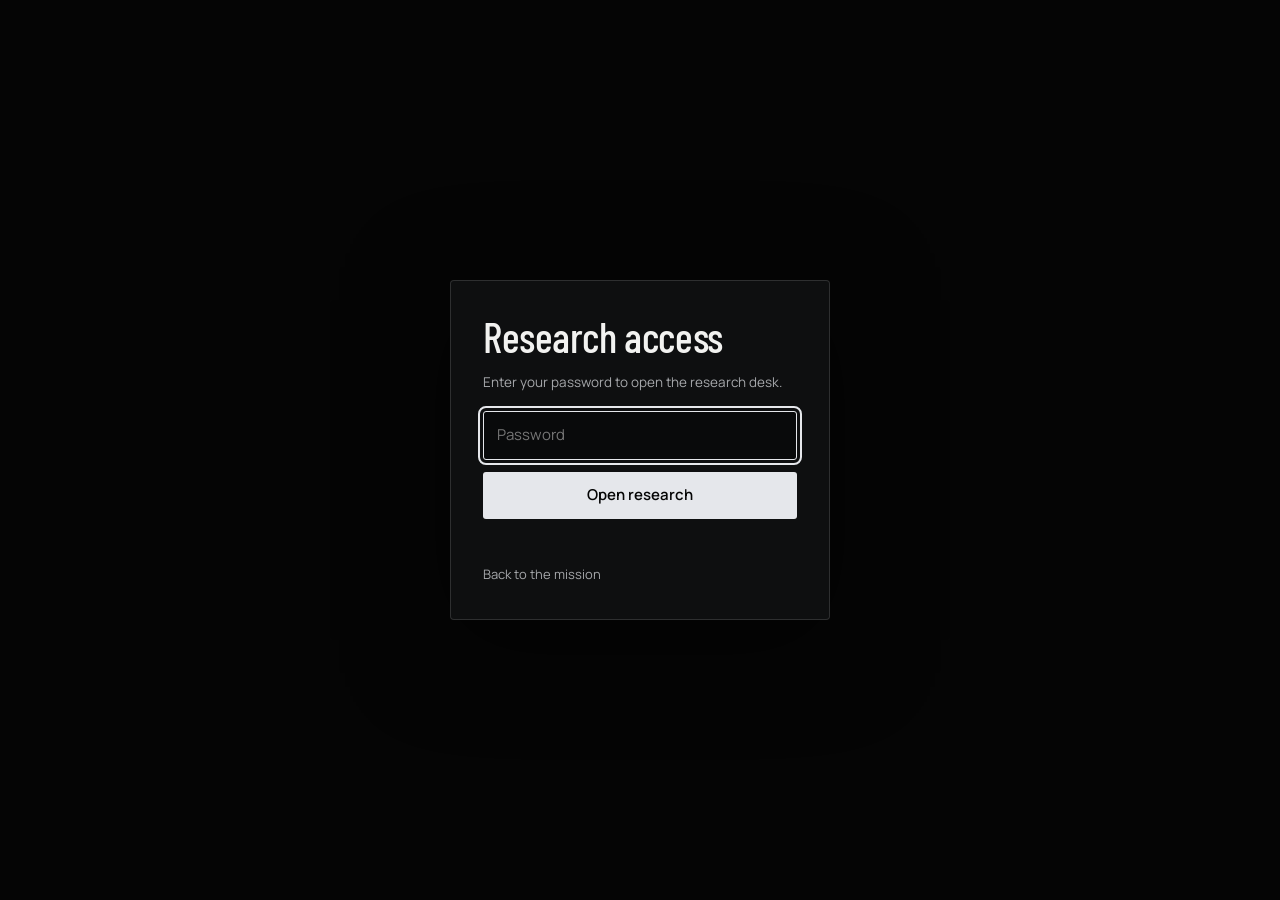
<file: validation_plan.html>
<!DOCTYPE html>
<html lang="en">
<head>
<meta charset="utf-8">
<meta name="viewport" content="width=device-width,initial-scale=1">
<title>Tiramisù Calculator — Experimental Validation Plan</title>
<link rel="preconnect" href="https://fonts.googleapis.com">
<link rel="preconnect" href="https://fonts.gstatic.com" crossorigin>
<link rel="stylesheet" href="assets/css/styles.css">
<style>
/* Theme tokens are shared with the main N2 site. */
*{box-sizing:border-box}
body{margin:0;background:var(--bg);color:var(--text);font-family:var(--sans);font-size:14.5px;line-height:1.55}
.wrap{max-width:1180px;margin:0 auto;padding:40px 24px 80px}

header.hero{margin-bottom:32px;padding-bottom:22px;border-bottom:1px solid var(--border)}
.eyebrow{font-family:var(--mono);font-size:11px;letter-spacing:2px;text-transform:uppercase;color:var(--accent);margin:0 0 8px}
h1{font-family:var(--serif);font-weight:500;font-size:42px;line-height:1.05;margin:0 0 10px;letter-spacing:-0.02em}
h1 em{font-style:italic;color:var(--accent)}
.subtitle{font-family:var(--serif);font-style:italic;color:var(--muted);font-size:18px;margin:0;max-width:65ch}

h2{font-family:var(--serif);font-weight:500;font-size:28px;margin:50px 0 14px;letter-spacing:-0.015em}
h2 .num{font-family:var(--mono);font-size:11px;color:var(--accent);letter-spacing:1.8px;font-weight:500;display:block;margin-bottom:4px}
h3{font-family:var(--serif);font-weight:600;font-size:19px;margin:30px 0 8px;color:var(--accent)}
h4{font-family:var(--mono);font-size:11px;color:var(--muted);text-transform:uppercase;letter-spacing:1.5px;margin:18px 0 6px}

p{margin:8px 0}

.callout{background:var(--paper);border:1px solid var(--border);border-left:3px solid var(--accent);padding:14px 18px;margin:14px 0;border-radius:0 6px 6px 0;font-size:14px}
.callout strong:first-child{font-family:var(--mono);font-size:11px;letter-spacing:1.5px;text-transform:uppercase;color:var(--accent);display:block;margin-bottom:4px}
.callout.green{border-left-color:var(--green)}
.callout.green strong:first-child{color:var(--green)}
.callout.warn{border-left-color:var(--amber);background:#fef4e6}
.callout.warn strong:first-child{color:var(--amber)}

table{border-collapse:collapse;width:100%;margin:18px 0;font-size:13.5px}
th,td{border:1px solid var(--border);padding:8px 11px;text-align:left;vertical-align:top}
th{background:var(--accent-soft);font-weight:600;font-size:11.5px;text-transform:uppercase;letter-spacing:0.6px;color:var(--accent)}
tbody tr:nth-child(even) td{background:var(--paper)}
td.num,th.num{text-align:right;font-family:var(--mono);font-variant-numeric:tabular-nums}

code{font-family:var(--mono);font-size:12.5px;background:var(--code-bg);padding:1px 5px;border-radius:3px;color:var(--accent)}

.test{background:var(--paper);border:1px solid var(--border);border-radius:8px;padding:22px 26px;margin:22px 0}
.test .thead{display:flex;align-items:baseline;justify-content:space-between;flex-wrap:wrap;gap:14px;border-bottom:1px solid var(--border);padding-bottom:14px;margin-bottom:14px}
.test .tid{font-family:var(--mono);font-size:11px;color:var(--accent);letter-spacing:1.5px;font-weight:600}
.test .tname{font-family:var(--serif);font-weight:600;font-size:21px;color:var(--text);margin:4px 0 0}
.test .tier{font-family:var(--mono);font-size:10.5px;color:var(--muted);letter-spacing:1.2px;text-transform:uppercase;padding:3px 8px;border:1px solid var(--border);border-radius:3px;background:var(--accent-soft)}
.test .tier.t1{background:#fdeeef;border-color:#f4c5c8;color:var(--red)}
.test .tier.t2{background:#fef3c7;border-color:#facc15;color:var(--amber)}
.test .tier.t3{background:#dcfce7;border-color:#bbf7d0;color:var(--green)}

ul.compact{margin:6px 0 6px 18px;padding:0}
ul.compact li{margin:3px 0}

.workflow-step{margin:6px 0;padding-left:24px;position:relative;font-size:13.5px}
.workflow-step::before{content:counter(s);counter-increment:s;position:absolute;left:0;top:0;font-family:var(--mono);font-size:10.5px;color:var(--accent);font-weight:600;width:18px;height:18px;background:var(--accent-soft);border:1px solid var(--accent);border-radius:50%;display:inline-flex;align-items:center;justify-content:center}
.workflow{counter-reset:s}

.passfail{font-family:var(--mono);font-size:12.5px}
.passfail .crit{color:var(--green);font-weight:600}
.passfail .fail{color:var(--red);font-weight:600}

footer{margin-top:48px;padding-top:18px;border-top:1px solid var(--border);font-size:11.5px;font-family:var(--mono);color:var(--muted);line-height:1.5}

nav.toc{background:var(--paper);border:1px solid var(--border);border-radius:8px;padding:14px 18px;margin:18px 0;font-size:13.5px}
nav.toc h3{margin:0 0 8px;font-size:12px;font-family:var(--mono);color:var(--muted);text-transform:uppercase;letter-spacing:1.5px}
nav.toc ol{margin:0;padding-left:22px}
nav.toc li{margin:2px 0}
nav.toc a{color:var(--text);text-decoration:none;border-bottom:1px dotted var(--border)}
nav.toc a:hover{color:var(--accent);border-bottom-color:var(--accent)}
</style>
<link rel="stylesheet" href="assets/css/research.css">
<meta name="theme-color" content="#050505">
<link rel="icon" type="image/svg+xml" href="assets/images/favicon.svg">
</head>
<body class="locked research-page research-document">

<style>
  /* ---- password gate (self-contained) ---- */
  body.locked > *:not(#pw-gate){ display: none !important; }
  body:not(.locked) #pw-gate{ display: none; }
  #pw-gate{
    position: fixed; inset: 0; z-index: 99999;
    display: flex; align-items: center; justify-content: center;
    padding: 24px; background: #faf6ed;
    font-family: 'Inter Tight', -apple-system, system-ui, sans-serif;
  }
  #pw-gate .pw-card{
    width: min(380px, 100%); background: #fffdf7;
    border: 1px solid #e5d9c4; border-radius: 10px;
    box-shadow: 0 10px 40px rgba(26,22,18,.12);
    padding: 28px 26px; text-align: center;
  }
  #pw-gate h2{ margin: 0 0 6px; font-size: 20px; font-weight: 600; color: #1a1612; }
  #pw-gate p{ margin: 0 0 18px; font-size: 13.5px; color: #6b5d4f; }
  #pw-gate form{ display: flex; flex-direction: column; gap: 12px; }
  #pw-gate input{
    width: 100%; box-sizing: border-box; background: #fff;
    border: 1px solid #e5d9c4; color: #1a1612;
    border-radius: 8px; padding: 11px 13px; font: inherit;
  }
  #pw-gate input:focus{
    outline: none; border-color: #9c4221;
    box-shadow: 0 0 0 3px rgba(156,66,33,.18);
  }
  #pw-gate button{
    font: inherit; font-weight: 600; cursor: pointer;
    background: #9c4221; color: #fff; border: none;
    border-radius: 8px; padding: 11px 13px;
  }
  #pw-gate button:hover{ background: #7d3219; }
  #pw-gate .pw-err{ min-height: 1.2em; margin: 0; font-size: 13px; color: #c1272d; }
</style>

<div id="pw-gate" role="dialog" aria-modal="true" aria-labelledby="pw-title">
  <div class="pw-card">
    <h2 id="pw-title">Research access</h2>
    <p>Enter your password to open the research desk.</p>
    <form id="pw-form">
      <input id="pw-input" type="password" autocomplete="current-password"
             placeholder="Password" aria-label="Password" autofocus>
      <button type="submit">Open research</button>
      <p class="pw-err" id="pw-err" role="alert" aria-live="polite"></p>
    </form>
    <a class="pw-return" href="mission.html">Back to the mission</a>
  </div>
</div>

<script>
  /* Client-side gate. This only deters casual access — the page content
     is still delivered to the browser and can be reached via dev tools.
     Only the SHA-256 of the password is stored here, never the plaintext.
     Shares the evaporation calculator's password and session key, so one
     unlock covers all protected pages for the session. */
  (function(){
    var HASH = 'afd6843f52dc384590a97d144eeca3cfb4b6547b98a138b69b0e9e4fa8b67a0b';
    var KEY  = 'evapcalc-unlocked';
    var body = document.body;

    if (sessionStorage.getItem(KEY) === HASH){
      body.classList.remove('locked');
      return;
    }

    async function sha256(str){
      var buf = await crypto.subtle.digest('SHA-256', new TextEncoder().encode(str));
      return Array.from(new Uint8Array(buf))
        .map(function(b){ return b.toString(16).padStart(2, '0'); }).join('');
    }

    document.addEventListener('DOMContentLoaded', function(){
      var form  = document.getElementById('pw-form');
      var input = document.getElementById('pw-input');
      var err   = document.getElementById('pw-err');

      form.addEventListener('submit', async function(e){
        e.preventDefault();
        err.textContent = '';
        var h;
        try { h = await sha256(input.value); }
        catch(_){ err.textContent = 'Crypto unavailable — use HTTPS or localhost.'; return; }
        if (h === HASH){
          sessionStorage.setItem(KEY, HASH);
          body.classList.remove('locked');
        } else {
          err.textContent = 'Incorrect password.';
          input.select();
        }
      });
    });
  })();
</script>

<a class="skip-link" href="#main">Skip to content</a>
<nav class="research-nav" aria-label="Research navigation">
  <a class="research-brand" href="index.html"><svg viewBox="0 0 400 240" aria-hidden="true"><path d="M 50 200 L 50 50 L 175 200 L 175 50 C 175 15 320 15 320 85 L 190 200 L 345 200" fill="none" stroke="currentColor" stroke-width="36" stroke-linecap="round" stroke-linejoin="round"/></svg><span>N2 Research</span></a>
  <div class="research-links"><a href="mission.html">The mission</a><a href="Tiramisu_Calculator_v1_3.html">Spoilage calculator</a><a href="user_guide.html">User guide</a></div>
</nav>

<div class="wrap" id="main" role="main">

<header class="hero">
  <h1>Put the model to the test.</h1>
  <p class="subtitle">A staged research plan: find the limiting compartment, calibrate the parameters, then test the mechanisms.</p>
</header>

<section>
<details class="research-disclosure">
<summary><h2>Purpose and approach</h2></summary>
<div class="research-detail">


<p>The strategy report makes specific predictions that are not yet confirmed by published tiramisù-specific data. This document specifies an experimental test path that validates those predictions using the equipment that a competent dairy R&amp;D lab typically has access to. The program is staged so that each tier can be executed independently and the most informative tests come first.</p>

<p>Three tiers, in execution order:</p>

<ul class="compact">
<li><strong>Tier 1 — Core model assumptions</strong>: which compartment limits shelf life, and does removing that limiter shift failure to the next-predicted limiter? These tests answer "is the model right about <em>where</em> failure happens?"</li>
<li><strong>Tier 2 — Quantitative parameters</strong>: do the model's dose-response curves match measured behaviour? These tests calibrate the model and answer "is the model right about <em>how fast</em> failure happens?"</li>
<li><strong>Tier 3 — Specific mechanisms</strong>: rim-to-cocoa drip, Marsala vapour, biscuit pore air. These tests confirm the more subtle predictions.</li>
</ul>

<div class="callout">
<strong>Pass/fail logic for the model as a whole</strong>
The model is <em>confirmed</em> for screening-tool use if the realistic-mode predictions fall within the experimental confidence band of the corresponding tests, for the majority of Tier 1 tests. Individual deviations on Tier 2 or Tier 3 tests should be used to <em>calibrate</em> specific parameters (e.g. <code>nutrient_factor</code>) rather than reject the model. The model is <em>invalidated</em> if multiple Tier 1 tests show the wrong limiter or the wrong relative ordering of failure times.
</div>

<nav class="toc">
<h3>Test inventory</h3>
<ol>
<li><a href="#test-T1A">T1A — Limiter identification: bulk vs surface failure</a></li>
<li><a href="#test-T1B">T1B — Cocoa-quality binary saturation (P13/P14/P15 replicate)</a></li>
<li><a href="#test-T1C">T1C — Hygiene composite — single-variable improvement insufficient</a></li>
<li><a href="#test-T2A">T2A — Airborne dose-response curve (1 to 10000 CFU/cup)</a></li>
<li><a href="#test-T2B">T2B — Nutrient-factor calibration on package surfaces</a></li>
<li><a href="#test-T2C">T2C — Temperature γ_T cardinal check (4 / 8 / 12 °C)</a></li>
<li><a href="#test-T3A">T3A — Biscuit pore air defeats MAP (standard vs vacuum-impregnated)</a></li>
<li><a href="#test-T3B">T3B — Marsala vapour effect on sterile surfaces</a></li>
<li><a href="#test-T3C">T3C — Rim-to-cocoa drip-flux at t = 0</a></li>
</ol>
</nav>

</div>
</details>
</section>

<section>
<details class="research-disclosure">
<summary><h2>Materials, equipment, organisms</h2></summary>
<div class="research-detail">


<h3>Cup and lid preparation</h3>

<p>Three sterility states for cup interior and lid product-facing surfaces, applied independently:</p>

<div class="table-scroll" tabindex="0" role="region" aria-label="Data table"><table>
<thead><tr><th>State</th><th>Method</th><th>Expected residual CFU/cm²</th><th>Use for</th></tr></thead>
<tbody>
<tr><td><strong>Sterile</strong></td><td>VHP cycle (35 % H₂O₂ vapour, 30 min, 30 °C dwell) <em>or</em> γ-irradiation (25 kGy from accredited supplier)</td><td class="num">&lt; 10⁻³ (effectively zero)</td><td>All tests requiring controlled surface bioburden</td></tr>
<tr><td><strong>Inoculated (controlled)</strong></td><td>VHP-sterilised cup spray-coated with calibrated suspension of <em>P. roqueforti</em> spores in 0.1 % Tween-80, dried under laminar flow</td><td class="num">10⁻¹ to 10² (target value)</td><td>Dose-response tests (T2A), nutrient-factor tests (T2B)</td></tr>
<tr><td><strong>Standard industrial</strong></td><td>Cups as received from supplier, no decontamination</td><td class="num">0.05–0.5 mold spores/cm² (measure by swab to confirm)</td><td>Baseline / control arm in Tier 1 tests</td></tr>
</tbody></table></div>

<h3>Bulk ingredients — controlled bioburden</h3>

<p>Two ingredient sterility states:</p>

<div class="table-scroll" tabindex="0" role="region" aria-label="Data table"><table>
<thead><tr><th>State</th><th>Method</th><th>Use for</th></tr></thead>
<tbody>
<tr><td>Sterile</td><td>UHT mascarpone reconstituted just before fill; pasteurised egg yolk autoclaved 121 °C 15 min; coffee infusion sterile-filtered (0.22 µm); savoiardi γ-irradiated at 10 kGy; cocoa γ-irradiated at 25 kGy</td><td>All Tier 1, 2, 3 tests except where ingredient bioburden is the variable</td></tr>
<tr><td>Inoculated</td><td>Sterile base + calibrated suspension of <em>Z. bailii</em> (yeast) at 10² CFU/g and/or <em>P. roqueforti</em> spores (mold) at target dose</td><td>Bulk-vs-surface tests (T1A), ingredient bioburden tests</td></tr>
</tbody></table></div>

<h3>Filling environment</h3>

<div class="table-scroll" tabindex="0" role="region" aria-label="Data table"><table>
<thead><tr><th>Element</th><th>Specification</th></tr></thead>
<tbody>
<tr><td>Cleanroom class</td><td>ISO 7 (cleanroom) for Tier 1 sterile-arm tests; ISO 8 acceptable for Tier 2/3 if measured airborne &lt; 5 CFU/m³</td></tr>
<tr><td>Filling equipment</td><td>Pre-sterilised piston filler (autoclave or VHP cycle) inside laminar-flow hood</td></tr>
<tr><td>Operator garbing</td><td>Full sterile suit + gloves + face shield</td></tr>
<tr><td>Settle-plate monitoring</td><td>One Sabouraud-Dextrose Agar plate at fill point per session, exposed for 1 min during fill, incubated at 25 °C for 7 days</td></tr>
</tbody></table></div>

<h3>Challenge organisms</h3>

<div class="table-scroll" tabindex="0" role="region" aria-label="Data table"><table>
<thead><tr><th>Organism</th><th>Strain reference</th><th>Cultivation</th><th>Inoculum prep</th></tr></thead>
<tbody>
<tr><td><em>Penicillium roqueforti</em> (worst-case dairy mold)</td><td>ATCC 10110 or CECT 2904 (national equivalents acceptable)</td><td>PDA, 25 °C, 7 days until heavy sporulation</td><td>Harvest conidia in 0.1 % Tween-80 saline, count with haemocytometer, dilute to target dose</td></tr>
<tr><td><em>Zygosaccharomyces bailii</em> (worst-case dairy yeast)</td><td>ATCC 60483 or CECT 1131</td><td>Sabouraud Dextrose Broth, 25 °C, 48 h to stationary phase</td><td>Centrifuge, wash, resuspend in sterile saline; plate-count to confirm target dose</td></tr>
</tbody></table></div>

<h3>Endpoint scoring</h3>

<p>Each cup is photographed daily through the (transparent or removed-for-photo) lid under 10× magnification. Endpoint criteria:</p>

<ul class="compact">
<li><strong>First-visible mold</strong>: any hyphal growth visible to a trained scorer (~1 mm colony diameter or visible aerial mycelium). Time-to-event is the day of first detection.</li>
<li><strong>Yeast spoilage</strong>: cream pH drop ≥ 0.3, off-odour, or visible gas; confirm by enumeration on Dichloran Rose Bengal Chloramphenicol (DRBC) agar plate, 25 °C, 5 days.</li>
<li><strong>Quantitative bioburden</strong> at endpoint: 1 g cream sample plated on DRBC, 25 °C, 5 days; CFU/g recorded.</li>
</ul>

<p>All scoring blinded — codes on cups, decoded only at analysis.</p>

</div>
</details>
</section>

<section>
<details class="research-disclosure">
<summary><h2>Test inventory — summary table</h2></summary>
<div class="research-detail">


<div class="table-scroll" tabindex="0" role="region" aria-label="Data table"><table>
<thead><tr><th>Test</th><th>Validates</th><th>Replicates</th><th>Duration</th><th>Tier</th></tr></thead>
<tbody>
<tr><td><strong>T1A</strong> — Bulk vs surface failure</td><td>Limiter is surface, not bulk</td><td class="num">8 × 5 cups</td><td>60 d</td><td><span class="tier t1">Tier 1</span></td></tr>
<tr><td><strong>T1B</strong> — Cocoa-quality saturation</td><td>P13/P14/P15 prediction</td><td class="num">3 × 6 cups</td><td>45 d</td><td><span class="tier t1">Tier 1</span></td></tr>
<tr><td><strong>T1C</strong> — Hygiene composite</td><td>All 3 hygiene variables matter (P03 prediction)</td><td class="num">4 × 5 cups</td><td>30 d</td><td><span class="tier t1">Tier 1</span></td></tr>
<tr><td><strong>T2A</strong> — Airborne dose-response</td><td>t_visible(N) ≈ t_single − σ_germ × ln(N)</td><td class="num">5 × 6 cups</td><td>30 d</td><td><span class="tier t2">Tier 2</span></td></tr>
<tr><td><strong>T2B</strong> — Nutrient-factor calibration</td><td>Lid &lt; rim &lt; bulk growth rates</td><td class="num">3 × 6 cups</td><td>30 d</td><td><span class="tier t2">Tier 2</span></td></tr>
<tr><td><strong>T2C</strong> — Temperature γ_T check</td><td>Cardinal-parameter model for mold</td><td class="num">3 × 6 cups</td><td>30 d</td><td><span class="tier t2">Tier 2</span></td></tr>
<tr><td><strong>T3A</strong> — Biscuit pore air</td><td>Vacuum-impregnation &gt;&gt; standard soak under N₂ flush</td><td class="num">2 × 6 cups</td><td>60 d</td><td><span class="tier t3">Tier 3</span></td></tr>
<tr><td><strong>T3B</strong> — Marsala vapour effect</td><td>Vapour reaches surfaces, not just direct contact</td><td class="num">3 × 6 cups</td><td>45 d</td><td><span class="tier t3">Tier 3</span></td></tr>
<tr><td><strong>T3C</strong> — Rim → cocoa drip-flux</td><td>5 % of rim spores transfer at t = 0</td><td class="num">3 × 8 cups</td><td>30 d</td><td><span class="tier t3">Tier 3</span></td></tr>
</tbody></table></div>

<p>Total cells consumed: ~290 cups over ~12 weeks if tests are run serially, or 4-6 weeks in parallel with adequate incubator capacity. Each Tier-1 test requires roughly 30-40 hours of analyst time including prep, fill, scoring, and final enumeration.</p>

</div>
</details>
</section>

<section>
<details class="research-disclosure">
<summary><h2>Tier 1 — Core model assumptions</h2></summary>
<div class="research-detail">


<div class="test" id="test-T1A">
<div class="thead">
<div><div class="tid">T1A</div><div class="tname">Limiter identification — bulk vs surface failure</div></div>
<span class="tier t1">Tier 1 · Foundational</span>
</div>

<h4>What this tests</h4>
<p>The model's most important claim: that for a hygienically-made tiramisù the limiter is a <em>surface</em> compartment (cup_rim, lid, or cocoa_surface) and not the bulk. If this claim is wrong, the entire intervention strategy is wrong.</p>

<h4>Design — 2 × 2 factorial</h4>

<div class="table-scroll" tabindex="0" role="region" aria-label="Data table"><table>
<thead><tr><th>Arm</th><th>Bulk ingredients</th><th>Surfaces (cup, lid, cocoa, rim)</th><th>Predicted limiter</th><th>Predicted t_fail (realistic)</th></tr></thead>
<tbody>
<tr><td><strong>A1</strong> · Both sterile</td><td>Sterile</td><td>VHP-sterilised</td><td>None within 60 d</td><td>&gt; 60 d</td></tr>
<tr><td><strong>A2</strong> · Surfaces dirty, bulk sterile</td><td>Sterile</td><td>Standard industrial (untreated)</td><td>cup_rim or lid</td><td>~17 d (≈ P00b)</td></tr>
<tr><td><strong>A3</strong> · Surfaces sterile, bulk dirty</td><td>Inoculated with <em>Z. bailii</em> at 10² CFU/g</td><td>VHP-sterilised</td><td>top_cream or bottom_cream (yeast)</td><td>~25-30 d</td></tr>
<tr><td><strong>A4</strong> · Both dirty</td><td>Inoculated as A3</td><td>Standard industrial</td><td>cup_rim or lid (surface still faster)</td><td>~17 d</td></tr>
</tbody></table></div>

<h4>Protocol</h4>
<div class="workflow">
<div class="workflow-step">Prepare 4 × 5 = 20 cups per condition (total 80 cups). Cups are 100 g, transparent PP for visual scoring through the side wall.</div>
<div class="workflow-step">Apply VHP cycle (35 % H₂O₂, 30 min, 30 °C dwell) to half the cups + lids; verify by swab → DRBC (target &lt; 1 CFU per cup).</div>
<div class="workflow-step">For dirty surface arm: leave cups as received from supplier; measure baseline by swabbing 3 cups → expect 0.05–0.5 mold/cm².</div>
<div class="workflow-step">Prepare sterile and inoculated bulk ingredient sets per § 02.</div>
<div class="workflow-step">Fill all 80 cups in ISO 7 cleanroom under laminar flow, single fill session, single batch per arm.</div>
<div class="workflow-step">Seal lids (no flush; ambient air) and store at 4 °C ± 0.5 °C.</div>
<div class="workflow-step">Photograph daily through transparent walls; score first-visible mold and first-yeast indication (pH, off-odour through a small sniff-port if equipped, or sacrificial cup at days 7, 14, 21, 28).</div>
<div class="workflow-step">At each cup's failure point, enumerate yeast and mold separately on the cream surface, on the cocoa, and on the cup rim (sterile swab + DRBC).</div>
</div>

<h4>Pass criteria</h4>
<p class="passfail">
The model is <span class="crit">CONFIRMED</span> for limiter identification if:
</p>
<ul class="compact">
<li>Arm A1 shows no growth within 60 d (validates sterile-baseline; absence of contamination during fill).</li>
<li>Arm A2 fails at 14-22 d with mold on cup_rim or lid as the first visible signal.</li>
<li>Arm A3 fails with yeast in the cream (log&nbsp;N ≥ 5) <em>before</em> visible mold on any surface.</li>
<li>Arm A4 fails at a time within 20 % of A2 (surface still dominates even with dirty bulk).</li>
</ul>
<p class="passfail">
The model is <span class="fail">REJECTED</span> if A1 fails on its own (process contamination dominates) <em>or</em> A3 fails on surfaces despite sterile cups and lids (means our surface bioburden model is wrong).
</p>

<h4>Calibration outputs</h4>
<p>Even if the model passes, the exact A2 fail time provides the calibration value for the realistic-mode <code>nutrient_factor</code> on the rim. Reset that parameter so the model predicts A2's measured value; rerun the strategy report.</p>
</div>

<div class="test" id="test-T1B">
<div class="thead">
<div><div class="tid">T1B</div><div class="tname">Cocoa-quality binary saturation</div></div>
<span class="tier t1">Tier 1 · Foundational</span>
</div>

<h4>What this tests</h4>
<p>The strategy report's strongest practical claim: cocoa quality is a <em>binary</em> lever. Untreated → steam-treated extends shelf life; steam-treated → sterilised does not. If this is wrong, expensive sterilised-cocoa procurement would be worth it.</p>

<h4>Design — three arms (replicates of P13, P14, P15)</h4>

<div class="table-scroll" tabindex="0" role="region" aria-label="Data table"><table>
<thead><tr><th>Arm</th><th>Cocoa (CFU/g)</th><th>Source</th><th>Predicted limiter</th><th>Predicted t_fail (realistic)</th></tr></thead>
<tbody>
<tr><td><strong>B1</strong> — untreated</td><td>~3000 yeast / 300 mold</td><td>As supplied by typical cocoa wholesaler</td><td>cocoa_surface (mold)</td><td>~14 d (≈ P13)</td></tr>
<tr><td><strong>B2</strong> — steam-treated</td><td>~100 yeast / 30 mold</td><td>NPC, Granocacao, or similar steam-treated grade</td><td>cup_rim (mold)</td><td>~21 d (≈ P14)</td></tr>
<tr><td><strong>B3</strong> — γ-irradiated (model "sterilised")</td><td>&lt; 10 / &lt; 1</td><td>Sample of B2 cocoa irradiated at 25 kGy</td><td>cup_rim (mold)</td><td>~21 d (≈ P15)</td></tr>
</tbody></table></div>

<h4>Protocol</h4>
<p>All other variables held at "clean baseline" (P04): VHP-sterilised cups and lids, sterile bulk ingredients except cocoa, ISO 7 fill. Six cups per arm.</p>

<h4>Pass criteria</h4>
<p class="passfail">
The model is <span class="crit">CONFIRMED</span> if:
</p>
<ul class="compact">
<li>B1 fail time is significantly shorter (Δ ≥ 5 d) than B2 — confirming untreated cocoa is the limiter when present.</li>
<li>B2 fail time is within 3 d of B3 — confirming saturation (further cocoa cleaning buys nothing).</li>
<li>B1 limiter is identified as cocoa-surface mold; B2 and B3 limiters are rim or lid.</li>
</ul>

<p>Sample-size note: with ~25-30 % CV typical in challenge tests, n = 6 per arm gives ~80 % power to detect a 5-day difference at the 0.05 significance level via two-sample t-test.</p>

</div>

<div class="test" id="test-T1C">
<div class="thead">
<div><div class="tid">T1C</div><div class="tname">Hygiene composite — single-variable improvement insufficient</div></div>
<span class="tier t1">Tier 1 · Foundational</span>
</div>

<h4>What this tests</h4>
<p>The "fix all three hygiene variables together" claim (P03 vs P02 in the strategy report). If cleaning only the airborne deposition or only the cups doesn't help much, that justifies the recommendation; if it <em>does</em> help substantially, the model's area-weighted distribution of airborne deposition is wrong.</p>

<h4>Design — four arms</h4>

<div class="table-scroll" tabindex="0" role="region" aria-label="Data table"><table>
<thead><tr><th>Arm</th><th>Airborne</th><th>Cups</th><th>Lids</th><th>Predicted t_fail (realistic)</th></tr></thead>
<tbody>
<tr><td><strong>C1</strong> · All dirty</td><td>Open lab (~100 spores/cup)</td><td>As supplied</td><td>As supplied</td><td>~12 d (≈ P02)</td></tr>
<tr><td><strong>C2</strong> · Air only clean</td><td>ISO 7 cleanroom</td><td>As supplied</td><td>As supplied</td><td>~14 d (≈ P03; only modest improvement)</td></tr>
<tr><td><strong>C3</strong> · Cups + lids only clean</td><td>Open lab</td><td>VHP-sterilised</td><td>VHP-sterilised</td><td>~14 d (similar to C2 by symmetry)</td></tr>
<tr><td><strong>C4</strong> · All three clean</td><td>ISO 7 cleanroom</td><td>VHP-sterilised</td><td>VHP-sterilised</td><td>~21 d (≈ P04)</td></tr>
</tbody></table></div>

<h4>Protocol</h4>
<div class="workflow">
<div class="workflow-step">All four arms use sterile bulk ingredients, steam-treated cocoa (to remove cocoa as a confounding variable), no Marsala.</div>
<div class="workflow-step">"Open lab" airborne = standard lab area, not cleanroom; measure baseline by 1-min settle plate next to fill point during each session.</div>
<div class="workflow-step">5 cups per arm (n = 20 total).</div>
<div class="workflow-step">Score first-visible mold daily for 30 days at 4 °C.</div>
</div>

<h4>Pass criteria</h4>
<p class="passfail">
The model is <span class="crit">CONFIRMED</span> if:
</p>
<ul class="compact">
<li>C1 fails at the predicted time (~10-14 d). Establishes baseline.</li>
<li>C2 and C3 both improve over C1 by only 1-3 d (single-variable improvement is small).</li>
<li>C4 improves over C1 by 5-10 d (composite hygiene matters).</li>
<li>C2 ≈ C3 within experimental error (no large asymmetry between the two hygiene routes).</li>
</ul>
<p class="passfail">
The model is <span class="fail">REJECTED</span> if C2 or C3 alone matches the C4 improvement — this would mean the model's area-weighted deposition model is wrong, and either the airborne or the cup pathway dominates the other in reality.
</p>

</div>

</div>
</details>
</section>

<section>
<details class="research-disclosure">
<summary><h2>Tier 2 — Quantitative parameter checks</h2></summary>
<div class="research-detail">


<div class="test" id="test-T2A">
<div class="thead">
<div><div class="tid">T2A</div><div class="tname">Airborne dose-response curve</div></div>
<span class="tier t2">Tier 2 · Quantitative</span>
</div>

<h4>What this tests</h4>
<p>The model's <em>quantitative</em> dose-response claim (§ 09 of the strategy report): <code>t_visible(N) ≈ t_single − σ_germ × ln(N)</code> with σ_germ ≈ 0.13 × t_single in realistic mode. Five dose levels confirm both the shape and the slope.</p>

<h4>Design — five doses, n = 6 each</h4>

<div class="table-scroll" tabindex="0" role="region" aria-label="Data table"><table>
<thead><tr><th>Arm</th><th>Mold spores per cup (deposited)</th><th>Predicted realistic t_fail (d)</th></tr></thead>
<tbody>
<tr><td><strong>D1</strong></td><td class="num">1</td><td class="num">~22</td></tr>
<tr><td><strong>D2</strong></td><td class="num">10</td><td class="num">~19</td></tr>
<tr><td><strong>D3</strong></td><td class="num">100</td><td class="num">~14</td></tr>
<tr><td><strong>D4</strong></td><td class="num">1 000</td><td class="num">~9</td></tr>
<tr><td><strong>D5</strong></td><td class="num">10 000</td><td class="num">~5</td></tr>
</tbody></table></div>

<h4>Protocol</h4>
<div class="workflow">
<div class="workflow-step">All 30 cups use VHP-sterilised packaging, sterile bulk ingredients, steam-treated cocoa, no Marsala. Filled in ISO 7 cleanroom.</div>
<div class="workflow-step">Before sealing each cup, spray-deposit a calibrated suspension of <em>P. roqueforti</em> conidia (in 50 µL of 0.1 % Tween-80) onto the cocoa surface using a micro-atomiser. Calibrate spore concentration by direct count + plate verification, prepare five 10× dilutions.</div>
<div class="workflow-step">Photograph daily, score first visible colony.</div>
<div class="workflow-step">Fit measured t_fail vs ln(N) by linear regression. Expected slope is approximately −σ_germ (≈ −2.5 d/decade in realistic mode).</div>
</div>

<h4>Pass criteria</h4>
<p class="passfail">
The model is <span class="crit">CONFIRMED</span> if:
</p>
<ul class="compact">
<li>Mean t_fail decreases monotonically with increasing dose.</li>
<li>Regression slope of t_fail vs ln(N) is within ±50 % of −2.5 d/decade (i.e. between −1.3 and −3.8).</li>
<li>D5 t_fail is not less than 2 d (the model's 30 % floor).</li>
</ul>

<h4>Calibration outputs</h4>
<p>The fitted slope is the true σ_germ for your strain and matrix; use it to update the model's <code>sigma_germ_frac</code> in realistic mode.</p>

</div>

<div class="test" id="test-T2B">
<div class="thead">
<div><div class="tid">T2B</div><div class="tname">Nutrient-factor calibration on package surfaces</div></div>
<span class="tier t2">Tier 2 · Quantitative</span>
</div>

<h4>What this tests</h4>
<p>The most uncertain parameter set in the model: <code>nutrient_factor</code> for lid (0.3), rim (0.5), and bulk (1.0). These weren't validated by tiramisù-specific data when the model was built (strategy report § 10 acknowledges this).</p>

<h4>Design — three substrate types in identical environment</h4>

<div class="table-scroll" tabindex="0" role="region" aria-label="Data table"><table>
<thead><tr><th>Arm</th><th>Substrate (sterile, identical area = 4 cm²)</th><th>Predicted relative growth rate</th></tr></thead>
<tbody>
<tr><td><strong>N1</strong></td><td>Sterile mascarpone cream (bulk dairy proxy)</td><td>1.0 (reference)</td></tr>
<tr><td><strong>N2</strong></td><td>Sterile PP coupon coated with sterile condensate from headspace above N1 sample, refreshed daily (lid proxy)</td><td>~0.3</td></tr>
<tr><td><strong>N3</strong></td><td>Sterile PP coupon mounted vertically above N1 sample with periodic agitation to simulate splatter (rim proxy)</td><td>~0.5</td></tr>
</tbody></table></div>

<h4>Protocol</h4>
<div class="workflow">
<div class="workflow-step">Prepare 18 small Petri-style chambers: 4 cm² substrate in a sealed 50 mL container with ~10 mL headspace.</div>
<div class="workflow-step">Inoculate each substrate centrally with 100 <em>P. roqueforti</em> conidia in 5 µL 0.1 % Tween.</div>
<div class="workflow-step">Incubate at 25 °C (accelerated, to get faster signal in 14 d).</div>
<div class="workflow-step">Daily photographs at 10×. Measure colony diameter at days 5, 7, 10, 14.</div>
<div class="workflow-step">For each arm, fit colony radius vs time to extract Kr (mm/day).</div>
<div class="workflow-step">Compute ratios Kr(N2)/Kr(N1) and Kr(N3)/Kr(N1). These are the true nutrient_factor values for your matrix.</div>
</div>

<h4>Pass criteria</h4>
<p>This is a <em>calibration</em> test, not pass/fail. Output: numerical nutrient_factor for lid and rim (each as a ratio relative to the bulk cream). Compare to model defaults (0.3 and 0.5) and update accordingly.</p>

<p>The model is <em>broadly correct</em> if the measured values fall in [0.1, 0.6] for lid and [0.3, 0.8] for rim. Outside these ranges, re-examine the assumed deposition physics.</p>

</div>

<div class="test" id="test-T2C">
<div class="thead">
<div><div class="tid">T2C</div><div class="tname">Temperature cardinal-parameter check</div></div>
<span class="tier t2">Tier 2 · Quantitative</span>
</div>

<h4>What this tests</h4>
<p>The model uses Rosso/Zwietering cardinal-parameter γ<sub>T</sub> with T<sub>min</sub> = −2 °C and T<sub>opt</sub> = 25 °C for <em>P. roqueforti</em>. Check that the predicted ratios of growth rate at 4, 8, 12 °C match measurement on your specific strain.</p>

<h4>Design — same matrix (sterile cream cups, fixed inoculum 100 spores), three temperatures</h4>

<div class="table-scroll" tabindex="0" role="region" aria-label="Data table"><table>
<thead><tr><th>Arm</th><th>Temperature</th><th>Predicted γ_T</th><th>Predicted relative t_fail vs T1 (4 °C)</th></tr></thead>
<tbody>
<tr><td><strong>T1</strong></td><td>4 °C ± 0.5</td><td>0.052</td><td>1.0×</td></tr>
<tr><td><strong>T2</strong></td><td>8 °C ± 0.5</td><td>0.139</td><td>0.37× (faster)</td></tr>
<tr><td><strong>T3</strong></td><td>12 °C ± 0.5</td><td>0.281</td><td>0.18× (much faster)</td></tr>
</tbody></table></div>

<h4>Protocol</h4>
<p>Six cups per temperature, all otherwise identical (sterile packaging, sterile cream, 100-spore inoculum on cocoa surface). Three calibrated incubators with continuous logging. Score daily for 30 days.</p>

<h4>Pass criteria</h4>
<p class="passfail">
The model is <span class="crit">CONFIRMED</span> if measured t_fail ratios are within ±30 % of predicted ratios.
</p>

<p>This is a sensitive check because the cardinal model is the most-validated component of predictive microbiology; if it fails here, something specific to your strain or matrix is wrong rather than the general formalism.</p>

</div>

</div>
</details>
</section>

<section>
<details class="research-disclosure">
<summary><h2>Tier 3 — Specific mechanisms</h2></summary>
<div class="research-detail">


<div class="test" id="test-T3A">
<div class="thead">
<div><div class="tid">T3A</div><div class="tname">Biscuit pore air defeats MAP — vacuum impregnation vs standard soak</div></div>
<span class="tier t3">Tier 3 · Mechanism</span>
</div>

<h4>What this tests</h4>
<p>The strategy report's most economically consequential mechanism claim: an Al-foil lid + pure N₂ flush gives ~15 d if the biscuit is standard-soaked but >60 d if vacuum-impregnated. The trapped pore air carries enough O₂ to support surface mold for weeks.</p>

<h4>Design — two arms × six cups</h4>

<div class="table-scroll" tabindex="0" role="region" aria-label="Data table"><table>
<thead><tr><th>Arm</th><th>Biscuit treatment</th><th>Predicted realistic t_fail</th></tr></thead>
<tbody>
<tr><td><strong>P1</strong></td><td>Standard 5 s espresso dip (residual pore-air fraction ~50 %)</td><td>~25-30 d</td></tr>
<tr><td><strong>P2</strong></td><td>Vacuum impregnation: biscuit + sterile coffee in vacuum chamber, 15 min at 20 mbar, vent slowly (pore air ~5 %)</td><td>&gt; 60 d</td></tr>
</tbody></table></div>

<h4>Protocol</h4>
<div class="workflow">
<div class="workflow-step">All other variables identical: VHP-sterile cups + Al-foil lids, sterile cream, ISO 7 fill, pure N₂ flush at sealing.</div>
<div class="workflow-step">Inoculate cocoa surface with 100 <em>P. roqueforti</em> spores (controlled challenge).</div>
<div class="workflow-step">Optional: measure headspace O₂ at days 0, 7, 14, 30 by needle sampling through a self-sealing septum patch.</div>
<div class="workflow-step">Score first-visible mold daily.</div>
</div>

<h4>Pass criteria</h4>
<p class="passfail">
The model is <span class="crit">CONFIRMED</span> if:
</p>
<ul class="compact">
<li>P1 fails between 18 and 40 d.</li>
<li>P2 shows no visible mold within 60 d.</li>
<li>Headspace O₂ in P1 starts at ≥ 0.5 % at day 0; P2 starts at &lt; 0.1 %.</li>
</ul>

<p>If P2 also fails within 30 d, either the biscuit didn't impregnate as expected (measure residual pore air directly by mass uptake) or there is a continuous biscuit-headspace flux that the model doesn't capture (strategy report § 10 limitation).</p>

</div>

<div class="test" id="test-T3B">
<div class="thead">
<div><div class="tid">T3B</div><div class="tname">Marsala vapour effect on sterile surfaces</div></div>
<span class="tier t3">Tier 3 · Mechanism</span>
</div>

<h4>What this tests</h4>
<p>Marsala's mechanism in the model is vapour-phase ethanol partition into the headspace (Henry's law K_LV ≈ 0.05 at 4 °C, Dantigny 2005 inhibition with MIC = 5 % v/v). At 2 % aqueous biscuit ethanol the predicted γ_EtOH ≈ 0.97 — small but measurable on a sufficiently sensitive test.</p>

<h4>Design — three arms × six cups</h4>

<div class="table-scroll" tabindex="0" role="region" aria-label="Data table"><table>
<thead><tr><th>Arm</th><th>Biscuit</th><th>Predicted realistic t_fail</th></tr></thead>
<tbody>
<tr><td><strong>M1</strong> — no alcohol</td><td>Sterile biscuit + sterile coffee only</td><td>~21 d (≈ P04)</td></tr>
<tr><td><strong>M2</strong> — standard Marsala</td><td>Sterile biscuit + sterile coffee + 2 % v/v ethanol</td><td>~24 d (small Marsala benefit)</td></tr>
<tr><td><strong>M3</strong> — heavy Marsala</td><td>Sterile biscuit + sterile coffee + 5 % v/v ethanol</td><td>~32 d (strong vapour effect)</td></tr>
</tbody></table></div>

<h4>Protocol</h4>
<p>All cups VHP-sterile, all bulk ingredients sterile except for the biscuit ethanol content. Cocoa surface inoculated with 100 <em>P. roqueforti</em> spores. Filled in ISO 7. Stored at 4 °C, scored daily for 45 d.</p>

<h4>Pass criteria</h4>
<p class="passfail">
The model is <span class="crit">CONFIRMED</span> if M1 &lt; M2 &lt; M3, with M3 − M1 ≥ 7 d and M2 − M1 in the range 1-5 d.
</p>

<p>If M2 = M1 within noise (no Marsala benefit at standard concentration), the Henry's-law partition coefficient in the model is wrong or the Dantigny MIC should be lowered.</p>

</div>

<div class="test" id="test-T3C">
<div class="thead">
<div><div class="tid">T3C</div><div class="tname">Rim → cocoa drip-flux at t = 0</div></div>
<span class="tier t3">Tier 3 · Mechanism</span>
</div>

<h4>What this tests</h4>
<p>The model assumes 5 % of cup-rim spores transfer to the cocoa at t = 0 via gravity, vibration during transport, and condensation runoff. This is one of the more speculative model assumptions. If wrong by 10×, the limiter ranking between rim and cocoa shifts.</p>

<h4>Design — three arms × eight cups</h4>

<div class="table-scroll" tabindex="0" role="region" aria-label="Data table"><table>
<thead><tr><th>Arm</th><th>Rim contamination</th><th>Cocoa contamination</th><th>Predicted first-visible site</th></tr></thead>
<tbody>
<tr><td><strong>R1</strong> — rim only</td><td>500 <em>P. roqueforti</em> spores on rim (sterile cocoa)</td><td>0</td><td>Rim first, then cocoa later from drip</td></tr>
<tr><td><strong>R2</strong> — cocoa only</td><td>0 (sterile rim)</td><td>25 spores on cocoa (= 5% of rim count)</td><td>Cocoa only, at same time as R1's cocoa colony</td></tr>
<tr><td><strong>R3</strong> — control</td><td>0</td><td>0</td><td>None within 60 d</td></tr>
</tbody></table></div>

<h4>Protocol</h4>
<div class="workflow">
<div class="workflow-step">VHP-sterile cups and lids; sterile bulk ingredients; ISO 7 fill.</div>
<div class="workflow-step">Apply spore suspensions to specific anatomical sites with micro-syringe before bulk fill: rim spray (R1), cocoa centre droplet (R2), neither (R3).</div>
<div class="workflow-step">Simulate transport vibration: 30 s on orbital shaker (150 rpm) immediately after sealing.</div>
<div class="workflow-step">Score daily for 30 d. Record location of <em>first</em> visible colony separately from later colonies.</div>
</div>

<h4>Pass criteria</h4>
<p class="passfail">
The model is <span class="crit">CONFIRMED</span> if:
</p>
<ul class="compact">
<li>R1 shows rim colonies first; cocoa colonies appear 3-10 d later (consistent with 5 % drip).</li>
<li>R2 shows cocoa colonies at the same time as R1's first <em>cocoa</em> colony (matched dose hypothesis).</li>
<li>R3 shows no growth (sterile-fill validation).</li>
</ul>

<p>The drip fraction can be back-calculated from the time gap between R1's rim-colony and R1's cocoa-colony if the model's t_visible(N) curve is independently calibrated (via T2A). Update <code>rim_drip_fraction</code> accordingly.</p>

</div>

</div>
</details>
</section>

<section>
<details class="research-disclosure">
<summary><h2>Execution sequence and decision tree</h2></summary>
<div class="research-detail">


<p>Execute in three stages. Each stage gates the next: a failed Tier 1 test means the model needs rebuilding before further tests have meaning.</p>

<h3>Stage 1 — Foundational (weeks 1-6)</h3>
<p>Run T1A, T1B, T1C in parallel if you have the cleanroom capacity; otherwise serial. These collectively use ~120 cups and ~120 analyst-hours. After Stage 1:</p>
<ul class="compact">
<li>If all three pass → proceed to Stage 2.</li>
<li>If T1A fails (wrong limiter) → re-examine the model's compartment structure; rest of the program is on hold.</li>
<li>If T1B fails (cocoa not binary) → may indicate a missing growth-mode (e.g. lipid-driven, mycotoxin-related); consult Pomilio 2022 for cocoa-specific kinetics.</li>
<li>If T1C fails (one-variable improvement matches all-variable) → either airborne or packaging dominates; recalibrate the airborne deposition weighting in <code>computeN0()</code>.</li>
</ul>

<h3>Stage 2 — Quantitative calibration (weeks 5-10, overlapping)</h3>
<p>Run T2A, T2B, T2C. These produce numerical calibration values that should be fed back into the model's defaults. After Stage 2 the model is locked in for your specific strain + matrix.</p>

<h3>Stage 3 — Mechanism confirmation (weeks 9-15, overlapping)</h3>
<p>Run T3A, T3B, T3C. These are the most product-specific tests and inform recipe / packaging decisions. If T3A confirms biscuit-pore-air dominance, the recommended capex is vacuum impregnation; if T3B confirms Marsala vapour effect, alcohol-free formulations need a stronger surface-protection compensation strategy.</p>

<div class="callout green">
<strong>After full validation</strong>
A successful pass of Stage 1 + 2 makes the calculator a defensible screening tool for your products. Stage 3 sharpens the recommendations. Total program: ~15 weeks, ~290 cups, ~400 analyst-hours, estimated direct cost €15-25k excluding equipment depreciation.
</div>

</div>
</details>
</section>

<section>
<details class="research-disclosure">
<summary><h2>Statistical and reporting requirements</h2></summary>
<div class="research-detail">


<h3>Sample size and power</h3>

<p>Sample sizes specified per test (n = 5-8 per arm) are based on:</p>

<ul class="compact">
<li>Typical CV for first-visible-mold time in challenge tests: ~25-30 %</li>
<li>Target detectable difference: ~3 d (Tier 1) or ~20 % relative (Tier 2/3)</li>
<li>Significance level: α = 0.05, two-sided</li>
<li>Power: 0.8</li>
</ul>

<p>For survival-curve comparison (Kaplan-Meier with log-rank test, the appropriate analysis for first-visibility data), n = 6 per arm gives ~80 % power to detect a hazard ratio of 2.5. Reduce or expand based on your prior data.</p>

<h3>Reporting template per test</h3>

<p>Each completed test should produce a one-page summary including:</p>

<ol class="compact">
<li>Test ID, dates, operator initials, lot numbers of all materials</li>
<li>Settle-plate / swab baseline measurements for each arm (verifying that the intended bioburden was achieved)</li>
<li>Kaplan-Meier curves of time-to-first-visible-mold per arm, with 95 % confidence bands</li>
<li>Final yeast and mold enumeration per compartment (cream, cocoa, rim swab, lid swab)</li>
<li>Photographs of representative endpoints</li>
<li>Pass/fail call against the model's predictions per the test-specific criteria above</li>
<li>Updated parameter recommendations for the model (if any)</li>
</ol>

<h3>Cross-test consistency checks</h3>

<p>Beyond individual test outcomes, check consistency:</p>

<ul class="compact">
<li>T1A:A4 should match T1B:B1 within experimental error (both are "untreated cocoa + dirty surfaces" combinations).</li>
<li>T2A intercept (D1 at N=1 spore) should approximately match T2C:T1 (a single-spore, 4 °C, otherwise sterile scenario).</li>
<li>T2C:T1 should match T1A:A2 within experimental error.</li>
</ul>

<p>Inconsistencies between these points indicate either lot-to-lot variation in materials, undocumented protocol drift, or strain instability — investigate before drawing larger conclusions.</p>

</div>
</details>
</section>

<section>
<details class="research-disclosure">
<summary><h2>What this program does NOT validate</h2></summary>
<div class="research-detail">


<p>Honest scoping — these are explicitly out of scope:</p>

<ul class="compact">
<li><strong>Pathogen risk.</strong> The model is spoilage-only. HACCP and pathogen-specific challenge tests (<em>Listeria monocytogenes</em>, <em>Salmonella</em>) require their own dedicated programs per ISO 11290 and equivalent standards.</li>
<li><strong>Mycotoxin production.</strong> Even if surface mold appears at the predicted time, the toxin profile (ochratoxin A from <em>P. nordicum</em>/<em>verrucosum</em>, citrinin, patulin) is not addressed by this program.</li>
<li><strong>Natural-contamination variability.</strong> All tests use controlled inoculation. Natural production-line contamination will have a different and wider distribution; commercial declared shelf life must account for that statistically, not just from the model.</li>
<li><strong>Mixed-strain dynamics.</strong> Real spoilage involves multiple strains and species; Jameson effect and bioprotective culture interactions are not in the model.</li>
<li><strong>Temperature abuse profiles.</strong> Single-temperature tests; cold-chain abuse must be modelled separately.</li>
<li><strong>Sensory shelf life.</strong> Visible mold is a microbial endpoint; consumer-acceptable texture and flavour decay typically come first by 1-3 d. Sensory panels are a separate program.</li>
</ul>

<p>A validated screening tool plus the items above plus a sensory panel collectively constitute the basis for setting a defensible commercial shelf life. This program addresses only the first.</p>

</div>
</details>
</section>

<footer>
Tiramisù Calculator · Experimental Validation Plan v1 · Designed for a competent dairy R&amp;D laboratory with VHP cup sterilization or γ-irradiated materials access · For internal use to validate the predictive model before relying on it for commercial decisions · Not a replacement for a HACCP study or commercial shelf-life validation; complementary to both.
</footer>

</div>

<script>
// Keep reference links useful when their technical section is folded away.
(() => {
  function revealReference() {
    if (!location.hash) return;
    let id;
    try { id = decodeURIComponent(location.hash.slice(1)); } catch { return; }
    const target = document.getElementById(id);
    if (!target) return;
    for (let node = target; node; node = node.parentElement) {
      if (node.tagName === 'DETAILS') node.open = true;
    }
    const disclosure = target.querySelector(':scope > .research-disclosure');
    if (disclosure) disclosure.open = true;
    requestAnimationFrame(() => target.scrollIntoView({ block: 'start' }));
  }
  addEventListener('hashchange', revealReference);
  document.addEventListener('click', event => {
    const link = event.target.closest('a[href^="#"]');
    if (link && link.hash === location.hash) revealReference();
  });
  if (!document.body.classList.contains('locked')) revealReference();
  new MutationObserver(() => {
    if (!document.body.classList.contains('locked')) revealReference();
  }).observe(document.body, { attributes: true, attributeFilter: ['class'] });
})();
</script>

<script src="assets/js/main.js"></script>
</body>
</html>
</file>
<file: assets/css/styles.css>
/* N2 / Noir. Vapor is the material; light is the accent. */
@import url('https://fonts.googleapis.com/css2?family=Barlow+Condensed:wght@400;500;600&family=Manrope:wght@400;500;600;700&display=swap');
:root {
  color-scheme: dark;
  --bg:#050505; --bg-2:#090a0b; --panel:#0e0f10; --panel-2:#17181a;
  --text:#f2f2f0; --muted:#a5a7aa; --subtle:#8d9095;
  --brand:#e5e7eb; --brand-deep:#fff; --brand-2:#91b7b1; --brand-3:#a5b3d1; --warn:#e8a090; --on-brand:#050505;
  --brand-tint:rgba(229,231,235,.055); --chart-axis:rgba(242,242,240,.4); --chart-grid:rgba(242,242,240,.09);
  --border:rgba(242,242,240,.14); --border-strong:rgba(242,242,240,.3);
  --shadow:none; --shadow-lift:0 12px 40px rgba(0,0,0,.2); --radius:3px; --radius-sm:2px;
  --max:2400px; --col:720px; --measure:62ch; --gutter:clamp(22px,4.5vw,108px);
  --display:'Barlow Condensed','Arial Narrow',Impact,sans-serif;
  --sans:'Manrope',ui-sans-serif,system-ui,-apple-system,'Segoe UI',sans-serif;
  --mono:ui-monospace,SFMono-Regular,Consolas,monospace;
  --s-1:4px; --s-2:8px; --s-3:16px; --s-4:24px; --s-5:40px; --s-6:64px; --s-7:104px;
  --ease:cubic-bezier(.22,1,.36,1); --ease-in:cubic-bezier(.45,0,.75,.2);
  --t-fast:.25s var(--ease); --t-med:.45s var(--ease); --t-slow:.8s var(--ease);
}
*{box-sizing:border-box}
html{background:var(--bg);scroll-padding-top:110px}
html,body{margin:0;padding:0}
body{min-height:100svh;display:flex;flex-direction:column;background:var(--bg);color:var(--text);font:400 15px/1.7 var(--sans);-webkit-font-smoothing:antialiased}
main{flex:1 0 auto;min-width:0} footer{flex-shrink:0}
a{color:inherit;text-decoration:none}
button,input,select,textarea{font:inherit}
button,a,input,select,textarea,summary{-webkit-tap-highlight-color:transparent}
button,summary{cursor:pointer} button:disabled{cursor:wait;opacity:.55}
img,video,svg{max-width:100%}
::selection{color:var(--bg);background:var(--brand)}
:focus-visible{outline:2px solid var(--brand);outline-offset:5px}
.container{width:min(var(--max),calc(100% - var(--gutter)*2));margin-inline:auto}
.skip-link{position:absolute;width:1px;height:1px;overflow:hidden;clip-path:inset(50%)}
.skip-link:focus{clip-path:none;width:auto;height:auto;top:10px;left:12px;padding:12px;background:var(--panel);z-index:200}

/* One horizontal, fluid navigation on every core page. */
.site-header{position:sticky;top:0;z-index:60;background:rgba(5,5,5,.93);border-bottom:1px solid var(--border);backdrop-filter:blur(16px)}
.nav{display:flex;align-items:center;justify-content:space-between;gap:32px;min-height:88px}
.brand{display:inline-flex;align-items:center;gap:15px;flex:0 0 auto;font-weight:600;font-size:14px;line-height:1.25}
.brand>span{display:flex;flex-direction:column;gap:4px}
.brand small{color:var(--subtle);font-size:10px;font-weight:400}
.nav-logo{display:block;width:47px;height:30px}
.nav-links{display:flex;align-items:center;gap:clamp(20px,2.7vw,54px)}
.nav-links a{color:var(--muted);font-size:12px;position:relative;padding:12px 0;transition:color var(--t-med)}
.nav-links a::after{content:'';position:absolute;left:0;right:0;bottom:5px;height:1px;background:var(--text);transform:scaleX(0);transform-origin:left;transition:transform var(--t-med)}
.nav-links a:hover,.nav-links a.active{color:var(--text)}
.nav-links a:hover::after,.nav-links a.active::after{transform:scaleX(1)}
.nav-toggle{display:none;background:transparent;color:var(--text);border:1px solid var(--border-strong);padding:9px 15px;font-size:13px}

/* A wide stage: [headline / action] [particle mark], with destinations beneath. */
.splash{position:relative;overflow:clip}
.splash-grid{display:grid;grid-template-columns:.87fr 1.13fr;align-items:center;min-height:clamp(580px,calc(100svh - 220px),1100px)}
.splash-copy{position:relative;z-index:2;padding:64px 0 70px}
.splash-title{font-size:clamp(88px,11.4vw,240px);line-height:.87;font-weight:500;letter-spacing:-.035em;margin:0 0 35px}
.splash-title>span{display:block}
.splash-line{max-width:34ch;font-size:clamp(14px,1.05vw,20px);line-height:1.8}
.splash-copy .cta-row{margin-top:30px;gap:12px}
.splash-copy .btn{font-size:12px;padding:14px 22px}
.particle-stage{min-width:0;align-self:stretch;display:flex;align-items:center;justify-content:center;position:relative;isolation:isolate}
.particle-stage::before{content:'';position:absolute;z-index:-1;inset:7% -22% 5% -25%;background:radial-gradient(ellipse at 55% 50%,rgba(145,154,165,.075),transparent 66%)}
.hero-mark{position:relative;width:112%;flex-shrink:0;aspect-ratio:1.24}
.hero-mark svg{position:absolute;width:100%;height:100%;inset:0;padding:8%;overflow:visible;color:var(--brand);transition:opacity .5s ease}
.hero-mark svg path{stroke:currentColor}
.hero-mark canvas{position:absolute;width:100%;height:100%;inset:0}
.hero-mark.particle-ready svg{opacity:0}
.particle-caption{position:absolute;bottom:30px;right:0;margin:0;color:var(--subtle);font-size:11px;display:flex;align-items:center;gap:10px}
.particle-caption::before{content:'';display:block;width:5px;height:5px;border-radius:50%;background:var(--muted);box-shadow:0 0 12px rgba(255,255,255,.3)}
.touch-caption{display:none}
.destination-strip{display:grid;grid-template-columns:repeat(4,minmax(0,1fr));border-top:1px solid var(--border)}
.destination{position:relative;padding:25px 28px 26px 0;transition:color var(--t-med)}
.destination+.destination{padding-left:28px;border-left:1px solid var(--border)}
.destination-title{display:block;font-family:var(--display);font-size:clamp(25px,2.1vw,38px);line-height:1.3}
.destination-note{display:block;color:var(--subtle);font-size:11px;margin-top:5px}
.destination::after{content:'';position:absolute;width:18px;height:18px;border-top:1px solid var(--muted);border-right:1px solid var(--muted);right:26px;top:32px;transform:scale(.45) rotate(45deg);transition:transform var(--t-med),filter var(--t-med)}
.destination:hover::after{transform:translateX(6px) scale(.6) rotate(45deg);filter:drop-shadow(0 0 7px var(--muted))}
.destination:hover .destination-title{color:var(--brand-deep)}

/* Type and content: broad layouts, short reading measures. */
h1,h2,h3{color:var(--text);margin:0 0 var(--s-3);text-wrap:balance}
h1,h2{font-family:var(--display);font-weight:500;letter-spacing:-.025em}
h1{font-size:clamp(56px,7vw,136px);line-height:.98}
h2{font-size:clamp(34px,3.6vw,66px);line-height:1.06}
h3{font:600 17px/1.4 var(--sans)}
p{max-width:var(--measure);margin:0 0 var(--s-3);color:var(--muted)} p:last-child{margin-bottom:0}
strong{color:var(--text);font-weight:600}
.lede{max-width:54ch;font-size:clamp(16px,1.35vw,21px);line-height:1.7;margin-top:24px}
.small-note{color:var(--subtle);font-size:12px;margin-top:14px}
.tiny{color:var(--subtle);font-size:11px} .tiny a:hover{color:var(--text)}
.fig{font-variant-numeric:tabular-nums}
.hero{padding-top:clamp(55px,7vw,128px)} .hero h1{max-width:20ch}
.section{padding:var(--s-6) 0 var(--s-7)}
.sec{border-top:1px solid var(--border);padding-top:var(--s-5);margin-top:var(--s-6)} .sec:first-child{margin-top:0}
.sec>p{max-width:60ch}
.mission-grid{display:grid;grid-template-columns:repeat(2,minmax(0,1fr));gap:clamp(35px,6vw,120px)}
.mission-grid>.sec{margin-top:0} .mission-grid h2{max-width:20ch} .mission-grid+.sec{margin-top:90px}
.list{list-style:none;padding:0;margin:25px 0 0;max-width:var(--measure)}
.list li{padding:10px 0 10px 19px;position:relative;color:var(--muted);font-size:14px}
.list li::before{content:'';position:absolute;width:5px;height:5px;border:1px solid var(--subtle);border-radius:50%;left:0;top:21px}
.hr{border:0;border-top:1px solid var(--border);margin:24px 0}
.docref{width:100%;border-collapse:collapse;margin-top:var(--s-5)}
.docref tr{border-bottom:1px solid var(--border)} .docref td{padding:23px 20px 23px 0}
.docref td:last-child{text-align:right;width:1%;white-space:nowrap;padding-right:0}
.docref a.ref{font-weight:500;font-size:16px;transition:opacity var(--t-med)} .docref a.ref:hover{opacity:.6}
.docref td:last-child a.ref{font-size:12px}
.docref .desc{color:var(--subtle);display:block;margin-top:4px;font-size:12px}
.research-subheading{margin-top:var(--s-5);margin-bottom:var(--s-3)}
.roster{margin-top:8px}
.roster-row{display:grid;grid-template-columns:1.2fr 1fr auto;align-items:center;gap:25px;padding:clamp(28px,4vw,65px) 0;border-bottom:1px solid var(--border)}
.roster-row .who{font:500 clamp(38px,5vw,88px)/1 var(--display);letter-spacing:-.025em}
.roster-row .what{color:var(--muted);font-size:14px} .roster-row .contact{font-size:12px} .roster-row .none{color:var(--subtle)}
.roster-row a:hover{text-decoration:underline;text-underline-offset:5px}

.btn{position:relative;display:inline-flex;align-items:center;justify-content:center;gap:8px;padding:13px 23px;border:1px solid var(--border-strong);border-radius:var(--radius);background:transparent;color:var(--text);font:500 13px/1.6 var(--sans);cursor:pointer;transition:background var(--t-med),color var(--t-med),border-color var(--t-med),box-shadow var(--t-med)}
.btn:hover{border-color:var(--text);background:rgba(255,255,255,.055);box-shadow:0 0 30px rgba(255,255,255,.045)}
.btn.primary{background:var(--brand);color:var(--on-brand);border-color:var(--brand)}
.btn.primary:hover{background:var(--brand-deep);border-color:var(--brand-deep);box-shadow:0 0 28px rgba(255,255,255,.12)}
.btn.secondary{color:var(--text)}
.cta-row{display:flex;flex-wrap:wrap;gap:12px;margin-top:var(--s-4)}
.xref{color:var(--text);border-bottom:1px solid var(--border-strong);padding-bottom:4px;transition:border-color var(--t-med)} .xref:hover{border-color:var(--text)}
.card{background:var(--panel);border:1px solid var(--border);border-radius:var(--radius)} .card.pad{padding:var(--s-4)} .card.pad-lg{padding:var(--s-5)}
.field-label{color:var(--muted);font-size:12px}

/* Contact stays in the page, with native validation and AJAX status. */
.contact-section{padding-block:clamp(80px,11vw,190px)}
.contact-block{display:grid;grid-template-columns:.87fr 1.13fr;gap:clamp(45px,8vw,150px)}
.contact-intro h2{font-size:clamp(64px,7.5vw,150px);line-height:.95;max-width:8ch}
.contact-intro p{margin-top:25px;max-width:30ch}
.contact-form{display:flex;flex-direction:column;gap:26px;padding-top:7px}
.contact-row{display:grid;grid-template-columns:repeat(2,minmax(0,1fr));gap:24px}
.contact-field{min-width:0;display:flex;flex-direction:column;gap:7px}
.contact-field input,.contact-field textarea{width:100%;min-width:0;background:transparent;color:var(--text);border:0;border-bottom:1px solid var(--border-strong);border-radius:0;padding:10px 0;font-size:15px;transition:border-color var(--t-med)}
.contact-field input:hover,.contact-field textarea:hover{border-color:var(--text)}
.contact-field input:focus-visible,.contact-field textarea:focus-visible{outline:none;border-color:var(--text);box-shadow:0 1px 0 var(--text)}
.contact-field textarea{resize:vertical;min-height:100px}
.contact-actions{display:flex;align-items:center;flex-wrap:wrap;gap:20px}
.contact-status{font-size:12px;margin:0} .contact-status.ok{color:var(--brand-2)} .contact-status.err{color:var(--warn)}
.hp{position:absolute!important;left:-10000px!important;width:1px!important;height:1px!important;opacity:0!important;pointer-events:none!important}
footer,.footer{border-top:1px solid var(--border);padding:26px 0 32px}
footer .container,.footer .container{display:flex;justify-content:space-between;gap:20px;flex-wrap:wrap}

/* JS owns departure animations and keeps the real document intact. */
.vapor-canvas{position:fixed;inset:0;width:100%;height:100%;pointer-events:none;z-index:100}
html.is-leaving{cursor:progress} html.is-leaving body{pointer-events:none}
@keyframes condense{from{opacity:0;filter:blur(9px);transform:translateY(10px)}to{opacity:1;filter:blur(0);transform:none}}
@media(prefers-reduced-motion:no-preference){html{scroll-behavior:smooth}.splash-copy,.hero>.container{animation:condense 1s var(--ease) backwards}.splash-copy{animation-delay:.1s}}

@media(min-width:2000px){body{font-size:17px}.nav{min-height:105px}.nav-links a{font-size:14px}}
@media(max-width:1000px){
  .brand small{display:none}.nav-links{gap:24px}.splash-grid{min-height:580px}
  .splash-title{font-size:clamp(86px,12vw,120px)}.splash-copy .cta-row{flex-direction:column;align-items:flex-start}
  .destination::after{right:8px}.destination+.destination{padding-left:18px}.destination-note{max-width:18ch}
}
@media(max-width:760px){
  :root{--s-6:48px;--s-7:72px}
  .nav{min-height:72px;gap:16px}.nav-toggle{display:block}
  .nav-links{position:absolute;top:100%;left:0;right:0;display:none;flex-direction:column;align-items:stretch;gap:0;padding:14px var(--gutter) 24px;background:var(--bg);border-bottom:1px solid var(--border)}
  .nav-links.open{display:flex}.nav-links a{font-size:17px;padding:12px 0}.nav-links a::after{right:auto;width:30px}
  .splash-grid{grid-template-columns:1fr;min-height:0;position:relative}.splash-copy{padding:58px 0 24px}
  .splash-title{font-size:clamp(100px,19vw,144px);margin-bottom:24px}.splash-title>span{display:inline}.splash-title>span+span::before{content:' '}
  .splash-line{max-width:38ch}.splash-copy .cta-row{flex-direction:row}
  .particle-stage{min-height:280px;margin:-18px -10px 0}.hero-mark{width:min(100%,550px);aspect-ratio:1.75}
  .particle-caption{bottom:12px;right:12px;font-size:10px}
  .destination-strip{grid-template-columns:repeat(2,minmax(0,1fr))}.destination{padding:22px 28px 22px 0}
  .destination+.destination{padding-left:20px}.destination:nth-child(3){padding-left:0;border-left:0}.destination:nth-child(n+3){border-top:1px solid var(--border)}
  .destination-note{max-width:none;font-size:10px}.destination::after{top:28px;right:12px}
  .mission-grid{grid-template-columns:1fr;gap:50px}.contact-block{grid-template-columns:1fr;gap:40px}
  .contact-intro h2{max-width:none}.contact-intro p{max-width:40ch}
  .roster-row{grid-template-columns:1fr auto;gap:14px}.roster-row .who{grid-column:1/-1}.roster-row .what{font-size:12px}
  .contact-row{gap:18px}
  html:not(.js) .nav{flex-wrap:wrap;padding-block:15px}
  html:not(.js) .nav-toggle{display:none}
  html:not(.js) .nav-links{display:flex;position:static;flex-basis:100%;flex-direction:row;flex-wrap:wrap;padding:0;border:0;gap:0 20px}
  html:not(.js) .nav-links a{font-size:12px}
}
@media(max-width:400px){
  .splash-title{font-size:92px}.splash-copy .btn{padding:12px 15px;font-size:11px}
  .contact-row{grid-template-columns:1fr;gap:26px}.destination-title{font-size:25px}.destination-note{max-width:18ch}.docref .desc{max-width:27ch}
}
@media(pointer:coarse){.pointer-caption{display:none}.touch-caption{display:inline}}
@media(prefers-reduced-motion:reduce){
  html{scroll-behavior:auto!important}
  *,*::before,*::after{animation-duration:.01ms!important;animation-iteration-count:1!important;transition-duration:.01ms!important}
  .particle-caption,.vapor-canvas{display:none}
  .hero-mark canvas{display:none!important}
  .hero-mark svg{opacity:1!important}
}
</file>
<file: assets/css/film.css>
/* A real frame from the experiment; playback stays in the page. */
.film-preview{position:relative;isolation:isolate;aspect-ratio:848/464;overflow:hidden;margin-top:var(--s-5);border:1px solid var(--border-strong);border-radius:var(--radius);background:var(--panel)}
.film-preview video{position:relative;z-index:0;display:block;width:100%;height:100%;object-fit:contain}
.film-preview.is-ready:not(.is-playing) video{filter:saturate(.5);transition:filter var(--t-med),transform var(--t-slow)}
.film-play{display:none;position:absolute;z-index:2;inset:0;width:100%;height:100%;padding:0;border:0;background:linear-gradient(transparent 45%,rgba(0,0,0,.82));color:var(--text);align-items:center;justify-content:center}
.film-preview.is-ready .film-play{display:flex}
.film-play[hidden]{display:none!important}
.film-play-icon{display:grid;place-items:center;width:clamp(56px,5.5vw,80px);height:clamp(56px,5.5vw,80px);border:1px solid rgba(255,255,255,.55);border-radius:50%;background:var(--brand);color:var(--bg);box-shadow:0 0 0 8px rgba(5,5,5,.25);transition:transform var(--t-med),background var(--t-med),color var(--t-med)}
.film-play-icon svg{width:27px;height:27px}
.film-play-caption{position:absolute;bottom:18px;left:22px;right:22px;display:flex;justify-content:space-between;align-items:center;gap:16px;font:500 13px/1.5 var(--sans);text-align:left}
.film-duration{font-size:11px;font-variant-numeric:tabular-nums;color:var(--brand)}
.film-play:hover .film-play-icon,.film-play:focus-visible .film-play-icon{transform:scale(1.09);background:var(--brand-deep)}
.film-play:focus-visible{outline:2px solid var(--text);outline-offset:-6px}
.film-preview:has(.film-play:hover) video{transform:scale(1.025)}
.film-preview.is-evaporating .film-play{pointer-events:none;animation:film-veil 580ms ease-out both}
.film-preview.is-evaporating .film-play-icon{--film-drift:-18px;animation:film-evaporate 520ms var(--ease-in) both}
.film-preview.is-evaporating .film-play-caption{--film-drift:24px;animation:film-evaporate 520ms var(--ease-in) 35ms both}
@keyframes film-evaporate{0%{opacity:1;filter:blur(0);transform:translate3d(0,0,0) scale(1)}45%{opacity:.6;filter:blur(3px)}100%{opacity:0;filter:blur(11px);transform:translate3d(var(--film-drift,0),-58px,0) scale(1.18)}}
@keyframes film-veil{0%,25%{opacity:1}100%{opacity:0}}
.film-actions{display:flex;justify-content:flex-start;margin-top:var(--s-4)}
.film-status:empty{display:none}
</file>
<file: assets/css/mission.css>
/* Two focus areas, with their live demonstrations aligned beneath the copy. */
.mission-grid{row-gap:var(--s-5);align-items:start}
.mission-grid>.sec{display:grid;grid-template-rows:subgrid;grid-row:span 2;min-width:0}
.mission-copy,.mission-media{min-width:0}
.mission-media{align-self:start}
.mission-film .film-preview{margin-top:0}
.simulation-embed{overflow:hidden;border:1px solid var(--border-strong);border-radius:var(--radius);background:var(--bg)}
.simulation-embed iframe{display:block;width:100%;border:0;background:var(--bg);color-scheme:dark}
@supports not (grid-template-rows:subgrid){
  .mission-grid>.sec{display:block}
  .mission-media{margin-top:var(--s-5)}
}
@media(max-width:760px){
  .mission-grid{row-gap:var(--s-5)}
}
</file>
<file: assets/css/research.css>
/* The research desk uses the same ink and atmosphere as the main site.
   Model inputs and plots stay compact; long reference material opens on demand. */
:root {
  --paper: var(--panel);
  --ink: var(--text);
  --accent: var(--brand);
  --accent2: var(--muted);
  --accent-soft: var(--panel-2);
  --code-bg: var(--panel-2);
  --warn-bg: #211b15; --warn-bd: #d9b483;
  --tip-bg: #111e1c; --tip-bd: #91b7b1;
  --pin-bg: #161b26; --pin-bd: #a5b3d1;
  --note-bg: #161b26; --note-bd: #a5b3d1;
  --good: #111e1c; --note: #161b26;
  --red: #e8a090; --amber: #d9b483; --green: #91b7b1; --blue: #a5b3d1;
  --serif: var(--display);
}
body.research-page {
  padding: 0;
  background: var(--bg);
  color: var(--text);
  font: 15px/1.65 var(--sans);
  color-scheme: dark;
}
.research-page .research-nav {
  display: flex;
  align-items: center;
  justify-content: space-between;
  flex-wrap: wrap;
  gap: 14px 32px;
  min-height: 84px;
  margin-inline: clamp(20px, 4vw, 80px);
  border-bottom: 1px solid var(--border);
  position: relative;
  z-index: 2;
  font: 13px/1.4 var(--sans);
}
.research-nav .research-brand { display: inline-flex; align-items: center; gap: 12px; color: var(--text); }
.research-brand svg { width: 43px; height: 28px; }
.research-nav .research-links { display: flex; flex-wrap: wrap; gap: 10px 24px; }
.research-nav a { color: var(--muted); text-decoration: none; transition: color var(--t-med); }
.research-nav a:hover { color: var(--text); }
.research-page .wrap,
.research-page > .container {
  width: auto;
  max-width: none;
  margin-inline: clamp(20px, 4vw, 80px);
  padding: 48px 0 80px;
  min-width: 0;
}
.research-page.research-document .wrap { max-width: 1280px; margin-inline: auto; width: calc(100% - clamp(40px, 8vw, 160px)); }
.research-page .hero { margin: 0 0 32px; padding: 8px 0 32px; }
.research-page .hero h1 { font: 500 clamp(48px, 6vw, 88px)/1 var(--display); max-width: 22ch; letter-spacing: -.025em; margin-bottom: 18px; }
.research-page h1 em { font: inherit; color: inherit; }
.research-page .hero .subtitle,
.research-page .hero .lead { font: 16px/1.65 var(--sans); color: var(--muted); max-width: 62ch; }
.research-page p { max-width: 78ch; font-size: inherit; }
.research-page :is(h2, h3, h4) { text-wrap: balance; }
.research-page h2 { font: 500 clamp(26px, 3vw, 36px)/1.2 var(--display); letter-spacing: -.01em; }
.research-page h3 { font: 500 25px/1.25 var(--display); letter-spacing: 0; }
.research-page h4 { font: 600 14px/1.5 var(--sans); text-transform: none; letter-spacing: 0; }
.research-page :is(.eyebrow, h2 > .num, summary > .num) { display: none; }
.research-page :is(.label, .units, .type-cell, .tier, .tid, .key, .ptitle, .head, .k, .smallcaps),
.research-page :is(th, footer, .footer, .iconbtn, .plot-legend, .anim-legend) {
  font-family: var(--sans);
  text-transform: none;
  letter-spacing: 0;
  font-variant: normal;
}
.research-page :is(.panel, .headline, .matrix-block, .plot-block, .card, .step, .test, .field, .controls, #anim-panel) {
  border-radius: 4px;
  background: var(--panel);
  box-shadow: none;
  min-width: 0;
}
.research-page .panel h2 { font-size: 27px; flex-wrap: wrap; }
.research-page .panel h3 { font: 600 14px/1.5 var(--sans); }
.research-page .main-grid { grid-template-columns: minmax(0, 1fr); }
.research-page .main-grid > *, .research-page #anim-grid > * { min-width: 0; }
.research-page .output { top: 24px; }
.research-page :is(input, select, textarea) { color: var(--text); accent-color: var(--brand); min-width: 0; }
.research-page :is(.field-row input, .field-row select, .comp-table input, .ing-table input, .presv-cell, .anim-controls .speed input) { background: var(--bg-2); color: var(--text); border-color: var(--border-strong); font-family: var(--sans); }
.research-page .presv-cell input { color: var(--text); font-family: var(--sans); }
.research-page .presv-cell.na { background: repeating-linear-gradient(45deg, var(--panel), var(--panel) 4px, var(--panel-2) 4px, var(--panel-2) 8px); }
.research-page :is(.btn, .iconbtn, .anim-btn) { border-radius: 3px; transition: background var(--t-med), color var(--t-med), border-color var(--t-med); }
.research-page :is(.btn-primary, .anim-btn.primary), .research-page .seg-opt input:checked + span { background: var(--brand); color: var(--bg); }
.research-page :is(.btn-primary:hover, .anim-btn.primary:hover:not(:disabled)) { background: var(--text); color: var(--bg); }
.research-page .seg-opt input:focus-visible + span { outline: 2px solid var(--text); outline-offset: -3px; }
.research-page :is(a, button, input, select, summary):focus-visible { outline: 2px solid var(--text); outline-offset: 4px; }
.research-page .info-btn:hover { color: var(--bg); }
.research-page :is(.banner, .banner.be, .banner.realistic, .mass-warn) { background: var(--warn-bg); color: var(--amber); }
.research-page .callout { border-radius: 0 4px 4px 0; }
.research-page .callout.warn { background: var(--warn-bg); }
.research-page .callout.stop, .research-page .badge.stop { background: #241616; }
.research-page .badge { background: var(--panel-2); }
.research-page .badge.warn { background: var(--warn-bg); border-color: var(--amber); }
.research-page :is(.callout > strong:first-child, .popover .what::before, .popover .why::before, .popover .pitfall::before, .popover .tip::before, .popover .pin::before) { font: 600 13px/1.5 var(--sans); text-transform: none; letter-spacing: 0; }
.research-page .cell-red { background: #241616; }
.research-page .cell-amber { background: #211b15; }
.research-page .cell-green { background: #111e1c; }
.research-page .test .tier { background: var(--panel-2); border-color: var(--border-strong); }
.research-page .test .tname { font: 500 28px/1.25 var(--display); }
.research-page .plot-svg, .research-page .anim-cup { background: var(--bg-2); }
.research-page .plot-svg text, .research-page .anim-cup text { fill: var(--muted); font-family: var(--sans); }
.research-page .plot-svg [stroke="#c1272d"] { stroke: var(--red); }
.research-page .plot-svg [fill="#c1272d"] { fill: var(--red); }
.research-page .popover { box-shadow: 0 20px 80px #000a; }
.research-page .popover .pop-head { background: var(--panel-2); }
.research-page .popover .pop-head h4 { font: 500 25px/1.2 var(--display); }
.research-page .popover-backdrop { background: #000a; }
.research-page .example { background: var(--panel); border-color: var(--border); }
.research-page .bar { background: var(--panel-2); }
.research-page .bar span { background: var(--brand); }
.research-page table { background: var(--panel); }
.research-page th { background: var(--panel-2); font-size: 12px; text-transform: none; letter-spacing: 0; }
.research-page :is(.table-scroll, #compartment-table, #ingredients-table, #preservatives-table, #matrix-content) { max-width: 100%; overflow-x: auto; overscroll-behavior-inline: contain; }
.research-page .table-scroll table { margin-block: 8px; min-width: 500px; }
.research-page .comp-table { min-width: 680px; }
.research-page .ing-table { min-width: 540px; }
.research-page .presv-grid { min-width: 450px; }
.research-page .research-disclosure { background: transparent; border: 0; border-bottom: 1px solid var(--border); border-radius: 0; padding: 0; margin: 0; }
.research-page .research-disclosure > summary { display: flex; align-items: center; justify-content: space-between; gap: 20px; padding: 23px 0; cursor: pointer; list-style: none; }
.research-page .research-disclosure > summary::-webkit-details-marker { display: none; }
.research-page .research-disclosure > summary::before { display: none; }
.research-page .research-disclosure > summary::after { content: '+'; flex: 0 0 auto; font: 300 27px/1 var(--sans); color: var(--muted); transition: transform var(--t-med); }
.research-page .research-disclosure[open] > summary::after { transform: rotate(45deg); }
.research-page .research-disclosure > summary h2 { margin: 0; font-size: clamp(25px, 2.5vw, 34px); }
.research-page .research-detail { padding: 0 0 28px; }
.research-page .research-detail > :first-child { margin-top: 0; }
.research-page nav.toc { border-color: var(--border); background: transparent; border-radius: 0; }
.research-page nav.toc .label { color: var(--text); font: 600 14px/1.5 var(--sans); }
.research-page nav.toc li { padding-left: 0; }
.research-page nav.toc li::before { display: none; }
.research-page nav.toc a { display: inline-block; padding-block: 3px; color: var(--muted); }
.research-page nav.toc a:hover { color: var(--text); }
.research-page .research-actions { display: flex; flex-wrap: wrap; gap: 12px 24px; margin-top: 20px; font: 500 14px/1.5 var(--sans); }
.research-page .research-actions a { border-bottom: 1px solid var(--border-strong); padding-bottom: 4px; }
.research-page footer { margin-top: 48px; font: 12px/1.65 var(--sans); }
.research-page #pw-gate { background: var(--bg); font-family: var(--sans); }
.research-page #pw-gate .pw-card { background: var(--panel); border-color: var(--border); border-radius: 4px; box-shadow: 0 20px 100px #0008; text-align: left; padding: 32px; }
.research-page #pw-gate h2 { color: var(--text); font: 500 42px/1.1 var(--display); margin-bottom: 12px; }
.research-page #pw-gate p { color: var(--muted); }
.research-page #pw-gate input { background: var(--bg-2); border-color: var(--border-strong); color: var(--text); border-radius: 3px; }
.research-page #pw-gate input:focus { border-color: var(--brand); box-shadow: none; outline: 2px solid var(--brand); outline-offset: 3px; }
.research-page #pw-gate button { background: var(--brand); color: var(--bg); border-radius: 3px; }
.research-page #pw-gate button:hover { background: var(--text); }
.research-page #pw-gate .pw-err { color: var(--red); }
.research-page #pw-gate .pw-return { display: inline-block; font-size: 13px; color: var(--muted); margin-top: 18px; }
@media (min-width: 1100px) {
  .research-page .main-grid { grid-template-columns: minmax(0, 1.3fr) minmax(340px, .85fr); gap: clamp(24px, 3vw, 52px); }
}
@media (min-width: 1000px) {
  .research-page > .container { grid-template-columns: 230px minmax(0, 1fr); gap: clamp(32px, 5vw, 88px); }
}
@media (max-width: 720px) {
  .research-page .research-nav { padding-block: 18px; }
  .research-nav .research-links { gap: 10px 18px; font-size: 12px; }
  .research-page .wrap, .research-page > .container { padding-top: 32px; }
  .research-page .output { position: static; }
  .research-page .mode-tri { flex-wrap: wrap; }
  .research-page :is(.panel, .test) { padding: 18px 14px; }
  .research-page .field-row { grid-template-columns: minmax(0, 1fr) minmax(100px, .65fr); }
  .research-page #anim-grid { grid-template-columns: minmax(0, 1fr); }
  .research-page .research-disclosure > summary { padding-block: 20px; }
}
@media (prefers-reduced-motion: reduce) {
  .research-page *, .research-page *::before, .research-page *::after { animation: none !important; transition: none !important; scroll-behavior: auto !important; }
}
</file>
